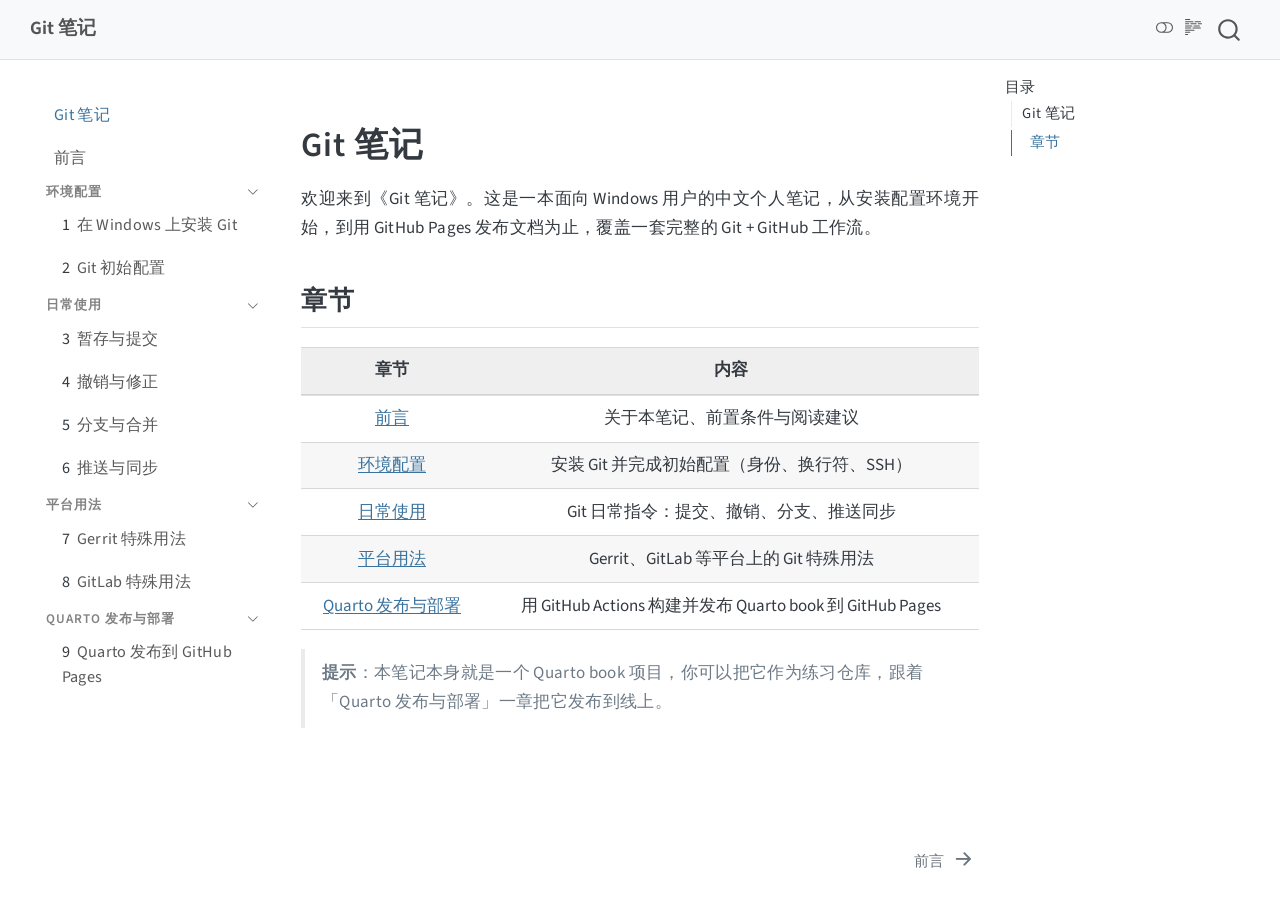
<file: index.html>
<!DOCTYPE html>
<html xmlns="http://www.w3.org/1999/xhtml" lang="zh-CN" xml:lang="zh-CN"><head>

<meta charset="utf-8">
<meta name="generator" content="quarto-1.10.18">

<meta name="viewport" content="width=device-width, initial-scale=1.0, user-scalable=yes">


<title>Git 笔记</title>
<style>
/* Default styles provided by pandoc.
** See https://pandoc.org/MANUAL.html#variables-for-html for config info.
*/
span.smallcaps{font-variant: small-caps;}
div.columns{display: flex; gap: 1.5em;}
div.column{flex: auto;}
@media screen {
div.columns{gap: min(4vw, 1.5em);}
div.column{overflow-x: auto;}
}
div.hanging-indent{margin-left: 1.5em; text-indent: -1.5em;}
ul.task-list{list-style: none;}
ul.task-list li input[type="checkbox"] {
  width: 0.8em;
  margin: 0 0.8em 0.2em -1em; /* quarto-specific, see https://github.com/quarto-dev/quarto-cli/issues/4556 */ 
  vertical-align: middle;
}
</style>


<script src="site_libs/quarto-nav/quarto-nav.js"></script>
<script src="site_libs/clipboard/clipboard.min.js"></script>
<script src="site_libs/quarto-search/autocomplete.umd.js"></script>
<script src="site_libs/quarto-search/fuse.min.js"></script>
<script src="site_libs/quarto-search/quarto-search.js"></script>
<meta name="quarto:offset" content="./">
<link href="./chapters/preface/index.html" rel="next">
<script src="site_libs/quarto-html/quarto.js" type="module"></script>
<script src="site_libs/quarto-html/tabsets/tabsets.js" type="module"></script>
<script src="site_libs/quarto-html/popper.min.js"></script>
<script src="site_libs/quarto-html/tippy.umd.min.js"></script>
<script src="site_libs/quarto-html/anchor.min.js"></script>
<link href="site_libs/quarto-html/tippy.css" rel="stylesheet">
<link href="site_libs/quarto-html/quarto-syntax-highlighting-e347d60d51bb0b3465b414e51dcba63e.css" rel="stylesheet" class="quarto-color-scheme" id="quarto-text-highlighting-styles">
<link href="site_libs/quarto-html/quarto-syntax-highlighting-dark-0b1f991575ba0ef35bfe88b57a77b946.css" rel="stylesheet" class="quarto-color-scheme quarto-color-alternate" id="quarto-text-highlighting-styles">
<link href="site_libs/quarto-html/quarto-syntax-highlighting-e347d60d51bb0b3465b414e51dcba63e.css" rel="stylesheet" class="quarto-color-scheme-extra" id="quarto-text-highlighting-styles">
<script src="site_libs/bootstrap/bootstrap.min.js"></script>
<link href="site_libs/bootstrap/bootstrap-icons.css" rel="stylesheet">
<link href="site_libs/bootstrap/bootstrap-886b1fad45ea02e1037dd06015e8bb17.min.css" rel="stylesheet" append-hash="true" class="quarto-color-scheme" id="quarto-bootstrap" data-mode="light">
<link href="site_libs/bootstrap/bootstrap-dark-6c51bd75c20ca3b06d45d5774f5599c0.min.css" rel="stylesheet" append-hash="true" class="quarto-color-scheme quarto-color-alternate" id="quarto-bootstrap" data-mode="dark">
<link href="site_libs/bootstrap/bootstrap-886b1fad45ea02e1037dd06015e8bb17.min.css" rel="stylesheet" append-hash="true" class="quarto-color-scheme-extra" id="quarto-bootstrap" data-mode="light">
<script id="quarto-search-options" type="application/json">{
  "location": "navbar",
  "copy-button": false,
  "collapse-after": 3,
  "panel-placement": "end",
  "type": "overlay",
  "limit": 50,
  "keyboard-shortcut": [
    "f",
    "/",
    "s"
  ],
  "language": {
    "search-no-results-text": "没有结果",
    "search-matching-documents-text": "匹配的文档",
    "search-copy-link-title": "复制搜索链接",
    "search-hide-matches-text": "隐藏其它匹配结果",
    "search-more-match-text": "更多匹配结果",
    "search-more-matches-text": "更多匹配结果",
    "search-clear-button-title": "清除",
    "search-text-placeholder": "",
    "search-detached-cancel-button-title": "取消",
    "search-submit-button-title": "提交",
    "search-label": "搜索"
  }
}</script>


</head>

<body class="nav-sidebar floating nav-fixed quarto-light"><script id="quarto-html-before-body" type="application/javascript">
    const toggleBodyColorMode = (bsSheetEl) => {
      const mode = bsSheetEl.getAttribute("data-mode");
      const bodyEl = window.document.querySelector("body");
      if (mode === "dark") {
        bodyEl.classList.add("quarto-dark");
        bodyEl.classList.remove("quarto-light");
      } else {
        bodyEl.classList.add("quarto-light");
        bodyEl.classList.remove("quarto-dark");
      }
    }
    const toggleBodyColorPrimary = () => {
      const bsSheetEl = window.document.querySelector("link#quarto-bootstrap:not([rel=disabled-stylesheet])");
      if (bsSheetEl) {
        toggleBodyColorMode(bsSheetEl);
      }
    }
    const setColorSchemeToggle = (alternate) => {
      const toggles = window.document.querySelectorAll('.quarto-color-scheme-toggle');
      for (let i=0; i < toggles.length; i++) {
        const toggle = toggles[i];
        if (toggle) {
          if (alternate) {
            toggle.classList.add("alternate");
          } else {
            toggle.classList.remove("alternate");
          }
        }
      }
    };
    const toggleColorMode = (alternate) => {
      // Switch the stylesheets
      const primaryStylesheets = window.document.querySelectorAll('link.quarto-color-scheme:not(.quarto-color-alternate)');
      const alternateStylesheets = window.document.querySelectorAll('link.quarto-color-scheme.quarto-color-alternate');
      manageTransitions('#quarto-margin-sidebar .nav-link', false);
      if (alternate) {
        // note: dark is layered on light, we don't disable primary!
        enableStylesheet(alternateStylesheets);
        for (const sheetNode of alternateStylesheets) {
          if (sheetNode.id === "quarto-bootstrap") {
            toggleBodyColorMode(sheetNode);
          }
        }
      } else {
        disableStylesheet(alternateStylesheets);
        enableStylesheet(primaryStylesheets)
        toggleBodyColorPrimary();
      }
      manageTransitions('#quarto-margin-sidebar .nav-link', true);
      // Switch the toggles
      setColorSchemeToggle(alternate)
      // Hack to workaround the fact that safari doesn't
      // properly recolor the scrollbar when toggling (#1455)
      if (navigator.userAgent.indexOf('Safari') > 0 && navigator.userAgent.indexOf('Chrome') == -1) {
        manageTransitions("body", false);
        window.scrollTo(0, 1);
        setTimeout(() => {
          window.scrollTo(0, 0);
          manageTransitions("body", true);
        }, 40);
      }
    }
    const disableStylesheet = (stylesheets) => {
      for (let i=0; i < stylesheets.length; i++) {
        const stylesheet = stylesheets[i];
        stylesheet.rel = 'disabled-stylesheet';
      }
    }
    const enableStylesheet = (stylesheets) => {
      for (let i=0; i < stylesheets.length; i++) {
        const stylesheet = stylesheets[i];
        if(stylesheet.rel !== 'stylesheet') { // for Chrome, which will still FOUC without this check
          stylesheet.rel = 'stylesheet';
        }
      }
    }
    const manageTransitions = (selector, allowTransitions) => {
      const els = window.document.querySelectorAll(selector);
      for (let i=0; i < els.length; i++) {
        const el = els[i];
        if (allowTransitions) {
          el.classList.remove('notransition');
        } else {
          el.classList.add('notransition');
        }
      }
    }
    const isFileUrl = () => {
      return window.location.protocol === 'file:';
    }
    const hasAlternateSentinel = () => {
      let styleSentinel = getColorSchemeSentinel();
      if (styleSentinel !== null) {
        return styleSentinel === "alternate";
      } else {
        return false;
      }
    }
    const setStyleSentinel = (alternate) => {
      const value = alternate ? "alternate" : "default";
      if (!isFileUrl()) {
        window.localStorage.setItem("quarto-color-scheme", value);
      } else {
        localAlternateSentinel = value;
      }
    }
    const getColorSchemeSentinel = () => {
      if (!isFileUrl()) {
        const storageValue = window.localStorage.getItem("quarto-color-scheme");
        return storageValue != null ? storageValue : localAlternateSentinel;
      } else {
        return localAlternateSentinel;
      }
    }
    const toggleGiscusIfUsed = (isAlternate, darkModeDefault) => {
      const baseTheme = document.querySelector('#giscus-base-theme')?.value ?? 'light';
      const alternateTheme = document.querySelector('#giscus-alt-theme')?.value ?? 'dark';
      let newTheme = '';
      if(authorPrefersDark) {
        newTheme = isAlternate ? baseTheme : alternateTheme;
      } else {
        newTheme = isAlternate ? alternateTheme : baseTheme;
      }
      const changeGiscusTheme = () => {
        // From: https://github.com/giscus/giscus/issues/336
        const sendMessage = (message) => {
          const iframe = document.querySelector('iframe.giscus-frame');
          if (!iframe) return;
          iframe.contentWindow.postMessage({ giscus: message }, 'https://giscus.app');
        }
        sendMessage({
          setConfig: {
            theme: newTheme
          }
        });
      }
      const isGiscussLoaded = window.document.querySelector('iframe.giscus-frame') !== null;
      if (isGiscussLoaded) {
        changeGiscusTheme();
      }
    };
    const authorPrefersDark = false;
    const queryPrefersDark = window.matchMedia('(prefers-color-scheme: dark)');
    const darkModeDefault = queryPrefersDark.matches;
      document.querySelector('link#quarto-text-highlighting-styles.quarto-color-scheme-extra').rel = 'disabled-stylesheet';
      document.querySelector('link#quarto-bootstrap.quarto-color-scheme-extra').rel = 'disabled-stylesheet';
    let localAlternateSentinel = darkModeDefault ? 'alternate' : 'default';
    // Dark / light mode switch
    window.quartoToggleColorScheme = () => {
      // Read the current dark / light value
      let toAlternate = !hasAlternateSentinel();
      toggleColorMode(toAlternate);
      setStyleSentinel(toAlternate);
      toggleGiscusIfUsed(toAlternate, darkModeDefault);
      window.dispatchEvent(new Event('resize'));
    };
    queryPrefersDark.addEventListener("change", e => {
      if(window.localStorage.getItem("quarto-color-scheme") !== null)
        return;
      const alternate = e.matches
      toggleColorMode(alternate);
      localAlternateSentinel = e.matches ? 'alternate' : 'default'; // this is used alongside local storage!
      toggleGiscusIfUsed(alternate, darkModeDefault);
    });
    // Switch to dark mode if need be
    if (hasAlternateSentinel()) {
      toggleColorMode(true);
    } else {
      toggleColorMode(false);
    }
  </script>

<div id="quarto-search-results"></div>
  <header id="quarto-header" class="headroom fixed-top">
    <nav class="navbar navbar-expand-lg " data-bs-theme="dark">
      <div class="navbar-container container-fluid">
      <div class="navbar-brand-container mx-auto">
    <a class="navbar-brand" href="./index.html">
    <span class="navbar-title">Git 笔记</span>
    </a>
  </div>
        <div class="quarto-navbar-tools tools-end">
  <a href="" class="quarto-color-scheme-toggle quarto-navigation-tool  px-1" onclick="window.quartoToggleColorScheme(); return false;" title="切换深色模式"><i class="bi"></i></a>
  <a href="" class="quarto-reader-toggle quarto-navigation-tool px-1" onclick="window.quartoToggleReader(); return false;" title="切换阅读器模式">
  <div class="quarto-reader-toggle-btn">
  <i class="bi"></i>
  </div>
</a>
</div>
          <div id="quarto-search" class="" title="搜索"></div>
      </div> <!-- /container-fluid -->
    </nav>
  <nav class="quarto-secondary-nav">
    <div class="container-fluid d-flex">
      <button type="button" class="quarto-btn-toggle btn" data-bs-toggle="collapse" role="button" data-bs-target=".quarto-sidebar-collapse-item" aria-controls="quarto-sidebar" aria-expanded="false" aria-label="展开或折叠侧边栏导航" onclick="if (window.quartoToggleHeadroom) { window.quartoToggleHeadroom(); }">
        <i class="bi bi-layout-text-sidebar-reverse"></i>
      </button>
        <nav class="quarto-page-breadcrumbs" aria-label="breadcrumb"><ol class="breadcrumb"><li class="breadcrumb-item"><a href="./index.html">Git 笔记</a></li></ol></nav>
        <a class="flex-grow-1" role="navigation" data-bs-toggle="collapse" data-bs-target=".quarto-sidebar-collapse-item" aria-controls="quarto-sidebar" aria-expanded="false" aria-label="展开或折叠侧边栏导航" onclick="if (window.quartoToggleHeadroom) { window.quartoToggleHeadroom(); }">      
        </a>
    </div>
  </nav>
</header>
<!-- content -->
<div id="quarto-content" class="quarto-container page-columns page-rows-contents page-layout-article page-navbar">
<!-- sidebar -->
  <nav id="quarto-sidebar" class="sidebar collapse collapse-horizontal quarto-sidebar-collapse-item sidebar-navigation floating overflow-auto">
    <div class="sidebar-menu-container"> 
    <ul class="list-unstyled mt-1">
        <li class="sidebar-item">
  <div class="sidebar-item-container"> 
  <a href="./index.html" class="sidebar-item-text sidebar-link active">
 <span class="menu-text">Git 笔记</span></a>
  </div>
</li>
        <li class="sidebar-item">
  <div class="sidebar-item-container"> 
  <a href="./chapters/preface/index.html" class="sidebar-item-text sidebar-link">
 <span class="menu-text">前言</span></a>
  </div>
</li>
        <li class="sidebar-item sidebar-item-section">
      <div class="sidebar-item-container"> 
            <a class="sidebar-item-text sidebar-link text-start" data-bs-toggle="collapse" data-bs-target="#quarto-sidebar-section-1" role="navigation" aria-expanded="true">
 <span class="menu-text">环境配置</span></a>
          <a class="sidebar-item-toggle text-start" data-bs-toggle="collapse" data-bs-target="#quarto-sidebar-section-1" role="navigation" aria-expanded="true" aria-label="展开或折叠此栏">
            <i class="bi bi-chevron-right ms-2"></i>
          </a> 
      </div>
      <ul id="quarto-sidebar-section-1" class="collapse list-unstyled sidebar-section depth1 show">  
          <li class="sidebar-item">
  <div class="sidebar-item-container"> 
  <a href="./chapters/setup/install-windows.html" class="sidebar-item-text sidebar-link">
 <span class="menu-text"><span class="chapter-number">1</span>&nbsp; <span class="chapter-title">在 Windows 上安装 Git</span></span></a>
  </div>
</li>
          <li class="sidebar-item">
  <div class="sidebar-item-container"> 
  <a href="./chapters/setup/common-config.html" class="sidebar-item-text sidebar-link">
 <span class="menu-text"><span class="chapter-number">2</span>&nbsp; <span class="chapter-title">Git 初始配置</span></span></a>
  </div>
</li>
      </ul>
  </li>
        <li class="sidebar-item sidebar-item-section">
      <div class="sidebar-item-container"> 
            <a class="sidebar-item-text sidebar-link text-start" data-bs-toggle="collapse" data-bs-target="#quarto-sidebar-section-2" role="navigation" aria-expanded="true">
 <span class="menu-text">日常使用</span></a>
          <a class="sidebar-item-toggle text-start" data-bs-toggle="collapse" data-bs-target="#quarto-sidebar-section-2" role="navigation" aria-expanded="true" aria-label="展开或折叠此栏">
            <i class="bi bi-chevron-right ms-2"></i>
          </a> 
      </div>
      <ul id="quarto-sidebar-section-2" class="collapse list-unstyled sidebar-section depth1 show">  
          <li class="sidebar-item">
  <div class="sidebar-item-container"> 
  <a href="./chapters/daily/commit.html" class="sidebar-item-text sidebar-link">
 <span class="menu-text"><span class="chapter-number">3</span>&nbsp; <span class="chapter-title">暂存与提交</span></span></a>
  </div>
</li>
          <li class="sidebar-item">
  <div class="sidebar-item-container"> 
  <a href="./chapters/daily/undo.html" class="sidebar-item-text sidebar-link">
 <span class="menu-text"><span class="chapter-number">4</span>&nbsp; <span class="chapter-title">撤销与修正</span></span></a>
  </div>
</li>
          <li class="sidebar-item">
  <div class="sidebar-item-container"> 
  <a href="./chapters/daily/branch.html" class="sidebar-item-text sidebar-link">
 <span class="menu-text"><span class="chapter-number">5</span>&nbsp; <span class="chapter-title">分支与合并</span></span></a>
  </div>
</li>
          <li class="sidebar-item">
  <div class="sidebar-item-container"> 
  <a href="./chapters/daily/remote.html" class="sidebar-item-text sidebar-link">
 <span class="menu-text"><span class="chapter-number">6</span>&nbsp; <span class="chapter-title">推送与同步</span></span></a>
  </div>
</li>
      </ul>
  </li>
        <li class="sidebar-item sidebar-item-section">
      <div class="sidebar-item-container"> 
            <a class="sidebar-item-text sidebar-link text-start" data-bs-toggle="collapse" data-bs-target="#quarto-sidebar-section-3" role="navigation" aria-expanded="true">
 <span class="menu-text">平台用法</span></a>
          <a class="sidebar-item-toggle text-start" data-bs-toggle="collapse" data-bs-target="#quarto-sidebar-section-3" role="navigation" aria-expanded="true" aria-label="展开或折叠此栏">
            <i class="bi bi-chevron-right ms-2"></i>
          </a> 
      </div>
      <ul id="quarto-sidebar-section-3" class="collapse list-unstyled sidebar-section depth1 show">  
          <li class="sidebar-item">
  <div class="sidebar-item-container"> 
  <a href="./chapters/platforms/gerrit.html" class="sidebar-item-text sidebar-link">
 <span class="menu-text"><span class="chapter-number">7</span>&nbsp; <span class="chapter-title">Gerrit 特殊用法</span></span></a>
  </div>
</li>
          <li class="sidebar-item">
  <div class="sidebar-item-container"> 
  <a href="./chapters/platforms/gitlab.html" class="sidebar-item-text sidebar-link">
 <span class="menu-text"><span class="chapter-number">8</span>&nbsp; <span class="chapter-title">GitLab 特殊用法</span></span></a>
  </div>
</li>
      </ul>
  </li>
        <li class="sidebar-item sidebar-item-section">
      <div class="sidebar-item-container"> 
            <a class="sidebar-item-text sidebar-link text-start" data-bs-toggle="collapse" data-bs-target="#quarto-sidebar-section-4" role="navigation" aria-expanded="true">
 <span class="menu-text">Quarto 发布与部署</span></a>
          <a class="sidebar-item-toggle text-start" data-bs-toggle="collapse" data-bs-target="#quarto-sidebar-section-4" role="navigation" aria-expanded="true" aria-label="展开或折叠此栏">
            <i class="bi bi-chevron-right ms-2"></i>
          </a> 
      </div>
      <ul id="quarto-sidebar-section-4" class="collapse list-unstyled sidebar-section depth1 show">  
          <li class="sidebar-item">
  <div class="sidebar-item-container"> 
  <a href="./chapters/quarto-publish/github-pages.html" class="sidebar-item-text sidebar-link">
 <span class="menu-text"><span class="chapter-number">9</span>&nbsp; <span class="chapter-title">Quarto 发布到 GitHub Pages</span></span></a>
  </div>
</li>
      </ul>
  </li>
    </ul>
    </div>
</nav>
<div id="quarto-sidebar-glass" class="quarto-sidebar-collapse-item" data-bs-toggle="collapse" data-bs-target=".quarto-sidebar-collapse-item"></div>
<!-- margin-sidebar -->
    <div id="quarto-margin-sidebar" class="sidebar margin-sidebar">
        <nav id="TOC" role="doc-toc" class="toc-active">
    <h2 id="toc-title">目录</h2>
   
  <ul>
  <li><a href="#git-笔记" id="toc-git-笔记" class="nav-link active" data-scroll-target="#git-笔记">Git 笔记</a>
  <ul class="collapse">
  <li><a href="#章节" id="toc-章节" class="nav-link" data-scroll-target="#章节">章节</a></li>
  </ul></li>
  </ul>
</nav>
    </div>
<!-- main -->
<main class="content" id="quarto-document-content">


<header id="title-block-header" class="quarto-title-block default">
<div class="quarto-title">
<h1 class="title">Git 笔记</h1>
<p class="subtitle lead">从环境配置到 GitHub Pages 发布</p>
</div>



<div class="quarto-title-meta">

    
  
    
  </div>
  


</header>


<section id="git-笔记" class="level1 unnumbered">
<h1 class="unnumbered">Git 笔记</h1>
<p>欢迎来到《Git 笔记》。这是一本面向 Windows 用户的中文个人笔记，从安装配置环境开始，到用 GitHub Pages 发布文档为止，覆盖一套完整的 Git + GitHub 工作流。</p>
<section id="章节" class="level2 unnumbered">
<h2 class="unnumbered anchored" data-anchor-id="章节">章节</h2>
<table class="caption-top table">
<thead>
<tr class="header">
<th>章节</th>
<th>内容</th>
</tr>
</thead>
<tbody>
<tr class="odd">
<td><a href="./chapters/preface/index.html">前言</a></td>
<td>关于本笔记、前置条件与阅读建议</td>
</tr>
<tr class="even">
<td><a href="./chapters/setup/install-windows.html">环境配置</a></td>
<td>安装 Git 并完成初始配置（身份、换行符、SSH）</td>
</tr>
<tr class="odd">
<td><a href="./chapters/daily/commit.html">日常使用</a></td>
<td>Git 日常指令：提交、撤销、分支、推送同步</td>
</tr>
<tr class="even">
<td><a href="./chapters/platforms/gerrit.html">平台用法</a></td>
<td>Gerrit、GitLab 等平台上的 Git 特殊用法</td>
</tr>
<tr class="odd">
<td><a href="./chapters/quarto-publish/github-pages.html">Quarto 发布与部署</a></td>
<td>用 GitHub Actions 构建并发布 Quarto book 到 GitHub Pages</td>
</tr>
</tbody>
</table>
<blockquote class="blockquote">
<p><strong>提示</strong>：本笔记本身就是一个 Quarto book 项目，你可以把它作为练习仓库，跟着「Quarto 发布与部署」一章把它发布到线上。</p>
</blockquote>


</section>
</section>

</main> <!-- /main -->
<script id="quarto-html-after-body" type="application/javascript">
  window.document.addEventListener("DOMContentLoaded", function (event) {
    // Ensure there is a toggle, if there isn't float one in the top right
    if (window.document.querySelector('.quarto-color-scheme-toggle') === null) {
      const a = window.document.createElement('a');
      a.classList.add('top-right');
      a.classList.add('quarto-color-scheme-toggle');
      a.href = "";
      a.onclick = function() { try { window.quartoToggleColorScheme(); } catch {} return false; };
      const i = window.document.createElement("i");
      i.classList.add('bi');
      a.appendChild(i);
      window.document.body.appendChild(a);
    }
    setColorSchemeToggle(hasAlternateSentinel())
    const icon = "";
    const anchorJS = new window.AnchorJS();
    anchorJS.options = {
      placement: 'right',
      icon: icon
    };
    anchorJS.add('.anchored');
    const isCodeAnnotation = (el) => {
      for (const clz of el.classList) {
        if (clz.startsWith('code-annotation-')) {                     
          return true;
        }
      }
      return false;
    }
    const onCopySuccess = function(e) {
      // button target
      const button = e.trigger;
      // don't keep focus
      button.blur();
      // flash "checked"
      button.classList.add('code-copy-button-checked');
      var currentTitle = button.getAttribute("title");
      button.setAttribute("title", "已复制");
      let tooltip;
      if (window.bootstrap) {
        button.setAttribute("data-bs-toggle", "tooltip");
        button.setAttribute("data-bs-placement", "left");
        button.setAttribute("data-bs-title", "已复制");
        tooltip = new bootstrap.Tooltip(button, 
          { trigger: "manual", 
            customClass: "code-copy-button-tooltip",
            offset: [0, -8]});
        tooltip.show();    
      }
      setTimeout(function() {
        if (tooltip) {
          tooltip.hide();
          button.removeAttribute("data-bs-title");
          button.removeAttribute("data-bs-toggle");
          button.removeAttribute("data-bs-placement");
        }
        button.setAttribute("title", currentTitle);
        button.classList.remove('code-copy-button-checked');
      }, 1000);
      // clear code selection
      e.clearSelection();
    }
    const getTextToCopy = function(trigger) {
      const outerScaffold = trigger.parentElement.cloneNode(true);
      const codeEl = outerScaffold.querySelector('code');
      for (const childEl of codeEl.children) {
        if (isCodeAnnotation(childEl)) {
          childEl.remove();
        }
      }
      return codeEl.innerText;
    }
    const clipboard = new window.ClipboardJS('.code-copy-button:not([data-in-quarto-modal])', {
      text: getTextToCopy
    });
    clipboard.on('success', onCopySuccess);
    if (window.document.getElementById('quarto-embedded-source-code-modal')) {
      const clipboardModal = new window.ClipboardJS('.code-copy-button[data-in-quarto-modal]', {
        text: getTextToCopy,
        container: window.document.getElementById('quarto-embedded-source-code-modal')
      });
      clipboardModal.on('success', onCopySuccess);
    }
      var localhostRegex = new RegExp(/^(?:http|https):\/\/localhost\:?[0-9]*\//);
      var mailtoRegex = new RegExp(/^mailto:/);
        var filterRegex = new RegExp('/' + window.location.host + '/');
      var isInternal = (href) => {
          return filterRegex.test(href) || localhostRegex.test(href) || mailtoRegex.test(href);
      }
      // Inspect non-navigation links and adorn them if external
     var links = window.document.querySelectorAll('a[href]:not(.nav-link):not(.navbar-brand):not(.toc-action):not(.sidebar-link):not(.sidebar-item-toggle):not(.pagination-link):not(.no-external):not([aria-hidden]):not(.dropdown-item):not(.quarto-navigation-tool):not(.about-link)');
      for (var i=0; i<links.length; i++) {
        const link = links[i];
        if (!isInternal(link.href)) {
          // undo the damage that might have been done by quarto-nav.js in the case of
          // links that we want to consider external
          if (link.dataset.originalHref !== undefined) {
            link.href = link.dataset.originalHref;
          }
        }
      }
    function tippyHover(el, contentFn, onTriggerFn, onUntriggerFn) {
      const config = {
        allowHTML: true,
        maxWidth: 500,
        delay: 100,
        arrow: false,
        appendTo: function(el) {
            return el.parentElement;
        },
        interactive: true,
        interactiveBorder: 10,
        theme: 'quarto',
        placement: 'bottom-start',
      };
      if (contentFn) {
        config.content = contentFn;
      }
      if (onTriggerFn) {
        config.onTrigger = onTriggerFn;
      }
      if (onUntriggerFn) {
        config.onUntrigger = onUntriggerFn;
      }
      window.tippy(el, config); 
    }
    const noterefs = window.document.querySelectorAll('a[role="doc-noteref"]');
    for (var i=0; i<noterefs.length; i++) {
      const ref = noterefs[i];
      tippyHover(ref, function() {
        // use id or data attribute instead here
        let href = ref.getAttribute('data-footnote-href') || ref.getAttribute('href');
        try { href = new URL(href).hash; } catch {}
        const id = href.replace(/^#\/?/, "");
        const note = window.document.getElementById(id);
        if (note) {
          return note.innerHTML;
        } else {
          return "";
        }
      });
    }
    const xrefs = window.document.querySelectorAll('a.quarto-xref');
    const processXRef = (id, note) => {
      // Strip column container classes
      const stripColumnClz = (el) => {
        el.classList.remove("page-full", "page-columns");
        if (el.children) {
          for (const child of el.children) {
            stripColumnClz(child);
          }
        }
      }
      stripColumnClz(note)
      if (id === null || id.startsWith('sec-')) {
        // Special case sections, only their first couple elements
        const container = document.createElement("div");
        if (note.children && note.children.length > 2) {
          container.appendChild(note.children[0].cloneNode(true));
          for (let i = 1; i < note.children.length; i++) {
            const child = note.children[i];
            if (child.tagName === "P" && child.innerText === "") {
              continue;
            } else {
              container.appendChild(child.cloneNode(true));
              break;
            }
          }
          if (window.Quarto?.typesetMath) {
            window.Quarto.typesetMath(container);
          }
          return container.innerHTML
        } else {
          if (window.Quarto?.typesetMath) {
            window.Quarto.typesetMath(note);
          }
          return note.innerHTML;
        }
      } else {
        // Remove any anchor links if they are present
        const anchorLink = note.querySelector('a.anchorjs-link');
        if (anchorLink) {
          anchorLink.remove();
        }
        if (window.Quarto?.typesetMath) {
          window.Quarto.typesetMath(note);
        }
        if (note.classList.contains("callout")) {
          return note.outerHTML;
        } else {
          return note.innerHTML;
        }
      }
    }
    for (var i=0; i<xrefs.length; i++) {
      const xref = xrefs[i];
      tippyHover(xref, undefined, function(instance) {
        instance.disable();
        let url = xref.getAttribute('href');
        let hash = undefined; 
        if (url.startsWith('#')) {
          hash = url;
        } else {
          try { hash = new URL(url).hash; } catch {}
        }
        if (hash) {
          const id = hash.replace(/^#\/?/, "");
          const note = window.document.getElementById(id);
          if (note !== null) {
            try {
              const html = processXRef(id, note.cloneNode(true));
              instance.setContent(html);
            } finally {
              instance.enable();
              instance.show();
            }
          } else {
            // See if we can fetch this
            fetch(url.split('#')[0])
            .then(res => res.text())
            .then(html => {
              const parser = new DOMParser();
              const htmlDoc = parser.parseFromString(html, "text/html");
              const note = htmlDoc.getElementById(id);
              if (note !== null) {
                const html = processXRef(id, note);
                instance.setContent(html);
              } 
            }).finally(() => {
              instance.enable();
              instance.show();
            });
          }
        } else {
          // See if we can fetch a full url (with no hash to target)
          // This is a special case and we should probably do some content thinning / targeting
          fetch(url)
          .then(res => res.text())
          .then(html => {
            const parser = new DOMParser();
            const htmlDoc = parser.parseFromString(html, "text/html");
            const note = htmlDoc.querySelector('main.content');
            if (note !== null) {
              // This should only happen for chapter cross references
              // (since there is no id in the URL)
              // remove the first header
              if (note.children.length > 0 && note.children[0].tagName === "HEADER") {
                note.children[0].remove();
              }
              const html = processXRef(null, note);
              instance.setContent(html);
            } 
          }).finally(() => {
            instance.enable();
            instance.show();
          });
        }
      }, function(instance) {
      });
    }
        let selectedAnnoteEl;
        const selectorForAnnotation = ( cell, annotation) => {
          let cellAttr = 'data-code-cell="' + cell + '"';
          let lineAttr = 'data-code-annotation="' +  annotation + '"';
          const selector = 'span[' + cellAttr + '][' + lineAttr + ']';
          return selector;
        }
        const selectCodeLines = (annoteEl) => {
          const doc = window.document;
          const targetCell = annoteEl.getAttribute("data-target-cell");
          const targetAnnotation = annoteEl.getAttribute("data-target-annotation");
          const annoteSpan = window.document.querySelector(selectorForAnnotation(targetCell, targetAnnotation));
          const lines = annoteSpan.getAttribute("data-code-lines").split(",");
          const lineIds = lines.map((line) => {
            return targetCell + "-" + line;
          })
          let top = null;
          let height = null;
          let parent = null;
          if (lineIds.length > 0) {
              //compute the position of the single el (top and bottom and make a div)
              const el = window.document.getElementById(lineIds[0]);
              top = el.offsetTop;
              height = el.offsetHeight;
              parent = el.parentElement.parentElement;
            if (lineIds.length > 1) {
              const lastEl = window.document.getElementById(lineIds[lineIds.length - 1]);
              const bottom = lastEl.offsetTop + lastEl.offsetHeight;
              height = bottom - top;
            }
            if (top !== null && height !== null && parent !== null) {
              // cook up a div (if necessary) and position it 
              let div = window.document.getElementById("code-annotation-line-highlight");
              if (div === null) {
                div = window.document.createElement("div");
                div.setAttribute("id", "code-annotation-line-highlight");
                div.style.position = 'absolute';
                parent.appendChild(div);
              }
              div.style.top = top - 2 + "px";
              div.style.height = height + 4 + "px";
              div.style.left = 0;
              let gutterDiv = window.document.getElementById("code-annotation-line-highlight-gutter");
              if (gutterDiv === null) {
                gutterDiv = window.document.createElement("div");
                gutterDiv.setAttribute("id", "code-annotation-line-highlight-gutter");
                gutterDiv.style.position = 'absolute';
                const codeCell = window.document.getElementById(targetCell);
                const gutter = codeCell.querySelector('.code-annotation-gutter');
                gutter.appendChild(gutterDiv);
              }
              gutterDiv.style.top = top - 2 + "px";
              gutterDiv.style.height = height + 4 + "px";
            }
            selectedAnnoteEl = annoteEl;
          }
        };
        const unselectCodeLines = () => {
          const elementsIds = ["code-annotation-line-highlight", "code-annotation-line-highlight-gutter"];
          elementsIds.forEach((elId) => {
            const div = window.document.getElementById(elId);
            if (div) {
              div.remove();
            }
          });
          selectedAnnoteEl = undefined;
        };
          // Handle positioning of the toggle
      window.addEventListener(
        "resize",
        throttle(() => {
          elRect = undefined;
          if (selectedAnnoteEl) {
            selectCodeLines(selectedAnnoteEl);
          }
        }, 10)
      );
      function throttle(fn, ms) {
      let throttle = false;
      let timer;
        return (...args) => {
          if(!throttle) { // first call gets through
              fn.apply(this, args);
              throttle = true;
          } else { // all the others get throttled
              if(timer) clearTimeout(timer); // cancel #2
              timer = setTimeout(() => {
                fn.apply(this, args);
                timer = throttle = false;
              }, ms);
          }
        };
      }
        // Attach click handler to the DT
        const annoteDls = window.document.querySelectorAll('dt[data-target-cell]');
        for (const annoteDlNode of annoteDls) {
          annoteDlNode.addEventListener('click', (event) => {
            const clickedEl = event.target;
            if (clickedEl !== selectedAnnoteEl) {
              unselectCodeLines();
              const activeEl = window.document.querySelector('dt[data-target-cell].code-annotation-active');
              if (activeEl) {
                activeEl.classList.remove('code-annotation-active');
              }
              selectCodeLines(clickedEl);
              clickedEl.classList.add('code-annotation-active');
            } else {
              // Unselect the line
              unselectCodeLines();
              clickedEl.classList.remove('code-annotation-active');
            }
          });
        }
    const findCites = (el) => {
      const parentEl = el.parentElement;
      if (parentEl) {
        const cites = parentEl.dataset.cites;
        if (cites) {
          return {
            el,
            cites: cites.split(' ')
          };
        } else {
          return findCites(el.parentElement)
        }
      } else {
        return undefined;
      }
    };
    var bibliorefs = window.document.querySelectorAll('a[role="doc-biblioref"]');
    for (var i=0; i<bibliorefs.length; i++) {
      const ref = bibliorefs[i];
      const citeInfo = findCites(ref);
      if (citeInfo) {
        tippyHover(citeInfo.el, function() {
          var popup = window.document.createElement('div');
          citeInfo.cites.forEach(function(cite) {
            var citeDiv = window.document.createElement('div');
            citeDiv.classList.add('hanging-indent');
            citeDiv.classList.add('csl-entry');
            var biblioDiv = window.document.getElementById('ref-' + cite);
            if (biblioDiv) {
              citeDiv.innerHTML = biblioDiv.innerHTML;
            }
            popup.appendChild(citeDiv);
          });
          return popup.innerHTML;
        });
      }
    }
  });
  </script>
<nav class="page-navigation">
  <div class="nav-page nav-page-previous">
  </div>
  <div class="nav-page nav-page-next">
      <a href="./chapters/preface/index.html" class="pagination-link" aria-label="前言">
        <span class="nav-page-text">前言</span> <i class="bi bi-arrow-right-short"></i>
      </a>
  </div>
</nav>
</div> <!-- /content -->




</body></html>
</file>
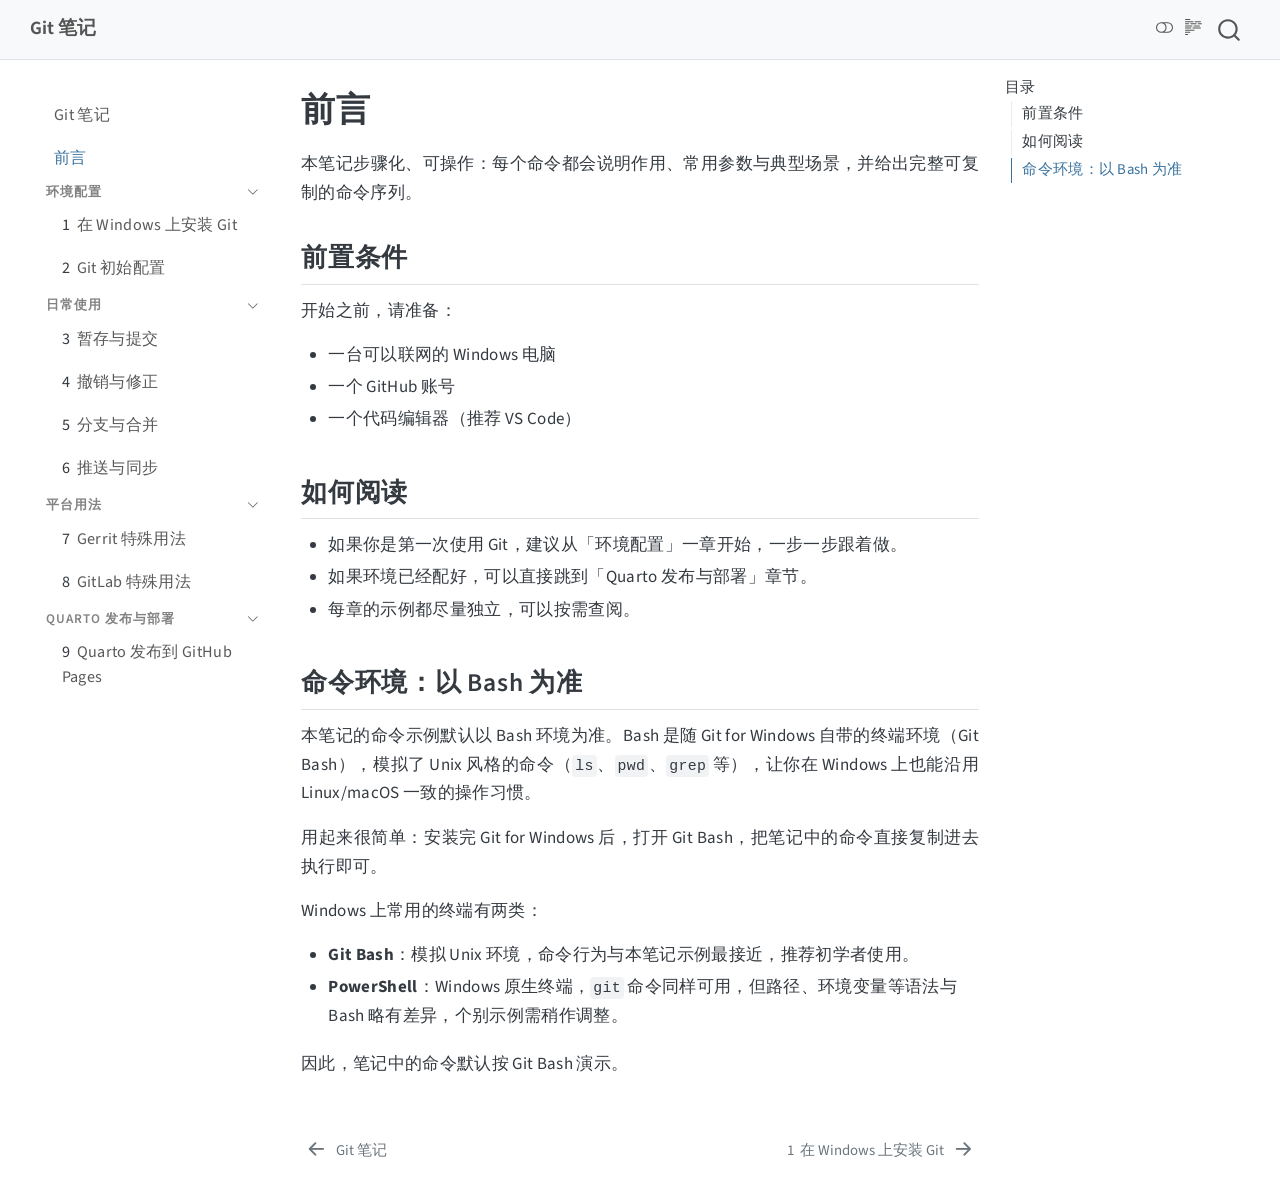
<file: chapters/preface/index.html>
<!DOCTYPE html>
<html xmlns="http://www.w3.org/1999/xhtml" lang="zh-CN" xml:lang="zh-CN"><head>

<meta charset="utf-8">
<meta name="generator" content="quarto-1.10.18">

<meta name="viewport" content="width=device-width, initial-scale=1.0, user-scalable=yes">


<title>前言 – Git 笔记</title>
<style>
/* Default styles provided by pandoc.
** See https://pandoc.org/MANUAL.html#variables-for-html for config info.
*/
span.smallcaps{font-variant: small-caps;}
div.columns{display: flex; gap: 1.5em;}
div.column{flex: auto;}
@media screen {
div.columns{gap: min(4vw, 1.5em);}
div.column{overflow-x: auto;}
}
div.hanging-indent{margin-left: 1.5em; text-indent: -1.5em;}
ul.task-list{list-style: none;}
ul.task-list li input[type="checkbox"] {
  width: 0.8em;
  margin: 0 0.8em 0.2em -1em; /* quarto-specific, see https://github.com/quarto-dev/quarto-cli/issues/4556 */ 
  vertical-align: middle;
}
</style>


<script src="../../site_libs/quarto-nav/quarto-nav.js"></script>
<script src="../../site_libs/clipboard/clipboard.min.js"></script>
<script src="../../site_libs/quarto-search/autocomplete.umd.js"></script>
<script src="../../site_libs/quarto-search/fuse.min.js"></script>
<script src="../../site_libs/quarto-search/quarto-search.js"></script>
<meta name="quarto:offset" content="../../">
<link href="../../chapters/setup/install-windows.html" rel="next">
<link href="../../index.html" rel="prev">
<script src="../../site_libs/quarto-html/quarto.js" type="module"></script>
<script src="../../site_libs/quarto-html/tabsets/tabsets.js" type="module"></script>
<script src="../../site_libs/quarto-html/popper.min.js"></script>
<script src="../../site_libs/quarto-html/tippy.umd.min.js"></script>
<script src="../../site_libs/quarto-html/anchor.min.js"></script>
<link href="../../site_libs/quarto-html/tippy.css" rel="stylesheet">
<link href="../../site_libs/quarto-html/quarto-syntax-highlighting-e347d60d51bb0b3465b414e51dcba63e.css" rel="stylesheet" class="quarto-color-scheme" id="quarto-text-highlighting-styles">
<link href="../../site_libs/quarto-html/quarto-syntax-highlighting-dark-0b1f991575ba0ef35bfe88b57a77b946.css" rel="stylesheet" class="quarto-color-scheme quarto-color-alternate" id="quarto-text-highlighting-styles">
<link href="../../site_libs/quarto-html/quarto-syntax-highlighting-e347d60d51bb0b3465b414e51dcba63e.css" rel="stylesheet" class="quarto-color-scheme-extra" id="quarto-text-highlighting-styles">
<script src="../../site_libs/bootstrap/bootstrap.min.js"></script>
<link href="../../site_libs/bootstrap/bootstrap-icons.css" rel="stylesheet">
<link href="../../site_libs/bootstrap/bootstrap-886b1fad45ea02e1037dd06015e8bb17.min.css" rel="stylesheet" append-hash="true" class="quarto-color-scheme" id="quarto-bootstrap" data-mode="light">
<link href="../../site_libs/bootstrap/bootstrap-dark-6c51bd75c20ca3b06d45d5774f5599c0.min.css" rel="stylesheet" append-hash="true" class="quarto-color-scheme quarto-color-alternate" id="quarto-bootstrap" data-mode="dark">
<link href="../../site_libs/bootstrap/bootstrap-886b1fad45ea02e1037dd06015e8bb17.min.css" rel="stylesheet" append-hash="true" class="quarto-color-scheme-extra" id="quarto-bootstrap" data-mode="light">
<script id="quarto-search-options" type="application/json">{
  "location": "navbar",
  "copy-button": false,
  "collapse-after": 3,
  "panel-placement": "end",
  "type": "overlay",
  "limit": 50,
  "keyboard-shortcut": [
    "f",
    "/",
    "s"
  ],
  "language": {
    "search-no-results-text": "没有结果",
    "search-matching-documents-text": "匹配的文档",
    "search-copy-link-title": "复制搜索链接",
    "search-hide-matches-text": "隐藏其它匹配结果",
    "search-more-match-text": "更多匹配结果",
    "search-more-matches-text": "更多匹配结果",
    "search-clear-button-title": "清除",
    "search-text-placeholder": "",
    "search-detached-cancel-button-title": "取消",
    "search-submit-button-title": "提交",
    "search-label": "搜索"
  }
}</script>


</head>

<body class="nav-sidebar floating nav-fixed quarto-light"><script id="quarto-html-before-body" type="application/javascript">
    const toggleBodyColorMode = (bsSheetEl) => {
      const mode = bsSheetEl.getAttribute("data-mode");
      const bodyEl = window.document.querySelector("body");
      if (mode === "dark") {
        bodyEl.classList.add("quarto-dark");
        bodyEl.classList.remove("quarto-light");
      } else {
        bodyEl.classList.add("quarto-light");
        bodyEl.classList.remove("quarto-dark");
      }
    }
    const toggleBodyColorPrimary = () => {
      const bsSheetEl = window.document.querySelector("link#quarto-bootstrap:not([rel=disabled-stylesheet])");
      if (bsSheetEl) {
        toggleBodyColorMode(bsSheetEl);
      }
    }
    const setColorSchemeToggle = (alternate) => {
      const toggles = window.document.querySelectorAll('.quarto-color-scheme-toggle');
      for (let i=0; i < toggles.length; i++) {
        const toggle = toggles[i];
        if (toggle) {
          if (alternate) {
            toggle.classList.add("alternate");
          } else {
            toggle.classList.remove("alternate");
          }
        }
      }
    };
    const toggleColorMode = (alternate) => {
      // Switch the stylesheets
      const primaryStylesheets = window.document.querySelectorAll('link.quarto-color-scheme:not(.quarto-color-alternate)');
      const alternateStylesheets = window.document.querySelectorAll('link.quarto-color-scheme.quarto-color-alternate');
      manageTransitions('#quarto-margin-sidebar .nav-link', false);
      if (alternate) {
        // note: dark is layered on light, we don't disable primary!
        enableStylesheet(alternateStylesheets);
        for (const sheetNode of alternateStylesheets) {
          if (sheetNode.id === "quarto-bootstrap") {
            toggleBodyColorMode(sheetNode);
          }
        }
      } else {
        disableStylesheet(alternateStylesheets);
        enableStylesheet(primaryStylesheets)
        toggleBodyColorPrimary();
      }
      manageTransitions('#quarto-margin-sidebar .nav-link', true);
      // Switch the toggles
      setColorSchemeToggle(alternate)
      // Hack to workaround the fact that safari doesn't
      // properly recolor the scrollbar when toggling (#1455)
      if (navigator.userAgent.indexOf('Safari') > 0 && navigator.userAgent.indexOf('Chrome') == -1) {
        manageTransitions("body", false);
        window.scrollTo(0, 1);
        setTimeout(() => {
          window.scrollTo(0, 0);
          manageTransitions("body", true);
        }, 40);
      }
    }
    const disableStylesheet = (stylesheets) => {
      for (let i=0; i < stylesheets.length; i++) {
        const stylesheet = stylesheets[i];
        stylesheet.rel = 'disabled-stylesheet';
      }
    }
    const enableStylesheet = (stylesheets) => {
      for (let i=0; i < stylesheets.length; i++) {
        const stylesheet = stylesheets[i];
        if(stylesheet.rel !== 'stylesheet') { // for Chrome, which will still FOUC without this check
          stylesheet.rel = 'stylesheet';
        }
      }
    }
    const manageTransitions = (selector, allowTransitions) => {
      const els = window.document.querySelectorAll(selector);
      for (let i=0; i < els.length; i++) {
        const el = els[i];
        if (allowTransitions) {
          el.classList.remove('notransition');
        } else {
          el.classList.add('notransition');
        }
      }
    }
    const isFileUrl = () => {
      return window.location.protocol === 'file:';
    }
    const hasAlternateSentinel = () => {
      let styleSentinel = getColorSchemeSentinel();
      if (styleSentinel !== null) {
        return styleSentinel === "alternate";
      } else {
        return false;
      }
    }
    const setStyleSentinel = (alternate) => {
      const value = alternate ? "alternate" : "default";
      if (!isFileUrl()) {
        window.localStorage.setItem("quarto-color-scheme", value);
      } else {
        localAlternateSentinel = value;
      }
    }
    const getColorSchemeSentinel = () => {
      if (!isFileUrl()) {
        const storageValue = window.localStorage.getItem("quarto-color-scheme");
        return storageValue != null ? storageValue : localAlternateSentinel;
      } else {
        return localAlternateSentinel;
      }
    }
    const toggleGiscusIfUsed = (isAlternate, darkModeDefault) => {
      const baseTheme = document.querySelector('#giscus-base-theme')?.value ?? 'light';
      const alternateTheme = document.querySelector('#giscus-alt-theme')?.value ?? 'dark';
      let newTheme = '';
      if(authorPrefersDark) {
        newTheme = isAlternate ? baseTheme : alternateTheme;
      } else {
        newTheme = isAlternate ? alternateTheme : baseTheme;
      }
      const changeGiscusTheme = () => {
        // From: https://github.com/giscus/giscus/issues/336
        const sendMessage = (message) => {
          const iframe = document.querySelector('iframe.giscus-frame');
          if (!iframe) return;
          iframe.contentWindow.postMessage({ giscus: message }, 'https://giscus.app');
        }
        sendMessage({
          setConfig: {
            theme: newTheme
          }
        });
      }
      const isGiscussLoaded = window.document.querySelector('iframe.giscus-frame') !== null;
      if (isGiscussLoaded) {
        changeGiscusTheme();
      }
    };
    const authorPrefersDark = false;
    const queryPrefersDark = window.matchMedia('(prefers-color-scheme: dark)');
    const darkModeDefault = queryPrefersDark.matches;
      document.querySelector('link#quarto-text-highlighting-styles.quarto-color-scheme-extra').rel = 'disabled-stylesheet';
      document.querySelector('link#quarto-bootstrap.quarto-color-scheme-extra').rel = 'disabled-stylesheet';
    let localAlternateSentinel = darkModeDefault ? 'alternate' : 'default';
    // Dark / light mode switch
    window.quartoToggleColorScheme = () => {
      // Read the current dark / light value
      let toAlternate = !hasAlternateSentinel();
      toggleColorMode(toAlternate);
      setStyleSentinel(toAlternate);
      toggleGiscusIfUsed(toAlternate, darkModeDefault);
      window.dispatchEvent(new Event('resize'));
    };
    queryPrefersDark.addEventListener("change", e => {
      if(window.localStorage.getItem("quarto-color-scheme") !== null)
        return;
      const alternate = e.matches
      toggleColorMode(alternate);
      localAlternateSentinel = e.matches ? 'alternate' : 'default'; // this is used alongside local storage!
      toggleGiscusIfUsed(alternate, darkModeDefault);
    });
    // Switch to dark mode if need be
    if (hasAlternateSentinel()) {
      toggleColorMode(true);
    } else {
      toggleColorMode(false);
    }
  </script>

<div id="quarto-search-results"></div>
  <header id="quarto-header" class="headroom fixed-top">
    <nav class="navbar navbar-expand-lg " data-bs-theme="dark">
      <div class="navbar-container container-fluid">
      <div class="navbar-brand-container mx-auto">
    <a class="navbar-brand" href="../../index.html">
    <span class="navbar-title">Git 笔记</span>
    </a>
  </div>
        <div class="quarto-navbar-tools tools-end">
  <a href="" class="quarto-color-scheme-toggle quarto-navigation-tool  px-1" onclick="window.quartoToggleColorScheme(); return false;" title="切换深色模式"><i class="bi"></i></a>
  <a href="" class="quarto-reader-toggle quarto-navigation-tool px-1" onclick="window.quartoToggleReader(); return false;" title="切换阅读器模式">
  <div class="quarto-reader-toggle-btn">
  <i class="bi"></i>
  </div>
</a>
</div>
          <div id="quarto-search" class="" title="搜索"></div>
      </div> <!-- /container-fluid -->
    </nav>
  <nav class="quarto-secondary-nav">
    <div class="container-fluid d-flex">
      <button type="button" class="quarto-btn-toggle btn" data-bs-toggle="collapse" role="button" data-bs-target=".quarto-sidebar-collapse-item" aria-controls="quarto-sidebar" aria-expanded="false" aria-label="展开或折叠侧边栏导航" onclick="if (window.quartoToggleHeadroom) { window.quartoToggleHeadroom(); }">
        <i class="bi bi-layout-text-sidebar-reverse"></i>
      </button>
        <nav class="quarto-page-breadcrumbs" aria-label="breadcrumb"><ol class="breadcrumb"><li class="breadcrumb-item"><a href="../../chapters/preface/index.html">前言</a></li></ol></nav>
        <a class="flex-grow-1" role="navigation" data-bs-toggle="collapse" data-bs-target=".quarto-sidebar-collapse-item" aria-controls="quarto-sidebar" aria-expanded="false" aria-label="展开或折叠侧边栏导航" onclick="if (window.quartoToggleHeadroom) { window.quartoToggleHeadroom(); }">      
        </a>
    </div>
  </nav>
</header>
<!-- content -->
<div id="quarto-content" class="quarto-container page-columns page-rows-contents page-layout-article page-navbar">
<!-- sidebar -->
  <nav id="quarto-sidebar" class="sidebar collapse collapse-horizontal quarto-sidebar-collapse-item sidebar-navigation floating overflow-auto">
    <div class="sidebar-menu-container"> 
    <ul class="list-unstyled mt-1">
        <li class="sidebar-item">
  <div class="sidebar-item-container"> 
  <a href="../../index.html" class="sidebar-item-text sidebar-link">
 <span class="menu-text">Git 笔记</span></a>
  </div>
</li>
        <li class="sidebar-item">
  <div class="sidebar-item-container"> 
  <a href="../../chapters/preface/index.html" class="sidebar-item-text sidebar-link active">
 <span class="menu-text">前言</span></a>
  </div>
</li>
        <li class="sidebar-item sidebar-item-section">
      <div class="sidebar-item-container"> 
            <a class="sidebar-item-text sidebar-link text-start" data-bs-toggle="collapse" data-bs-target="#quarto-sidebar-section-1" role="navigation" aria-expanded="true">
 <span class="menu-text">环境配置</span></a>
          <a class="sidebar-item-toggle text-start" data-bs-toggle="collapse" data-bs-target="#quarto-sidebar-section-1" role="navigation" aria-expanded="true" aria-label="展开或折叠此栏">
            <i class="bi bi-chevron-right ms-2"></i>
          </a> 
      </div>
      <ul id="quarto-sidebar-section-1" class="collapse list-unstyled sidebar-section depth1 show">  
          <li class="sidebar-item">
  <div class="sidebar-item-container"> 
  <a href="../../chapters/setup/install-windows.html" class="sidebar-item-text sidebar-link">
 <span class="menu-text"><span class="chapter-number">1</span>&nbsp; <span class="chapter-title">在 Windows 上安装 Git</span></span></a>
  </div>
</li>
          <li class="sidebar-item">
  <div class="sidebar-item-container"> 
  <a href="../../chapters/setup/common-config.html" class="sidebar-item-text sidebar-link">
 <span class="menu-text"><span class="chapter-number">2</span>&nbsp; <span class="chapter-title">Git 初始配置</span></span></a>
  </div>
</li>
      </ul>
  </li>
        <li class="sidebar-item sidebar-item-section">
      <div class="sidebar-item-container"> 
            <a class="sidebar-item-text sidebar-link text-start" data-bs-toggle="collapse" data-bs-target="#quarto-sidebar-section-2" role="navigation" aria-expanded="true">
 <span class="menu-text">日常使用</span></a>
          <a class="sidebar-item-toggle text-start" data-bs-toggle="collapse" data-bs-target="#quarto-sidebar-section-2" role="navigation" aria-expanded="true" aria-label="展开或折叠此栏">
            <i class="bi bi-chevron-right ms-2"></i>
          </a> 
      </div>
      <ul id="quarto-sidebar-section-2" class="collapse list-unstyled sidebar-section depth1 show">  
          <li class="sidebar-item">
  <div class="sidebar-item-container"> 
  <a href="../../chapters/daily/commit.html" class="sidebar-item-text sidebar-link">
 <span class="menu-text"><span class="chapter-number">3</span>&nbsp; <span class="chapter-title">暂存与提交</span></span></a>
  </div>
</li>
          <li class="sidebar-item">
  <div class="sidebar-item-container"> 
  <a href="../../chapters/daily/undo.html" class="sidebar-item-text sidebar-link">
 <span class="menu-text"><span class="chapter-number">4</span>&nbsp; <span class="chapter-title">撤销与修正</span></span></a>
  </div>
</li>
          <li class="sidebar-item">
  <div class="sidebar-item-container"> 
  <a href="../../chapters/daily/branch.html" class="sidebar-item-text sidebar-link">
 <span class="menu-text"><span class="chapter-number">5</span>&nbsp; <span class="chapter-title">分支与合并</span></span></a>
  </div>
</li>
          <li class="sidebar-item">
  <div class="sidebar-item-container"> 
  <a href="../../chapters/daily/remote.html" class="sidebar-item-text sidebar-link">
 <span class="menu-text"><span class="chapter-number">6</span>&nbsp; <span class="chapter-title">推送与同步</span></span></a>
  </div>
</li>
      </ul>
  </li>
        <li class="sidebar-item sidebar-item-section">
      <div class="sidebar-item-container"> 
            <a class="sidebar-item-text sidebar-link text-start" data-bs-toggle="collapse" data-bs-target="#quarto-sidebar-section-3" role="navigation" aria-expanded="true">
 <span class="menu-text">平台用法</span></a>
          <a class="sidebar-item-toggle text-start" data-bs-toggle="collapse" data-bs-target="#quarto-sidebar-section-3" role="navigation" aria-expanded="true" aria-label="展开或折叠此栏">
            <i class="bi bi-chevron-right ms-2"></i>
          </a> 
      </div>
      <ul id="quarto-sidebar-section-3" class="collapse list-unstyled sidebar-section depth1 show">  
          <li class="sidebar-item">
  <div class="sidebar-item-container"> 
  <a href="../../chapters/platforms/gerrit.html" class="sidebar-item-text sidebar-link">
 <span class="menu-text"><span class="chapter-number">7</span>&nbsp; <span class="chapter-title">Gerrit 特殊用法</span></span></a>
  </div>
</li>
          <li class="sidebar-item">
  <div class="sidebar-item-container"> 
  <a href="../../chapters/platforms/gitlab.html" class="sidebar-item-text sidebar-link">
 <span class="menu-text"><span class="chapter-number">8</span>&nbsp; <span class="chapter-title">GitLab 特殊用法</span></span></a>
  </div>
</li>
      </ul>
  </li>
        <li class="sidebar-item sidebar-item-section">
      <div class="sidebar-item-container"> 
            <a class="sidebar-item-text sidebar-link text-start" data-bs-toggle="collapse" data-bs-target="#quarto-sidebar-section-4" role="navigation" aria-expanded="true">
 <span class="menu-text">Quarto 发布与部署</span></a>
          <a class="sidebar-item-toggle text-start" data-bs-toggle="collapse" data-bs-target="#quarto-sidebar-section-4" role="navigation" aria-expanded="true" aria-label="展开或折叠此栏">
            <i class="bi bi-chevron-right ms-2"></i>
          </a> 
      </div>
      <ul id="quarto-sidebar-section-4" class="collapse list-unstyled sidebar-section depth1 show">  
          <li class="sidebar-item">
  <div class="sidebar-item-container"> 
  <a href="../../chapters/quarto-publish/github-pages.html" class="sidebar-item-text sidebar-link">
 <span class="menu-text"><span class="chapter-number">9</span>&nbsp; <span class="chapter-title">Quarto 发布到 GitHub Pages</span></span></a>
  </div>
</li>
      </ul>
  </li>
    </ul>
    </div>
</nav>
<div id="quarto-sidebar-glass" class="quarto-sidebar-collapse-item" data-bs-toggle="collapse" data-bs-target=".quarto-sidebar-collapse-item"></div>
<!-- margin-sidebar -->
    <div id="quarto-margin-sidebar" class="sidebar margin-sidebar">
        <nav id="TOC" role="doc-toc" class="toc-active">
    <h2 id="toc-title">目录</h2>
   
  <ul>
  <li><a href="#前置条件" id="toc-前置条件" class="nav-link active" data-scroll-target="#前置条件">前置条件</a></li>
  <li><a href="#如何阅读" id="toc-如何阅读" class="nav-link" data-scroll-target="#如何阅读">如何阅读</a></li>
  <li><a href="#命令环境以-bash-为准" id="toc-命令环境以-bash-为准" class="nav-link" data-scroll-target="#命令环境以-bash-为准">命令环境：以 Bash 为准</a></li>
  </ul>
</nav>
    </div>
<!-- main -->
<main class="content" id="quarto-document-content">


<header id="title-block-header" class="quarto-title-block default">
<div class="quarto-title">
<h1 class="title">前言</h1>
</div>



<div class="quarto-title-meta">

    
  
    
  </div>
  


</header>


<p>本笔记步骤化、可操作：每个命令都会说明作用、常用参数与典型场景，并给出完整可复制的命令序列。</p>
<section id="前置条件" class="level2">
<h2 class="anchored" data-anchor-id="前置条件">前置条件</h2>
<p>开始之前，请准备：</p>
<ul>
<li>一台可以联网的 Windows 电脑</li>
<li>一个 GitHub 账号</li>
<li>一个代码编辑器（推荐 VS Code）</li>
</ul>
</section>
<section id="如何阅读" class="level2">
<h2 class="anchored" data-anchor-id="如何阅读">如何阅读</h2>
<ul>
<li>如果你是第一次使用 Git，建议从「环境配置」一章开始，一步一步跟着做。</li>
<li>如果环境已经配好，可以直接跳到「Quarto 发布与部署」章节。</li>
<li>每章的示例都尽量独立，可以按需查阅。</li>
</ul>
</section>
<section id="命令环境以-bash-为准" class="level2">
<h2 class="anchored" data-anchor-id="命令环境以-bash-为准">命令环境：以 Bash 为准</h2>
<p>本笔记的命令示例默认以 Bash 环境为准。Bash 是随 Git for Windows 自带的终端环境（Git Bash），模拟了 Unix 风格的命令（<code>ls</code>、<code>pwd</code>、<code>grep</code> 等），让你在 Windows 上也能沿用 Linux/macOS 一致的操作习惯。</p>
<p>用起来很简单：安装完 Git for Windows 后，打开 Git Bash，把笔记中的命令直接复制进去执行即可。</p>
<p>Windows 上常用的终端有两类：</p>
<ul>
<li><strong>Git Bash</strong>：模拟 Unix 环境，命令行为与本笔记示例最接近，推荐初学者使用。</li>
<li><strong>PowerShell</strong>：Windows 原生终端，<code>git</code> 命令同样可用，但路径、环境变量等语法与 Bash 略有差异，个别示例需稍作调整。</li>
</ul>
<p>因此，笔记中的命令默认按 Git Bash 演示。</p>


</section>

</main> <!-- /main -->
<script id="quarto-html-after-body" type="application/javascript">
  window.document.addEventListener("DOMContentLoaded", function (event) {
    // Ensure there is a toggle, if there isn't float one in the top right
    if (window.document.querySelector('.quarto-color-scheme-toggle') === null) {
      const a = window.document.createElement('a');
      a.classList.add('top-right');
      a.classList.add('quarto-color-scheme-toggle');
      a.href = "";
      a.onclick = function() { try { window.quartoToggleColorScheme(); } catch {} return false; };
      const i = window.document.createElement("i");
      i.classList.add('bi');
      a.appendChild(i);
      window.document.body.appendChild(a);
    }
    setColorSchemeToggle(hasAlternateSentinel())
    const icon = "";
    const anchorJS = new window.AnchorJS();
    anchorJS.options = {
      placement: 'right',
      icon: icon
    };
    anchorJS.add('.anchored');
    const isCodeAnnotation = (el) => {
      for (const clz of el.classList) {
        if (clz.startsWith('code-annotation-')) {                     
          return true;
        }
      }
      return false;
    }
    const onCopySuccess = function(e) {
      // button target
      const button = e.trigger;
      // don't keep focus
      button.blur();
      // flash "checked"
      button.classList.add('code-copy-button-checked');
      var currentTitle = button.getAttribute("title");
      button.setAttribute("title", "已复制");
      let tooltip;
      if (window.bootstrap) {
        button.setAttribute("data-bs-toggle", "tooltip");
        button.setAttribute("data-bs-placement", "left");
        button.setAttribute("data-bs-title", "已复制");
        tooltip = new bootstrap.Tooltip(button, 
          { trigger: "manual", 
            customClass: "code-copy-button-tooltip",
            offset: [0, -8]});
        tooltip.show();    
      }
      setTimeout(function() {
        if (tooltip) {
          tooltip.hide();
          button.removeAttribute("data-bs-title");
          button.removeAttribute("data-bs-toggle");
          button.removeAttribute("data-bs-placement");
        }
        button.setAttribute("title", currentTitle);
        button.classList.remove('code-copy-button-checked');
      }, 1000);
      // clear code selection
      e.clearSelection();
    }
    const getTextToCopy = function(trigger) {
      const outerScaffold = trigger.parentElement.cloneNode(true);
      const codeEl = outerScaffold.querySelector('code');
      for (const childEl of codeEl.children) {
        if (isCodeAnnotation(childEl)) {
          childEl.remove();
        }
      }
      return codeEl.innerText;
    }
    const clipboard = new window.ClipboardJS('.code-copy-button:not([data-in-quarto-modal])', {
      text: getTextToCopy
    });
    clipboard.on('success', onCopySuccess);
    if (window.document.getElementById('quarto-embedded-source-code-modal')) {
      const clipboardModal = new window.ClipboardJS('.code-copy-button[data-in-quarto-modal]', {
        text: getTextToCopy,
        container: window.document.getElementById('quarto-embedded-source-code-modal')
      });
      clipboardModal.on('success', onCopySuccess);
    }
      var localhostRegex = new RegExp(/^(?:http|https):\/\/localhost\:?[0-9]*\//);
      var mailtoRegex = new RegExp(/^mailto:/);
        var filterRegex = new RegExp('/' + window.location.host + '/');
      var isInternal = (href) => {
          return filterRegex.test(href) || localhostRegex.test(href) || mailtoRegex.test(href);
      }
      // Inspect non-navigation links and adorn them if external
     var links = window.document.querySelectorAll('a[href]:not(.nav-link):not(.navbar-brand):not(.toc-action):not(.sidebar-link):not(.sidebar-item-toggle):not(.pagination-link):not(.no-external):not([aria-hidden]):not(.dropdown-item):not(.quarto-navigation-tool):not(.about-link)');
      for (var i=0; i<links.length; i++) {
        const link = links[i];
        if (!isInternal(link.href)) {
          // undo the damage that might have been done by quarto-nav.js in the case of
          // links that we want to consider external
          if (link.dataset.originalHref !== undefined) {
            link.href = link.dataset.originalHref;
          }
        }
      }
    function tippyHover(el, contentFn, onTriggerFn, onUntriggerFn) {
      const config = {
        allowHTML: true,
        maxWidth: 500,
        delay: 100,
        arrow: false,
        appendTo: function(el) {
            return el.parentElement;
        },
        interactive: true,
        interactiveBorder: 10,
        theme: 'quarto',
        placement: 'bottom-start',
      };
      if (contentFn) {
        config.content = contentFn;
      }
      if (onTriggerFn) {
        config.onTrigger = onTriggerFn;
      }
      if (onUntriggerFn) {
        config.onUntrigger = onUntriggerFn;
      }
      window.tippy(el, config); 
    }
    const noterefs = window.document.querySelectorAll('a[role="doc-noteref"]');
    for (var i=0; i<noterefs.length; i++) {
      const ref = noterefs[i];
      tippyHover(ref, function() {
        // use id or data attribute instead here
        let href = ref.getAttribute('data-footnote-href') || ref.getAttribute('href');
        try { href = new URL(href).hash; } catch {}
        const id = href.replace(/^#\/?/, "");
        const note = window.document.getElementById(id);
        if (note) {
          return note.innerHTML;
        } else {
          return "";
        }
      });
    }
    const xrefs = window.document.querySelectorAll('a.quarto-xref');
    const processXRef = (id, note) => {
      // Strip column container classes
      const stripColumnClz = (el) => {
        el.classList.remove("page-full", "page-columns");
        if (el.children) {
          for (const child of el.children) {
            stripColumnClz(child);
          }
        }
      }
      stripColumnClz(note)
      if (id === null || id.startsWith('sec-')) {
        // Special case sections, only their first couple elements
        const container = document.createElement("div");
        if (note.children && note.children.length > 2) {
          container.appendChild(note.children[0].cloneNode(true));
          for (let i = 1; i < note.children.length; i++) {
            const child = note.children[i];
            if (child.tagName === "P" && child.innerText === "") {
              continue;
            } else {
              container.appendChild(child.cloneNode(true));
              break;
            }
          }
          if (window.Quarto?.typesetMath) {
            window.Quarto.typesetMath(container);
          }
          return container.innerHTML
        } else {
          if (window.Quarto?.typesetMath) {
            window.Quarto.typesetMath(note);
          }
          return note.innerHTML;
        }
      } else {
        // Remove any anchor links if they are present
        const anchorLink = note.querySelector('a.anchorjs-link');
        if (anchorLink) {
          anchorLink.remove();
        }
        if (window.Quarto?.typesetMath) {
          window.Quarto.typesetMath(note);
        }
        if (note.classList.contains("callout")) {
          return note.outerHTML;
        } else {
          return note.innerHTML;
        }
      }
    }
    for (var i=0; i<xrefs.length; i++) {
      const xref = xrefs[i];
      tippyHover(xref, undefined, function(instance) {
        instance.disable();
        let url = xref.getAttribute('href');
        let hash = undefined; 
        if (url.startsWith('#')) {
          hash = url;
        } else {
          try { hash = new URL(url).hash; } catch {}
        }
        if (hash) {
          const id = hash.replace(/^#\/?/, "");
          const note = window.document.getElementById(id);
          if (note !== null) {
            try {
              const html = processXRef(id, note.cloneNode(true));
              instance.setContent(html);
            } finally {
              instance.enable();
              instance.show();
            }
          } else {
            // See if we can fetch this
            fetch(url.split('#')[0])
            .then(res => res.text())
            .then(html => {
              const parser = new DOMParser();
              const htmlDoc = parser.parseFromString(html, "text/html");
              const note = htmlDoc.getElementById(id);
              if (note !== null) {
                const html = processXRef(id, note);
                instance.setContent(html);
              } 
            }).finally(() => {
              instance.enable();
              instance.show();
            });
          }
        } else {
          // See if we can fetch a full url (with no hash to target)
          // This is a special case and we should probably do some content thinning / targeting
          fetch(url)
          .then(res => res.text())
          .then(html => {
            const parser = new DOMParser();
            const htmlDoc = parser.parseFromString(html, "text/html");
            const note = htmlDoc.querySelector('main.content');
            if (note !== null) {
              // This should only happen for chapter cross references
              // (since there is no id in the URL)
              // remove the first header
              if (note.children.length > 0 && note.children[0].tagName === "HEADER") {
                note.children[0].remove();
              }
              const html = processXRef(null, note);
              instance.setContent(html);
            } 
          }).finally(() => {
            instance.enable();
            instance.show();
          });
        }
      }, function(instance) {
      });
    }
        let selectedAnnoteEl;
        const selectorForAnnotation = ( cell, annotation) => {
          let cellAttr = 'data-code-cell="' + cell + '"';
          let lineAttr = 'data-code-annotation="' +  annotation + '"';
          const selector = 'span[' + cellAttr + '][' + lineAttr + ']';
          return selector;
        }
        const selectCodeLines = (annoteEl) => {
          const doc = window.document;
          const targetCell = annoteEl.getAttribute("data-target-cell");
          const targetAnnotation = annoteEl.getAttribute("data-target-annotation");
          const annoteSpan = window.document.querySelector(selectorForAnnotation(targetCell, targetAnnotation));
          const lines = annoteSpan.getAttribute("data-code-lines").split(",");
          const lineIds = lines.map((line) => {
            return targetCell + "-" + line;
          })
          let top = null;
          let height = null;
          let parent = null;
          if (lineIds.length > 0) {
              //compute the position of the single el (top and bottom and make a div)
              const el = window.document.getElementById(lineIds[0]);
              top = el.offsetTop;
              height = el.offsetHeight;
              parent = el.parentElement.parentElement;
            if (lineIds.length > 1) {
              const lastEl = window.document.getElementById(lineIds[lineIds.length - 1]);
              const bottom = lastEl.offsetTop + lastEl.offsetHeight;
              height = bottom - top;
            }
            if (top !== null && height !== null && parent !== null) {
              // cook up a div (if necessary) and position it 
              let div = window.document.getElementById("code-annotation-line-highlight");
              if (div === null) {
                div = window.document.createElement("div");
                div.setAttribute("id", "code-annotation-line-highlight");
                div.style.position = 'absolute';
                parent.appendChild(div);
              }
              div.style.top = top - 2 + "px";
              div.style.height = height + 4 + "px";
              div.style.left = 0;
              let gutterDiv = window.document.getElementById("code-annotation-line-highlight-gutter");
              if (gutterDiv === null) {
                gutterDiv = window.document.createElement("div");
                gutterDiv.setAttribute("id", "code-annotation-line-highlight-gutter");
                gutterDiv.style.position = 'absolute';
                const codeCell = window.document.getElementById(targetCell);
                const gutter = codeCell.querySelector('.code-annotation-gutter');
                gutter.appendChild(gutterDiv);
              }
              gutterDiv.style.top = top - 2 + "px";
              gutterDiv.style.height = height + 4 + "px";
            }
            selectedAnnoteEl = annoteEl;
          }
        };
        const unselectCodeLines = () => {
          const elementsIds = ["code-annotation-line-highlight", "code-annotation-line-highlight-gutter"];
          elementsIds.forEach((elId) => {
            const div = window.document.getElementById(elId);
            if (div) {
              div.remove();
            }
          });
          selectedAnnoteEl = undefined;
        };
          // Handle positioning of the toggle
      window.addEventListener(
        "resize",
        throttle(() => {
          elRect = undefined;
          if (selectedAnnoteEl) {
            selectCodeLines(selectedAnnoteEl);
          }
        }, 10)
      );
      function throttle(fn, ms) {
      let throttle = false;
      let timer;
        return (...args) => {
          if(!throttle) { // first call gets through
              fn.apply(this, args);
              throttle = true;
          } else { // all the others get throttled
              if(timer) clearTimeout(timer); // cancel #2
              timer = setTimeout(() => {
                fn.apply(this, args);
                timer = throttle = false;
              }, ms);
          }
        };
      }
        // Attach click handler to the DT
        const annoteDls = window.document.querySelectorAll('dt[data-target-cell]');
        for (const annoteDlNode of annoteDls) {
          annoteDlNode.addEventListener('click', (event) => {
            const clickedEl = event.target;
            if (clickedEl !== selectedAnnoteEl) {
              unselectCodeLines();
              const activeEl = window.document.querySelector('dt[data-target-cell].code-annotation-active');
              if (activeEl) {
                activeEl.classList.remove('code-annotation-active');
              }
              selectCodeLines(clickedEl);
              clickedEl.classList.add('code-annotation-active');
            } else {
              // Unselect the line
              unselectCodeLines();
              clickedEl.classList.remove('code-annotation-active');
            }
          });
        }
    const findCites = (el) => {
      const parentEl = el.parentElement;
      if (parentEl) {
        const cites = parentEl.dataset.cites;
        if (cites) {
          return {
            el,
            cites: cites.split(' ')
          };
        } else {
          return findCites(el.parentElement)
        }
      } else {
        return undefined;
      }
    };
    var bibliorefs = window.document.querySelectorAll('a[role="doc-biblioref"]');
    for (var i=0; i<bibliorefs.length; i++) {
      const ref = bibliorefs[i];
      const citeInfo = findCites(ref);
      if (citeInfo) {
        tippyHover(citeInfo.el, function() {
          var popup = window.document.createElement('div');
          citeInfo.cites.forEach(function(cite) {
            var citeDiv = window.document.createElement('div');
            citeDiv.classList.add('hanging-indent');
            citeDiv.classList.add('csl-entry');
            var biblioDiv = window.document.getElementById('ref-' + cite);
            if (biblioDiv) {
              citeDiv.innerHTML = biblioDiv.innerHTML;
            }
            popup.appendChild(citeDiv);
          });
          return popup.innerHTML;
        });
      }
    }
  });
  </script>
<nav class="page-navigation">
  <div class="nav-page nav-page-previous">
      <a href="../../index.html" class="pagination-link" aria-label="Git 笔记">
        <i class="bi bi-arrow-left-short"></i> <span class="nav-page-text">Git 笔记</span>
      </a>          
  </div>
  <div class="nav-page nav-page-next">
      <a href="../../chapters/setup/install-windows.html" class="pagination-link" aria-label="在 Windows 上安装 Git">
        <span class="nav-page-text"><span class="chapter-number">1</span>&nbsp; <span class="chapter-title">在 Windows 上安装 Git</span></span> <i class="bi bi-arrow-right-short"></i>
      </a>
  </div>
</nav>
</div> <!-- /content -->




</body></html>
</file>
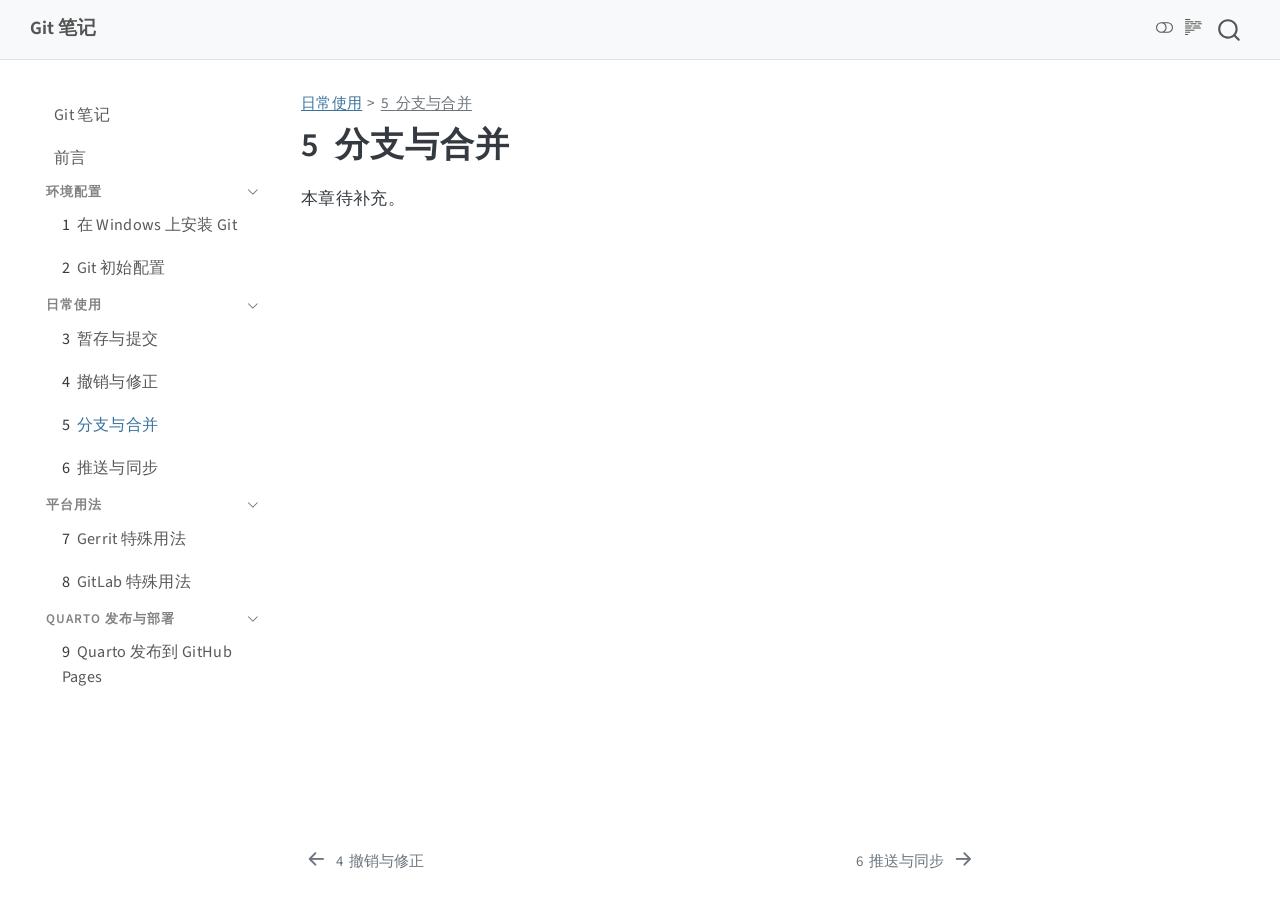
<file: chapters/daily/branch.html>
<!DOCTYPE html>
<html xmlns="http://www.w3.org/1999/xhtml" lang="zh-CN" xml:lang="zh-CN"><head>

<meta charset="utf-8">
<meta name="generator" content="quarto-1.10.18">

<meta name="viewport" content="width=device-width, initial-scale=1.0, user-scalable=yes">


<title>5&nbsp; 分支与合并 – Git 笔记</title>
<style>
/* Default styles provided by pandoc.
** See https://pandoc.org/MANUAL.html#variables-for-html for config info.
*/
span.smallcaps{font-variant: small-caps;}
div.columns{display: flex; gap: 1.5em;}
div.column{flex: auto;}
@media screen {
div.columns{gap: min(4vw, 1.5em);}
div.column{overflow-x: auto;}
}
div.hanging-indent{margin-left: 1.5em; text-indent: -1.5em;}
ul.task-list{list-style: none;}
ul.task-list li input[type="checkbox"] {
  width: 0.8em;
  margin: 0 0.8em 0.2em -1em; /* quarto-specific, see https://github.com/quarto-dev/quarto-cli/issues/4556 */ 
  vertical-align: middle;
}
</style>


<script src="../../site_libs/quarto-nav/quarto-nav.js"></script>
<script src="../../site_libs/clipboard/clipboard.min.js"></script>
<script src="../../site_libs/quarto-search/autocomplete.umd.js"></script>
<script src="../../site_libs/quarto-search/fuse.min.js"></script>
<script src="../../site_libs/quarto-search/quarto-search.js"></script>
<meta name="quarto:offset" content="../../">
<link href="../../chapters/daily/remote.html" rel="next">
<link href="../../chapters/daily/undo.html" rel="prev">
<script src="../../site_libs/quarto-html/quarto.js" type="module"></script>
<script src="../../site_libs/quarto-html/tabsets/tabsets.js" type="module"></script>
<script src="../../site_libs/quarto-html/popper.min.js"></script>
<script src="../../site_libs/quarto-html/tippy.umd.min.js"></script>
<script src="../../site_libs/quarto-html/anchor.min.js"></script>
<link href="../../site_libs/quarto-html/tippy.css" rel="stylesheet">
<link href="../../site_libs/quarto-html/quarto-syntax-highlighting-e347d60d51bb0b3465b414e51dcba63e.css" rel="stylesheet" class="quarto-color-scheme" id="quarto-text-highlighting-styles">
<link href="../../site_libs/quarto-html/quarto-syntax-highlighting-dark-0b1f991575ba0ef35bfe88b57a77b946.css" rel="stylesheet" class="quarto-color-scheme quarto-color-alternate" id="quarto-text-highlighting-styles">
<link href="../../site_libs/quarto-html/quarto-syntax-highlighting-e347d60d51bb0b3465b414e51dcba63e.css" rel="stylesheet" class="quarto-color-scheme-extra" id="quarto-text-highlighting-styles">
<script src="../../site_libs/bootstrap/bootstrap.min.js"></script>
<link href="../../site_libs/bootstrap/bootstrap-icons.css" rel="stylesheet">
<link href="../../site_libs/bootstrap/bootstrap-886b1fad45ea02e1037dd06015e8bb17.min.css" rel="stylesheet" append-hash="true" class="quarto-color-scheme" id="quarto-bootstrap" data-mode="light">
<link href="../../site_libs/bootstrap/bootstrap-dark-6c51bd75c20ca3b06d45d5774f5599c0.min.css" rel="stylesheet" append-hash="true" class="quarto-color-scheme quarto-color-alternate" id="quarto-bootstrap" data-mode="dark">
<link href="../../site_libs/bootstrap/bootstrap-886b1fad45ea02e1037dd06015e8bb17.min.css" rel="stylesheet" append-hash="true" class="quarto-color-scheme-extra" id="quarto-bootstrap" data-mode="light">
<script id="quarto-search-options" type="application/json">{
  "location": "navbar",
  "copy-button": false,
  "collapse-after": 3,
  "panel-placement": "end",
  "type": "overlay",
  "limit": 50,
  "keyboard-shortcut": [
    "f",
    "/",
    "s"
  ],
  "language": {
    "search-no-results-text": "没有结果",
    "search-matching-documents-text": "匹配的文档",
    "search-copy-link-title": "复制搜索链接",
    "search-hide-matches-text": "隐藏其它匹配结果",
    "search-more-match-text": "更多匹配结果",
    "search-more-matches-text": "更多匹配结果",
    "search-clear-button-title": "清除",
    "search-text-placeholder": "",
    "search-detached-cancel-button-title": "取消",
    "search-submit-button-title": "提交",
    "search-label": "搜索"
  }
}</script>


</head>

<body class="nav-sidebar floating nav-fixed quarto-light"><script id="quarto-html-before-body" type="application/javascript">
    const toggleBodyColorMode = (bsSheetEl) => {
      const mode = bsSheetEl.getAttribute("data-mode");
      const bodyEl = window.document.querySelector("body");
      if (mode === "dark") {
        bodyEl.classList.add("quarto-dark");
        bodyEl.classList.remove("quarto-light");
      } else {
        bodyEl.classList.add("quarto-light");
        bodyEl.classList.remove("quarto-dark");
      }
    }
    const toggleBodyColorPrimary = () => {
      const bsSheetEl = window.document.querySelector("link#quarto-bootstrap:not([rel=disabled-stylesheet])");
      if (bsSheetEl) {
        toggleBodyColorMode(bsSheetEl);
      }
    }
    const setColorSchemeToggle = (alternate) => {
      const toggles = window.document.querySelectorAll('.quarto-color-scheme-toggle');
      for (let i=0; i < toggles.length; i++) {
        const toggle = toggles[i];
        if (toggle) {
          if (alternate) {
            toggle.classList.add("alternate");
          } else {
            toggle.classList.remove("alternate");
          }
        }
      }
    };
    const toggleColorMode = (alternate) => {
      // Switch the stylesheets
      const primaryStylesheets = window.document.querySelectorAll('link.quarto-color-scheme:not(.quarto-color-alternate)');
      const alternateStylesheets = window.document.querySelectorAll('link.quarto-color-scheme.quarto-color-alternate');
      manageTransitions('#quarto-margin-sidebar .nav-link', false);
      if (alternate) {
        // note: dark is layered on light, we don't disable primary!
        enableStylesheet(alternateStylesheets);
        for (const sheetNode of alternateStylesheets) {
          if (sheetNode.id === "quarto-bootstrap") {
            toggleBodyColorMode(sheetNode);
          }
        }
      } else {
        disableStylesheet(alternateStylesheets);
        enableStylesheet(primaryStylesheets)
        toggleBodyColorPrimary();
      }
      manageTransitions('#quarto-margin-sidebar .nav-link', true);
      // Switch the toggles
      setColorSchemeToggle(alternate)
      // Hack to workaround the fact that safari doesn't
      // properly recolor the scrollbar when toggling (#1455)
      if (navigator.userAgent.indexOf('Safari') > 0 && navigator.userAgent.indexOf('Chrome') == -1) {
        manageTransitions("body", false);
        window.scrollTo(0, 1);
        setTimeout(() => {
          window.scrollTo(0, 0);
          manageTransitions("body", true);
        }, 40);
      }
    }
    const disableStylesheet = (stylesheets) => {
      for (let i=0; i < stylesheets.length; i++) {
        const stylesheet = stylesheets[i];
        stylesheet.rel = 'disabled-stylesheet';
      }
    }
    const enableStylesheet = (stylesheets) => {
      for (let i=0; i < stylesheets.length; i++) {
        const stylesheet = stylesheets[i];
        if(stylesheet.rel !== 'stylesheet') { // for Chrome, which will still FOUC without this check
          stylesheet.rel = 'stylesheet';
        }
      }
    }
    const manageTransitions = (selector, allowTransitions) => {
      const els = window.document.querySelectorAll(selector);
      for (let i=0; i < els.length; i++) {
        const el = els[i];
        if (allowTransitions) {
          el.classList.remove('notransition');
        } else {
          el.classList.add('notransition');
        }
      }
    }
    const isFileUrl = () => {
      return window.location.protocol === 'file:';
    }
    const hasAlternateSentinel = () => {
      let styleSentinel = getColorSchemeSentinel();
      if (styleSentinel !== null) {
        return styleSentinel === "alternate";
      } else {
        return false;
      }
    }
    const setStyleSentinel = (alternate) => {
      const value = alternate ? "alternate" : "default";
      if (!isFileUrl()) {
        window.localStorage.setItem("quarto-color-scheme", value);
      } else {
        localAlternateSentinel = value;
      }
    }
    const getColorSchemeSentinel = () => {
      if (!isFileUrl()) {
        const storageValue = window.localStorage.getItem("quarto-color-scheme");
        return storageValue != null ? storageValue : localAlternateSentinel;
      } else {
        return localAlternateSentinel;
      }
    }
    const toggleGiscusIfUsed = (isAlternate, darkModeDefault) => {
      const baseTheme = document.querySelector('#giscus-base-theme')?.value ?? 'light';
      const alternateTheme = document.querySelector('#giscus-alt-theme')?.value ?? 'dark';
      let newTheme = '';
      if(authorPrefersDark) {
        newTheme = isAlternate ? baseTheme : alternateTheme;
      } else {
        newTheme = isAlternate ? alternateTheme : baseTheme;
      }
      const changeGiscusTheme = () => {
        // From: https://github.com/giscus/giscus/issues/336
        const sendMessage = (message) => {
          const iframe = document.querySelector('iframe.giscus-frame');
          if (!iframe) return;
          iframe.contentWindow.postMessage({ giscus: message }, 'https://giscus.app');
        }
        sendMessage({
          setConfig: {
            theme: newTheme
          }
        });
      }
      const isGiscussLoaded = window.document.querySelector('iframe.giscus-frame') !== null;
      if (isGiscussLoaded) {
        changeGiscusTheme();
      }
    };
    const authorPrefersDark = false;
    const queryPrefersDark = window.matchMedia('(prefers-color-scheme: dark)');
    const darkModeDefault = queryPrefersDark.matches;
      document.querySelector('link#quarto-text-highlighting-styles.quarto-color-scheme-extra').rel = 'disabled-stylesheet';
      document.querySelector('link#quarto-bootstrap.quarto-color-scheme-extra').rel = 'disabled-stylesheet';
    let localAlternateSentinel = darkModeDefault ? 'alternate' : 'default';
    // Dark / light mode switch
    window.quartoToggleColorScheme = () => {
      // Read the current dark / light value
      let toAlternate = !hasAlternateSentinel();
      toggleColorMode(toAlternate);
      setStyleSentinel(toAlternate);
      toggleGiscusIfUsed(toAlternate, darkModeDefault);
      window.dispatchEvent(new Event('resize'));
    };
    queryPrefersDark.addEventListener("change", e => {
      if(window.localStorage.getItem("quarto-color-scheme") !== null)
        return;
      const alternate = e.matches
      toggleColorMode(alternate);
      localAlternateSentinel = e.matches ? 'alternate' : 'default'; // this is used alongside local storage!
      toggleGiscusIfUsed(alternate, darkModeDefault);
    });
    // Switch to dark mode if need be
    if (hasAlternateSentinel()) {
      toggleColorMode(true);
    } else {
      toggleColorMode(false);
    }
  </script>

<div id="quarto-search-results"></div>
  <header id="quarto-header" class="headroom fixed-top">
    <nav class="navbar navbar-expand-lg " data-bs-theme="dark">
      <div class="navbar-container container-fluid">
      <div class="navbar-brand-container mx-auto">
    <a class="navbar-brand" href="../../index.html">
    <span class="navbar-title">Git 笔记</span>
    </a>
  </div>
        <div class="quarto-navbar-tools tools-end">
  <a href="" class="quarto-color-scheme-toggle quarto-navigation-tool  px-1" onclick="window.quartoToggleColorScheme(); return false;" title="切换深色模式"><i class="bi"></i></a>
  <a href="" class="quarto-reader-toggle quarto-navigation-tool px-1" onclick="window.quartoToggleReader(); return false;" title="切换阅读器模式">
  <div class="quarto-reader-toggle-btn">
  <i class="bi"></i>
  </div>
</a>
</div>
          <div id="quarto-search" class="" title="搜索"></div>
      </div> <!-- /container-fluid -->
    </nav>
  <nav class="quarto-secondary-nav">
    <div class="container-fluid d-flex">
      <button type="button" class="quarto-btn-toggle btn" data-bs-toggle="collapse" role="button" data-bs-target=".quarto-sidebar-collapse-item" aria-controls="quarto-sidebar" aria-expanded="false" aria-label="展开或折叠侧边栏导航" onclick="if (window.quartoToggleHeadroom) { window.quartoToggleHeadroom(); }">
        <i class="bi bi-layout-text-sidebar-reverse"></i>
      </button>
        <nav class="quarto-page-breadcrumbs" aria-label="breadcrumb"><ol class="breadcrumb"><li class="breadcrumb-item"><a href="../../chapters/daily/commit.html">日常使用</a></li><li class="breadcrumb-item"><a href="../../chapters/daily/branch.html"><span class="chapter-number">5</span>&nbsp; <span class="chapter-title">分支与合并</span></a></li></ol></nav>
        <a class="flex-grow-1" role="navigation" data-bs-toggle="collapse" data-bs-target=".quarto-sidebar-collapse-item" aria-controls="quarto-sidebar" aria-expanded="false" aria-label="展开或折叠侧边栏导航" onclick="if (window.quartoToggleHeadroom) { window.quartoToggleHeadroom(); }">      
        </a>
    </div>
  </nav>
</header>
<!-- content -->
<div id="quarto-content" class="quarto-container page-columns page-rows-contents page-layout-article page-navbar">
<!-- sidebar -->
  <nav id="quarto-sidebar" class="sidebar collapse collapse-horizontal quarto-sidebar-collapse-item sidebar-navigation floating overflow-auto">
    <div class="sidebar-menu-container"> 
    <ul class="list-unstyled mt-1">
        <li class="sidebar-item">
  <div class="sidebar-item-container"> 
  <a href="../../index.html" class="sidebar-item-text sidebar-link">
 <span class="menu-text">Git 笔记</span></a>
  </div>
</li>
        <li class="sidebar-item">
  <div class="sidebar-item-container"> 
  <a href="../../chapters/preface/index.html" class="sidebar-item-text sidebar-link">
 <span class="menu-text">前言</span></a>
  </div>
</li>
        <li class="sidebar-item sidebar-item-section">
      <div class="sidebar-item-container"> 
            <a class="sidebar-item-text sidebar-link text-start" data-bs-toggle="collapse" data-bs-target="#quarto-sidebar-section-1" role="navigation" aria-expanded="true">
 <span class="menu-text">环境配置</span></a>
          <a class="sidebar-item-toggle text-start" data-bs-toggle="collapse" data-bs-target="#quarto-sidebar-section-1" role="navigation" aria-expanded="true" aria-label="展开或折叠此栏">
            <i class="bi bi-chevron-right ms-2"></i>
          </a> 
      </div>
      <ul id="quarto-sidebar-section-1" class="collapse list-unstyled sidebar-section depth1 show">  
          <li class="sidebar-item">
  <div class="sidebar-item-container"> 
  <a href="../../chapters/setup/install-windows.html" class="sidebar-item-text sidebar-link">
 <span class="menu-text"><span class="chapter-number">1</span>&nbsp; <span class="chapter-title">在 Windows 上安装 Git</span></span></a>
  </div>
</li>
          <li class="sidebar-item">
  <div class="sidebar-item-container"> 
  <a href="../../chapters/setup/common-config.html" class="sidebar-item-text sidebar-link">
 <span class="menu-text"><span class="chapter-number">2</span>&nbsp; <span class="chapter-title">Git 初始配置</span></span></a>
  </div>
</li>
      </ul>
  </li>
        <li class="sidebar-item sidebar-item-section">
      <div class="sidebar-item-container"> 
            <a class="sidebar-item-text sidebar-link text-start" data-bs-toggle="collapse" data-bs-target="#quarto-sidebar-section-2" role="navigation" aria-expanded="true">
 <span class="menu-text">日常使用</span></a>
          <a class="sidebar-item-toggle text-start" data-bs-toggle="collapse" data-bs-target="#quarto-sidebar-section-2" role="navigation" aria-expanded="true" aria-label="展开或折叠此栏">
            <i class="bi bi-chevron-right ms-2"></i>
          </a> 
      </div>
      <ul id="quarto-sidebar-section-2" class="collapse list-unstyled sidebar-section depth1 show">  
          <li class="sidebar-item">
  <div class="sidebar-item-container"> 
  <a href="../../chapters/daily/commit.html" class="sidebar-item-text sidebar-link">
 <span class="menu-text"><span class="chapter-number">3</span>&nbsp; <span class="chapter-title">暂存与提交</span></span></a>
  </div>
</li>
          <li class="sidebar-item">
  <div class="sidebar-item-container"> 
  <a href="../../chapters/daily/undo.html" class="sidebar-item-text sidebar-link">
 <span class="menu-text"><span class="chapter-number">4</span>&nbsp; <span class="chapter-title">撤销与修正</span></span></a>
  </div>
</li>
          <li class="sidebar-item">
  <div class="sidebar-item-container"> 
  <a href="../../chapters/daily/branch.html" class="sidebar-item-text sidebar-link active">
 <span class="menu-text"><span class="chapter-number">5</span>&nbsp; <span class="chapter-title">分支与合并</span></span></a>
  </div>
</li>
          <li class="sidebar-item">
  <div class="sidebar-item-container"> 
  <a href="../../chapters/daily/remote.html" class="sidebar-item-text sidebar-link">
 <span class="menu-text"><span class="chapter-number">6</span>&nbsp; <span class="chapter-title">推送与同步</span></span></a>
  </div>
</li>
      </ul>
  </li>
        <li class="sidebar-item sidebar-item-section">
      <div class="sidebar-item-container"> 
            <a class="sidebar-item-text sidebar-link text-start" data-bs-toggle="collapse" data-bs-target="#quarto-sidebar-section-3" role="navigation" aria-expanded="true">
 <span class="menu-text">平台用法</span></a>
          <a class="sidebar-item-toggle text-start" data-bs-toggle="collapse" data-bs-target="#quarto-sidebar-section-3" role="navigation" aria-expanded="true" aria-label="展开或折叠此栏">
            <i class="bi bi-chevron-right ms-2"></i>
          </a> 
      </div>
      <ul id="quarto-sidebar-section-3" class="collapse list-unstyled sidebar-section depth1 show">  
          <li class="sidebar-item">
  <div class="sidebar-item-container"> 
  <a href="../../chapters/platforms/gerrit.html" class="sidebar-item-text sidebar-link">
 <span class="menu-text"><span class="chapter-number">7</span>&nbsp; <span class="chapter-title">Gerrit 特殊用法</span></span></a>
  </div>
</li>
          <li class="sidebar-item">
  <div class="sidebar-item-container"> 
  <a href="../../chapters/platforms/gitlab.html" class="sidebar-item-text sidebar-link">
 <span class="menu-text"><span class="chapter-number">8</span>&nbsp; <span class="chapter-title">GitLab 特殊用法</span></span></a>
  </div>
</li>
      </ul>
  </li>
        <li class="sidebar-item sidebar-item-section">
      <div class="sidebar-item-container"> 
            <a class="sidebar-item-text sidebar-link text-start" data-bs-toggle="collapse" data-bs-target="#quarto-sidebar-section-4" role="navigation" aria-expanded="true">
 <span class="menu-text">Quarto 发布与部署</span></a>
          <a class="sidebar-item-toggle text-start" data-bs-toggle="collapse" data-bs-target="#quarto-sidebar-section-4" role="navigation" aria-expanded="true" aria-label="展开或折叠此栏">
            <i class="bi bi-chevron-right ms-2"></i>
          </a> 
      </div>
      <ul id="quarto-sidebar-section-4" class="collapse list-unstyled sidebar-section depth1 show">  
          <li class="sidebar-item">
  <div class="sidebar-item-container"> 
  <a href="../../chapters/quarto-publish/github-pages.html" class="sidebar-item-text sidebar-link">
 <span class="menu-text"><span class="chapter-number">9</span>&nbsp; <span class="chapter-title">Quarto 发布到 GitHub Pages</span></span></a>
  </div>
</li>
      </ul>
  </li>
    </ul>
    </div>
</nav>
<div id="quarto-sidebar-glass" class="quarto-sidebar-collapse-item" data-bs-toggle="collapse" data-bs-target=".quarto-sidebar-collapse-item"></div>
<!-- margin-sidebar -->
    <div id="quarto-margin-sidebar" class="sidebar margin-sidebar zindex-bottom">
        
    </div>
<!-- main -->
<main class="content" id="quarto-document-content">


<header id="title-block-header" class="quarto-title-block default"><nav class="quarto-page-breadcrumbs quarto-title-breadcrumbs d-none d-lg-block" aria-label="breadcrumb"><ol class="breadcrumb"><li class="breadcrumb-item"><a href="../../chapters/daily/commit.html">日常使用</a></li><li class="breadcrumb-item"><a href="../../chapters/daily/branch.html"><span class="chapter-number">5</span>&nbsp; <span class="chapter-title">分支与合并</span></a></li></ol></nav>
<div class="quarto-title">
<h1 class="title"><span class="chapter-number">5</span>&nbsp; <span class="chapter-title">分支与合并</span></h1>
</div>



<div class="quarto-title-meta">

    
  
    
  </div>
  


</header>


<p>本章待补充。</p>



</main> <!-- /main -->
<script id="quarto-html-after-body" type="application/javascript">
  window.document.addEventListener("DOMContentLoaded", function (event) {
    // Ensure there is a toggle, if there isn't float one in the top right
    if (window.document.querySelector('.quarto-color-scheme-toggle') === null) {
      const a = window.document.createElement('a');
      a.classList.add('top-right');
      a.classList.add('quarto-color-scheme-toggle');
      a.href = "";
      a.onclick = function() { try { window.quartoToggleColorScheme(); } catch {} return false; };
      const i = window.document.createElement("i");
      i.classList.add('bi');
      a.appendChild(i);
      window.document.body.appendChild(a);
    }
    setColorSchemeToggle(hasAlternateSentinel())
    const icon = "";
    const anchorJS = new window.AnchorJS();
    anchorJS.options = {
      placement: 'right',
      icon: icon
    };
    anchorJS.add('.anchored');
    const isCodeAnnotation = (el) => {
      for (const clz of el.classList) {
        if (clz.startsWith('code-annotation-')) {                     
          return true;
        }
      }
      return false;
    }
    const onCopySuccess = function(e) {
      // button target
      const button = e.trigger;
      // don't keep focus
      button.blur();
      // flash "checked"
      button.classList.add('code-copy-button-checked');
      var currentTitle = button.getAttribute("title");
      button.setAttribute("title", "已复制");
      let tooltip;
      if (window.bootstrap) {
        button.setAttribute("data-bs-toggle", "tooltip");
        button.setAttribute("data-bs-placement", "left");
        button.setAttribute("data-bs-title", "已复制");
        tooltip = new bootstrap.Tooltip(button, 
          { trigger: "manual", 
            customClass: "code-copy-button-tooltip",
            offset: [0, -8]});
        tooltip.show();    
      }
      setTimeout(function() {
        if (tooltip) {
          tooltip.hide();
          button.removeAttribute("data-bs-title");
          button.removeAttribute("data-bs-toggle");
          button.removeAttribute("data-bs-placement");
        }
        button.setAttribute("title", currentTitle);
        button.classList.remove('code-copy-button-checked');
      }, 1000);
      // clear code selection
      e.clearSelection();
    }
    const getTextToCopy = function(trigger) {
      const outerScaffold = trigger.parentElement.cloneNode(true);
      const codeEl = outerScaffold.querySelector('code');
      for (const childEl of codeEl.children) {
        if (isCodeAnnotation(childEl)) {
          childEl.remove();
        }
      }
      return codeEl.innerText;
    }
    const clipboard = new window.ClipboardJS('.code-copy-button:not([data-in-quarto-modal])', {
      text: getTextToCopy
    });
    clipboard.on('success', onCopySuccess);
    if (window.document.getElementById('quarto-embedded-source-code-modal')) {
      const clipboardModal = new window.ClipboardJS('.code-copy-button[data-in-quarto-modal]', {
        text: getTextToCopy,
        container: window.document.getElementById('quarto-embedded-source-code-modal')
      });
      clipboardModal.on('success', onCopySuccess);
    }
      var localhostRegex = new RegExp(/^(?:http|https):\/\/localhost\:?[0-9]*\//);
      var mailtoRegex = new RegExp(/^mailto:/);
        var filterRegex = new RegExp('/' + window.location.host + '/');
      var isInternal = (href) => {
          return filterRegex.test(href) || localhostRegex.test(href) || mailtoRegex.test(href);
      }
      // Inspect non-navigation links and adorn them if external
     var links = window.document.querySelectorAll('a[href]:not(.nav-link):not(.navbar-brand):not(.toc-action):not(.sidebar-link):not(.sidebar-item-toggle):not(.pagination-link):not(.no-external):not([aria-hidden]):not(.dropdown-item):not(.quarto-navigation-tool):not(.about-link)');
      for (var i=0; i<links.length; i++) {
        const link = links[i];
        if (!isInternal(link.href)) {
          // undo the damage that might have been done by quarto-nav.js in the case of
          // links that we want to consider external
          if (link.dataset.originalHref !== undefined) {
            link.href = link.dataset.originalHref;
          }
        }
      }
    function tippyHover(el, contentFn, onTriggerFn, onUntriggerFn) {
      const config = {
        allowHTML: true,
        maxWidth: 500,
        delay: 100,
        arrow: false,
        appendTo: function(el) {
            return el.parentElement;
        },
        interactive: true,
        interactiveBorder: 10,
        theme: 'quarto',
        placement: 'bottom-start',
      };
      if (contentFn) {
        config.content = contentFn;
      }
      if (onTriggerFn) {
        config.onTrigger = onTriggerFn;
      }
      if (onUntriggerFn) {
        config.onUntrigger = onUntriggerFn;
      }
      window.tippy(el, config); 
    }
    const noterefs = window.document.querySelectorAll('a[role="doc-noteref"]');
    for (var i=0; i<noterefs.length; i++) {
      const ref = noterefs[i];
      tippyHover(ref, function() {
        // use id or data attribute instead here
        let href = ref.getAttribute('data-footnote-href') || ref.getAttribute('href');
        try { href = new URL(href).hash; } catch {}
        const id = href.replace(/^#\/?/, "");
        const note = window.document.getElementById(id);
        if (note) {
          return note.innerHTML;
        } else {
          return "";
        }
      });
    }
    const xrefs = window.document.querySelectorAll('a.quarto-xref');
    const processXRef = (id, note) => {
      // Strip column container classes
      const stripColumnClz = (el) => {
        el.classList.remove("page-full", "page-columns");
        if (el.children) {
          for (const child of el.children) {
            stripColumnClz(child);
          }
        }
      }
      stripColumnClz(note)
      if (id === null || id.startsWith('sec-')) {
        // Special case sections, only their first couple elements
        const container = document.createElement("div");
        if (note.children && note.children.length > 2) {
          container.appendChild(note.children[0].cloneNode(true));
          for (let i = 1; i < note.children.length; i++) {
            const child = note.children[i];
            if (child.tagName === "P" && child.innerText === "") {
              continue;
            } else {
              container.appendChild(child.cloneNode(true));
              break;
            }
          }
          if (window.Quarto?.typesetMath) {
            window.Quarto.typesetMath(container);
          }
          return container.innerHTML
        } else {
          if (window.Quarto?.typesetMath) {
            window.Quarto.typesetMath(note);
          }
          return note.innerHTML;
        }
      } else {
        // Remove any anchor links if they are present
        const anchorLink = note.querySelector('a.anchorjs-link');
        if (anchorLink) {
          anchorLink.remove();
        }
        if (window.Quarto?.typesetMath) {
          window.Quarto.typesetMath(note);
        }
        if (note.classList.contains("callout")) {
          return note.outerHTML;
        } else {
          return note.innerHTML;
        }
      }
    }
    for (var i=0; i<xrefs.length; i++) {
      const xref = xrefs[i];
      tippyHover(xref, undefined, function(instance) {
        instance.disable();
        let url = xref.getAttribute('href');
        let hash = undefined; 
        if (url.startsWith('#')) {
          hash = url;
        } else {
          try { hash = new URL(url).hash; } catch {}
        }
        if (hash) {
          const id = hash.replace(/^#\/?/, "");
          const note = window.document.getElementById(id);
          if (note !== null) {
            try {
              const html = processXRef(id, note.cloneNode(true));
              instance.setContent(html);
            } finally {
              instance.enable();
              instance.show();
            }
          } else {
            // See if we can fetch this
            fetch(url.split('#')[0])
            .then(res => res.text())
            .then(html => {
              const parser = new DOMParser();
              const htmlDoc = parser.parseFromString(html, "text/html");
              const note = htmlDoc.getElementById(id);
              if (note !== null) {
                const html = processXRef(id, note);
                instance.setContent(html);
              } 
            }).finally(() => {
              instance.enable();
              instance.show();
            });
          }
        } else {
          // See if we can fetch a full url (with no hash to target)
          // This is a special case and we should probably do some content thinning / targeting
          fetch(url)
          .then(res => res.text())
          .then(html => {
            const parser = new DOMParser();
            const htmlDoc = parser.parseFromString(html, "text/html");
            const note = htmlDoc.querySelector('main.content');
            if (note !== null) {
              // This should only happen for chapter cross references
              // (since there is no id in the URL)
              // remove the first header
              if (note.children.length > 0 && note.children[0].tagName === "HEADER") {
                note.children[0].remove();
              }
              const html = processXRef(null, note);
              instance.setContent(html);
            } 
          }).finally(() => {
            instance.enable();
            instance.show();
          });
        }
      }, function(instance) {
      });
    }
        let selectedAnnoteEl;
        const selectorForAnnotation = ( cell, annotation) => {
          let cellAttr = 'data-code-cell="' + cell + '"';
          let lineAttr = 'data-code-annotation="' +  annotation + '"';
          const selector = 'span[' + cellAttr + '][' + lineAttr + ']';
          return selector;
        }
        const selectCodeLines = (annoteEl) => {
          const doc = window.document;
          const targetCell = annoteEl.getAttribute("data-target-cell");
          const targetAnnotation = annoteEl.getAttribute("data-target-annotation");
          const annoteSpan = window.document.querySelector(selectorForAnnotation(targetCell, targetAnnotation));
          const lines = annoteSpan.getAttribute("data-code-lines").split(",");
          const lineIds = lines.map((line) => {
            return targetCell + "-" + line;
          })
          let top = null;
          let height = null;
          let parent = null;
          if (lineIds.length > 0) {
              //compute the position of the single el (top and bottom and make a div)
              const el = window.document.getElementById(lineIds[0]);
              top = el.offsetTop;
              height = el.offsetHeight;
              parent = el.parentElement.parentElement;
            if (lineIds.length > 1) {
              const lastEl = window.document.getElementById(lineIds[lineIds.length - 1]);
              const bottom = lastEl.offsetTop + lastEl.offsetHeight;
              height = bottom - top;
            }
            if (top !== null && height !== null && parent !== null) {
              // cook up a div (if necessary) and position it 
              let div = window.document.getElementById("code-annotation-line-highlight");
              if (div === null) {
                div = window.document.createElement("div");
                div.setAttribute("id", "code-annotation-line-highlight");
                div.style.position = 'absolute';
                parent.appendChild(div);
              }
              div.style.top = top - 2 + "px";
              div.style.height = height + 4 + "px";
              div.style.left = 0;
              let gutterDiv = window.document.getElementById("code-annotation-line-highlight-gutter");
              if (gutterDiv === null) {
                gutterDiv = window.document.createElement("div");
                gutterDiv.setAttribute("id", "code-annotation-line-highlight-gutter");
                gutterDiv.style.position = 'absolute';
                const codeCell = window.document.getElementById(targetCell);
                const gutter = codeCell.querySelector('.code-annotation-gutter');
                gutter.appendChild(gutterDiv);
              }
              gutterDiv.style.top = top - 2 + "px";
              gutterDiv.style.height = height + 4 + "px";
            }
            selectedAnnoteEl = annoteEl;
          }
        };
        const unselectCodeLines = () => {
          const elementsIds = ["code-annotation-line-highlight", "code-annotation-line-highlight-gutter"];
          elementsIds.forEach((elId) => {
            const div = window.document.getElementById(elId);
            if (div) {
              div.remove();
            }
          });
          selectedAnnoteEl = undefined;
        };
          // Handle positioning of the toggle
      window.addEventListener(
        "resize",
        throttle(() => {
          elRect = undefined;
          if (selectedAnnoteEl) {
            selectCodeLines(selectedAnnoteEl);
          }
        }, 10)
      );
      function throttle(fn, ms) {
      let throttle = false;
      let timer;
        return (...args) => {
          if(!throttle) { // first call gets through
              fn.apply(this, args);
              throttle = true;
          } else { // all the others get throttled
              if(timer) clearTimeout(timer); // cancel #2
              timer = setTimeout(() => {
                fn.apply(this, args);
                timer = throttle = false;
              }, ms);
          }
        };
      }
        // Attach click handler to the DT
        const annoteDls = window.document.querySelectorAll('dt[data-target-cell]');
        for (const annoteDlNode of annoteDls) {
          annoteDlNode.addEventListener('click', (event) => {
            const clickedEl = event.target;
            if (clickedEl !== selectedAnnoteEl) {
              unselectCodeLines();
              const activeEl = window.document.querySelector('dt[data-target-cell].code-annotation-active');
              if (activeEl) {
                activeEl.classList.remove('code-annotation-active');
              }
              selectCodeLines(clickedEl);
              clickedEl.classList.add('code-annotation-active');
            } else {
              // Unselect the line
              unselectCodeLines();
              clickedEl.classList.remove('code-annotation-active');
            }
          });
        }
    const findCites = (el) => {
      const parentEl = el.parentElement;
      if (parentEl) {
        const cites = parentEl.dataset.cites;
        if (cites) {
          return {
            el,
            cites: cites.split(' ')
          };
        } else {
          return findCites(el.parentElement)
        }
      } else {
        return undefined;
      }
    };
    var bibliorefs = window.document.querySelectorAll('a[role="doc-biblioref"]');
    for (var i=0; i<bibliorefs.length; i++) {
      const ref = bibliorefs[i];
      const citeInfo = findCites(ref);
      if (citeInfo) {
        tippyHover(citeInfo.el, function() {
          var popup = window.document.createElement('div');
          citeInfo.cites.forEach(function(cite) {
            var citeDiv = window.document.createElement('div');
            citeDiv.classList.add('hanging-indent');
            citeDiv.classList.add('csl-entry');
            var biblioDiv = window.document.getElementById('ref-' + cite);
            if (biblioDiv) {
              citeDiv.innerHTML = biblioDiv.innerHTML;
            }
            popup.appendChild(citeDiv);
          });
          return popup.innerHTML;
        });
      }
    }
  });
  </script>
<nav class="page-navigation">
  <div class="nav-page nav-page-previous">
      <a href="../../chapters/daily/undo.html" class="pagination-link" aria-label="撤销与修正">
        <i class="bi bi-arrow-left-short"></i> <span class="nav-page-text"><span class="chapter-number">4</span>&nbsp; <span class="chapter-title">撤销与修正</span></span>
      </a>          
  </div>
  <div class="nav-page nav-page-next">
      <a href="../../chapters/daily/remote.html" class="pagination-link" aria-label="推送与同步">
        <span class="nav-page-text"><span class="chapter-number">6</span>&nbsp; <span class="chapter-title">推送与同步</span></span> <i class="bi bi-arrow-right-short"></i>
      </a>
  </div>
</nav>
</div> <!-- /content -->




</body></html>
</file>
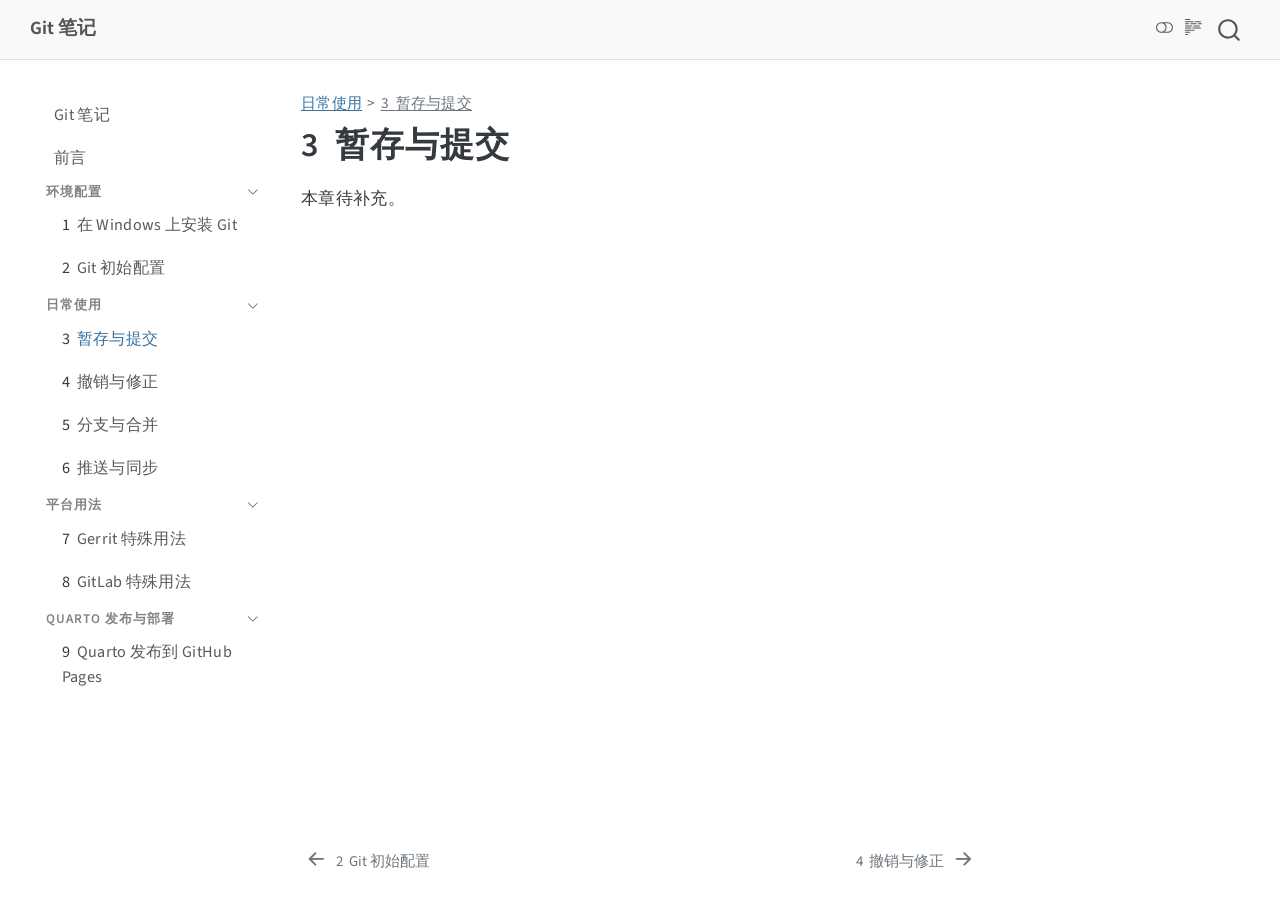
<file: chapters/daily/commit.html>
<!DOCTYPE html>
<html xmlns="http://www.w3.org/1999/xhtml" lang="zh-CN" xml:lang="zh-CN"><head>

<meta charset="utf-8">
<meta name="generator" content="quarto-1.10.18">

<meta name="viewport" content="width=device-width, initial-scale=1.0, user-scalable=yes">


<title>3&nbsp; 暂存与提交 – Git 笔记</title>
<style>
/* Default styles provided by pandoc.
** See https://pandoc.org/MANUAL.html#variables-for-html for config info.
*/
span.smallcaps{font-variant: small-caps;}
div.columns{display: flex; gap: 1.5em;}
div.column{flex: auto;}
@media screen {
div.columns{gap: min(4vw, 1.5em);}
div.column{overflow-x: auto;}
}
div.hanging-indent{margin-left: 1.5em; text-indent: -1.5em;}
ul.task-list{list-style: none;}
ul.task-list li input[type="checkbox"] {
  width: 0.8em;
  margin: 0 0.8em 0.2em -1em; /* quarto-specific, see https://github.com/quarto-dev/quarto-cli/issues/4556 */ 
  vertical-align: middle;
}
</style>


<script src="../../site_libs/quarto-nav/quarto-nav.js"></script>
<script src="../../site_libs/clipboard/clipboard.min.js"></script>
<script src="../../site_libs/quarto-search/autocomplete.umd.js"></script>
<script src="../../site_libs/quarto-search/fuse.min.js"></script>
<script src="../../site_libs/quarto-search/quarto-search.js"></script>
<meta name="quarto:offset" content="../../">
<link href="../../chapters/daily/undo.html" rel="next">
<link href="../../chapters/setup/common-config.html" rel="prev">
<script src="../../site_libs/quarto-html/quarto.js" type="module"></script>
<script src="../../site_libs/quarto-html/tabsets/tabsets.js" type="module"></script>
<script src="../../site_libs/quarto-html/popper.min.js"></script>
<script src="../../site_libs/quarto-html/tippy.umd.min.js"></script>
<script src="../../site_libs/quarto-html/anchor.min.js"></script>
<link href="../../site_libs/quarto-html/tippy.css" rel="stylesheet">
<link href="../../site_libs/quarto-html/quarto-syntax-highlighting-e347d60d51bb0b3465b414e51dcba63e.css" rel="stylesheet" class="quarto-color-scheme" id="quarto-text-highlighting-styles">
<link href="../../site_libs/quarto-html/quarto-syntax-highlighting-dark-0b1f991575ba0ef35bfe88b57a77b946.css" rel="stylesheet" class="quarto-color-scheme quarto-color-alternate" id="quarto-text-highlighting-styles">
<link href="../../site_libs/quarto-html/quarto-syntax-highlighting-e347d60d51bb0b3465b414e51dcba63e.css" rel="stylesheet" class="quarto-color-scheme-extra" id="quarto-text-highlighting-styles">
<script src="../../site_libs/bootstrap/bootstrap.min.js"></script>
<link href="../../site_libs/bootstrap/bootstrap-icons.css" rel="stylesheet">
<link href="../../site_libs/bootstrap/bootstrap-886b1fad45ea02e1037dd06015e8bb17.min.css" rel="stylesheet" append-hash="true" class="quarto-color-scheme" id="quarto-bootstrap" data-mode="light">
<link href="../../site_libs/bootstrap/bootstrap-dark-6c51bd75c20ca3b06d45d5774f5599c0.min.css" rel="stylesheet" append-hash="true" class="quarto-color-scheme quarto-color-alternate" id="quarto-bootstrap" data-mode="dark">
<link href="../../site_libs/bootstrap/bootstrap-886b1fad45ea02e1037dd06015e8bb17.min.css" rel="stylesheet" append-hash="true" class="quarto-color-scheme-extra" id="quarto-bootstrap" data-mode="light">
<script id="quarto-search-options" type="application/json">{
  "location": "navbar",
  "copy-button": false,
  "collapse-after": 3,
  "panel-placement": "end",
  "type": "overlay",
  "limit": 50,
  "keyboard-shortcut": [
    "f",
    "/",
    "s"
  ],
  "language": {
    "search-no-results-text": "没有结果",
    "search-matching-documents-text": "匹配的文档",
    "search-copy-link-title": "复制搜索链接",
    "search-hide-matches-text": "隐藏其它匹配结果",
    "search-more-match-text": "更多匹配结果",
    "search-more-matches-text": "更多匹配结果",
    "search-clear-button-title": "清除",
    "search-text-placeholder": "",
    "search-detached-cancel-button-title": "取消",
    "search-submit-button-title": "提交",
    "search-label": "搜索"
  }
}</script>


</head>

<body class="nav-sidebar floating nav-fixed quarto-light"><script id="quarto-html-before-body" type="application/javascript">
    const toggleBodyColorMode = (bsSheetEl) => {
      const mode = bsSheetEl.getAttribute("data-mode");
      const bodyEl = window.document.querySelector("body");
      if (mode === "dark") {
        bodyEl.classList.add("quarto-dark");
        bodyEl.classList.remove("quarto-light");
      } else {
        bodyEl.classList.add("quarto-light");
        bodyEl.classList.remove("quarto-dark");
      }
    }
    const toggleBodyColorPrimary = () => {
      const bsSheetEl = window.document.querySelector("link#quarto-bootstrap:not([rel=disabled-stylesheet])");
      if (bsSheetEl) {
        toggleBodyColorMode(bsSheetEl);
      }
    }
    const setColorSchemeToggle = (alternate) => {
      const toggles = window.document.querySelectorAll('.quarto-color-scheme-toggle');
      for (let i=0; i < toggles.length; i++) {
        const toggle = toggles[i];
        if (toggle) {
          if (alternate) {
            toggle.classList.add("alternate");
          } else {
            toggle.classList.remove("alternate");
          }
        }
      }
    };
    const toggleColorMode = (alternate) => {
      // Switch the stylesheets
      const primaryStylesheets = window.document.querySelectorAll('link.quarto-color-scheme:not(.quarto-color-alternate)');
      const alternateStylesheets = window.document.querySelectorAll('link.quarto-color-scheme.quarto-color-alternate');
      manageTransitions('#quarto-margin-sidebar .nav-link', false);
      if (alternate) {
        // note: dark is layered on light, we don't disable primary!
        enableStylesheet(alternateStylesheets);
        for (const sheetNode of alternateStylesheets) {
          if (sheetNode.id === "quarto-bootstrap") {
            toggleBodyColorMode(sheetNode);
          }
        }
      } else {
        disableStylesheet(alternateStylesheets);
        enableStylesheet(primaryStylesheets)
        toggleBodyColorPrimary();
      }
      manageTransitions('#quarto-margin-sidebar .nav-link', true);
      // Switch the toggles
      setColorSchemeToggle(alternate)
      // Hack to workaround the fact that safari doesn't
      // properly recolor the scrollbar when toggling (#1455)
      if (navigator.userAgent.indexOf('Safari') > 0 && navigator.userAgent.indexOf('Chrome') == -1) {
        manageTransitions("body", false);
        window.scrollTo(0, 1);
        setTimeout(() => {
          window.scrollTo(0, 0);
          manageTransitions("body", true);
        }, 40);
      }
    }
    const disableStylesheet = (stylesheets) => {
      for (let i=0; i < stylesheets.length; i++) {
        const stylesheet = stylesheets[i];
        stylesheet.rel = 'disabled-stylesheet';
      }
    }
    const enableStylesheet = (stylesheets) => {
      for (let i=0; i < stylesheets.length; i++) {
        const stylesheet = stylesheets[i];
        if(stylesheet.rel !== 'stylesheet') { // for Chrome, which will still FOUC without this check
          stylesheet.rel = 'stylesheet';
        }
      }
    }
    const manageTransitions = (selector, allowTransitions) => {
      const els = window.document.querySelectorAll(selector);
      for (let i=0; i < els.length; i++) {
        const el = els[i];
        if (allowTransitions) {
          el.classList.remove('notransition');
        } else {
          el.classList.add('notransition');
        }
      }
    }
    const isFileUrl = () => {
      return window.location.protocol === 'file:';
    }
    const hasAlternateSentinel = () => {
      let styleSentinel = getColorSchemeSentinel();
      if (styleSentinel !== null) {
        return styleSentinel === "alternate";
      } else {
        return false;
      }
    }
    const setStyleSentinel = (alternate) => {
      const value = alternate ? "alternate" : "default";
      if (!isFileUrl()) {
        window.localStorage.setItem("quarto-color-scheme", value);
      } else {
        localAlternateSentinel = value;
      }
    }
    const getColorSchemeSentinel = () => {
      if (!isFileUrl()) {
        const storageValue = window.localStorage.getItem("quarto-color-scheme");
        return storageValue != null ? storageValue : localAlternateSentinel;
      } else {
        return localAlternateSentinel;
      }
    }
    const toggleGiscusIfUsed = (isAlternate, darkModeDefault) => {
      const baseTheme = document.querySelector('#giscus-base-theme')?.value ?? 'light';
      const alternateTheme = document.querySelector('#giscus-alt-theme')?.value ?? 'dark';
      let newTheme = '';
      if(authorPrefersDark) {
        newTheme = isAlternate ? baseTheme : alternateTheme;
      } else {
        newTheme = isAlternate ? alternateTheme : baseTheme;
      }
      const changeGiscusTheme = () => {
        // From: https://github.com/giscus/giscus/issues/336
        const sendMessage = (message) => {
          const iframe = document.querySelector('iframe.giscus-frame');
          if (!iframe) return;
          iframe.contentWindow.postMessage({ giscus: message }, 'https://giscus.app');
        }
        sendMessage({
          setConfig: {
            theme: newTheme
          }
        });
      }
      const isGiscussLoaded = window.document.querySelector('iframe.giscus-frame') !== null;
      if (isGiscussLoaded) {
        changeGiscusTheme();
      }
    };
    const authorPrefersDark = false;
    const queryPrefersDark = window.matchMedia('(prefers-color-scheme: dark)');
    const darkModeDefault = queryPrefersDark.matches;
      document.querySelector('link#quarto-text-highlighting-styles.quarto-color-scheme-extra').rel = 'disabled-stylesheet';
      document.querySelector('link#quarto-bootstrap.quarto-color-scheme-extra').rel = 'disabled-stylesheet';
    let localAlternateSentinel = darkModeDefault ? 'alternate' : 'default';
    // Dark / light mode switch
    window.quartoToggleColorScheme = () => {
      // Read the current dark / light value
      let toAlternate = !hasAlternateSentinel();
      toggleColorMode(toAlternate);
      setStyleSentinel(toAlternate);
      toggleGiscusIfUsed(toAlternate, darkModeDefault);
      window.dispatchEvent(new Event('resize'));
    };
    queryPrefersDark.addEventListener("change", e => {
      if(window.localStorage.getItem("quarto-color-scheme") !== null)
        return;
      const alternate = e.matches
      toggleColorMode(alternate);
      localAlternateSentinel = e.matches ? 'alternate' : 'default'; // this is used alongside local storage!
      toggleGiscusIfUsed(alternate, darkModeDefault);
    });
    // Switch to dark mode if need be
    if (hasAlternateSentinel()) {
      toggleColorMode(true);
    } else {
      toggleColorMode(false);
    }
  </script>

<div id="quarto-search-results"></div>
  <header id="quarto-header" class="headroom fixed-top">
    <nav class="navbar navbar-expand-lg " data-bs-theme="dark">
      <div class="navbar-container container-fluid">
      <div class="navbar-brand-container mx-auto">
    <a class="navbar-brand" href="../../index.html">
    <span class="navbar-title">Git 笔记</span>
    </a>
  </div>
        <div class="quarto-navbar-tools tools-end">
  <a href="" class="quarto-color-scheme-toggle quarto-navigation-tool  px-1" onclick="window.quartoToggleColorScheme(); return false;" title="切换深色模式"><i class="bi"></i></a>
  <a href="" class="quarto-reader-toggle quarto-navigation-tool px-1" onclick="window.quartoToggleReader(); return false;" title="切换阅读器模式">
  <div class="quarto-reader-toggle-btn">
  <i class="bi"></i>
  </div>
</a>
</div>
          <div id="quarto-search" class="" title="搜索"></div>
      </div> <!-- /container-fluid -->
    </nav>
  <nav class="quarto-secondary-nav">
    <div class="container-fluid d-flex">
      <button type="button" class="quarto-btn-toggle btn" data-bs-toggle="collapse" role="button" data-bs-target=".quarto-sidebar-collapse-item" aria-controls="quarto-sidebar" aria-expanded="false" aria-label="展开或折叠侧边栏导航" onclick="if (window.quartoToggleHeadroom) { window.quartoToggleHeadroom(); }">
        <i class="bi bi-layout-text-sidebar-reverse"></i>
      </button>
        <nav class="quarto-page-breadcrumbs" aria-label="breadcrumb"><ol class="breadcrumb"><li class="breadcrumb-item"><a href="../../chapters/daily/commit.html">日常使用</a></li><li class="breadcrumb-item"><a href="../../chapters/daily/commit.html"><span class="chapter-number">3</span>&nbsp; <span class="chapter-title">暂存与提交</span></a></li></ol></nav>
        <a class="flex-grow-1" role="navigation" data-bs-toggle="collapse" data-bs-target=".quarto-sidebar-collapse-item" aria-controls="quarto-sidebar" aria-expanded="false" aria-label="展开或折叠侧边栏导航" onclick="if (window.quartoToggleHeadroom) { window.quartoToggleHeadroom(); }">      
        </a>
    </div>
  </nav>
</header>
<!-- content -->
<div id="quarto-content" class="quarto-container page-columns page-rows-contents page-layout-article page-navbar">
<!-- sidebar -->
  <nav id="quarto-sidebar" class="sidebar collapse collapse-horizontal quarto-sidebar-collapse-item sidebar-navigation floating overflow-auto">
    <div class="sidebar-menu-container"> 
    <ul class="list-unstyled mt-1">
        <li class="sidebar-item">
  <div class="sidebar-item-container"> 
  <a href="../../index.html" class="sidebar-item-text sidebar-link">
 <span class="menu-text">Git 笔记</span></a>
  </div>
</li>
        <li class="sidebar-item">
  <div class="sidebar-item-container"> 
  <a href="../../chapters/preface/index.html" class="sidebar-item-text sidebar-link">
 <span class="menu-text">前言</span></a>
  </div>
</li>
        <li class="sidebar-item sidebar-item-section">
      <div class="sidebar-item-container"> 
            <a class="sidebar-item-text sidebar-link text-start" data-bs-toggle="collapse" data-bs-target="#quarto-sidebar-section-1" role="navigation" aria-expanded="true">
 <span class="menu-text">环境配置</span></a>
          <a class="sidebar-item-toggle text-start" data-bs-toggle="collapse" data-bs-target="#quarto-sidebar-section-1" role="navigation" aria-expanded="true" aria-label="展开或折叠此栏">
            <i class="bi bi-chevron-right ms-2"></i>
          </a> 
      </div>
      <ul id="quarto-sidebar-section-1" class="collapse list-unstyled sidebar-section depth1 show">  
          <li class="sidebar-item">
  <div class="sidebar-item-container"> 
  <a href="../../chapters/setup/install-windows.html" class="sidebar-item-text sidebar-link">
 <span class="menu-text"><span class="chapter-number">1</span>&nbsp; <span class="chapter-title">在 Windows 上安装 Git</span></span></a>
  </div>
</li>
          <li class="sidebar-item">
  <div class="sidebar-item-container"> 
  <a href="../../chapters/setup/common-config.html" class="sidebar-item-text sidebar-link">
 <span class="menu-text"><span class="chapter-number">2</span>&nbsp; <span class="chapter-title">Git 初始配置</span></span></a>
  </div>
</li>
      </ul>
  </li>
        <li class="sidebar-item sidebar-item-section">
      <div class="sidebar-item-container"> 
            <a class="sidebar-item-text sidebar-link text-start" data-bs-toggle="collapse" data-bs-target="#quarto-sidebar-section-2" role="navigation" aria-expanded="true">
 <span class="menu-text">日常使用</span></a>
          <a class="sidebar-item-toggle text-start" data-bs-toggle="collapse" data-bs-target="#quarto-sidebar-section-2" role="navigation" aria-expanded="true" aria-label="展开或折叠此栏">
            <i class="bi bi-chevron-right ms-2"></i>
          </a> 
      </div>
      <ul id="quarto-sidebar-section-2" class="collapse list-unstyled sidebar-section depth1 show">  
          <li class="sidebar-item">
  <div class="sidebar-item-container"> 
  <a href="../../chapters/daily/commit.html" class="sidebar-item-text sidebar-link active">
 <span class="menu-text"><span class="chapter-number">3</span>&nbsp; <span class="chapter-title">暂存与提交</span></span></a>
  </div>
</li>
          <li class="sidebar-item">
  <div class="sidebar-item-container"> 
  <a href="../../chapters/daily/undo.html" class="sidebar-item-text sidebar-link">
 <span class="menu-text"><span class="chapter-number">4</span>&nbsp; <span class="chapter-title">撤销与修正</span></span></a>
  </div>
</li>
          <li class="sidebar-item">
  <div class="sidebar-item-container"> 
  <a href="../../chapters/daily/branch.html" class="sidebar-item-text sidebar-link">
 <span class="menu-text"><span class="chapter-number">5</span>&nbsp; <span class="chapter-title">分支与合并</span></span></a>
  </div>
</li>
          <li class="sidebar-item">
  <div class="sidebar-item-container"> 
  <a href="../../chapters/daily/remote.html" class="sidebar-item-text sidebar-link">
 <span class="menu-text"><span class="chapter-number">6</span>&nbsp; <span class="chapter-title">推送与同步</span></span></a>
  </div>
</li>
      </ul>
  </li>
        <li class="sidebar-item sidebar-item-section">
      <div class="sidebar-item-container"> 
            <a class="sidebar-item-text sidebar-link text-start" data-bs-toggle="collapse" data-bs-target="#quarto-sidebar-section-3" role="navigation" aria-expanded="true">
 <span class="menu-text">平台用法</span></a>
          <a class="sidebar-item-toggle text-start" data-bs-toggle="collapse" data-bs-target="#quarto-sidebar-section-3" role="navigation" aria-expanded="true" aria-label="展开或折叠此栏">
            <i class="bi bi-chevron-right ms-2"></i>
          </a> 
      </div>
      <ul id="quarto-sidebar-section-3" class="collapse list-unstyled sidebar-section depth1 show">  
          <li class="sidebar-item">
  <div class="sidebar-item-container"> 
  <a href="../../chapters/platforms/gerrit.html" class="sidebar-item-text sidebar-link">
 <span class="menu-text"><span class="chapter-number">7</span>&nbsp; <span class="chapter-title">Gerrit 特殊用法</span></span></a>
  </div>
</li>
          <li class="sidebar-item">
  <div class="sidebar-item-container"> 
  <a href="../../chapters/platforms/gitlab.html" class="sidebar-item-text sidebar-link">
 <span class="menu-text"><span class="chapter-number">8</span>&nbsp; <span class="chapter-title">GitLab 特殊用法</span></span></a>
  </div>
</li>
      </ul>
  </li>
        <li class="sidebar-item sidebar-item-section">
      <div class="sidebar-item-container"> 
            <a class="sidebar-item-text sidebar-link text-start" data-bs-toggle="collapse" data-bs-target="#quarto-sidebar-section-4" role="navigation" aria-expanded="true">
 <span class="menu-text">Quarto 发布与部署</span></a>
          <a class="sidebar-item-toggle text-start" data-bs-toggle="collapse" data-bs-target="#quarto-sidebar-section-4" role="navigation" aria-expanded="true" aria-label="展开或折叠此栏">
            <i class="bi bi-chevron-right ms-2"></i>
          </a> 
      </div>
      <ul id="quarto-sidebar-section-4" class="collapse list-unstyled sidebar-section depth1 show">  
          <li class="sidebar-item">
  <div class="sidebar-item-container"> 
  <a href="../../chapters/quarto-publish/github-pages.html" class="sidebar-item-text sidebar-link">
 <span class="menu-text"><span class="chapter-number">9</span>&nbsp; <span class="chapter-title">Quarto 发布到 GitHub Pages</span></span></a>
  </div>
</li>
      </ul>
  </li>
    </ul>
    </div>
</nav>
<div id="quarto-sidebar-glass" class="quarto-sidebar-collapse-item" data-bs-toggle="collapse" data-bs-target=".quarto-sidebar-collapse-item"></div>
<!-- margin-sidebar -->
    <div id="quarto-margin-sidebar" class="sidebar margin-sidebar zindex-bottom">
        
    </div>
<!-- main -->
<main class="content" id="quarto-document-content">


<header id="title-block-header" class="quarto-title-block default"><nav class="quarto-page-breadcrumbs quarto-title-breadcrumbs d-none d-lg-block" aria-label="breadcrumb"><ol class="breadcrumb"><li class="breadcrumb-item"><a href="../../chapters/daily/commit.html">日常使用</a></li><li class="breadcrumb-item"><a href="../../chapters/daily/commit.html"><span class="chapter-number">3</span>&nbsp; <span class="chapter-title">暂存与提交</span></a></li></ol></nav>
<div class="quarto-title">
<h1 class="title"><span class="chapter-number">3</span>&nbsp; <span class="chapter-title">暂存与提交</span></h1>
</div>



<div class="quarto-title-meta">

    
  
    
  </div>
  


</header>


<p>本章待补充。</p>



</main> <!-- /main -->
<script id="quarto-html-after-body" type="application/javascript">
  window.document.addEventListener("DOMContentLoaded", function (event) {
    // Ensure there is a toggle, if there isn't float one in the top right
    if (window.document.querySelector('.quarto-color-scheme-toggle') === null) {
      const a = window.document.createElement('a');
      a.classList.add('top-right');
      a.classList.add('quarto-color-scheme-toggle');
      a.href = "";
      a.onclick = function() { try { window.quartoToggleColorScheme(); } catch {} return false; };
      const i = window.document.createElement("i");
      i.classList.add('bi');
      a.appendChild(i);
      window.document.body.appendChild(a);
    }
    setColorSchemeToggle(hasAlternateSentinel())
    const icon = "";
    const anchorJS = new window.AnchorJS();
    anchorJS.options = {
      placement: 'right',
      icon: icon
    };
    anchorJS.add('.anchored');
    const isCodeAnnotation = (el) => {
      for (const clz of el.classList) {
        if (clz.startsWith('code-annotation-')) {                     
          return true;
        }
      }
      return false;
    }
    const onCopySuccess = function(e) {
      // button target
      const button = e.trigger;
      // don't keep focus
      button.blur();
      // flash "checked"
      button.classList.add('code-copy-button-checked');
      var currentTitle = button.getAttribute("title");
      button.setAttribute("title", "已复制");
      let tooltip;
      if (window.bootstrap) {
        button.setAttribute("data-bs-toggle", "tooltip");
        button.setAttribute("data-bs-placement", "left");
        button.setAttribute("data-bs-title", "已复制");
        tooltip = new bootstrap.Tooltip(button, 
          { trigger: "manual", 
            customClass: "code-copy-button-tooltip",
            offset: [0, -8]});
        tooltip.show();    
      }
      setTimeout(function() {
        if (tooltip) {
          tooltip.hide();
          button.removeAttribute("data-bs-title");
          button.removeAttribute("data-bs-toggle");
          button.removeAttribute("data-bs-placement");
        }
        button.setAttribute("title", currentTitle);
        button.classList.remove('code-copy-button-checked');
      }, 1000);
      // clear code selection
      e.clearSelection();
    }
    const getTextToCopy = function(trigger) {
      const outerScaffold = trigger.parentElement.cloneNode(true);
      const codeEl = outerScaffold.querySelector('code');
      for (const childEl of codeEl.children) {
        if (isCodeAnnotation(childEl)) {
          childEl.remove();
        }
      }
      return codeEl.innerText;
    }
    const clipboard = new window.ClipboardJS('.code-copy-button:not([data-in-quarto-modal])', {
      text: getTextToCopy
    });
    clipboard.on('success', onCopySuccess);
    if (window.document.getElementById('quarto-embedded-source-code-modal')) {
      const clipboardModal = new window.ClipboardJS('.code-copy-button[data-in-quarto-modal]', {
        text: getTextToCopy,
        container: window.document.getElementById('quarto-embedded-source-code-modal')
      });
      clipboardModal.on('success', onCopySuccess);
    }
      var localhostRegex = new RegExp(/^(?:http|https):\/\/localhost\:?[0-9]*\//);
      var mailtoRegex = new RegExp(/^mailto:/);
        var filterRegex = new RegExp('/' + window.location.host + '/');
      var isInternal = (href) => {
          return filterRegex.test(href) || localhostRegex.test(href) || mailtoRegex.test(href);
      }
      // Inspect non-navigation links and adorn them if external
     var links = window.document.querySelectorAll('a[href]:not(.nav-link):not(.navbar-brand):not(.toc-action):not(.sidebar-link):not(.sidebar-item-toggle):not(.pagination-link):not(.no-external):not([aria-hidden]):not(.dropdown-item):not(.quarto-navigation-tool):not(.about-link)');
      for (var i=0; i<links.length; i++) {
        const link = links[i];
        if (!isInternal(link.href)) {
          // undo the damage that might have been done by quarto-nav.js in the case of
          // links that we want to consider external
          if (link.dataset.originalHref !== undefined) {
            link.href = link.dataset.originalHref;
          }
        }
      }
    function tippyHover(el, contentFn, onTriggerFn, onUntriggerFn) {
      const config = {
        allowHTML: true,
        maxWidth: 500,
        delay: 100,
        arrow: false,
        appendTo: function(el) {
            return el.parentElement;
        },
        interactive: true,
        interactiveBorder: 10,
        theme: 'quarto',
        placement: 'bottom-start',
      };
      if (contentFn) {
        config.content = contentFn;
      }
      if (onTriggerFn) {
        config.onTrigger = onTriggerFn;
      }
      if (onUntriggerFn) {
        config.onUntrigger = onUntriggerFn;
      }
      window.tippy(el, config); 
    }
    const noterefs = window.document.querySelectorAll('a[role="doc-noteref"]');
    for (var i=0; i<noterefs.length; i++) {
      const ref = noterefs[i];
      tippyHover(ref, function() {
        // use id or data attribute instead here
        let href = ref.getAttribute('data-footnote-href') || ref.getAttribute('href');
        try { href = new URL(href).hash; } catch {}
        const id = href.replace(/^#\/?/, "");
        const note = window.document.getElementById(id);
        if (note) {
          return note.innerHTML;
        } else {
          return "";
        }
      });
    }
    const xrefs = window.document.querySelectorAll('a.quarto-xref');
    const processXRef = (id, note) => {
      // Strip column container classes
      const stripColumnClz = (el) => {
        el.classList.remove("page-full", "page-columns");
        if (el.children) {
          for (const child of el.children) {
            stripColumnClz(child);
          }
        }
      }
      stripColumnClz(note)
      if (id === null || id.startsWith('sec-')) {
        // Special case sections, only their first couple elements
        const container = document.createElement("div");
        if (note.children && note.children.length > 2) {
          container.appendChild(note.children[0].cloneNode(true));
          for (let i = 1; i < note.children.length; i++) {
            const child = note.children[i];
            if (child.tagName === "P" && child.innerText === "") {
              continue;
            } else {
              container.appendChild(child.cloneNode(true));
              break;
            }
          }
          if (window.Quarto?.typesetMath) {
            window.Quarto.typesetMath(container);
          }
          return container.innerHTML
        } else {
          if (window.Quarto?.typesetMath) {
            window.Quarto.typesetMath(note);
          }
          return note.innerHTML;
        }
      } else {
        // Remove any anchor links if they are present
        const anchorLink = note.querySelector('a.anchorjs-link');
        if (anchorLink) {
          anchorLink.remove();
        }
        if (window.Quarto?.typesetMath) {
          window.Quarto.typesetMath(note);
        }
        if (note.classList.contains("callout")) {
          return note.outerHTML;
        } else {
          return note.innerHTML;
        }
      }
    }
    for (var i=0; i<xrefs.length; i++) {
      const xref = xrefs[i];
      tippyHover(xref, undefined, function(instance) {
        instance.disable();
        let url = xref.getAttribute('href');
        let hash = undefined; 
        if (url.startsWith('#')) {
          hash = url;
        } else {
          try { hash = new URL(url).hash; } catch {}
        }
        if (hash) {
          const id = hash.replace(/^#\/?/, "");
          const note = window.document.getElementById(id);
          if (note !== null) {
            try {
              const html = processXRef(id, note.cloneNode(true));
              instance.setContent(html);
            } finally {
              instance.enable();
              instance.show();
            }
          } else {
            // See if we can fetch this
            fetch(url.split('#')[0])
            .then(res => res.text())
            .then(html => {
              const parser = new DOMParser();
              const htmlDoc = parser.parseFromString(html, "text/html");
              const note = htmlDoc.getElementById(id);
              if (note !== null) {
                const html = processXRef(id, note);
                instance.setContent(html);
              } 
            }).finally(() => {
              instance.enable();
              instance.show();
            });
          }
        } else {
          // See if we can fetch a full url (with no hash to target)
          // This is a special case and we should probably do some content thinning / targeting
          fetch(url)
          .then(res => res.text())
          .then(html => {
            const parser = new DOMParser();
            const htmlDoc = parser.parseFromString(html, "text/html");
            const note = htmlDoc.querySelector('main.content');
            if (note !== null) {
              // This should only happen for chapter cross references
              // (since there is no id in the URL)
              // remove the first header
              if (note.children.length > 0 && note.children[0].tagName === "HEADER") {
                note.children[0].remove();
              }
              const html = processXRef(null, note);
              instance.setContent(html);
            } 
          }).finally(() => {
            instance.enable();
            instance.show();
          });
        }
      }, function(instance) {
      });
    }
        let selectedAnnoteEl;
        const selectorForAnnotation = ( cell, annotation) => {
          let cellAttr = 'data-code-cell="' + cell + '"';
          let lineAttr = 'data-code-annotation="' +  annotation + '"';
          const selector = 'span[' + cellAttr + '][' + lineAttr + ']';
          return selector;
        }
        const selectCodeLines = (annoteEl) => {
          const doc = window.document;
          const targetCell = annoteEl.getAttribute("data-target-cell");
          const targetAnnotation = annoteEl.getAttribute("data-target-annotation");
          const annoteSpan = window.document.querySelector(selectorForAnnotation(targetCell, targetAnnotation));
          const lines = annoteSpan.getAttribute("data-code-lines").split(",");
          const lineIds = lines.map((line) => {
            return targetCell + "-" + line;
          })
          let top = null;
          let height = null;
          let parent = null;
          if (lineIds.length > 0) {
              //compute the position of the single el (top and bottom and make a div)
              const el = window.document.getElementById(lineIds[0]);
              top = el.offsetTop;
              height = el.offsetHeight;
              parent = el.parentElement.parentElement;
            if (lineIds.length > 1) {
              const lastEl = window.document.getElementById(lineIds[lineIds.length - 1]);
              const bottom = lastEl.offsetTop + lastEl.offsetHeight;
              height = bottom - top;
            }
            if (top !== null && height !== null && parent !== null) {
              // cook up a div (if necessary) and position it 
              let div = window.document.getElementById("code-annotation-line-highlight");
              if (div === null) {
                div = window.document.createElement("div");
                div.setAttribute("id", "code-annotation-line-highlight");
                div.style.position = 'absolute';
                parent.appendChild(div);
              }
              div.style.top = top - 2 + "px";
              div.style.height = height + 4 + "px";
              div.style.left = 0;
              let gutterDiv = window.document.getElementById("code-annotation-line-highlight-gutter");
              if (gutterDiv === null) {
                gutterDiv = window.document.createElement("div");
                gutterDiv.setAttribute("id", "code-annotation-line-highlight-gutter");
                gutterDiv.style.position = 'absolute';
                const codeCell = window.document.getElementById(targetCell);
                const gutter = codeCell.querySelector('.code-annotation-gutter');
                gutter.appendChild(gutterDiv);
              }
              gutterDiv.style.top = top - 2 + "px";
              gutterDiv.style.height = height + 4 + "px";
            }
            selectedAnnoteEl = annoteEl;
          }
        };
        const unselectCodeLines = () => {
          const elementsIds = ["code-annotation-line-highlight", "code-annotation-line-highlight-gutter"];
          elementsIds.forEach((elId) => {
            const div = window.document.getElementById(elId);
            if (div) {
              div.remove();
            }
          });
          selectedAnnoteEl = undefined;
        };
          // Handle positioning of the toggle
      window.addEventListener(
        "resize",
        throttle(() => {
          elRect = undefined;
          if (selectedAnnoteEl) {
            selectCodeLines(selectedAnnoteEl);
          }
        }, 10)
      );
      function throttle(fn, ms) {
      let throttle = false;
      let timer;
        return (...args) => {
          if(!throttle) { // first call gets through
              fn.apply(this, args);
              throttle = true;
          } else { // all the others get throttled
              if(timer) clearTimeout(timer); // cancel #2
              timer = setTimeout(() => {
                fn.apply(this, args);
                timer = throttle = false;
              }, ms);
          }
        };
      }
        // Attach click handler to the DT
        const annoteDls = window.document.querySelectorAll('dt[data-target-cell]');
        for (const annoteDlNode of annoteDls) {
          annoteDlNode.addEventListener('click', (event) => {
            const clickedEl = event.target;
            if (clickedEl !== selectedAnnoteEl) {
              unselectCodeLines();
              const activeEl = window.document.querySelector('dt[data-target-cell].code-annotation-active');
              if (activeEl) {
                activeEl.classList.remove('code-annotation-active');
              }
              selectCodeLines(clickedEl);
              clickedEl.classList.add('code-annotation-active');
            } else {
              // Unselect the line
              unselectCodeLines();
              clickedEl.classList.remove('code-annotation-active');
            }
          });
        }
    const findCites = (el) => {
      const parentEl = el.parentElement;
      if (parentEl) {
        const cites = parentEl.dataset.cites;
        if (cites) {
          return {
            el,
            cites: cites.split(' ')
          };
        } else {
          return findCites(el.parentElement)
        }
      } else {
        return undefined;
      }
    };
    var bibliorefs = window.document.querySelectorAll('a[role="doc-biblioref"]');
    for (var i=0; i<bibliorefs.length; i++) {
      const ref = bibliorefs[i];
      const citeInfo = findCites(ref);
      if (citeInfo) {
        tippyHover(citeInfo.el, function() {
          var popup = window.document.createElement('div');
          citeInfo.cites.forEach(function(cite) {
            var citeDiv = window.document.createElement('div');
            citeDiv.classList.add('hanging-indent');
            citeDiv.classList.add('csl-entry');
            var biblioDiv = window.document.getElementById('ref-' + cite);
            if (biblioDiv) {
              citeDiv.innerHTML = biblioDiv.innerHTML;
            }
            popup.appendChild(citeDiv);
          });
          return popup.innerHTML;
        });
      }
    }
  });
  </script>
<nav class="page-navigation">
  <div class="nav-page nav-page-previous">
      <a href="../../chapters/setup/common-config.html" class="pagination-link" aria-label="Git 初始配置">
        <i class="bi bi-arrow-left-short"></i> <span class="nav-page-text"><span class="chapter-number">2</span>&nbsp; <span class="chapter-title">Git 初始配置</span></span>
      </a>          
  </div>
  <div class="nav-page nav-page-next">
      <a href="../../chapters/daily/undo.html" class="pagination-link" aria-label="撤销与修正">
        <span class="nav-page-text"><span class="chapter-number">4</span>&nbsp; <span class="chapter-title">撤销与修正</span></span> <i class="bi bi-arrow-right-short"></i>
      </a>
  </div>
</nav>
</div> <!-- /content -->




</body></html>
</file>
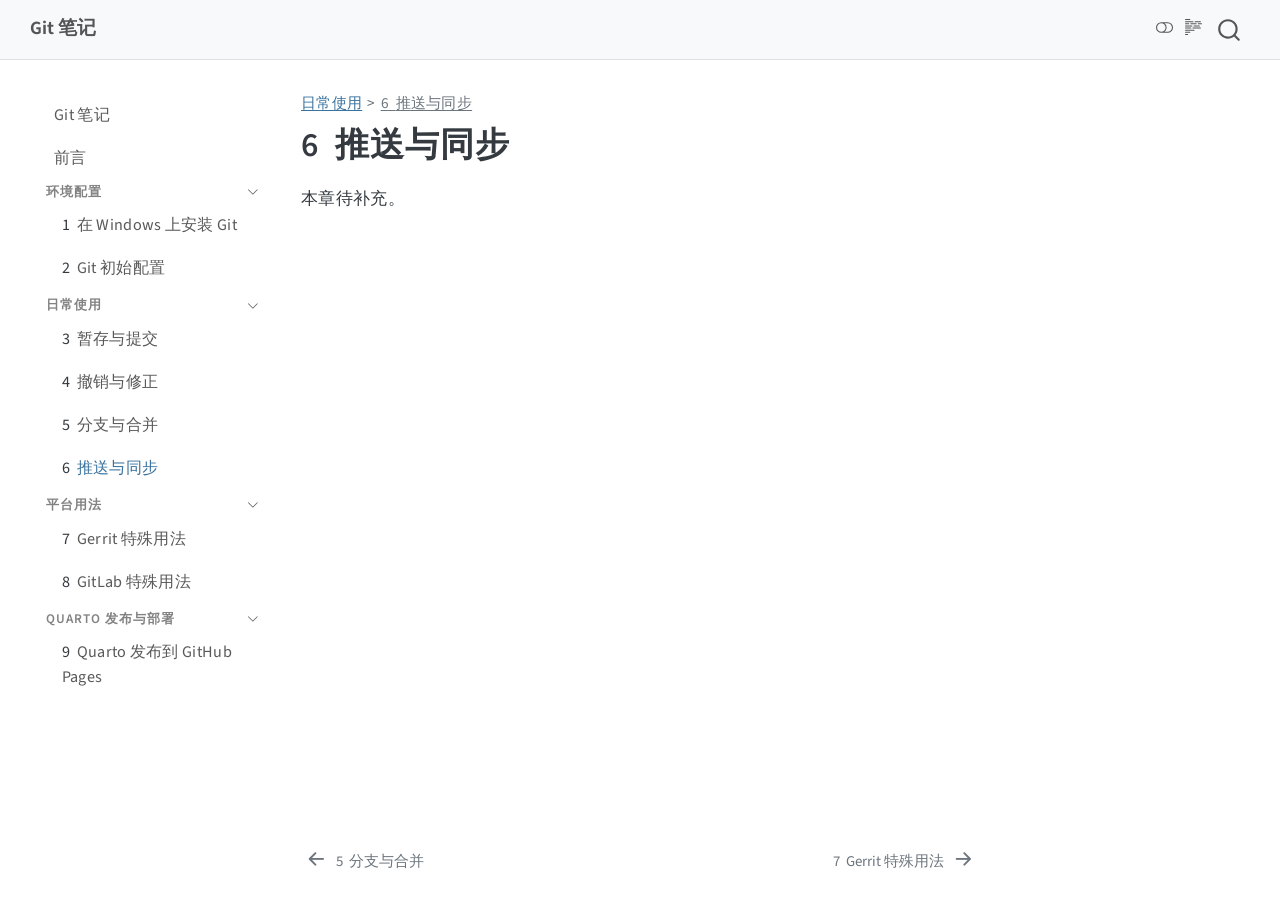
<file: chapters/daily/remote.html>
<!DOCTYPE html>
<html xmlns="http://www.w3.org/1999/xhtml" lang="zh-CN" xml:lang="zh-CN"><head>

<meta charset="utf-8">
<meta name="generator" content="quarto-1.10.18">

<meta name="viewport" content="width=device-width, initial-scale=1.0, user-scalable=yes">


<title>6&nbsp; 推送与同步 – Git 笔记</title>
<style>
/* Default styles provided by pandoc.
** See https://pandoc.org/MANUAL.html#variables-for-html for config info.
*/
span.smallcaps{font-variant: small-caps;}
div.columns{display: flex; gap: 1.5em;}
div.column{flex: auto;}
@media screen {
div.columns{gap: min(4vw, 1.5em);}
div.column{overflow-x: auto;}
}
div.hanging-indent{margin-left: 1.5em; text-indent: -1.5em;}
ul.task-list{list-style: none;}
ul.task-list li input[type="checkbox"] {
  width: 0.8em;
  margin: 0 0.8em 0.2em -1em; /* quarto-specific, see https://github.com/quarto-dev/quarto-cli/issues/4556 */ 
  vertical-align: middle;
}
</style>


<script src="../../site_libs/quarto-nav/quarto-nav.js"></script>
<script src="../../site_libs/clipboard/clipboard.min.js"></script>
<script src="../../site_libs/quarto-search/autocomplete.umd.js"></script>
<script src="../../site_libs/quarto-search/fuse.min.js"></script>
<script src="../../site_libs/quarto-search/quarto-search.js"></script>
<meta name="quarto:offset" content="../../">
<link href="../../chapters/platforms/gerrit.html" rel="next">
<link href="../../chapters/daily/branch.html" rel="prev">
<script src="../../site_libs/quarto-html/quarto.js" type="module"></script>
<script src="../../site_libs/quarto-html/tabsets/tabsets.js" type="module"></script>
<script src="../../site_libs/quarto-html/popper.min.js"></script>
<script src="../../site_libs/quarto-html/tippy.umd.min.js"></script>
<script src="../../site_libs/quarto-html/anchor.min.js"></script>
<link href="../../site_libs/quarto-html/tippy.css" rel="stylesheet">
<link href="../../site_libs/quarto-html/quarto-syntax-highlighting-e347d60d51bb0b3465b414e51dcba63e.css" rel="stylesheet" class="quarto-color-scheme" id="quarto-text-highlighting-styles">
<link href="../../site_libs/quarto-html/quarto-syntax-highlighting-dark-0b1f991575ba0ef35bfe88b57a77b946.css" rel="stylesheet" class="quarto-color-scheme quarto-color-alternate" id="quarto-text-highlighting-styles">
<link href="../../site_libs/quarto-html/quarto-syntax-highlighting-e347d60d51bb0b3465b414e51dcba63e.css" rel="stylesheet" class="quarto-color-scheme-extra" id="quarto-text-highlighting-styles">
<script src="../../site_libs/bootstrap/bootstrap.min.js"></script>
<link href="../../site_libs/bootstrap/bootstrap-icons.css" rel="stylesheet">
<link href="../../site_libs/bootstrap/bootstrap-886b1fad45ea02e1037dd06015e8bb17.min.css" rel="stylesheet" append-hash="true" class="quarto-color-scheme" id="quarto-bootstrap" data-mode="light">
<link href="../../site_libs/bootstrap/bootstrap-dark-6c51bd75c20ca3b06d45d5774f5599c0.min.css" rel="stylesheet" append-hash="true" class="quarto-color-scheme quarto-color-alternate" id="quarto-bootstrap" data-mode="dark">
<link href="../../site_libs/bootstrap/bootstrap-886b1fad45ea02e1037dd06015e8bb17.min.css" rel="stylesheet" append-hash="true" class="quarto-color-scheme-extra" id="quarto-bootstrap" data-mode="light">
<script id="quarto-search-options" type="application/json">{
  "location": "navbar",
  "copy-button": false,
  "collapse-after": 3,
  "panel-placement": "end",
  "type": "overlay",
  "limit": 50,
  "keyboard-shortcut": [
    "f",
    "/",
    "s"
  ],
  "language": {
    "search-no-results-text": "没有结果",
    "search-matching-documents-text": "匹配的文档",
    "search-copy-link-title": "复制搜索链接",
    "search-hide-matches-text": "隐藏其它匹配结果",
    "search-more-match-text": "更多匹配结果",
    "search-more-matches-text": "更多匹配结果",
    "search-clear-button-title": "清除",
    "search-text-placeholder": "",
    "search-detached-cancel-button-title": "取消",
    "search-submit-button-title": "提交",
    "search-label": "搜索"
  }
}</script>


</head>

<body class="nav-sidebar floating nav-fixed quarto-light"><script id="quarto-html-before-body" type="application/javascript">
    const toggleBodyColorMode = (bsSheetEl) => {
      const mode = bsSheetEl.getAttribute("data-mode");
      const bodyEl = window.document.querySelector("body");
      if (mode === "dark") {
        bodyEl.classList.add("quarto-dark");
        bodyEl.classList.remove("quarto-light");
      } else {
        bodyEl.classList.add("quarto-light");
        bodyEl.classList.remove("quarto-dark");
      }
    }
    const toggleBodyColorPrimary = () => {
      const bsSheetEl = window.document.querySelector("link#quarto-bootstrap:not([rel=disabled-stylesheet])");
      if (bsSheetEl) {
        toggleBodyColorMode(bsSheetEl);
      }
    }
    const setColorSchemeToggle = (alternate) => {
      const toggles = window.document.querySelectorAll('.quarto-color-scheme-toggle');
      for (let i=0; i < toggles.length; i++) {
        const toggle = toggles[i];
        if (toggle) {
          if (alternate) {
            toggle.classList.add("alternate");
          } else {
            toggle.classList.remove("alternate");
          }
        }
      }
    };
    const toggleColorMode = (alternate) => {
      // Switch the stylesheets
      const primaryStylesheets = window.document.querySelectorAll('link.quarto-color-scheme:not(.quarto-color-alternate)');
      const alternateStylesheets = window.document.querySelectorAll('link.quarto-color-scheme.quarto-color-alternate');
      manageTransitions('#quarto-margin-sidebar .nav-link', false);
      if (alternate) {
        // note: dark is layered on light, we don't disable primary!
        enableStylesheet(alternateStylesheets);
        for (const sheetNode of alternateStylesheets) {
          if (sheetNode.id === "quarto-bootstrap") {
            toggleBodyColorMode(sheetNode);
          }
        }
      } else {
        disableStylesheet(alternateStylesheets);
        enableStylesheet(primaryStylesheets)
        toggleBodyColorPrimary();
      }
      manageTransitions('#quarto-margin-sidebar .nav-link', true);
      // Switch the toggles
      setColorSchemeToggle(alternate)
      // Hack to workaround the fact that safari doesn't
      // properly recolor the scrollbar when toggling (#1455)
      if (navigator.userAgent.indexOf('Safari') > 0 && navigator.userAgent.indexOf('Chrome') == -1) {
        manageTransitions("body", false);
        window.scrollTo(0, 1);
        setTimeout(() => {
          window.scrollTo(0, 0);
          manageTransitions("body", true);
        }, 40);
      }
    }
    const disableStylesheet = (stylesheets) => {
      for (let i=0; i < stylesheets.length; i++) {
        const stylesheet = stylesheets[i];
        stylesheet.rel = 'disabled-stylesheet';
      }
    }
    const enableStylesheet = (stylesheets) => {
      for (let i=0; i < stylesheets.length; i++) {
        const stylesheet = stylesheets[i];
        if(stylesheet.rel !== 'stylesheet') { // for Chrome, which will still FOUC without this check
          stylesheet.rel = 'stylesheet';
        }
      }
    }
    const manageTransitions = (selector, allowTransitions) => {
      const els = window.document.querySelectorAll(selector);
      for (let i=0; i < els.length; i++) {
        const el = els[i];
        if (allowTransitions) {
          el.classList.remove('notransition');
        } else {
          el.classList.add('notransition');
        }
      }
    }
    const isFileUrl = () => {
      return window.location.protocol === 'file:';
    }
    const hasAlternateSentinel = () => {
      let styleSentinel = getColorSchemeSentinel();
      if (styleSentinel !== null) {
        return styleSentinel === "alternate";
      } else {
        return false;
      }
    }
    const setStyleSentinel = (alternate) => {
      const value = alternate ? "alternate" : "default";
      if (!isFileUrl()) {
        window.localStorage.setItem("quarto-color-scheme", value);
      } else {
        localAlternateSentinel = value;
      }
    }
    const getColorSchemeSentinel = () => {
      if (!isFileUrl()) {
        const storageValue = window.localStorage.getItem("quarto-color-scheme");
        return storageValue != null ? storageValue : localAlternateSentinel;
      } else {
        return localAlternateSentinel;
      }
    }
    const toggleGiscusIfUsed = (isAlternate, darkModeDefault) => {
      const baseTheme = document.querySelector('#giscus-base-theme')?.value ?? 'light';
      const alternateTheme = document.querySelector('#giscus-alt-theme')?.value ?? 'dark';
      let newTheme = '';
      if(authorPrefersDark) {
        newTheme = isAlternate ? baseTheme : alternateTheme;
      } else {
        newTheme = isAlternate ? alternateTheme : baseTheme;
      }
      const changeGiscusTheme = () => {
        // From: https://github.com/giscus/giscus/issues/336
        const sendMessage = (message) => {
          const iframe = document.querySelector('iframe.giscus-frame');
          if (!iframe) return;
          iframe.contentWindow.postMessage({ giscus: message }, 'https://giscus.app');
        }
        sendMessage({
          setConfig: {
            theme: newTheme
          }
        });
      }
      const isGiscussLoaded = window.document.querySelector('iframe.giscus-frame') !== null;
      if (isGiscussLoaded) {
        changeGiscusTheme();
      }
    };
    const authorPrefersDark = false;
    const queryPrefersDark = window.matchMedia('(prefers-color-scheme: dark)');
    const darkModeDefault = queryPrefersDark.matches;
      document.querySelector('link#quarto-text-highlighting-styles.quarto-color-scheme-extra').rel = 'disabled-stylesheet';
      document.querySelector('link#quarto-bootstrap.quarto-color-scheme-extra').rel = 'disabled-stylesheet';
    let localAlternateSentinel = darkModeDefault ? 'alternate' : 'default';
    // Dark / light mode switch
    window.quartoToggleColorScheme = () => {
      // Read the current dark / light value
      let toAlternate = !hasAlternateSentinel();
      toggleColorMode(toAlternate);
      setStyleSentinel(toAlternate);
      toggleGiscusIfUsed(toAlternate, darkModeDefault);
      window.dispatchEvent(new Event('resize'));
    };
    queryPrefersDark.addEventListener("change", e => {
      if(window.localStorage.getItem("quarto-color-scheme") !== null)
        return;
      const alternate = e.matches
      toggleColorMode(alternate);
      localAlternateSentinel = e.matches ? 'alternate' : 'default'; // this is used alongside local storage!
      toggleGiscusIfUsed(alternate, darkModeDefault);
    });
    // Switch to dark mode if need be
    if (hasAlternateSentinel()) {
      toggleColorMode(true);
    } else {
      toggleColorMode(false);
    }
  </script>

<div id="quarto-search-results"></div>
  <header id="quarto-header" class="headroom fixed-top">
    <nav class="navbar navbar-expand-lg " data-bs-theme="dark">
      <div class="navbar-container container-fluid">
      <div class="navbar-brand-container mx-auto">
    <a class="navbar-brand" href="../../index.html">
    <span class="navbar-title">Git 笔记</span>
    </a>
  </div>
        <div class="quarto-navbar-tools tools-end">
  <a href="" class="quarto-color-scheme-toggle quarto-navigation-tool  px-1" onclick="window.quartoToggleColorScheme(); return false;" title="切换深色模式"><i class="bi"></i></a>
  <a href="" class="quarto-reader-toggle quarto-navigation-tool px-1" onclick="window.quartoToggleReader(); return false;" title="切换阅读器模式">
  <div class="quarto-reader-toggle-btn">
  <i class="bi"></i>
  </div>
</a>
</div>
          <div id="quarto-search" class="" title="搜索"></div>
      </div> <!-- /container-fluid -->
    </nav>
  <nav class="quarto-secondary-nav">
    <div class="container-fluid d-flex">
      <button type="button" class="quarto-btn-toggle btn" data-bs-toggle="collapse" role="button" data-bs-target=".quarto-sidebar-collapse-item" aria-controls="quarto-sidebar" aria-expanded="false" aria-label="展开或折叠侧边栏导航" onclick="if (window.quartoToggleHeadroom) { window.quartoToggleHeadroom(); }">
        <i class="bi bi-layout-text-sidebar-reverse"></i>
      </button>
        <nav class="quarto-page-breadcrumbs" aria-label="breadcrumb"><ol class="breadcrumb"><li class="breadcrumb-item"><a href="../../chapters/daily/commit.html">日常使用</a></li><li class="breadcrumb-item"><a href="../../chapters/daily/remote.html"><span class="chapter-number">6</span>&nbsp; <span class="chapter-title">推送与同步</span></a></li></ol></nav>
        <a class="flex-grow-1" role="navigation" data-bs-toggle="collapse" data-bs-target=".quarto-sidebar-collapse-item" aria-controls="quarto-sidebar" aria-expanded="false" aria-label="展开或折叠侧边栏导航" onclick="if (window.quartoToggleHeadroom) { window.quartoToggleHeadroom(); }">      
        </a>
    </div>
  </nav>
</header>
<!-- content -->
<div id="quarto-content" class="quarto-container page-columns page-rows-contents page-layout-article page-navbar">
<!-- sidebar -->
  <nav id="quarto-sidebar" class="sidebar collapse collapse-horizontal quarto-sidebar-collapse-item sidebar-navigation floating overflow-auto">
    <div class="sidebar-menu-container"> 
    <ul class="list-unstyled mt-1">
        <li class="sidebar-item">
  <div class="sidebar-item-container"> 
  <a href="../../index.html" class="sidebar-item-text sidebar-link">
 <span class="menu-text">Git 笔记</span></a>
  </div>
</li>
        <li class="sidebar-item">
  <div class="sidebar-item-container"> 
  <a href="../../chapters/preface/index.html" class="sidebar-item-text sidebar-link">
 <span class="menu-text">前言</span></a>
  </div>
</li>
        <li class="sidebar-item sidebar-item-section">
      <div class="sidebar-item-container"> 
            <a class="sidebar-item-text sidebar-link text-start" data-bs-toggle="collapse" data-bs-target="#quarto-sidebar-section-1" role="navigation" aria-expanded="true">
 <span class="menu-text">环境配置</span></a>
          <a class="sidebar-item-toggle text-start" data-bs-toggle="collapse" data-bs-target="#quarto-sidebar-section-1" role="navigation" aria-expanded="true" aria-label="展开或折叠此栏">
            <i class="bi bi-chevron-right ms-2"></i>
          </a> 
      </div>
      <ul id="quarto-sidebar-section-1" class="collapse list-unstyled sidebar-section depth1 show">  
          <li class="sidebar-item">
  <div class="sidebar-item-container"> 
  <a href="../../chapters/setup/install-windows.html" class="sidebar-item-text sidebar-link">
 <span class="menu-text"><span class="chapter-number">1</span>&nbsp; <span class="chapter-title">在 Windows 上安装 Git</span></span></a>
  </div>
</li>
          <li class="sidebar-item">
  <div class="sidebar-item-container"> 
  <a href="../../chapters/setup/common-config.html" class="sidebar-item-text sidebar-link">
 <span class="menu-text"><span class="chapter-number">2</span>&nbsp; <span class="chapter-title">Git 初始配置</span></span></a>
  </div>
</li>
      </ul>
  </li>
        <li class="sidebar-item sidebar-item-section">
      <div class="sidebar-item-container"> 
            <a class="sidebar-item-text sidebar-link text-start" data-bs-toggle="collapse" data-bs-target="#quarto-sidebar-section-2" role="navigation" aria-expanded="true">
 <span class="menu-text">日常使用</span></a>
          <a class="sidebar-item-toggle text-start" data-bs-toggle="collapse" data-bs-target="#quarto-sidebar-section-2" role="navigation" aria-expanded="true" aria-label="展开或折叠此栏">
            <i class="bi bi-chevron-right ms-2"></i>
          </a> 
      </div>
      <ul id="quarto-sidebar-section-2" class="collapse list-unstyled sidebar-section depth1 show">  
          <li class="sidebar-item">
  <div class="sidebar-item-container"> 
  <a href="../../chapters/daily/commit.html" class="sidebar-item-text sidebar-link">
 <span class="menu-text"><span class="chapter-number">3</span>&nbsp; <span class="chapter-title">暂存与提交</span></span></a>
  </div>
</li>
          <li class="sidebar-item">
  <div class="sidebar-item-container"> 
  <a href="../../chapters/daily/undo.html" class="sidebar-item-text sidebar-link">
 <span class="menu-text"><span class="chapter-number">4</span>&nbsp; <span class="chapter-title">撤销与修正</span></span></a>
  </div>
</li>
          <li class="sidebar-item">
  <div class="sidebar-item-container"> 
  <a href="../../chapters/daily/branch.html" class="sidebar-item-text sidebar-link">
 <span class="menu-text"><span class="chapter-number">5</span>&nbsp; <span class="chapter-title">分支与合并</span></span></a>
  </div>
</li>
          <li class="sidebar-item">
  <div class="sidebar-item-container"> 
  <a href="../../chapters/daily/remote.html" class="sidebar-item-text sidebar-link active">
 <span class="menu-text"><span class="chapter-number">6</span>&nbsp; <span class="chapter-title">推送与同步</span></span></a>
  </div>
</li>
      </ul>
  </li>
        <li class="sidebar-item sidebar-item-section">
      <div class="sidebar-item-container"> 
            <a class="sidebar-item-text sidebar-link text-start" data-bs-toggle="collapse" data-bs-target="#quarto-sidebar-section-3" role="navigation" aria-expanded="true">
 <span class="menu-text">平台用法</span></a>
          <a class="sidebar-item-toggle text-start" data-bs-toggle="collapse" data-bs-target="#quarto-sidebar-section-3" role="navigation" aria-expanded="true" aria-label="展开或折叠此栏">
            <i class="bi bi-chevron-right ms-2"></i>
          </a> 
      </div>
      <ul id="quarto-sidebar-section-3" class="collapse list-unstyled sidebar-section depth1 show">  
          <li class="sidebar-item">
  <div class="sidebar-item-container"> 
  <a href="../../chapters/platforms/gerrit.html" class="sidebar-item-text sidebar-link">
 <span class="menu-text"><span class="chapter-number">7</span>&nbsp; <span class="chapter-title">Gerrit 特殊用法</span></span></a>
  </div>
</li>
          <li class="sidebar-item">
  <div class="sidebar-item-container"> 
  <a href="../../chapters/platforms/gitlab.html" class="sidebar-item-text sidebar-link">
 <span class="menu-text"><span class="chapter-number">8</span>&nbsp; <span class="chapter-title">GitLab 特殊用法</span></span></a>
  </div>
</li>
      </ul>
  </li>
        <li class="sidebar-item sidebar-item-section">
      <div class="sidebar-item-container"> 
            <a class="sidebar-item-text sidebar-link text-start" data-bs-toggle="collapse" data-bs-target="#quarto-sidebar-section-4" role="navigation" aria-expanded="true">
 <span class="menu-text">Quarto 发布与部署</span></a>
          <a class="sidebar-item-toggle text-start" data-bs-toggle="collapse" data-bs-target="#quarto-sidebar-section-4" role="navigation" aria-expanded="true" aria-label="展开或折叠此栏">
            <i class="bi bi-chevron-right ms-2"></i>
          </a> 
      </div>
      <ul id="quarto-sidebar-section-4" class="collapse list-unstyled sidebar-section depth1 show">  
          <li class="sidebar-item">
  <div class="sidebar-item-container"> 
  <a href="../../chapters/quarto-publish/github-pages.html" class="sidebar-item-text sidebar-link">
 <span class="menu-text"><span class="chapter-number">9</span>&nbsp; <span class="chapter-title">Quarto 发布到 GitHub Pages</span></span></a>
  </div>
</li>
      </ul>
  </li>
    </ul>
    </div>
</nav>
<div id="quarto-sidebar-glass" class="quarto-sidebar-collapse-item" data-bs-toggle="collapse" data-bs-target=".quarto-sidebar-collapse-item"></div>
<!-- margin-sidebar -->
    <div id="quarto-margin-sidebar" class="sidebar margin-sidebar zindex-bottom">
        
    </div>
<!-- main -->
<main class="content" id="quarto-document-content">


<header id="title-block-header" class="quarto-title-block default"><nav class="quarto-page-breadcrumbs quarto-title-breadcrumbs d-none d-lg-block" aria-label="breadcrumb"><ol class="breadcrumb"><li class="breadcrumb-item"><a href="../../chapters/daily/commit.html">日常使用</a></li><li class="breadcrumb-item"><a href="../../chapters/daily/remote.html"><span class="chapter-number">6</span>&nbsp; <span class="chapter-title">推送与同步</span></a></li></ol></nav>
<div class="quarto-title">
<h1 class="title"><span class="chapter-number">6</span>&nbsp; <span class="chapter-title">推送与同步</span></h1>
</div>



<div class="quarto-title-meta">

    
  
    
  </div>
  


</header>


<p>本章待补充。</p>



</main> <!-- /main -->
<script id="quarto-html-after-body" type="application/javascript">
  window.document.addEventListener("DOMContentLoaded", function (event) {
    // Ensure there is a toggle, if there isn't float one in the top right
    if (window.document.querySelector('.quarto-color-scheme-toggle') === null) {
      const a = window.document.createElement('a');
      a.classList.add('top-right');
      a.classList.add('quarto-color-scheme-toggle');
      a.href = "";
      a.onclick = function() { try { window.quartoToggleColorScheme(); } catch {} return false; };
      const i = window.document.createElement("i");
      i.classList.add('bi');
      a.appendChild(i);
      window.document.body.appendChild(a);
    }
    setColorSchemeToggle(hasAlternateSentinel())
    const icon = "";
    const anchorJS = new window.AnchorJS();
    anchorJS.options = {
      placement: 'right',
      icon: icon
    };
    anchorJS.add('.anchored');
    const isCodeAnnotation = (el) => {
      for (const clz of el.classList) {
        if (clz.startsWith('code-annotation-')) {                     
          return true;
        }
      }
      return false;
    }
    const onCopySuccess = function(e) {
      // button target
      const button = e.trigger;
      // don't keep focus
      button.blur();
      // flash "checked"
      button.classList.add('code-copy-button-checked');
      var currentTitle = button.getAttribute("title");
      button.setAttribute("title", "已复制");
      let tooltip;
      if (window.bootstrap) {
        button.setAttribute("data-bs-toggle", "tooltip");
        button.setAttribute("data-bs-placement", "left");
        button.setAttribute("data-bs-title", "已复制");
        tooltip = new bootstrap.Tooltip(button, 
          { trigger: "manual", 
            customClass: "code-copy-button-tooltip",
            offset: [0, -8]});
        tooltip.show();    
      }
      setTimeout(function() {
        if (tooltip) {
          tooltip.hide();
          button.removeAttribute("data-bs-title");
          button.removeAttribute("data-bs-toggle");
          button.removeAttribute("data-bs-placement");
        }
        button.setAttribute("title", currentTitle);
        button.classList.remove('code-copy-button-checked');
      }, 1000);
      // clear code selection
      e.clearSelection();
    }
    const getTextToCopy = function(trigger) {
      const outerScaffold = trigger.parentElement.cloneNode(true);
      const codeEl = outerScaffold.querySelector('code');
      for (const childEl of codeEl.children) {
        if (isCodeAnnotation(childEl)) {
          childEl.remove();
        }
      }
      return codeEl.innerText;
    }
    const clipboard = new window.ClipboardJS('.code-copy-button:not([data-in-quarto-modal])', {
      text: getTextToCopy
    });
    clipboard.on('success', onCopySuccess);
    if (window.document.getElementById('quarto-embedded-source-code-modal')) {
      const clipboardModal = new window.ClipboardJS('.code-copy-button[data-in-quarto-modal]', {
        text: getTextToCopy,
        container: window.document.getElementById('quarto-embedded-source-code-modal')
      });
      clipboardModal.on('success', onCopySuccess);
    }
      var localhostRegex = new RegExp(/^(?:http|https):\/\/localhost\:?[0-9]*\//);
      var mailtoRegex = new RegExp(/^mailto:/);
        var filterRegex = new RegExp('/' + window.location.host + '/');
      var isInternal = (href) => {
          return filterRegex.test(href) || localhostRegex.test(href) || mailtoRegex.test(href);
      }
      // Inspect non-navigation links and adorn them if external
     var links = window.document.querySelectorAll('a[href]:not(.nav-link):not(.navbar-brand):not(.toc-action):not(.sidebar-link):not(.sidebar-item-toggle):not(.pagination-link):not(.no-external):not([aria-hidden]):not(.dropdown-item):not(.quarto-navigation-tool):not(.about-link)');
      for (var i=0; i<links.length; i++) {
        const link = links[i];
        if (!isInternal(link.href)) {
          // undo the damage that might have been done by quarto-nav.js in the case of
          // links that we want to consider external
          if (link.dataset.originalHref !== undefined) {
            link.href = link.dataset.originalHref;
          }
        }
      }
    function tippyHover(el, contentFn, onTriggerFn, onUntriggerFn) {
      const config = {
        allowHTML: true,
        maxWidth: 500,
        delay: 100,
        arrow: false,
        appendTo: function(el) {
            return el.parentElement;
        },
        interactive: true,
        interactiveBorder: 10,
        theme: 'quarto',
        placement: 'bottom-start',
      };
      if (contentFn) {
        config.content = contentFn;
      }
      if (onTriggerFn) {
        config.onTrigger = onTriggerFn;
      }
      if (onUntriggerFn) {
        config.onUntrigger = onUntriggerFn;
      }
      window.tippy(el, config); 
    }
    const noterefs = window.document.querySelectorAll('a[role="doc-noteref"]');
    for (var i=0; i<noterefs.length; i++) {
      const ref = noterefs[i];
      tippyHover(ref, function() {
        // use id or data attribute instead here
        let href = ref.getAttribute('data-footnote-href') || ref.getAttribute('href');
        try { href = new URL(href).hash; } catch {}
        const id = href.replace(/^#\/?/, "");
        const note = window.document.getElementById(id);
        if (note) {
          return note.innerHTML;
        } else {
          return "";
        }
      });
    }
    const xrefs = window.document.querySelectorAll('a.quarto-xref');
    const processXRef = (id, note) => {
      // Strip column container classes
      const stripColumnClz = (el) => {
        el.classList.remove("page-full", "page-columns");
        if (el.children) {
          for (const child of el.children) {
            stripColumnClz(child);
          }
        }
      }
      stripColumnClz(note)
      if (id === null || id.startsWith('sec-')) {
        // Special case sections, only their first couple elements
        const container = document.createElement("div");
        if (note.children && note.children.length > 2) {
          container.appendChild(note.children[0].cloneNode(true));
          for (let i = 1; i < note.children.length; i++) {
            const child = note.children[i];
            if (child.tagName === "P" && child.innerText === "") {
              continue;
            } else {
              container.appendChild(child.cloneNode(true));
              break;
            }
          }
          if (window.Quarto?.typesetMath) {
            window.Quarto.typesetMath(container);
          }
          return container.innerHTML
        } else {
          if (window.Quarto?.typesetMath) {
            window.Quarto.typesetMath(note);
          }
          return note.innerHTML;
        }
      } else {
        // Remove any anchor links if they are present
        const anchorLink = note.querySelector('a.anchorjs-link');
        if (anchorLink) {
          anchorLink.remove();
        }
        if (window.Quarto?.typesetMath) {
          window.Quarto.typesetMath(note);
        }
        if (note.classList.contains("callout")) {
          return note.outerHTML;
        } else {
          return note.innerHTML;
        }
      }
    }
    for (var i=0; i<xrefs.length; i++) {
      const xref = xrefs[i];
      tippyHover(xref, undefined, function(instance) {
        instance.disable();
        let url = xref.getAttribute('href');
        let hash = undefined; 
        if (url.startsWith('#')) {
          hash = url;
        } else {
          try { hash = new URL(url).hash; } catch {}
        }
        if (hash) {
          const id = hash.replace(/^#\/?/, "");
          const note = window.document.getElementById(id);
          if (note !== null) {
            try {
              const html = processXRef(id, note.cloneNode(true));
              instance.setContent(html);
            } finally {
              instance.enable();
              instance.show();
            }
          } else {
            // See if we can fetch this
            fetch(url.split('#')[0])
            .then(res => res.text())
            .then(html => {
              const parser = new DOMParser();
              const htmlDoc = parser.parseFromString(html, "text/html");
              const note = htmlDoc.getElementById(id);
              if (note !== null) {
                const html = processXRef(id, note);
                instance.setContent(html);
              } 
            }).finally(() => {
              instance.enable();
              instance.show();
            });
          }
        } else {
          // See if we can fetch a full url (with no hash to target)
          // This is a special case and we should probably do some content thinning / targeting
          fetch(url)
          .then(res => res.text())
          .then(html => {
            const parser = new DOMParser();
            const htmlDoc = parser.parseFromString(html, "text/html");
            const note = htmlDoc.querySelector('main.content');
            if (note !== null) {
              // This should only happen for chapter cross references
              // (since there is no id in the URL)
              // remove the first header
              if (note.children.length > 0 && note.children[0].tagName === "HEADER") {
                note.children[0].remove();
              }
              const html = processXRef(null, note);
              instance.setContent(html);
            } 
          }).finally(() => {
            instance.enable();
            instance.show();
          });
        }
      }, function(instance) {
      });
    }
        let selectedAnnoteEl;
        const selectorForAnnotation = ( cell, annotation) => {
          let cellAttr = 'data-code-cell="' + cell + '"';
          let lineAttr = 'data-code-annotation="' +  annotation + '"';
          const selector = 'span[' + cellAttr + '][' + lineAttr + ']';
          return selector;
        }
        const selectCodeLines = (annoteEl) => {
          const doc = window.document;
          const targetCell = annoteEl.getAttribute("data-target-cell");
          const targetAnnotation = annoteEl.getAttribute("data-target-annotation");
          const annoteSpan = window.document.querySelector(selectorForAnnotation(targetCell, targetAnnotation));
          const lines = annoteSpan.getAttribute("data-code-lines").split(",");
          const lineIds = lines.map((line) => {
            return targetCell + "-" + line;
          })
          let top = null;
          let height = null;
          let parent = null;
          if (lineIds.length > 0) {
              //compute the position of the single el (top and bottom and make a div)
              const el = window.document.getElementById(lineIds[0]);
              top = el.offsetTop;
              height = el.offsetHeight;
              parent = el.parentElement.parentElement;
            if (lineIds.length > 1) {
              const lastEl = window.document.getElementById(lineIds[lineIds.length - 1]);
              const bottom = lastEl.offsetTop + lastEl.offsetHeight;
              height = bottom - top;
            }
            if (top !== null && height !== null && parent !== null) {
              // cook up a div (if necessary) and position it 
              let div = window.document.getElementById("code-annotation-line-highlight");
              if (div === null) {
                div = window.document.createElement("div");
                div.setAttribute("id", "code-annotation-line-highlight");
                div.style.position = 'absolute';
                parent.appendChild(div);
              }
              div.style.top = top - 2 + "px";
              div.style.height = height + 4 + "px";
              div.style.left = 0;
              let gutterDiv = window.document.getElementById("code-annotation-line-highlight-gutter");
              if (gutterDiv === null) {
                gutterDiv = window.document.createElement("div");
                gutterDiv.setAttribute("id", "code-annotation-line-highlight-gutter");
                gutterDiv.style.position = 'absolute';
                const codeCell = window.document.getElementById(targetCell);
                const gutter = codeCell.querySelector('.code-annotation-gutter');
                gutter.appendChild(gutterDiv);
              }
              gutterDiv.style.top = top - 2 + "px";
              gutterDiv.style.height = height + 4 + "px";
            }
            selectedAnnoteEl = annoteEl;
          }
        };
        const unselectCodeLines = () => {
          const elementsIds = ["code-annotation-line-highlight", "code-annotation-line-highlight-gutter"];
          elementsIds.forEach((elId) => {
            const div = window.document.getElementById(elId);
            if (div) {
              div.remove();
            }
          });
          selectedAnnoteEl = undefined;
        };
          // Handle positioning of the toggle
      window.addEventListener(
        "resize",
        throttle(() => {
          elRect = undefined;
          if (selectedAnnoteEl) {
            selectCodeLines(selectedAnnoteEl);
          }
        }, 10)
      );
      function throttle(fn, ms) {
      let throttle = false;
      let timer;
        return (...args) => {
          if(!throttle) { // first call gets through
              fn.apply(this, args);
              throttle = true;
          } else { // all the others get throttled
              if(timer) clearTimeout(timer); // cancel #2
              timer = setTimeout(() => {
                fn.apply(this, args);
                timer = throttle = false;
              }, ms);
          }
        };
      }
        // Attach click handler to the DT
        const annoteDls = window.document.querySelectorAll('dt[data-target-cell]');
        for (const annoteDlNode of annoteDls) {
          annoteDlNode.addEventListener('click', (event) => {
            const clickedEl = event.target;
            if (clickedEl !== selectedAnnoteEl) {
              unselectCodeLines();
              const activeEl = window.document.querySelector('dt[data-target-cell].code-annotation-active');
              if (activeEl) {
                activeEl.classList.remove('code-annotation-active');
              }
              selectCodeLines(clickedEl);
              clickedEl.classList.add('code-annotation-active');
            } else {
              // Unselect the line
              unselectCodeLines();
              clickedEl.classList.remove('code-annotation-active');
            }
          });
        }
    const findCites = (el) => {
      const parentEl = el.parentElement;
      if (parentEl) {
        const cites = parentEl.dataset.cites;
        if (cites) {
          return {
            el,
            cites: cites.split(' ')
          };
        } else {
          return findCites(el.parentElement)
        }
      } else {
        return undefined;
      }
    };
    var bibliorefs = window.document.querySelectorAll('a[role="doc-biblioref"]');
    for (var i=0; i<bibliorefs.length; i++) {
      const ref = bibliorefs[i];
      const citeInfo = findCites(ref);
      if (citeInfo) {
        tippyHover(citeInfo.el, function() {
          var popup = window.document.createElement('div');
          citeInfo.cites.forEach(function(cite) {
            var citeDiv = window.document.createElement('div');
            citeDiv.classList.add('hanging-indent');
            citeDiv.classList.add('csl-entry');
            var biblioDiv = window.document.getElementById('ref-' + cite);
            if (biblioDiv) {
              citeDiv.innerHTML = biblioDiv.innerHTML;
            }
            popup.appendChild(citeDiv);
          });
          return popup.innerHTML;
        });
      }
    }
  });
  </script>
<nav class="page-navigation">
  <div class="nav-page nav-page-previous">
      <a href="../../chapters/daily/branch.html" class="pagination-link" aria-label="分支与合并">
        <i class="bi bi-arrow-left-short"></i> <span class="nav-page-text"><span class="chapter-number">5</span>&nbsp; <span class="chapter-title">分支与合并</span></span>
      </a>          
  </div>
  <div class="nav-page nav-page-next">
      <a href="../../chapters/platforms/gerrit.html" class="pagination-link" aria-label="Gerrit 特殊用法">
        <span class="nav-page-text"><span class="chapter-number">7</span>&nbsp; <span class="chapter-title">Gerrit 特殊用法</span></span> <i class="bi bi-arrow-right-short"></i>
      </a>
  </div>
</nav>
</div> <!-- /content -->




</body></html>
</file>
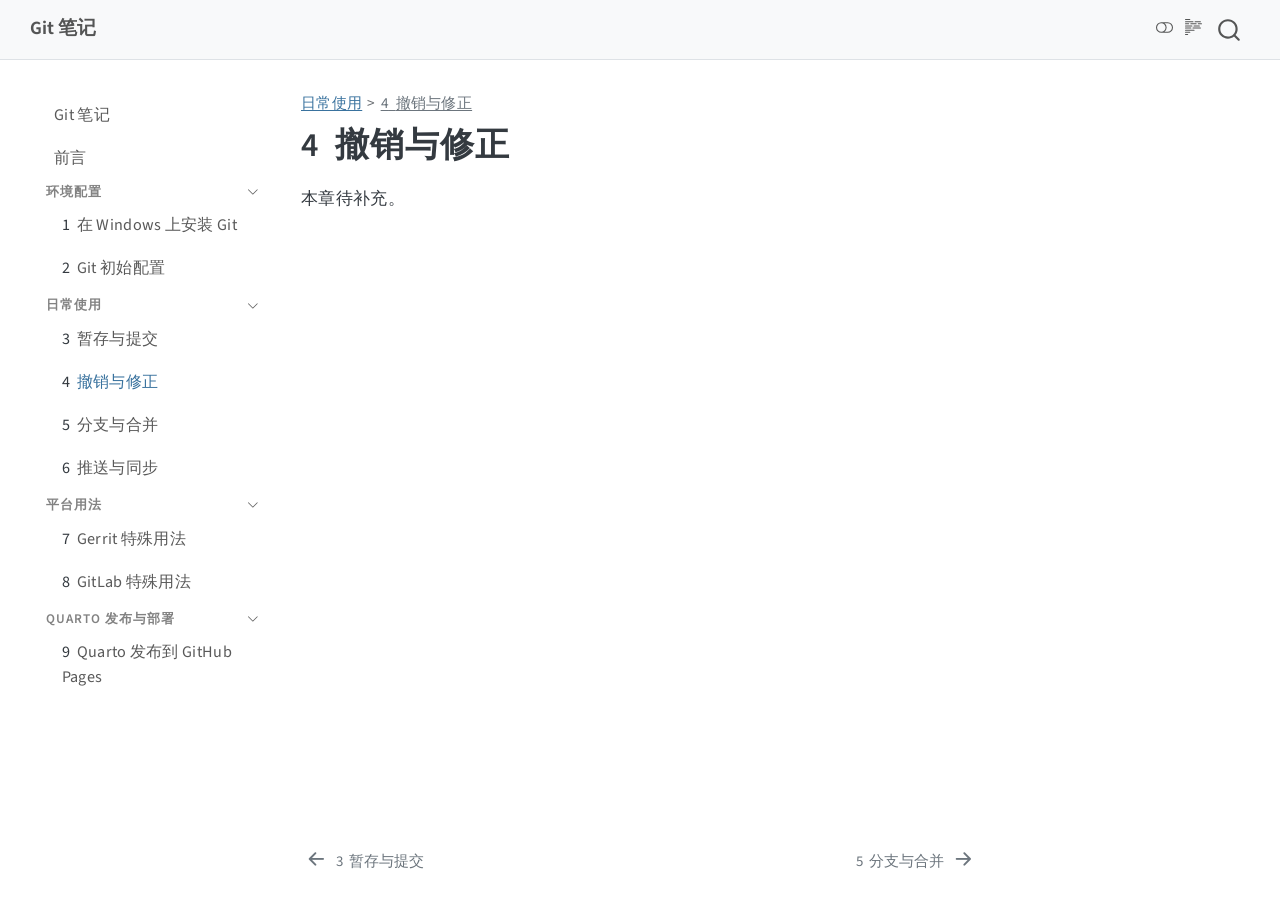
<file: chapters/daily/undo.html>
<!DOCTYPE html>
<html xmlns="http://www.w3.org/1999/xhtml" lang="zh-CN" xml:lang="zh-CN"><head>

<meta charset="utf-8">
<meta name="generator" content="quarto-1.10.18">

<meta name="viewport" content="width=device-width, initial-scale=1.0, user-scalable=yes">


<title>4&nbsp; 撤销与修正 – Git 笔记</title>
<style>
/* Default styles provided by pandoc.
** See https://pandoc.org/MANUAL.html#variables-for-html for config info.
*/
span.smallcaps{font-variant: small-caps;}
div.columns{display: flex; gap: 1.5em;}
div.column{flex: auto;}
@media screen {
div.columns{gap: min(4vw, 1.5em);}
div.column{overflow-x: auto;}
}
div.hanging-indent{margin-left: 1.5em; text-indent: -1.5em;}
ul.task-list{list-style: none;}
ul.task-list li input[type="checkbox"] {
  width: 0.8em;
  margin: 0 0.8em 0.2em -1em; /* quarto-specific, see https://github.com/quarto-dev/quarto-cli/issues/4556 */ 
  vertical-align: middle;
}
</style>


<script src="../../site_libs/quarto-nav/quarto-nav.js"></script>
<script src="../../site_libs/clipboard/clipboard.min.js"></script>
<script src="../../site_libs/quarto-search/autocomplete.umd.js"></script>
<script src="../../site_libs/quarto-search/fuse.min.js"></script>
<script src="../../site_libs/quarto-search/quarto-search.js"></script>
<meta name="quarto:offset" content="../../">
<link href="../../chapters/daily/branch.html" rel="next">
<link href="../../chapters/daily/commit.html" rel="prev">
<script src="../../site_libs/quarto-html/quarto.js" type="module"></script>
<script src="../../site_libs/quarto-html/tabsets/tabsets.js" type="module"></script>
<script src="../../site_libs/quarto-html/popper.min.js"></script>
<script src="../../site_libs/quarto-html/tippy.umd.min.js"></script>
<script src="../../site_libs/quarto-html/anchor.min.js"></script>
<link href="../../site_libs/quarto-html/tippy.css" rel="stylesheet">
<link href="../../site_libs/quarto-html/quarto-syntax-highlighting-e347d60d51bb0b3465b414e51dcba63e.css" rel="stylesheet" class="quarto-color-scheme" id="quarto-text-highlighting-styles">
<link href="../../site_libs/quarto-html/quarto-syntax-highlighting-dark-0b1f991575ba0ef35bfe88b57a77b946.css" rel="stylesheet" class="quarto-color-scheme quarto-color-alternate" id="quarto-text-highlighting-styles">
<link href="../../site_libs/quarto-html/quarto-syntax-highlighting-e347d60d51bb0b3465b414e51dcba63e.css" rel="stylesheet" class="quarto-color-scheme-extra" id="quarto-text-highlighting-styles">
<script src="../../site_libs/bootstrap/bootstrap.min.js"></script>
<link href="../../site_libs/bootstrap/bootstrap-icons.css" rel="stylesheet">
<link href="../../site_libs/bootstrap/bootstrap-886b1fad45ea02e1037dd06015e8bb17.min.css" rel="stylesheet" append-hash="true" class="quarto-color-scheme" id="quarto-bootstrap" data-mode="light">
<link href="../../site_libs/bootstrap/bootstrap-dark-6c51bd75c20ca3b06d45d5774f5599c0.min.css" rel="stylesheet" append-hash="true" class="quarto-color-scheme quarto-color-alternate" id="quarto-bootstrap" data-mode="dark">
<link href="../../site_libs/bootstrap/bootstrap-886b1fad45ea02e1037dd06015e8bb17.min.css" rel="stylesheet" append-hash="true" class="quarto-color-scheme-extra" id="quarto-bootstrap" data-mode="light">
<script id="quarto-search-options" type="application/json">{
  "location": "navbar",
  "copy-button": false,
  "collapse-after": 3,
  "panel-placement": "end",
  "type": "overlay",
  "limit": 50,
  "keyboard-shortcut": [
    "f",
    "/",
    "s"
  ],
  "language": {
    "search-no-results-text": "没有结果",
    "search-matching-documents-text": "匹配的文档",
    "search-copy-link-title": "复制搜索链接",
    "search-hide-matches-text": "隐藏其它匹配结果",
    "search-more-match-text": "更多匹配结果",
    "search-more-matches-text": "更多匹配结果",
    "search-clear-button-title": "清除",
    "search-text-placeholder": "",
    "search-detached-cancel-button-title": "取消",
    "search-submit-button-title": "提交",
    "search-label": "搜索"
  }
}</script>


</head>

<body class="nav-sidebar floating nav-fixed quarto-light"><script id="quarto-html-before-body" type="application/javascript">
    const toggleBodyColorMode = (bsSheetEl) => {
      const mode = bsSheetEl.getAttribute("data-mode");
      const bodyEl = window.document.querySelector("body");
      if (mode === "dark") {
        bodyEl.classList.add("quarto-dark");
        bodyEl.classList.remove("quarto-light");
      } else {
        bodyEl.classList.add("quarto-light");
        bodyEl.classList.remove("quarto-dark");
      }
    }
    const toggleBodyColorPrimary = () => {
      const bsSheetEl = window.document.querySelector("link#quarto-bootstrap:not([rel=disabled-stylesheet])");
      if (bsSheetEl) {
        toggleBodyColorMode(bsSheetEl);
      }
    }
    const setColorSchemeToggle = (alternate) => {
      const toggles = window.document.querySelectorAll('.quarto-color-scheme-toggle');
      for (let i=0; i < toggles.length; i++) {
        const toggle = toggles[i];
        if (toggle) {
          if (alternate) {
            toggle.classList.add("alternate");
          } else {
            toggle.classList.remove("alternate");
          }
        }
      }
    };
    const toggleColorMode = (alternate) => {
      // Switch the stylesheets
      const primaryStylesheets = window.document.querySelectorAll('link.quarto-color-scheme:not(.quarto-color-alternate)');
      const alternateStylesheets = window.document.querySelectorAll('link.quarto-color-scheme.quarto-color-alternate');
      manageTransitions('#quarto-margin-sidebar .nav-link', false);
      if (alternate) {
        // note: dark is layered on light, we don't disable primary!
        enableStylesheet(alternateStylesheets);
        for (const sheetNode of alternateStylesheets) {
          if (sheetNode.id === "quarto-bootstrap") {
            toggleBodyColorMode(sheetNode);
          }
        }
      } else {
        disableStylesheet(alternateStylesheets);
        enableStylesheet(primaryStylesheets)
        toggleBodyColorPrimary();
      }
      manageTransitions('#quarto-margin-sidebar .nav-link', true);
      // Switch the toggles
      setColorSchemeToggle(alternate)
      // Hack to workaround the fact that safari doesn't
      // properly recolor the scrollbar when toggling (#1455)
      if (navigator.userAgent.indexOf('Safari') > 0 && navigator.userAgent.indexOf('Chrome') == -1) {
        manageTransitions("body", false);
        window.scrollTo(0, 1);
        setTimeout(() => {
          window.scrollTo(0, 0);
          manageTransitions("body", true);
        }, 40);
      }
    }
    const disableStylesheet = (stylesheets) => {
      for (let i=0; i < stylesheets.length; i++) {
        const stylesheet = stylesheets[i];
        stylesheet.rel = 'disabled-stylesheet';
      }
    }
    const enableStylesheet = (stylesheets) => {
      for (let i=0; i < stylesheets.length; i++) {
        const stylesheet = stylesheets[i];
        if(stylesheet.rel !== 'stylesheet') { // for Chrome, which will still FOUC without this check
          stylesheet.rel = 'stylesheet';
        }
      }
    }
    const manageTransitions = (selector, allowTransitions) => {
      const els = window.document.querySelectorAll(selector);
      for (let i=0; i < els.length; i++) {
        const el = els[i];
        if (allowTransitions) {
          el.classList.remove('notransition');
        } else {
          el.classList.add('notransition');
        }
      }
    }
    const isFileUrl = () => {
      return window.location.protocol === 'file:';
    }
    const hasAlternateSentinel = () => {
      let styleSentinel = getColorSchemeSentinel();
      if (styleSentinel !== null) {
        return styleSentinel === "alternate";
      } else {
        return false;
      }
    }
    const setStyleSentinel = (alternate) => {
      const value = alternate ? "alternate" : "default";
      if (!isFileUrl()) {
        window.localStorage.setItem("quarto-color-scheme", value);
      } else {
        localAlternateSentinel = value;
      }
    }
    const getColorSchemeSentinel = () => {
      if (!isFileUrl()) {
        const storageValue = window.localStorage.getItem("quarto-color-scheme");
        return storageValue != null ? storageValue : localAlternateSentinel;
      } else {
        return localAlternateSentinel;
      }
    }
    const toggleGiscusIfUsed = (isAlternate, darkModeDefault) => {
      const baseTheme = document.querySelector('#giscus-base-theme')?.value ?? 'light';
      const alternateTheme = document.querySelector('#giscus-alt-theme')?.value ?? 'dark';
      let newTheme = '';
      if(authorPrefersDark) {
        newTheme = isAlternate ? baseTheme : alternateTheme;
      } else {
        newTheme = isAlternate ? alternateTheme : baseTheme;
      }
      const changeGiscusTheme = () => {
        // From: https://github.com/giscus/giscus/issues/336
        const sendMessage = (message) => {
          const iframe = document.querySelector('iframe.giscus-frame');
          if (!iframe) return;
          iframe.contentWindow.postMessage({ giscus: message }, 'https://giscus.app');
        }
        sendMessage({
          setConfig: {
            theme: newTheme
          }
        });
      }
      const isGiscussLoaded = window.document.querySelector('iframe.giscus-frame') !== null;
      if (isGiscussLoaded) {
        changeGiscusTheme();
      }
    };
    const authorPrefersDark = false;
    const queryPrefersDark = window.matchMedia('(prefers-color-scheme: dark)');
    const darkModeDefault = queryPrefersDark.matches;
      document.querySelector('link#quarto-text-highlighting-styles.quarto-color-scheme-extra').rel = 'disabled-stylesheet';
      document.querySelector('link#quarto-bootstrap.quarto-color-scheme-extra').rel = 'disabled-stylesheet';
    let localAlternateSentinel = darkModeDefault ? 'alternate' : 'default';
    // Dark / light mode switch
    window.quartoToggleColorScheme = () => {
      // Read the current dark / light value
      let toAlternate = !hasAlternateSentinel();
      toggleColorMode(toAlternate);
      setStyleSentinel(toAlternate);
      toggleGiscusIfUsed(toAlternate, darkModeDefault);
      window.dispatchEvent(new Event('resize'));
    };
    queryPrefersDark.addEventListener("change", e => {
      if(window.localStorage.getItem("quarto-color-scheme") !== null)
        return;
      const alternate = e.matches
      toggleColorMode(alternate);
      localAlternateSentinel = e.matches ? 'alternate' : 'default'; // this is used alongside local storage!
      toggleGiscusIfUsed(alternate, darkModeDefault);
    });
    // Switch to dark mode if need be
    if (hasAlternateSentinel()) {
      toggleColorMode(true);
    } else {
      toggleColorMode(false);
    }
  </script>

<div id="quarto-search-results"></div>
  <header id="quarto-header" class="headroom fixed-top">
    <nav class="navbar navbar-expand-lg " data-bs-theme="dark">
      <div class="navbar-container container-fluid">
      <div class="navbar-brand-container mx-auto">
    <a class="navbar-brand" href="../../index.html">
    <span class="navbar-title">Git 笔记</span>
    </a>
  </div>
        <div class="quarto-navbar-tools tools-end">
  <a href="" class="quarto-color-scheme-toggle quarto-navigation-tool  px-1" onclick="window.quartoToggleColorScheme(); return false;" title="切换深色模式"><i class="bi"></i></a>
  <a href="" class="quarto-reader-toggle quarto-navigation-tool px-1" onclick="window.quartoToggleReader(); return false;" title="切换阅读器模式">
  <div class="quarto-reader-toggle-btn">
  <i class="bi"></i>
  </div>
</a>
</div>
          <div id="quarto-search" class="" title="搜索"></div>
      </div> <!-- /container-fluid -->
    </nav>
  <nav class="quarto-secondary-nav">
    <div class="container-fluid d-flex">
      <button type="button" class="quarto-btn-toggle btn" data-bs-toggle="collapse" role="button" data-bs-target=".quarto-sidebar-collapse-item" aria-controls="quarto-sidebar" aria-expanded="false" aria-label="展开或折叠侧边栏导航" onclick="if (window.quartoToggleHeadroom) { window.quartoToggleHeadroom(); }">
        <i class="bi bi-layout-text-sidebar-reverse"></i>
      </button>
        <nav class="quarto-page-breadcrumbs" aria-label="breadcrumb"><ol class="breadcrumb"><li class="breadcrumb-item"><a href="../../chapters/daily/commit.html">日常使用</a></li><li class="breadcrumb-item"><a href="../../chapters/daily/undo.html"><span class="chapter-number">4</span>&nbsp; <span class="chapter-title">撤销与修正</span></a></li></ol></nav>
        <a class="flex-grow-1" role="navigation" data-bs-toggle="collapse" data-bs-target=".quarto-sidebar-collapse-item" aria-controls="quarto-sidebar" aria-expanded="false" aria-label="展开或折叠侧边栏导航" onclick="if (window.quartoToggleHeadroom) { window.quartoToggleHeadroom(); }">      
        </a>
    </div>
  </nav>
</header>
<!-- content -->
<div id="quarto-content" class="quarto-container page-columns page-rows-contents page-layout-article page-navbar">
<!-- sidebar -->
  <nav id="quarto-sidebar" class="sidebar collapse collapse-horizontal quarto-sidebar-collapse-item sidebar-navigation floating overflow-auto">
    <div class="sidebar-menu-container"> 
    <ul class="list-unstyled mt-1">
        <li class="sidebar-item">
  <div class="sidebar-item-container"> 
  <a href="../../index.html" class="sidebar-item-text sidebar-link">
 <span class="menu-text">Git 笔记</span></a>
  </div>
</li>
        <li class="sidebar-item">
  <div class="sidebar-item-container"> 
  <a href="../../chapters/preface/index.html" class="sidebar-item-text sidebar-link">
 <span class="menu-text">前言</span></a>
  </div>
</li>
        <li class="sidebar-item sidebar-item-section">
      <div class="sidebar-item-container"> 
            <a class="sidebar-item-text sidebar-link text-start" data-bs-toggle="collapse" data-bs-target="#quarto-sidebar-section-1" role="navigation" aria-expanded="true">
 <span class="menu-text">环境配置</span></a>
          <a class="sidebar-item-toggle text-start" data-bs-toggle="collapse" data-bs-target="#quarto-sidebar-section-1" role="navigation" aria-expanded="true" aria-label="展开或折叠此栏">
            <i class="bi bi-chevron-right ms-2"></i>
          </a> 
      </div>
      <ul id="quarto-sidebar-section-1" class="collapse list-unstyled sidebar-section depth1 show">  
          <li class="sidebar-item">
  <div class="sidebar-item-container"> 
  <a href="../../chapters/setup/install-windows.html" class="sidebar-item-text sidebar-link">
 <span class="menu-text"><span class="chapter-number">1</span>&nbsp; <span class="chapter-title">在 Windows 上安装 Git</span></span></a>
  </div>
</li>
          <li class="sidebar-item">
  <div class="sidebar-item-container"> 
  <a href="../../chapters/setup/common-config.html" class="sidebar-item-text sidebar-link">
 <span class="menu-text"><span class="chapter-number">2</span>&nbsp; <span class="chapter-title">Git 初始配置</span></span></a>
  </div>
</li>
      </ul>
  </li>
        <li class="sidebar-item sidebar-item-section">
      <div class="sidebar-item-container"> 
            <a class="sidebar-item-text sidebar-link text-start" data-bs-toggle="collapse" data-bs-target="#quarto-sidebar-section-2" role="navigation" aria-expanded="true">
 <span class="menu-text">日常使用</span></a>
          <a class="sidebar-item-toggle text-start" data-bs-toggle="collapse" data-bs-target="#quarto-sidebar-section-2" role="navigation" aria-expanded="true" aria-label="展开或折叠此栏">
            <i class="bi bi-chevron-right ms-2"></i>
          </a> 
      </div>
      <ul id="quarto-sidebar-section-2" class="collapse list-unstyled sidebar-section depth1 show">  
          <li class="sidebar-item">
  <div class="sidebar-item-container"> 
  <a href="../../chapters/daily/commit.html" class="sidebar-item-text sidebar-link">
 <span class="menu-text"><span class="chapter-number">3</span>&nbsp; <span class="chapter-title">暂存与提交</span></span></a>
  </div>
</li>
          <li class="sidebar-item">
  <div class="sidebar-item-container"> 
  <a href="../../chapters/daily/undo.html" class="sidebar-item-text sidebar-link active">
 <span class="menu-text"><span class="chapter-number">4</span>&nbsp; <span class="chapter-title">撤销与修正</span></span></a>
  </div>
</li>
          <li class="sidebar-item">
  <div class="sidebar-item-container"> 
  <a href="../../chapters/daily/branch.html" class="sidebar-item-text sidebar-link">
 <span class="menu-text"><span class="chapter-number">5</span>&nbsp; <span class="chapter-title">分支与合并</span></span></a>
  </div>
</li>
          <li class="sidebar-item">
  <div class="sidebar-item-container"> 
  <a href="../../chapters/daily/remote.html" class="sidebar-item-text sidebar-link">
 <span class="menu-text"><span class="chapter-number">6</span>&nbsp; <span class="chapter-title">推送与同步</span></span></a>
  </div>
</li>
      </ul>
  </li>
        <li class="sidebar-item sidebar-item-section">
      <div class="sidebar-item-container"> 
            <a class="sidebar-item-text sidebar-link text-start" data-bs-toggle="collapse" data-bs-target="#quarto-sidebar-section-3" role="navigation" aria-expanded="true">
 <span class="menu-text">平台用法</span></a>
          <a class="sidebar-item-toggle text-start" data-bs-toggle="collapse" data-bs-target="#quarto-sidebar-section-3" role="navigation" aria-expanded="true" aria-label="展开或折叠此栏">
            <i class="bi bi-chevron-right ms-2"></i>
          </a> 
      </div>
      <ul id="quarto-sidebar-section-3" class="collapse list-unstyled sidebar-section depth1 show">  
          <li class="sidebar-item">
  <div class="sidebar-item-container"> 
  <a href="../../chapters/platforms/gerrit.html" class="sidebar-item-text sidebar-link">
 <span class="menu-text"><span class="chapter-number">7</span>&nbsp; <span class="chapter-title">Gerrit 特殊用法</span></span></a>
  </div>
</li>
          <li class="sidebar-item">
  <div class="sidebar-item-container"> 
  <a href="../../chapters/platforms/gitlab.html" class="sidebar-item-text sidebar-link">
 <span class="menu-text"><span class="chapter-number">8</span>&nbsp; <span class="chapter-title">GitLab 特殊用法</span></span></a>
  </div>
</li>
      </ul>
  </li>
        <li class="sidebar-item sidebar-item-section">
      <div class="sidebar-item-container"> 
            <a class="sidebar-item-text sidebar-link text-start" data-bs-toggle="collapse" data-bs-target="#quarto-sidebar-section-4" role="navigation" aria-expanded="true">
 <span class="menu-text">Quarto 发布与部署</span></a>
          <a class="sidebar-item-toggle text-start" data-bs-toggle="collapse" data-bs-target="#quarto-sidebar-section-4" role="navigation" aria-expanded="true" aria-label="展开或折叠此栏">
            <i class="bi bi-chevron-right ms-2"></i>
          </a> 
      </div>
      <ul id="quarto-sidebar-section-4" class="collapse list-unstyled sidebar-section depth1 show">  
          <li class="sidebar-item">
  <div class="sidebar-item-container"> 
  <a href="../../chapters/quarto-publish/github-pages.html" class="sidebar-item-text sidebar-link">
 <span class="menu-text"><span class="chapter-number">9</span>&nbsp; <span class="chapter-title">Quarto 发布到 GitHub Pages</span></span></a>
  </div>
</li>
      </ul>
  </li>
    </ul>
    </div>
</nav>
<div id="quarto-sidebar-glass" class="quarto-sidebar-collapse-item" data-bs-toggle="collapse" data-bs-target=".quarto-sidebar-collapse-item"></div>
<!-- margin-sidebar -->
    <div id="quarto-margin-sidebar" class="sidebar margin-sidebar zindex-bottom">
        
    </div>
<!-- main -->
<main class="content" id="quarto-document-content">


<header id="title-block-header" class="quarto-title-block default"><nav class="quarto-page-breadcrumbs quarto-title-breadcrumbs d-none d-lg-block" aria-label="breadcrumb"><ol class="breadcrumb"><li class="breadcrumb-item"><a href="../../chapters/daily/commit.html">日常使用</a></li><li class="breadcrumb-item"><a href="../../chapters/daily/undo.html"><span class="chapter-number">4</span>&nbsp; <span class="chapter-title">撤销与修正</span></a></li></ol></nav>
<div class="quarto-title">
<h1 class="title"><span class="chapter-number">4</span>&nbsp; <span class="chapter-title">撤销与修正</span></h1>
</div>



<div class="quarto-title-meta">

    
  
    
  </div>
  


</header>


<p>本章待补充。</p>



</main> <!-- /main -->
<script id="quarto-html-after-body" type="application/javascript">
  window.document.addEventListener("DOMContentLoaded", function (event) {
    // Ensure there is a toggle, if there isn't float one in the top right
    if (window.document.querySelector('.quarto-color-scheme-toggle') === null) {
      const a = window.document.createElement('a');
      a.classList.add('top-right');
      a.classList.add('quarto-color-scheme-toggle');
      a.href = "";
      a.onclick = function() { try { window.quartoToggleColorScheme(); } catch {} return false; };
      const i = window.document.createElement("i");
      i.classList.add('bi');
      a.appendChild(i);
      window.document.body.appendChild(a);
    }
    setColorSchemeToggle(hasAlternateSentinel())
    const icon = "";
    const anchorJS = new window.AnchorJS();
    anchorJS.options = {
      placement: 'right',
      icon: icon
    };
    anchorJS.add('.anchored');
    const isCodeAnnotation = (el) => {
      for (const clz of el.classList) {
        if (clz.startsWith('code-annotation-')) {                     
          return true;
        }
      }
      return false;
    }
    const onCopySuccess = function(e) {
      // button target
      const button = e.trigger;
      // don't keep focus
      button.blur();
      // flash "checked"
      button.classList.add('code-copy-button-checked');
      var currentTitle = button.getAttribute("title");
      button.setAttribute("title", "已复制");
      let tooltip;
      if (window.bootstrap) {
        button.setAttribute("data-bs-toggle", "tooltip");
        button.setAttribute("data-bs-placement", "left");
        button.setAttribute("data-bs-title", "已复制");
        tooltip = new bootstrap.Tooltip(button, 
          { trigger: "manual", 
            customClass: "code-copy-button-tooltip",
            offset: [0, -8]});
        tooltip.show();    
      }
      setTimeout(function() {
        if (tooltip) {
          tooltip.hide();
          button.removeAttribute("data-bs-title");
          button.removeAttribute("data-bs-toggle");
          button.removeAttribute("data-bs-placement");
        }
        button.setAttribute("title", currentTitle);
        button.classList.remove('code-copy-button-checked');
      }, 1000);
      // clear code selection
      e.clearSelection();
    }
    const getTextToCopy = function(trigger) {
      const outerScaffold = trigger.parentElement.cloneNode(true);
      const codeEl = outerScaffold.querySelector('code');
      for (const childEl of codeEl.children) {
        if (isCodeAnnotation(childEl)) {
          childEl.remove();
        }
      }
      return codeEl.innerText;
    }
    const clipboard = new window.ClipboardJS('.code-copy-button:not([data-in-quarto-modal])', {
      text: getTextToCopy
    });
    clipboard.on('success', onCopySuccess);
    if (window.document.getElementById('quarto-embedded-source-code-modal')) {
      const clipboardModal = new window.ClipboardJS('.code-copy-button[data-in-quarto-modal]', {
        text: getTextToCopy,
        container: window.document.getElementById('quarto-embedded-source-code-modal')
      });
      clipboardModal.on('success', onCopySuccess);
    }
      var localhostRegex = new RegExp(/^(?:http|https):\/\/localhost\:?[0-9]*\//);
      var mailtoRegex = new RegExp(/^mailto:/);
        var filterRegex = new RegExp('/' + window.location.host + '/');
      var isInternal = (href) => {
          return filterRegex.test(href) || localhostRegex.test(href) || mailtoRegex.test(href);
      }
      // Inspect non-navigation links and adorn them if external
     var links = window.document.querySelectorAll('a[href]:not(.nav-link):not(.navbar-brand):not(.toc-action):not(.sidebar-link):not(.sidebar-item-toggle):not(.pagination-link):not(.no-external):not([aria-hidden]):not(.dropdown-item):not(.quarto-navigation-tool):not(.about-link)');
      for (var i=0; i<links.length; i++) {
        const link = links[i];
        if (!isInternal(link.href)) {
          // undo the damage that might have been done by quarto-nav.js in the case of
          // links that we want to consider external
          if (link.dataset.originalHref !== undefined) {
            link.href = link.dataset.originalHref;
          }
        }
      }
    function tippyHover(el, contentFn, onTriggerFn, onUntriggerFn) {
      const config = {
        allowHTML: true,
        maxWidth: 500,
        delay: 100,
        arrow: false,
        appendTo: function(el) {
            return el.parentElement;
        },
        interactive: true,
        interactiveBorder: 10,
        theme: 'quarto',
        placement: 'bottom-start',
      };
      if (contentFn) {
        config.content = contentFn;
      }
      if (onTriggerFn) {
        config.onTrigger = onTriggerFn;
      }
      if (onUntriggerFn) {
        config.onUntrigger = onUntriggerFn;
      }
      window.tippy(el, config); 
    }
    const noterefs = window.document.querySelectorAll('a[role="doc-noteref"]');
    for (var i=0; i<noterefs.length; i++) {
      const ref = noterefs[i];
      tippyHover(ref, function() {
        // use id or data attribute instead here
        let href = ref.getAttribute('data-footnote-href') || ref.getAttribute('href');
        try { href = new URL(href).hash; } catch {}
        const id = href.replace(/^#\/?/, "");
        const note = window.document.getElementById(id);
        if (note) {
          return note.innerHTML;
        } else {
          return "";
        }
      });
    }
    const xrefs = window.document.querySelectorAll('a.quarto-xref');
    const processXRef = (id, note) => {
      // Strip column container classes
      const stripColumnClz = (el) => {
        el.classList.remove("page-full", "page-columns");
        if (el.children) {
          for (const child of el.children) {
            stripColumnClz(child);
          }
        }
      }
      stripColumnClz(note)
      if (id === null || id.startsWith('sec-')) {
        // Special case sections, only their first couple elements
        const container = document.createElement("div");
        if (note.children && note.children.length > 2) {
          container.appendChild(note.children[0].cloneNode(true));
          for (let i = 1; i < note.children.length; i++) {
            const child = note.children[i];
            if (child.tagName === "P" && child.innerText === "") {
              continue;
            } else {
              container.appendChild(child.cloneNode(true));
              break;
            }
          }
          if (window.Quarto?.typesetMath) {
            window.Quarto.typesetMath(container);
          }
          return container.innerHTML
        } else {
          if (window.Quarto?.typesetMath) {
            window.Quarto.typesetMath(note);
          }
          return note.innerHTML;
        }
      } else {
        // Remove any anchor links if they are present
        const anchorLink = note.querySelector('a.anchorjs-link');
        if (anchorLink) {
          anchorLink.remove();
        }
        if (window.Quarto?.typesetMath) {
          window.Quarto.typesetMath(note);
        }
        if (note.classList.contains("callout")) {
          return note.outerHTML;
        } else {
          return note.innerHTML;
        }
      }
    }
    for (var i=0; i<xrefs.length; i++) {
      const xref = xrefs[i];
      tippyHover(xref, undefined, function(instance) {
        instance.disable();
        let url = xref.getAttribute('href');
        let hash = undefined; 
        if (url.startsWith('#')) {
          hash = url;
        } else {
          try { hash = new URL(url).hash; } catch {}
        }
        if (hash) {
          const id = hash.replace(/^#\/?/, "");
          const note = window.document.getElementById(id);
          if (note !== null) {
            try {
              const html = processXRef(id, note.cloneNode(true));
              instance.setContent(html);
            } finally {
              instance.enable();
              instance.show();
            }
          } else {
            // See if we can fetch this
            fetch(url.split('#')[0])
            .then(res => res.text())
            .then(html => {
              const parser = new DOMParser();
              const htmlDoc = parser.parseFromString(html, "text/html");
              const note = htmlDoc.getElementById(id);
              if (note !== null) {
                const html = processXRef(id, note);
                instance.setContent(html);
              } 
            }).finally(() => {
              instance.enable();
              instance.show();
            });
          }
        } else {
          // See if we can fetch a full url (with no hash to target)
          // This is a special case and we should probably do some content thinning / targeting
          fetch(url)
          .then(res => res.text())
          .then(html => {
            const parser = new DOMParser();
            const htmlDoc = parser.parseFromString(html, "text/html");
            const note = htmlDoc.querySelector('main.content');
            if (note !== null) {
              // This should only happen for chapter cross references
              // (since there is no id in the URL)
              // remove the first header
              if (note.children.length > 0 && note.children[0].tagName === "HEADER") {
                note.children[0].remove();
              }
              const html = processXRef(null, note);
              instance.setContent(html);
            } 
          }).finally(() => {
            instance.enable();
            instance.show();
          });
        }
      }, function(instance) {
      });
    }
        let selectedAnnoteEl;
        const selectorForAnnotation = ( cell, annotation) => {
          let cellAttr = 'data-code-cell="' + cell + '"';
          let lineAttr = 'data-code-annotation="' +  annotation + '"';
          const selector = 'span[' + cellAttr + '][' + lineAttr + ']';
          return selector;
        }
        const selectCodeLines = (annoteEl) => {
          const doc = window.document;
          const targetCell = annoteEl.getAttribute("data-target-cell");
          const targetAnnotation = annoteEl.getAttribute("data-target-annotation");
          const annoteSpan = window.document.querySelector(selectorForAnnotation(targetCell, targetAnnotation));
          const lines = annoteSpan.getAttribute("data-code-lines").split(",");
          const lineIds = lines.map((line) => {
            return targetCell + "-" + line;
          })
          let top = null;
          let height = null;
          let parent = null;
          if (lineIds.length > 0) {
              //compute the position of the single el (top and bottom and make a div)
              const el = window.document.getElementById(lineIds[0]);
              top = el.offsetTop;
              height = el.offsetHeight;
              parent = el.parentElement.parentElement;
            if (lineIds.length > 1) {
              const lastEl = window.document.getElementById(lineIds[lineIds.length - 1]);
              const bottom = lastEl.offsetTop + lastEl.offsetHeight;
              height = bottom - top;
            }
            if (top !== null && height !== null && parent !== null) {
              // cook up a div (if necessary) and position it 
              let div = window.document.getElementById("code-annotation-line-highlight");
              if (div === null) {
                div = window.document.createElement("div");
                div.setAttribute("id", "code-annotation-line-highlight");
                div.style.position = 'absolute';
                parent.appendChild(div);
              }
              div.style.top = top - 2 + "px";
              div.style.height = height + 4 + "px";
              div.style.left = 0;
              let gutterDiv = window.document.getElementById("code-annotation-line-highlight-gutter");
              if (gutterDiv === null) {
                gutterDiv = window.document.createElement("div");
                gutterDiv.setAttribute("id", "code-annotation-line-highlight-gutter");
                gutterDiv.style.position = 'absolute';
                const codeCell = window.document.getElementById(targetCell);
                const gutter = codeCell.querySelector('.code-annotation-gutter');
                gutter.appendChild(gutterDiv);
              }
              gutterDiv.style.top = top - 2 + "px";
              gutterDiv.style.height = height + 4 + "px";
            }
            selectedAnnoteEl = annoteEl;
          }
        };
        const unselectCodeLines = () => {
          const elementsIds = ["code-annotation-line-highlight", "code-annotation-line-highlight-gutter"];
          elementsIds.forEach((elId) => {
            const div = window.document.getElementById(elId);
            if (div) {
              div.remove();
            }
          });
          selectedAnnoteEl = undefined;
        };
          // Handle positioning of the toggle
      window.addEventListener(
        "resize",
        throttle(() => {
          elRect = undefined;
          if (selectedAnnoteEl) {
            selectCodeLines(selectedAnnoteEl);
          }
        }, 10)
      );
      function throttle(fn, ms) {
      let throttle = false;
      let timer;
        return (...args) => {
          if(!throttle) { // first call gets through
              fn.apply(this, args);
              throttle = true;
          } else { // all the others get throttled
              if(timer) clearTimeout(timer); // cancel #2
              timer = setTimeout(() => {
                fn.apply(this, args);
                timer = throttle = false;
              }, ms);
          }
        };
      }
        // Attach click handler to the DT
        const annoteDls = window.document.querySelectorAll('dt[data-target-cell]');
        for (const annoteDlNode of annoteDls) {
          annoteDlNode.addEventListener('click', (event) => {
            const clickedEl = event.target;
            if (clickedEl !== selectedAnnoteEl) {
              unselectCodeLines();
              const activeEl = window.document.querySelector('dt[data-target-cell].code-annotation-active');
              if (activeEl) {
                activeEl.classList.remove('code-annotation-active');
              }
              selectCodeLines(clickedEl);
              clickedEl.classList.add('code-annotation-active');
            } else {
              // Unselect the line
              unselectCodeLines();
              clickedEl.classList.remove('code-annotation-active');
            }
          });
        }
    const findCites = (el) => {
      const parentEl = el.parentElement;
      if (parentEl) {
        const cites = parentEl.dataset.cites;
        if (cites) {
          return {
            el,
            cites: cites.split(' ')
          };
        } else {
          return findCites(el.parentElement)
        }
      } else {
        return undefined;
      }
    };
    var bibliorefs = window.document.querySelectorAll('a[role="doc-biblioref"]');
    for (var i=0; i<bibliorefs.length; i++) {
      const ref = bibliorefs[i];
      const citeInfo = findCites(ref);
      if (citeInfo) {
        tippyHover(citeInfo.el, function() {
          var popup = window.document.createElement('div');
          citeInfo.cites.forEach(function(cite) {
            var citeDiv = window.document.createElement('div');
            citeDiv.classList.add('hanging-indent');
            citeDiv.classList.add('csl-entry');
            var biblioDiv = window.document.getElementById('ref-' + cite);
            if (biblioDiv) {
              citeDiv.innerHTML = biblioDiv.innerHTML;
            }
            popup.appendChild(citeDiv);
          });
          return popup.innerHTML;
        });
      }
    }
  });
  </script>
<nav class="page-navigation">
  <div class="nav-page nav-page-previous">
      <a href="../../chapters/daily/commit.html" class="pagination-link" aria-label="暂存与提交">
        <i class="bi bi-arrow-left-short"></i> <span class="nav-page-text"><span class="chapter-number">3</span>&nbsp; <span class="chapter-title">暂存与提交</span></span>
      </a>          
  </div>
  <div class="nav-page nav-page-next">
      <a href="../../chapters/daily/branch.html" class="pagination-link" aria-label="分支与合并">
        <span class="nav-page-text"><span class="chapter-number">5</span>&nbsp; <span class="chapter-title">分支与合并</span></span> <i class="bi bi-arrow-right-short"></i>
      </a>
  </div>
</nav>
</div> <!-- /content -->




</body></html>
</file>
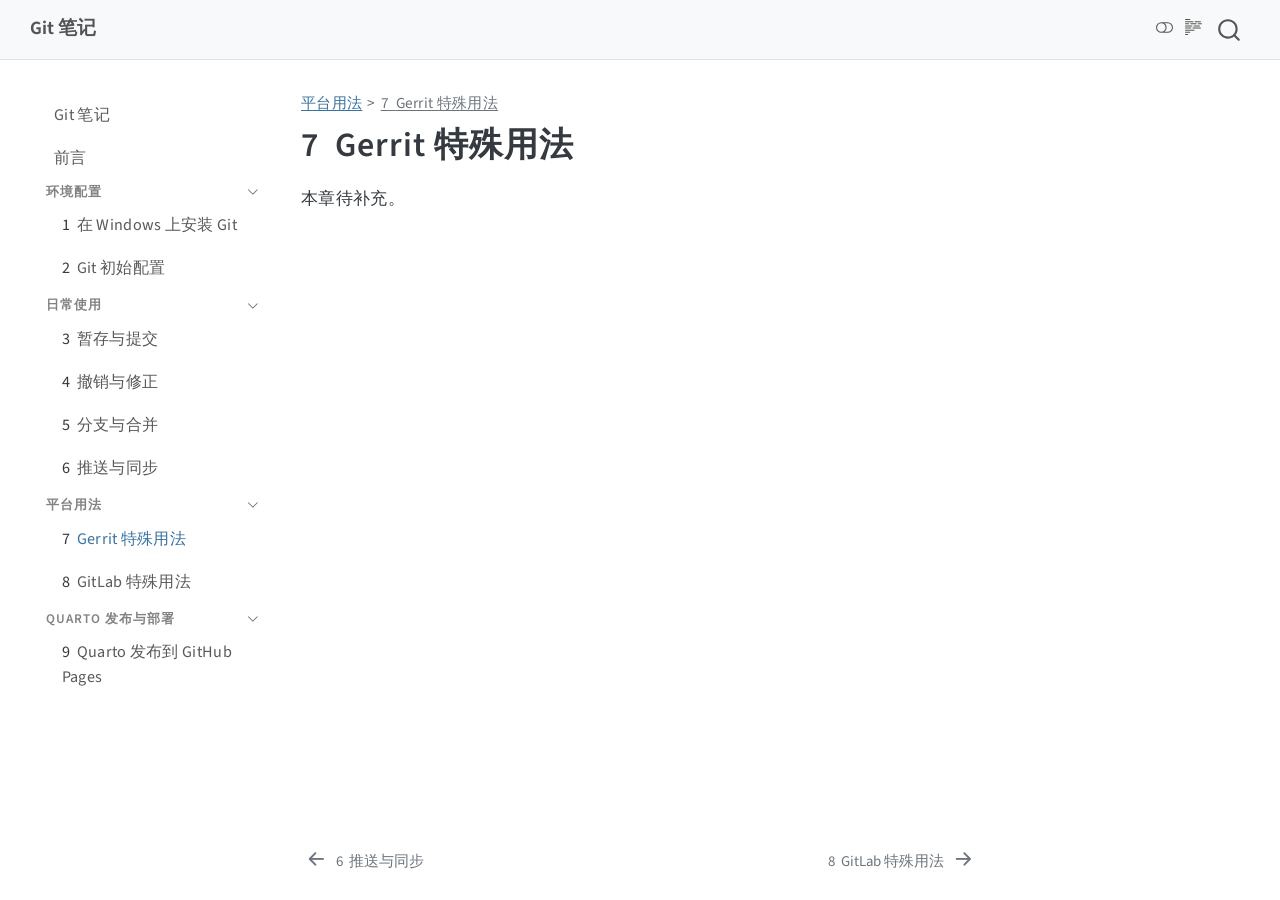
<file: chapters/platforms/gerrit.html>
<!DOCTYPE html>
<html xmlns="http://www.w3.org/1999/xhtml" lang="zh-CN" xml:lang="zh-CN"><head>

<meta charset="utf-8">
<meta name="generator" content="quarto-1.10.18">

<meta name="viewport" content="width=device-width, initial-scale=1.0, user-scalable=yes">


<title>7&nbsp; Gerrit 特殊用法 – Git 笔记</title>
<style>
/* Default styles provided by pandoc.
** See https://pandoc.org/MANUAL.html#variables-for-html for config info.
*/
span.smallcaps{font-variant: small-caps;}
div.columns{display: flex; gap: 1.5em;}
div.column{flex: auto;}
@media screen {
div.columns{gap: min(4vw, 1.5em);}
div.column{overflow-x: auto;}
}
div.hanging-indent{margin-left: 1.5em; text-indent: -1.5em;}
ul.task-list{list-style: none;}
ul.task-list li input[type="checkbox"] {
  width: 0.8em;
  margin: 0 0.8em 0.2em -1em; /* quarto-specific, see https://github.com/quarto-dev/quarto-cli/issues/4556 */ 
  vertical-align: middle;
}
</style>


<script src="../../site_libs/quarto-nav/quarto-nav.js"></script>
<script src="../../site_libs/clipboard/clipboard.min.js"></script>
<script src="../../site_libs/quarto-search/autocomplete.umd.js"></script>
<script src="../../site_libs/quarto-search/fuse.min.js"></script>
<script src="../../site_libs/quarto-search/quarto-search.js"></script>
<meta name="quarto:offset" content="../../">
<link href="../../chapters/platforms/gitlab.html" rel="next">
<link href="../../chapters/daily/remote.html" rel="prev">
<script src="../../site_libs/quarto-html/quarto.js" type="module"></script>
<script src="../../site_libs/quarto-html/tabsets/tabsets.js" type="module"></script>
<script src="../../site_libs/quarto-html/popper.min.js"></script>
<script src="../../site_libs/quarto-html/tippy.umd.min.js"></script>
<script src="../../site_libs/quarto-html/anchor.min.js"></script>
<link href="../../site_libs/quarto-html/tippy.css" rel="stylesheet">
<link href="../../site_libs/quarto-html/quarto-syntax-highlighting-e347d60d51bb0b3465b414e51dcba63e.css" rel="stylesheet" class="quarto-color-scheme" id="quarto-text-highlighting-styles">
<link href="../../site_libs/quarto-html/quarto-syntax-highlighting-dark-0b1f991575ba0ef35bfe88b57a77b946.css" rel="stylesheet" class="quarto-color-scheme quarto-color-alternate" id="quarto-text-highlighting-styles">
<link href="../../site_libs/quarto-html/quarto-syntax-highlighting-e347d60d51bb0b3465b414e51dcba63e.css" rel="stylesheet" class="quarto-color-scheme-extra" id="quarto-text-highlighting-styles">
<script src="../../site_libs/bootstrap/bootstrap.min.js"></script>
<link href="../../site_libs/bootstrap/bootstrap-icons.css" rel="stylesheet">
<link href="../../site_libs/bootstrap/bootstrap-886b1fad45ea02e1037dd06015e8bb17.min.css" rel="stylesheet" append-hash="true" class="quarto-color-scheme" id="quarto-bootstrap" data-mode="light">
<link href="../../site_libs/bootstrap/bootstrap-dark-6c51bd75c20ca3b06d45d5774f5599c0.min.css" rel="stylesheet" append-hash="true" class="quarto-color-scheme quarto-color-alternate" id="quarto-bootstrap" data-mode="dark">
<link href="../../site_libs/bootstrap/bootstrap-886b1fad45ea02e1037dd06015e8bb17.min.css" rel="stylesheet" append-hash="true" class="quarto-color-scheme-extra" id="quarto-bootstrap" data-mode="light">
<script id="quarto-search-options" type="application/json">{
  "location": "navbar",
  "copy-button": false,
  "collapse-after": 3,
  "panel-placement": "end",
  "type": "overlay",
  "limit": 50,
  "keyboard-shortcut": [
    "f",
    "/",
    "s"
  ],
  "language": {
    "search-no-results-text": "没有结果",
    "search-matching-documents-text": "匹配的文档",
    "search-copy-link-title": "复制搜索链接",
    "search-hide-matches-text": "隐藏其它匹配结果",
    "search-more-match-text": "更多匹配结果",
    "search-more-matches-text": "更多匹配结果",
    "search-clear-button-title": "清除",
    "search-text-placeholder": "",
    "search-detached-cancel-button-title": "取消",
    "search-submit-button-title": "提交",
    "search-label": "搜索"
  }
}</script>


</head>

<body class="nav-sidebar floating nav-fixed quarto-light"><script id="quarto-html-before-body" type="application/javascript">
    const toggleBodyColorMode = (bsSheetEl) => {
      const mode = bsSheetEl.getAttribute("data-mode");
      const bodyEl = window.document.querySelector("body");
      if (mode === "dark") {
        bodyEl.classList.add("quarto-dark");
        bodyEl.classList.remove("quarto-light");
      } else {
        bodyEl.classList.add("quarto-light");
        bodyEl.classList.remove("quarto-dark");
      }
    }
    const toggleBodyColorPrimary = () => {
      const bsSheetEl = window.document.querySelector("link#quarto-bootstrap:not([rel=disabled-stylesheet])");
      if (bsSheetEl) {
        toggleBodyColorMode(bsSheetEl);
      }
    }
    const setColorSchemeToggle = (alternate) => {
      const toggles = window.document.querySelectorAll('.quarto-color-scheme-toggle');
      for (let i=0; i < toggles.length; i++) {
        const toggle = toggles[i];
        if (toggle) {
          if (alternate) {
            toggle.classList.add("alternate");
          } else {
            toggle.classList.remove("alternate");
          }
        }
      }
    };
    const toggleColorMode = (alternate) => {
      // Switch the stylesheets
      const primaryStylesheets = window.document.querySelectorAll('link.quarto-color-scheme:not(.quarto-color-alternate)');
      const alternateStylesheets = window.document.querySelectorAll('link.quarto-color-scheme.quarto-color-alternate');
      manageTransitions('#quarto-margin-sidebar .nav-link', false);
      if (alternate) {
        // note: dark is layered on light, we don't disable primary!
        enableStylesheet(alternateStylesheets);
        for (const sheetNode of alternateStylesheets) {
          if (sheetNode.id === "quarto-bootstrap") {
            toggleBodyColorMode(sheetNode);
          }
        }
      } else {
        disableStylesheet(alternateStylesheets);
        enableStylesheet(primaryStylesheets)
        toggleBodyColorPrimary();
      }
      manageTransitions('#quarto-margin-sidebar .nav-link', true);
      // Switch the toggles
      setColorSchemeToggle(alternate)
      // Hack to workaround the fact that safari doesn't
      // properly recolor the scrollbar when toggling (#1455)
      if (navigator.userAgent.indexOf('Safari') > 0 && navigator.userAgent.indexOf('Chrome') == -1) {
        manageTransitions("body", false);
        window.scrollTo(0, 1);
        setTimeout(() => {
          window.scrollTo(0, 0);
          manageTransitions("body", true);
        }, 40);
      }
    }
    const disableStylesheet = (stylesheets) => {
      for (let i=0; i < stylesheets.length; i++) {
        const stylesheet = stylesheets[i];
        stylesheet.rel = 'disabled-stylesheet';
      }
    }
    const enableStylesheet = (stylesheets) => {
      for (let i=0; i < stylesheets.length; i++) {
        const stylesheet = stylesheets[i];
        if(stylesheet.rel !== 'stylesheet') { // for Chrome, which will still FOUC without this check
          stylesheet.rel = 'stylesheet';
        }
      }
    }
    const manageTransitions = (selector, allowTransitions) => {
      const els = window.document.querySelectorAll(selector);
      for (let i=0; i < els.length; i++) {
        const el = els[i];
        if (allowTransitions) {
          el.classList.remove('notransition');
        } else {
          el.classList.add('notransition');
        }
      }
    }
    const isFileUrl = () => {
      return window.location.protocol === 'file:';
    }
    const hasAlternateSentinel = () => {
      let styleSentinel = getColorSchemeSentinel();
      if (styleSentinel !== null) {
        return styleSentinel === "alternate";
      } else {
        return false;
      }
    }
    const setStyleSentinel = (alternate) => {
      const value = alternate ? "alternate" : "default";
      if (!isFileUrl()) {
        window.localStorage.setItem("quarto-color-scheme", value);
      } else {
        localAlternateSentinel = value;
      }
    }
    const getColorSchemeSentinel = () => {
      if (!isFileUrl()) {
        const storageValue = window.localStorage.getItem("quarto-color-scheme");
        return storageValue != null ? storageValue : localAlternateSentinel;
      } else {
        return localAlternateSentinel;
      }
    }
    const toggleGiscusIfUsed = (isAlternate, darkModeDefault) => {
      const baseTheme = document.querySelector('#giscus-base-theme')?.value ?? 'light';
      const alternateTheme = document.querySelector('#giscus-alt-theme')?.value ?? 'dark';
      let newTheme = '';
      if(authorPrefersDark) {
        newTheme = isAlternate ? baseTheme : alternateTheme;
      } else {
        newTheme = isAlternate ? alternateTheme : baseTheme;
      }
      const changeGiscusTheme = () => {
        // From: https://github.com/giscus/giscus/issues/336
        const sendMessage = (message) => {
          const iframe = document.querySelector('iframe.giscus-frame');
          if (!iframe) return;
          iframe.contentWindow.postMessage({ giscus: message }, 'https://giscus.app');
        }
        sendMessage({
          setConfig: {
            theme: newTheme
          }
        });
      }
      const isGiscussLoaded = window.document.querySelector('iframe.giscus-frame') !== null;
      if (isGiscussLoaded) {
        changeGiscusTheme();
      }
    };
    const authorPrefersDark = false;
    const queryPrefersDark = window.matchMedia('(prefers-color-scheme: dark)');
    const darkModeDefault = queryPrefersDark.matches;
      document.querySelector('link#quarto-text-highlighting-styles.quarto-color-scheme-extra').rel = 'disabled-stylesheet';
      document.querySelector('link#quarto-bootstrap.quarto-color-scheme-extra').rel = 'disabled-stylesheet';
    let localAlternateSentinel = darkModeDefault ? 'alternate' : 'default';
    // Dark / light mode switch
    window.quartoToggleColorScheme = () => {
      // Read the current dark / light value
      let toAlternate = !hasAlternateSentinel();
      toggleColorMode(toAlternate);
      setStyleSentinel(toAlternate);
      toggleGiscusIfUsed(toAlternate, darkModeDefault);
      window.dispatchEvent(new Event('resize'));
    };
    queryPrefersDark.addEventListener("change", e => {
      if(window.localStorage.getItem("quarto-color-scheme") !== null)
        return;
      const alternate = e.matches
      toggleColorMode(alternate);
      localAlternateSentinel = e.matches ? 'alternate' : 'default'; // this is used alongside local storage!
      toggleGiscusIfUsed(alternate, darkModeDefault);
    });
    // Switch to dark mode if need be
    if (hasAlternateSentinel()) {
      toggleColorMode(true);
    } else {
      toggleColorMode(false);
    }
  </script>

<div id="quarto-search-results"></div>
  <header id="quarto-header" class="headroom fixed-top">
    <nav class="navbar navbar-expand-lg " data-bs-theme="dark">
      <div class="navbar-container container-fluid">
      <div class="navbar-brand-container mx-auto">
    <a class="navbar-brand" href="../../index.html">
    <span class="navbar-title">Git 笔记</span>
    </a>
  </div>
        <div class="quarto-navbar-tools tools-end">
  <a href="" class="quarto-color-scheme-toggle quarto-navigation-tool  px-1" onclick="window.quartoToggleColorScheme(); return false;" title="切换深色模式"><i class="bi"></i></a>
  <a href="" class="quarto-reader-toggle quarto-navigation-tool px-1" onclick="window.quartoToggleReader(); return false;" title="切换阅读器模式">
  <div class="quarto-reader-toggle-btn">
  <i class="bi"></i>
  </div>
</a>
</div>
          <div id="quarto-search" class="" title="搜索"></div>
      </div> <!-- /container-fluid -->
    </nav>
  <nav class="quarto-secondary-nav">
    <div class="container-fluid d-flex">
      <button type="button" class="quarto-btn-toggle btn" data-bs-toggle="collapse" role="button" data-bs-target=".quarto-sidebar-collapse-item" aria-controls="quarto-sidebar" aria-expanded="false" aria-label="展开或折叠侧边栏导航" onclick="if (window.quartoToggleHeadroom) { window.quartoToggleHeadroom(); }">
        <i class="bi bi-layout-text-sidebar-reverse"></i>
      </button>
        <nav class="quarto-page-breadcrumbs" aria-label="breadcrumb"><ol class="breadcrumb"><li class="breadcrumb-item"><a href="../../chapters/platforms/gerrit.html">平台用法</a></li><li class="breadcrumb-item"><a href="../../chapters/platforms/gerrit.html"><span class="chapter-number">7</span>&nbsp; <span class="chapter-title">Gerrit 特殊用法</span></a></li></ol></nav>
        <a class="flex-grow-1" role="navigation" data-bs-toggle="collapse" data-bs-target=".quarto-sidebar-collapse-item" aria-controls="quarto-sidebar" aria-expanded="false" aria-label="展开或折叠侧边栏导航" onclick="if (window.quartoToggleHeadroom) { window.quartoToggleHeadroom(); }">      
        </a>
    </div>
  </nav>
</header>
<!-- content -->
<div id="quarto-content" class="quarto-container page-columns page-rows-contents page-layout-article page-navbar">
<!-- sidebar -->
  <nav id="quarto-sidebar" class="sidebar collapse collapse-horizontal quarto-sidebar-collapse-item sidebar-navigation floating overflow-auto">
    <div class="sidebar-menu-container"> 
    <ul class="list-unstyled mt-1">
        <li class="sidebar-item">
  <div class="sidebar-item-container"> 
  <a href="../../index.html" class="sidebar-item-text sidebar-link">
 <span class="menu-text">Git 笔记</span></a>
  </div>
</li>
        <li class="sidebar-item">
  <div class="sidebar-item-container"> 
  <a href="../../chapters/preface/index.html" class="sidebar-item-text sidebar-link">
 <span class="menu-text">前言</span></a>
  </div>
</li>
        <li class="sidebar-item sidebar-item-section">
      <div class="sidebar-item-container"> 
            <a class="sidebar-item-text sidebar-link text-start" data-bs-toggle="collapse" data-bs-target="#quarto-sidebar-section-1" role="navigation" aria-expanded="true">
 <span class="menu-text">环境配置</span></a>
          <a class="sidebar-item-toggle text-start" data-bs-toggle="collapse" data-bs-target="#quarto-sidebar-section-1" role="navigation" aria-expanded="true" aria-label="展开或折叠此栏">
            <i class="bi bi-chevron-right ms-2"></i>
          </a> 
      </div>
      <ul id="quarto-sidebar-section-1" class="collapse list-unstyled sidebar-section depth1 show">  
          <li class="sidebar-item">
  <div class="sidebar-item-container"> 
  <a href="../../chapters/setup/install-windows.html" class="sidebar-item-text sidebar-link">
 <span class="menu-text"><span class="chapter-number">1</span>&nbsp; <span class="chapter-title">在 Windows 上安装 Git</span></span></a>
  </div>
</li>
          <li class="sidebar-item">
  <div class="sidebar-item-container"> 
  <a href="../../chapters/setup/common-config.html" class="sidebar-item-text sidebar-link">
 <span class="menu-text"><span class="chapter-number">2</span>&nbsp; <span class="chapter-title">Git 初始配置</span></span></a>
  </div>
</li>
      </ul>
  </li>
        <li class="sidebar-item sidebar-item-section">
      <div class="sidebar-item-container"> 
            <a class="sidebar-item-text sidebar-link text-start" data-bs-toggle="collapse" data-bs-target="#quarto-sidebar-section-2" role="navigation" aria-expanded="true">
 <span class="menu-text">日常使用</span></a>
          <a class="sidebar-item-toggle text-start" data-bs-toggle="collapse" data-bs-target="#quarto-sidebar-section-2" role="navigation" aria-expanded="true" aria-label="展开或折叠此栏">
            <i class="bi bi-chevron-right ms-2"></i>
          </a> 
      </div>
      <ul id="quarto-sidebar-section-2" class="collapse list-unstyled sidebar-section depth1 show">  
          <li class="sidebar-item">
  <div class="sidebar-item-container"> 
  <a href="../../chapters/daily/commit.html" class="sidebar-item-text sidebar-link">
 <span class="menu-text"><span class="chapter-number">3</span>&nbsp; <span class="chapter-title">暂存与提交</span></span></a>
  </div>
</li>
          <li class="sidebar-item">
  <div class="sidebar-item-container"> 
  <a href="../../chapters/daily/undo.html" class="sidebar-item-text sidebar-link">
 <span class="menu-text"><span class="chapter-number">4</span>&nbsp; <span class="chapter-title">撤销与修正</span></span></a>
  </div>
</li>
          <li class="sidebar-item">
  <div class="sidebar-item-container"> 
  <a href="../../chapters/daily/branch.html" class="sidebar-item-text sidebar-link">
 <span class="menu-text"><span class="chapter-number">5</span>&nbsp; <span class="chapter-title">分支与合并</span></span></a>
  </div>
</li>
          <li class="sidebar-item">
  <div class="sidebar-item-container"> 
  <a href="../../chapters/daily/remote.html" class="sidebar-item-text sidebar-link">
 <span class="menu-text"><span class="chapter-number">6</span>&nbsp; <span class="chapter-title">推送与同步</span></span></a>
  </div>
</li>
      </ul>
  </li>
        <li class="sidebar-item sidebar-item-section">
      <div class="sidebar-item-container"> 
            <a class="sidebar-item-text sidebar-link text-start" data-bs-toggle="collapse" data-bs-target="#quarto-sidebar-section-3" role="navigation" aria-expanded="true">
 <span class="menu-text">平台用法</span></a>
          <a class="sidebar-item-toggle text-start" data-bs-toggle="collapse" data-bs-target="#quarto-sidebar-section-3" role="navigation" aria-expanded="true" aria-label="展开或折叠此栏">
            <i class="bi bi-chevron-right ms-2"></i>
          </a> 
      </div>
      <ul id="quarto-sidebar-section-3" class="collapse list-unstyled sidebar-section depth1 show">  
          <li class="sidebar-item">
  <div class="sidebar-item-container"> 
  <a href="../../chapters/platforms/gerrit.html" class="sidebar-item-text sidebar-link active">
 <span class="menu-text"><span class="chapter-number">7</span>&nbsp; <span class="chapter-title">Gerrit 特殊用法</span></span></a>
  </div>
</li>
          <li class="sidebar-item">
  <div class="sidebar-item-container"> 
  <a href="../../chapters/platforms/gitlab.html" class="sidebar-item-text sidebar-link">
 <span class="menu-text"><span class="chapter-number">8</span>&nbsp; <span class="chapter-title">GitLab 特殊用法</span></span></a>
  </div>
</li>
      </ul>
  </li>
        <li class="sidebar-item sidebar-item-section">
      <div class="sidebar-item-container"> 
            <a class="sidebar-item-text sidebar-link text-start" data-bs-toggle="collapse" data-bs-target="#quarto-sidebar-section-4" role="navigation" aria-expanded="true">
 <span class="menu-text">Quarto 发布与部署</span></a>
          <a class="sidebar-item-toggle text-start" data-bs-toggle="collapse" data-bs-target="#quarto-sidebar-section-4" role="navigation" aria-expanded="true" aria-label="展开或折叠此栏">
            <i class="bi bi-chevron-right ms-2"></i>
          </a> 
      </div>
      <ul id="quarto-sidebar-section-4" class="collapse list-unstyled sidebar-section depth1 show">  
          <li class="sidebar-item">
  <div class="sidebar-item-container"> 
  <a href="../../chapters/quarto-publish/github-pages.html" class="sidebar-item-text sidebar-link">
 <span class="menu-text"><span class="chapter-number">9</span>&nbsp; <span class="chapter-title">Quarto 发布到 GitHub Pages</span></span></a>
  </div>
</li>
      </ul>
  </li>
    </ul>
    </div>
</nav>
<div id="quarto-sidebar-glass" class="quarto-sidebar-collapse-item" data-bs-toggle="collapse" data-bs-target=".quarto-sidebar-collapse-item"></div>
<!-- margin-sidebar -->
    <div id="quarto-margin-sidebar" class="sidebar margin-sidebar zindex-bottom">
        
    </div>
<!-- main -->
<main class="content" id="quarto-document-content">


<header id="title-block-header" class="quarto-title-block default"><nav class="quarto-page-breadcrumbs quarto-title-breadcrumbs d-none d-lg-block" aria-label="breadcrumb"><ol class="breadcrumb"><li class="breadcrumb-item"><a href="../../chapters/platforms/gerrit.html">平台用法</a></li><li class="breadcrumb-item"><a href="../../chapters/platforms/gerrit.html"><span class="chapter-number">7</span>&nbsp; <span class="chapter-title">Gerrit 特殊用法</span></a></li></ol></nav>
<div class="quarto-title">
<h1 class="title"><span class="chapter-number">7</span>&nbsp; <span class="chapter-title">Gerrit 特殊用法</span></h1>
</div>



<div class="quarto-title-meta">

    
  
    
  </div>
  


</header>


<p>本章待补充。</p>



</main> <!-- /main -->
<script id="quarto-html-after-body" type="application/javascript">
  window.document.addEventListener("DOMContentLoaded", function (event) {
    // Ensure there is a toggle, if there isn't float one in the top right
    if (window.document.querySelector('.quarto-color-scheme-toggle') === null) {
      const a = window.document.createElement('a');
      a.classList.add('top-right');
      a.classList.add('quarto-color-scheme-toggle');
      a.href = "";
      a.onclick = function() { try { window.quartoToggleColorScheme(); } catch {} return false; };
      const i = window.document.createElement("i");
      i.classList.add('bi');
      a.appendChild(i);
      window.document.body.appendChild(a);
    }
    setColorSchemeToggle(hasAlternateSentinel())
    const icon = "";
    const anchorJS = new window.AnchorJS();
    anchorJS.options = {
      placement: 'right',
      icon: icon
    };
    anchorJS.add('.anchored');
    const isCodeAnnotation = (el) => {
      for (const clz of el.classList) {
        if (clz.startsWith('code-annotation-')) {                     
          return true;
        }
      }
      return false;
    }
    const onCopySuccess = function(e) {
      // button target
      const button = e.trigger;
      // don't keep focus
      button.blur();
      // flash "checked"
      button.classList.add('code-copy-button-checked');
      var currentTitle = button.getAttribute("title");
      button.setAttribute("title", "已复制");
      let tooltip;
      if (window.bootstrap) {
        button.setAttribute("data-bs-toggle", "tooltip");
        button.setAttribute("data-bs-placement", "left");
        button.setAttribute("data-bs-title", "已复制");
        tooltip = new bootstrap.Tooltip(button, 
          { trigger: "manual", 
            customClass: "code-copy-button-tooltip",
            offset: [0, -8]});
        tooltip.show();    
      }
      setTimeout(function() {
        if (tooltip) {
          tooltip.hide();
          button.removeAttribute("data-bs-title");
          button.removeAttribute("data-bs-toggle");
          button.removeAttribute("data-bs-placement");
        }
        button.setAttribute("title", currentTitle);
        button.classList.remove('code-copy-button-checked');
      }, 1000);
      // clear code selection
      e.clearSelection();
    }
    const getTextToCopy = function(trigger) {
      const outerScaffold = trigger.parentElement.cloneNode(true);
      const codeEl = outerScaffold.querySelector('code');
      for (const childEl of codeEl.children) {
        if (isCodeAnnotation(childEl)) {
          childEl.remove();
        }
      }
      return codeEl.innerText;
    }
    const clipboard = new window.ClipboardJS('.code-copy-button:not([data-in-quarto-modal])', {
      text: getTextToCopy
    });
    clipboard.on('success', onCopySuccess);
    if (window.document.getElementById('quarto-embedded-source-code-modal')) {
      const clipboardModal = new window.ClipboardJS('.code-copy-button[data-in-quarto-modal]', {
        text: getTextToCopy,
        container: window.document.getElementById('quarto-embedded-source-code-modal')
      });
      clipboardModal.on('success', onCopySuccess);
    }
      var localhostRegex = new RegExp(/^(?:http|https):\/\/localhost\:?[0-9]*\//);
      var mailtoRegex = new RegExp(/^mailto:/);
        var filterRegex = new RegExp('/' + window.location.host + '/');
      var isInternal = (href) => {
          return filterRegex.test(href) || localhostRegex.test(href) || mailtoRegex.test(href);
      }
      // Inspect non-navigation links and adorn them if external
     var links = window.document.querySelectorAll('a[href]:not(.nav-link):not(.navbar-brand):not(.toc-action):not(.sidebar-link):not(.sidebar-item-toggle):not(.pagination-link):not(.no-external):not([aria-hidden]):not(.dropdown-item):not(.quarto-navigation-tool):not(.about-link)');
      for (var i=0; i<links.length; i++) {
        const link = links[i];
        if (!isInternal(link.href)) {
          // undo the damage that might have been done by quarto-nav.js in the case of
          // links that we want to consider external
          if (link.dataset.originalHref !== undefined) {
            link.href = link.dataset.originalHref;
          }
        }
      }
    function tippyHover(el, contentFn, onTriggerFn, onUntriggerFn) {
      const config = {
        allowHTML: true,
        maxWidth: 500,
        delay: 100,
        arrow: false,
        appendTo: function(el) {
            return el.parentElement;
        },
        interactive: true,
        interactiveBorder: 10,
        theme: 'quarto',
        placement: 'bottom-start',
      };
      if (contentFn) {
        config.content = contentFn;
      }
      if (onTriggerFn) {
        config.onTrigger = onTriggerFn;
      }
      if (onUntriggerFn) {
        config.onUntrigger = onUntriggerFn;
      }
      window.tippy(el, config); 
    }
    const noterefs = window.document.querySelectorAll('a[role="doc-noteref"]');
    for (var i=0; i<noterefs.length; i++) {
      const ref = noterefs[i];
      tippyHover(ref, function() {
        // use id or data attribute instead here
        let href = ref.getAttribute('data-footnote-href') || ref.getAttribute('href');
        try { href = new URL(href).hash; } catch {}
        const id = href.replace(/^#\/?/, "");
        const note = window.document.getElementById(id);
        if (note) {
          return note.innerHTML;
        } else {
          return "";
        }
      });
    }
    const xrefs = window.document.querySelectorAll('a.quarto-xref');
    const processXRef = (id, note) => {
      // Strip column container classes
      const stripColumnClz = (el) => {
        el.classList.remove("page-full", "page-columns");
        if (el.children) {
          for (const child of el.children) {
            stripColumnClz(child);
          }
        }
      }
      stripColumnClz(note)
      if (id === null || id.startsWith('sec-')) {
        // Special case sections, only their first couple elements
        const container = document.createElement("div");
        if (note.children && note.children.length > 2) {
          container.appendChild(note.children[0].cloneNode(true));
          for (let i = 1; i < note.children.length; i++) {
            const child = note.children[i];
            if (child.tagName === "P" && child.innerText === "") {
              continue;
            } else {
              container.appendChild(child.cloneNode(true));
              break;
            }
          }
          if (window.Quarto?.typesetMath) {
            window.Quarto.typesetMath(container);
          }
          return container.innerHTML
        } else {
          if (window.Quarto?.typesetMath) {
            window.Quarto.typesetMath(note);
          }
          return note.innerHTML;
        }
      } else {
        // Remove any anchor links if they are present
        const anchorLink = note.querySelector('a.anchorjs-link');
        if (anchorLink) {
          anchorLink.remove();
        }
        if (window.Quarto?.typesetMath) {
          window.Quarto.typesetMath(note);
        }
        if (note.classList.contains("callout")) {
          return note.outerHTML;
        } else {
          return note.innerHTML;
        }
      }
    }
    for (var i=0; i<xrefs.length; i++) {
      const xref = xrefs[i];
      tippyHover(xref, undefined, function(instance) {
        instance.disable();
        let url = xref.getAttribute('href');
        let hash = undefined; 
        if (url.startsWith('#')) {
          hash = url;
        } else {
          try { hash = new URL(url).hash; } catch {}
        }
        if (hash) {
          const id = hash.replace(/^#\/?/, "");
          const note = window.document.getElementById(id);
          if (note !== null) {
            try {
              const html = processXRef(id, note.cloneNode(true));
              instance.setContent(html);
            } finally {
              instance.enable();
              instance.show();
            }
          } else {
            // See if we can fetch this
            fetch(url.split('#')[0])
            .then(res => res.text())
            .then(html => {
              const parser = new DOMParser();
              const htmlDoc = parser.parseFromString(html, "text/html");
              const note = htmlDoc.getElementById(id);
              if (note !== null) {
                const html = processXRef(id, note);
                instance.setContent(html);
              } 
            }).finally(() => {
              instance.enable();
              instance.show();
            });
          }
        } else {
          // See if we can fetch a full url (with no hash to target)
          // This is a special case and we should probably do some content thinning / targeting
          fetch(url)
          .then(res => res.text())
          .then(html => {
            const parser = new DOMParser();
            const htmlDoc = parser.parseFromString(html, "text/html");
            const note = htmlDoc.querySelector('main.content');
            if (note !== null) {
              // This should only happen for chapter cross references
              // (since there is no id in the URL)
              // remove the first header
              if (note.children.length > 0 && note.children[0].tagName === "HEADER") {
                note.children[0].remove();
              }
              const html = processXRef(null, note);
              instance.setContent(html);
            } 
          }).finally(() => {
            instance.enable();
            instance.show();
          });
        }
      }, function(instance) {
      });
    }
        let selectedAnnoteEl;
        const selectorForAnnotation = ( cell, annotation) => {
          let cellAttr = 'data-code-cell="' + cell + '"';
          let lineAttr = 'data-code-annotation="' +  annotation + '"';
          const selector = 'span[' + cellAttr + '][' + lineAttr + ']';
          return selector;
        }
        const selectCodeLines = (annoteEl) => {
          const doc = window.document;
          const targetCell = annoteEl.getAttribute("data-target-cell");
          const targetAnnotation = annoteEl.getAttribute("data-target-annotation");
          const annoteSpan = window.document.querySelector(selectorForAnnotation(targetCell, targetAnnotation));
          const lines = annoteSpan.getAttribute("data-code-lines").split(",");
          const lineIds = lines.map((line) => {
            return targetCell + "-" + line;
          })
          let top = null;
          let height = null;
          let parent = null;
          if (lineIds.length > 0) {
              //compute the position of the single el (top and bottom and make a div)
              const el = window.document.getElementById(lineIds[0]);
              top = el.offsetTop;
              height = el.offsetHeight;
              parent = el.parentElement.parentElement;
            if (lineIds.length > 1) {
              const lastEl = window.document.getElementById(lineIds[lineIds.length - 1]);
              const bottom = lastEl.offsetTop + lastEl.offsetHeight;
              height = bottom - top;
            }
            if (top !== null && height !== null && parent !== null) {
              // cook up a div (if necessary) and position it 
              let div = window.document.getElementById("code-annotation-line-highlight");
              if (div === null) {
                div = window.document.createElement("div");
                div.setAttribute("id", "code-annotation-line-highlight");
                div.style.position = 'absolute';
                parent.appendChild(div);
              }
              div.style.top = top - 2 + "px";
              div.style.height = height + 4 + "px";
              div.style.left = 0;
              let gutterDiv = window.document.getElementById("code-annotation-line-highlight-gutter");
              if (gutterDiv === null) {
                gutterDiv = window.document.createElement("div");
                gutterDiv.setAttribute("id", "code-annotation-line-highlight-gutter");
                gutterDiv.style.position = 'absolute';
                const codeCell = window.document.getElementById(targetCell);
                const gutter = codeCell.querySelector('.code-annotation-gutter');
                gutter.appendChild(gutterDiv);
              }
              gutterDiv.style.top = top - 2 + "px";
              gutterDiv.style.height = height + 4 + "px";
            }
            selectedAnnoteEl = annoteEl;
          }
        };
        const unselectCodeLines = () => {
          const elementsIds = ["code-annotation-line-highlight", "code-annotation-line-highlight-gutter"];
          elementsIds.forEach((elId) => {
            const div = window.document.getElementById(elId);
            if (div) {
              div.remove();
            }
          });
          selectedAnnoteEl = undefined;
        };
          // Handle positioning of the toggle
      window.addEventListener(
        "resize",
        throttle(() => {
          elRect = undefined;
          if (selectedAnnoteEl) {
            selectCodeLines(selectedAnnoteEl);
          }
        }, 10)
      );
      function throttle(fn, ms) {
      let throttle = false;
      let timer;
        return (...args) => {
          if(!throttle) { // first call gets through
              fn.apply(this, args);
              throttle = true;
          } else { // all the others get throttled
              if(timer) clearTimeout(timer); // cancel #2
              timer = setTimeout(() => {
                fn.apply(this, args);
                timer = throttle = false;
              }, ms);
          }
        };
      }
        // Attach click handler to the DT
        const annoteDls = window.document.querySelectorAll('dt[data-target-cell]');
        for (const annoteDlNode of annoteDls) {
          annoteDlNode.addEventListener('click', (event) => {
            const clickedEl = event.target;
            if (clickedEl !== selectedAnnoteEl) {
              unselectCodeLines();
              const activeEl = window.document.querySelector('dt[data-target-cell].code-annotation-active');
              if (activeEl) {
                activeEl.classList.remove('code-annotation-active');
              }
              selectCodeLines(clickedEl);
              clickedEl.classList.add('code-annotation-active');
            } else {
              // Unselect the line
              unselectCodeLines();
              clickedEl.classList.remove('code-annotation-active');
            }
          });
        }
    const findCites = (el) => {
      const parentEl = el.parentElement;
      if (parentEl) {
        const cites = parentEl.dataset.cites;
        if (cites) {
          return {
            el,
            cites: cites.split(' ')
          };
        } else {
          return findCites(el.parentElement)
        }
      } else {
        return undefined;
      }
    };
    var bibliorefs = window.document.querySelectorAll('a[role="doc-biblioref"]');
    for (var i=0; i<bibliorefs.length; i++) {
      const ref = bibliorefs[i];
      const citeInfo = findCites(ref);
      if (citeInfo) {
        tippyHover(citeInfo.el, function() {
          var popup = window.document.createElement('div');
          citeInfo.cites.forEach(function(cite) {
            var citeDiv = window.document.createElement('div');
            citeDiv.classList.add('hanging-indent');
            citeDiv.classList.add('csl-entry');
            var biblioDiv = window.document.getElementById('ref-' + cite);
            if (biblioDiv) {
              citeDiv.innerHTML = biblioDiv.innerHTML;
            }
            popup.appendChild(citeDiv);
          });
          return popup.innerHTML;
        });
      }
    }
  });
  </script>
<nav class="page-navigation">
  <div class="nav-page nav-page-previous">
      <a href="../../chapters/daily/remote.html" class="pagination-link" aria-label="推送与同步">
        <i class="bi bi-arrow-left-short"></i> <span class="nav-page-text"><span class="chapter-number">6</span>&nbsp; <span class="chapter-title">推送与同步</span></span>
      </a>          
  </div>
  <div class="nav-page nav-page-next">
      <a href="../../chapters/platforms/gitlab.html" class="pagination-link" aria-label="GitLab 特殊用法">
        <span class="nav-page-text"><span class="chapter-number">8</span>&nbsp; <span class="chapter-title">GitLab 特殊用法</span></span> <i class="bi bi-arrow-right-short"></i>
      </a>
  </div>
</nav>
</div> <!-- /content -->




</body></html>
</file>
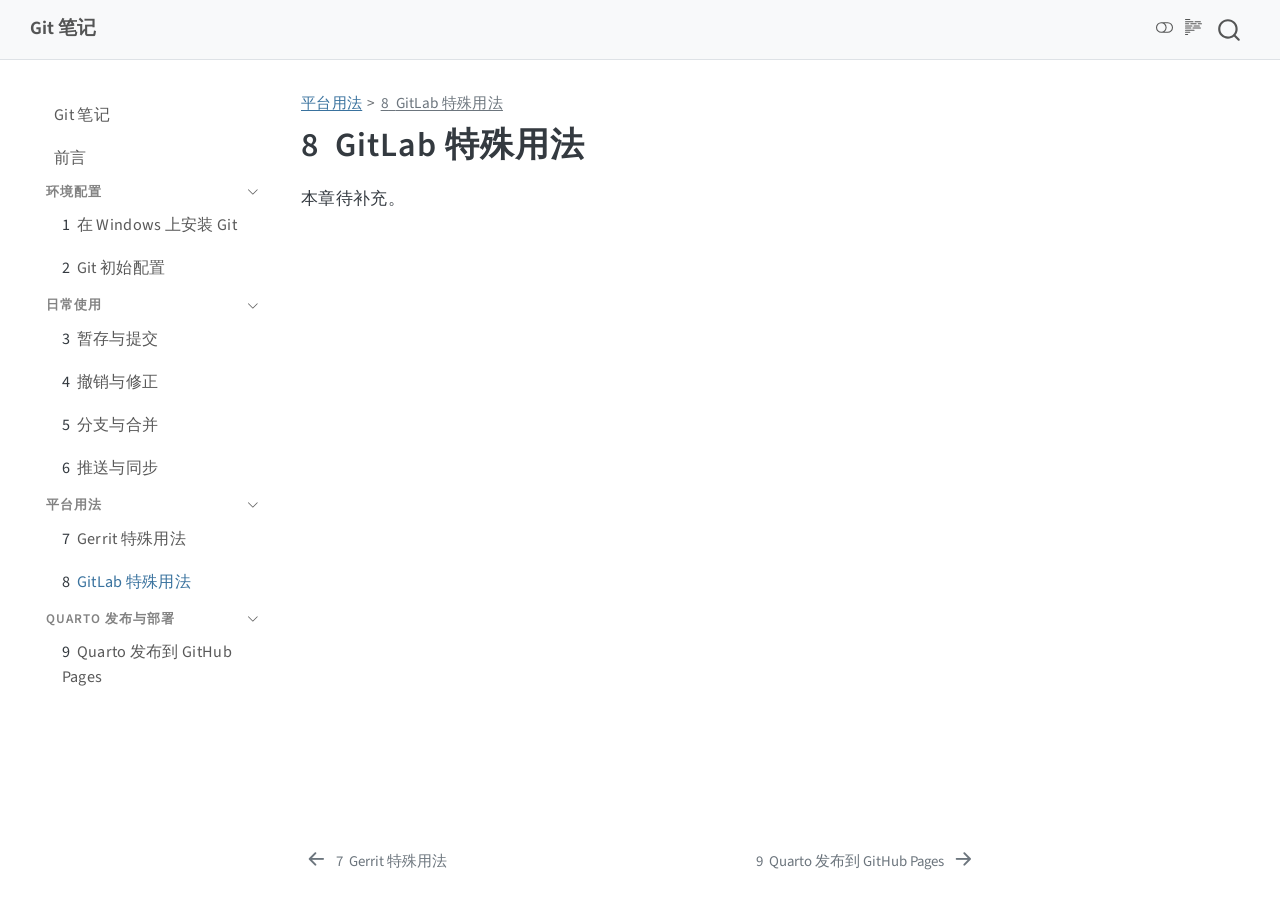
<file: chapters/platforms/gitlab.html>
<!DOCTYPE html>
<html xmlns="http://www.w3.org/1999/xhtml" lang="zh-CN" xml:lang="zh-CN"><head>

<meta charset="utf-8">
<meta name="generator" content="quarto-1.10.18">

<meta name="viewport" content="width=device-width, initial-scale=1.0, user-scalable=yes">


<title>8&nbsp; GitLab 特殊用法 – Git 笔记</title>
<style>
/* Default styles provided by pandoc.
** See https://pandoc.org/MANUAL.html#variables-for-html for config info.
*/
span.smallcaps{font-variant: small-caps;}
div.columns{display: flex; gap: 1.5em;}
div.column{flex: auto;}
@media screen {
div.columns{gap: min(4vw, 1.5em);}
div.column{overflow-x: auto;}
}
div.hanging-indent{margin-left: 1.5em; text-indent: -1.5em;}
ul.task-list{list-style: none;}
ul.task-list li input[type="checkbox"] {
  width: 0.8em;
  margin: 0 0.8em 0.2em -1em; /* quarto-specific, see https://github.com/quarto-dev/quarto-cli/issues/4556 */ 
  vertical-align: middle;
}
</style>


<script src="../../site_libs/quarto-nav/quarto-nav.js"></script>
<script src="../../site_libs/clipboard/clipboard.min.js"></script>
<script src="../../site_libs/quarto-search/autocomplete.umd.js"></script>
<script src="../../site_libs/quarto-search/fuse.min.js"></script>
<script src="../../site_libs/quarto-search/quarto-search.js"></script>
<meta name="quarto:offset" content="../../">
<link href="../../chapters/quarto-publish/github-pages.html" rel="next">
<link href="../../chapters/platforms/gerrit.html" rel="prev">
<script src="../../site_libs/quarto-html/quarto.js" type="module"></script>
<script src="../../site_libs/quarto-html/tabsets/tabsets.js" type="module"></script>
<script src="../../site_libs/quarto-html/popper.min.js"></script>
<script src="../../site_libs/quarto-html/tippy.umd.min.js"></script>
<script src="../../site_libs/quarto-html/anchor.min.js"></script>
<link href="../../site_libs/quarto-html/tippy.css" rel="stylesheet">
<link href="../../site_libs/quarto-html/quarto-syntax-highlighting-e347d60d51bb0b3465b414e51dcba63e.css" rel="stylesheet" class="quarto-color-scheme" id="quarto-text-highlighting-styles">
<link href="../../site_libs/quarto-html/quarto-syntax-highlighting-dark-0b1f991575ba0ef35bfe88b57a77b946.css" rel="stylesheet" class="quarto-color-scheme quarto-color-alternate" id="quarto-text-highlighting-styles">
<link href="../../site_libs/quarto-html/quarto-syntax-highlighting-e347d60d51bb0b3465b414e51dcba63e.css" rel="stylesheet" class="quarto-color-scheme-extra" id="quarto-text-highlighting-styles">
<script src="../../site_libs/bootstrap/bootstrap.min.js"></script>
<link href="../../site_libs/bootstrap/bootstrap-icons.css" rel="stylesheet">
<link href="../../site_libs/bootstrap/bootstrap-886b1fad45ea02e1037dd06015e8bb17.min.css" rel="stylesheet" append-hash="true" class="quarto-color-scheme" id="quarto-bootstrap" data-mode="light">
<link href="../../site_libs/bootstrap/bootstrap-dark-6c51bd75c20ca3b06d45d5774f5599c0.min.css" rel="stylesheet" append-hash="true" class="quarto-color-scheme quarto-color-alternate" id="quarto-bootstrap" data-mode="dark">
<link href="../../site_libs/bootstrap/bootstrap-886b1fad45ea02e1037dd06015e8bb17.min.css" rel="stylesheet" append-hash="true" class="quarto-color-scheme-extra" id="quarto-bootstrap" data-mode="light">
<script id="quarto-search-options" type="application/json">{
  "location": "navbar",
  "copy-button": false,
  "collapse-after": 3,
  "panel-placement": "end",
  "type": "overlay",
  "limit": 50,
  "keyboard-shortcut": [
    "f",
    "/",
    "s"
  ],
  "language": {
    "search-no-results-text": "没有结果",
    "search-matching-documents-text": "匹配的文档",
    "search-copy-link-title": "复制搜索链接",
    "search-hide-matches-text": "隐藏其它匹配结果",
    "search-more-match-text": "更多匹配结果",
    "search-more-matches-text": "更多匹配结果",
    "search-clear-button-title": "清除",
    "search-text-placeholder": "",
    "search-detached-cancel-button-title": "取消",
    "search-submit-button-title": "提交",
    "search-label": "搜索"
  }
}</script>


</head>

<body class="nav-sidebar floating nav-fixed quarto-light"><script id="quarto-html-before-body" type="application/javascript">
    const toggleBodyColorMode = (bsSheetEl) => {
      const mode = bsSheetEl.getAttribute("data-mode");
      const bodyEl = window.document.querySelector("body");
      if (mode === "dark") {
        bodyEl.classList.add("quarto-dark");
        bodyEl.classList.remove("quarto-light");
      } else {
        bodyEl.classList.add("quarto-light");
        bodyEl.classList.remove("quarto-dark");
      }
    }
    const toggleBodyColorPrimary = () => {
      const bsSheetEl = window.document.querySelector("link#quarto-bootstrap:not([rel=disabled-stylesheet])");
      if (bsSheetEl) {
        toggleBodyColorMode(bsSheetEl);
      }
    }
    const setColorSchemeToggle = (alternate) => {
      const toggles = window.document.querySelectorAll('.quarto-color-scheme-toggle');
      for (let i=0; i < toggles.length; i++) {
        const toggle = toggles[i];
        if (toggle) {
          if (alternate) {
            toggle.classList.add("alternate");
          } else {
            toggle.classList.remove("alternate");
          }
        }
      }
    };
    const toggleColorMode = (alternate) => {
      // Switch the stylesheets
      const primaryStylesheets = window.document.querySelectorAll('link.quarto-color-scheme:not(.quarto-color-alternate)');
      const alternateStylesheets = window.document.querySelectorAll('link.quarto-color-scheme.quarto-color-alternate');
      manageTransitions('#quarto-margin-sidebar .nav-link', false);
      if (alternate) {
        // note: dark is layered on light, we don't disable primary!
        enableStylesheet(alternateStylesheets);
        for (const sheetNode of alternateStylesheets) {
          if (sheetNode.id === "quarto-bootstrap") {
            toggleBodyColorMode(sheetNode);
          }
        }
      } else {
        disableStylesheet(alternateStylesheets);
        enableStylesheet(primaryStylesheets)
        toggleBodyColorPrimary();
      }
      manageTransitions('#quarto-margin-sidebar .nav-link', true);
      // Switch the toggles
      setColorSchemeToggle(alternate)
      // Hack to workaround the fact that safari doesn't
      // properly recolor the scrollbar when toggling (#1455)
      if (navigator.userAgent.indexOf('Safari') > 0 && navigator.userAgent.indexOf('Chrome') == -1) {
        manageTransitions("body", false);
        window.scrollTo(0, 1);
        setTimeout(() => {
          window.scrollTo(0, 0);
          manageTransitions("body", true);
        }, 40);
      }
    }
    const disableStylesheet = (stylesheets) => {
      for (let i=0; i < stylesheets.length; i++) {
        const stylesheet = stylesheets[i];
        stylesheet.rel = 'disabled-stylesheet';
      }
    }
    const enableStylesheet = (stylesheets) => {
      for (let i=0; i < stylesheets.length; i++) {
        const stylesheet = stylesheets[i];
        if(stylesheet.rel !== 'stylesheet') { // for Chrome, which will still FOUC without this check
          stylesheet.rel = 'stylesheet';
        }
      }
    }
    const manageTransitions = (selector, allowTransitions) => {
      const els = window.document.querySelectorAll(selector);
      for (let i=0; i < els.length; i++) {
        const el = els[i];
        if (allowTransitions) {
          el.classList.remove('notransition');
        } else {
          el.classList.add('notransition');
        }
      }
    }
    const isFileUrl = () => {
      return window.location.protocol === 'file:';
    }
    const hasAlternateSentinel = () => {
      let styleSentinel = getColorSchemeSentinel();
      if (styleSentinel !== null) {
        return styleSentinel === "alternate";
      } else {
        return false;
      }
    }
    const setStyleSentinel = (alternate) => {
      const value = alternate ? "alternate" : "default";
      if (!isFileUrl()) {
        window.localStorage.setItem("quarto-color-scheme", value);
      } else {
        localAlternateSentinel = value;
      }
    }
    const getColorSchemeSentinel = () => {
      if (!isFileUrl()) {
        const storageValue = window.localStorage.getItem("quarto-color-scheme");
        return storageValue != null ? storageValue : localAlternateSentinel;
      } else {
        return localAlternateSentinel;
      }
    }
    const toggleGiscusIfUsed = (isAlternate, darkModeDefault) => {
      const baseTheme = document.querySelector('#giscus-base-theme')?.value ?? 'light';
      const alternateTheme = document.querySelector('#giscus-alt-theme')?.value ?? 'dark';
      let newTheme = '';
      if(authorPrefersDark) {
        newTheme = isAlternate ? baseTheme : alternateTheme;
      } else {
        newTheme = isAlternate ? alternateTheme : baseTheme;
      }
      const changeGiscusTheme = () => {
        // From: https://github.com/giscus/giscus/issues/336
        const sendMessage = (message) => {
          const iframe = document.querySelector('iframe.giscus-frame');
          if (!iframe) return;
          iframe.contentWindow.postMessage({ giscus: message }, 'https://giscus.app');
        }
        sendMessage({
          setConfig: {
            theme: newTheme
          }
        });
      }
      const isGiscussLoaded = window.document.querySelector('iframe.giscus-frame') !== null;
      if (isGiscussLoaded) {
        changeGiscusTheme();
      }
    };
    const authorPrefersDark = false;
    const queryPrefersDark = window.matchMedia('(prefers-color-scheme: dark)');
    const darkModeDefault = queryPrefersDark.matches;
      document.querySelector('link#quarto-text-highlighting-styles.quarto-color-scheme-extra').rel = 'disabled-stylesheet';
      document.querySelector('link#quarto-bootstrap.quarto-color-scheme-extra').rel = 'disabled-stylesheet';
    let localAlternateSentinel = darkModeDefault ? 'alternate' : 'default';
    // Dark / light mode switch
    window.quartoToggleColorScheme = () => {
      // Read the current dark / light value
      let toAlternate = !hasAlternateSentinel();
      toggleColorMode(toAlternate);
      setStyleSentinel(toAlternate);
      toggleGiscusIfUsed(toAlternate, darkModeDefault);
      window.dispatchEvent(new Event('resize'));
    };
    queryPrefersDark.addEventListener("change", e => {
      if(window.localStorage.getItem("quarto-color-scheme") !== null)
        return;
      const alternate = e.matches
      toggleColorMode(alternate);
      localAlternateSentinel = e.matches ? 'alternate' : 'default'; // this is used alongside local storage!
      toggleGiscusIfUsed(alternate, darkModeDefault);
    });
    // Switch to dark mode if need be
    if (hasAlternateSentinel()) {
      toggleColorMode(true);
    } else {
      toggleColorMode(false);
    }
  </script>

<div id="quarto-search-results"></div>
  <header id="quarto-header" class="headroom fixed-top">
    <nav class="navbar navbar-expand-lg " data-bs-theme="dark">
      <div class="navbar-container container-fluid">
      <div class="navbar-brand-container mx-auto">
    <a class="navbar-brand" href="../../index.html">
    <span class="navbar-title">Git 笔记</span>
    </a>
  </div>
        <div class="quarto-navbar-tools tools-end">
  <a href="" class="quarto-color-scheme-toggle quarto-navigation-tool  px-1" onclick="window.quartoToggleColorScheme(); return false;" title="切换深色模式"><i class="bi"></i></a>
  <a href="" class="quarto-reader-toggle quarto-navigation-tool px-1" onclick="window.quartoToggleReader(); return false;" title="切换阅读器模式">
  <div class="quarto-reader-toggle-btn">
  <i class="bi"></i>
  </div>
</a>
</div>
          <div id="quarto-search" class="" title="搜索"></div>
      </div> <!-- /container-fluid -->
    </nav>
  <nav class="quarto-secondary-nav">
    <div class="container-fluid d-flex">
      <button type="button" class="quarto-btn-toggle btn" data-bs-toggle="collapse" role="button" data-bs-target=".quarto-sidebar-collapse-item" aria-controls="quarto-sidebar" aria-expanded="false" aria-label="展开或折叠侧边栏导航" onclick="if (window.quartoToggleHeadroom) { window.quartoToggleHeadroom(); }">
        <i class="bi bi-layout-text-sidebar-reverse"></i>
      </button>
        <nav class="quarto-page-breadcrumbs" aria-label="breadcrumb"><ol class="breadcrumb"><li class="breadcrumb-item"><a href="../../chapters/platforms/gerrit.html">平台用法</a></li><li class="breadcrumb-item"><a href="../../chapters/platforms/gitlab.html"><span class="chapter-number">8</span>&nbsp; <span class="chapter-title">GitLab 特殊用法</span></a></li></ol></nav>
        <a class="flex-grow-1" role="navigation" data-bs-toggle="collapse" data-bs-target=".quarto-sidebar-collapse-item" aria-controls="quarto-sidebar" aria-expanded="false" aria-label="展开或折叠侧边栏导航" onclick="if (window.quartoToggleHeadroom) { window.quartoToggleHeadroom(); }">      
        </a>
    </div>
  </nav>
</header>
<!-- content -->
<div id="quarto-content" class="quarto-container page-columns page-rows-contents page-layout-article page-navbar">
<!-- sidebar -->
  <nav id="quarto-sidebar" class="sidebar collapse collapse-horizontal quarto-sidebar-collapse-item sidebar-navigation floating overflow-auto">
    <div class="sidebar-menu-container"> 
    <ul class="list-unstyled mt-1">
        <li class="sidebar-item">
  <div class="sidebar-item-container"> 
  <a href="../../index.html" class="sidebar-item-text sidebar-link">
 <span class="menu-text">Git 笔记</span></a>
  </div>
</li>
        <li class="sidebar-item">
  <div class="sidebar-item-container"> 
  <a href="../../chapters/preface/index.html" class="sidebar-item-text sidebar-link">
 <span class="menu-text">前言</span></a>
  </div>
</li>
        <li class="sidebar-item sidebar-item-section">
      <div class="sidebar-item-container"> 
            <a class="sidebar-item-text sidebar-link text-start" data-bs-toggle="collapse" data-bs-target="#quarto-sidebar-section-1" role="navigation" aria-expanded="true">
 <span class="menu-text">环境配置</span></a>
          <a class="sidebar-item-toggle text-start" data-bs-toggle="collapse" data-bs-target="#quarto-sidebar-section-1" role="navigation" aria-expanded="true" aria-label="展开或折叠此栏">
            <i class="bi bi-chevron-right ms-2"></i>
          </a> 
      </div>
      <ul id="quarto-sidebar-section-1" class="collapse list-unstyled sidebar-section depth1 show">  
          <li class="sidebar-item">
  <div class="sidebar-item-container"> 
  <a href="../../chapters/setup/install-windows.html" class="sidebar-item-text sidebar-link">
 <span class="menu-text"><span class="chapter-number">1</span>&nbsp; <span class="chapter-title">在 Windows 上安装 Git</span></span></a>
  </div>
</li>
          <li class="sidebar-item">
  <div class="sidebar-item-container"> 
  <a href="../../chapters/setup/common-config.html" class="sidebar-item-text sidebar-link">
 <span class="menu-text"><span class="chapter-number">2</span>&nbsp; <span class="chapter-title">Git 初始配置</span></span></a>
  </div>
</li>
      </ul>
  </li>
        <li class="sidebar-item sidebar-item-section">
      <div class="sidebar-item-container"> 
            <a class="sidebar-item-text sidebar-link text-start" data-bs-toggle="collapse" data-bs-target="#quarto-sidebar-section-2" role="navigation" aria-expanded="true">
 <span class="menu-text">日常使用</span></a>
          <a class="sidebar-item-toggle text-start" data-bs-toggle="collapse" data-bs-target="#quarto-sidebar-section-2" role="navigation" aria-expanded="true" aria-label="展开或折叠此栏">
            <i class="bi bi-chevron-right ms-2"></i>
          </a> 
      </div>
      <ul id="quarto-sidebar-section-2" class="collapse list-unstyled sidebar-section depth1 show">  
          <li class="sidebar-item">
  <div class="sidebar-item-container"> 
  <a href="../../chapters/daily/commit.html" class="sidebar-item-text sidebar-link">
 <span class="menu-text"><span class="chapter-number">3</span>&nbsp; <span class="chapter-title">暂存与提交</span></span></a>
  </div>
</li>
          <li class="sidebar-item">
  <div class="sidebar-item-container"> 
  <a href="../../chapters/daily/undo.html" class="sidebar-item-text sidebar-link">
 <span class="menu-text"><span class="chapter-number">4</span>&nbsp; <span class="chapter-title">撤销与修正</span></span></a>
  </div>
</li>
          <li class="sidebar-item">
  <div class="sidebar-item-container"> 
  <a href="../../chapters/daily/branch.html" class="sidebar-item-text sidebar-link">
 <span class="menu-text"><span class="chapter-number">5</span>&nbsp; <span class="chapter-title">分支与合并</span></span></a>
  </div>
</li>
          <li class="sidebar-item">
  <div class="sidebar-item-container"> 
  <a href="../../chapters/daily/remote.html" class="sidebar-item-text sidebar-link">
 <span class="menu-text"><span class="chapter-number">6</span>&nbsp; <span class="chapter-title">推送与同步</span></span></a>
  </div>
</li>
      </ul>
  </li>
        <li class="sidebar-item sidebar-item-section">
      <div class="sidebar-item-container"> 
            <a class="sidebar-item-text sidebar-link text-start" data-bs-toggle="collapse" data-bs-target="#quarto-sidebar-section-3" role="navigation" aria-expanded="true">
 <span class="menu-text">平台用法</span></a>
          <a class="sidebar-item-toggle text-start" data-bs-toggle="collapse" data-bs-target="#quarto-sidebar-section-3" role="navigation" aria-expanded="true" aria-label="展开或折叠此栏">
            <i class="bi bi-chevron-right ms-2"></i>
          </a> 
      </div>
      <ul id="quarto-sidebar-section-3" class="collapse list-unstyled sidebar-section depth1 show">  
          <li class="sidebar-item">
  <div class="sidebar-item-container"> 
  <a href="../../chapters/platforms/gerrit.html" class="sidebar-item-text sidebar-link">
 <span class="menu-text"><span class="chapter-number">7</span>&nbsp; <span class="chapter-title">Gerrit 特殊用法</span></span></a>
  </div>
</li>
          <li class="sidebar-item">
  <div class="sidebar-item-container"> 
  <a href="../../chapters/platforms/gitlab.html" class="sidebar-item-text sidebar-link active">
 <span class="menu-text"><span class="chapter-number">8</span>&nbsp; <span class="chapter-title">GitLab 特殊用法</span></span></a>
  </div>
</li>
      </ul>
  </li>
        <li class="sidebar-item sidebar-item-section">
      <div class="sidebar-item-container"> 
            <a class="sidebar-item-text sidebar-link text-start" data-bs-toggle="collapse" data-bs-target="#quarto-sidebar-section-4" role="navigation" aria-expanded="true">
 <span class="menu-text">Quarto 发布与部署</span></a>
          <a class="sidebar-item-toggle text-start" data-bs-toggle="collapse" data-bs-target="#quarto-sidebar-section-4" role="navigation" aria-expanded="true" aria-label="展开或折叠此栏">
            <i class="bi bi-chevron-right ms-2"></i>
          </a> 
      </div>
      <ul id="quarto-sidebar-section-4" class="collapse list-unstyled sidebar-section depth1 show">  
          <li class="sidebar-item">
  <div class="sidebar-item-container"> 
  <a href="../../chapters/quarto-publish/github-pages.html" class="sidebar-item-text sidebar-link">
 <span class="menu-text"><span class="chapter-number">9</span>&nbsp; <span class="chapter-title">Quarto 发布到 GitHub Pages</span></span></a>
  </div>
</li>
      </ul>
  </li>
    </ul>
    </div>
</nav>
<div id="quarto-sidebar-glass" class="quarto-sidebar-collapse-item" data-bs-toggle="collapse" data-bs-target=".quarto-sidebar-collapse-item"></div>
<!-- margin-sidebar -->
    <div id="quarto-margin-sidebar" class="sidebar margin-sidebar zindex-bottom">
        
    </div>
<!-- main -->
<main class="content" id="quarto-document-content">


<header id="title-block-header" class="quarto-title-block default"><nav class="quarto-page-breadcrumbs quarto-title-breadcrumbs d-none d-lg-block" aria-label="breadcrumb"><ol class="breadcrumb"><li class="breadcrumb-item"><a href="../../chapters/platforms/gerrit.html">平台用法</a></li><li class="breadcrumb-item"><a href="../../chapters/platforms/gitlab.html"><span class="chapter-number">8</span>&nbsp; <span class="chapter-title">GitLab 特殊用法</span></a></li></ol></nav>
<div class="quarto-title">
<h1 class="title"><span class="chapter-number">8</span>&nbsp; <span class="chapter-title">GitLab 特殊用法</span></h1>
</div>



<div class="quarto-title-meta">

    
  
    
  </div>
  


</header>


<p>本章待补充。</p>



</main> <!-- /main -->
<script id="quarto-html-after-body" type="application/javascript">
  window.document.addEventListener("DOMContentLoaded", function (event) {
    // Ensure there is a toggle, if there isn't float one in the top right
    if (window.document.querySelector('.quarto-color-scheme-toggle') === null) {
      const a = window.document.createElement('a');
      a.classList.add('top-right');
      a.classList.add('quarto-color-scheme-toggle');
      a.href = "";
      a.onclick = function() { try { window.quartoToggleColorScheme(); } catch {} return false; };
      const i = window.document.createElement("i");
      i.classList.add('bi');
      a.appendChild(i);
      window.document.body.appendChild(a);
    }
    setColorSchemeToggle(hasAlternateSentinel())
    const icon = "";
    const anchorJS = new window.AnchorJS();
    anchorJS.options = {
      placement: 'right',
      icon: icon
    };
    anchorJS.add('.anchored');
    const isCodeAnnotation = (el) => {
      for (const clz of el.classList) {
        if (clz.startsWith('code-annotation-')) {                     
          return true;
        }
      }
      return false;
    }
    const onCopySuccess = function(e) {
      // button target
      const button = e.trigger;
      // don't keep focus
      button.blur();
      // flash "checked"
      button.classList.add('code-copy-button-checked');
      var currentTitle = button.getAttribute("title");
      button.setAttribute("title", "已复制");
      let tooltip;
      if (window.bootstrap) {
        button.setAttribute("data-bs-toggle", "tooltip");
        button.setAttribute("data-bs-placement", "left");
        button.setAttribute("data-bs-title", "已复制");
        tooltip = new bootstrap.Tooltip(button, 
          { trigger: "manual", 
            customClass: "code-copy-button-tooltip",
            offset: [0, -8]});
        tooltip.show();    
      }
      setTimeout(function() {
        if (tooltip) {
          tooltip.hide();
          button.removeAttribute("data-bs-title");
          button.removeAttribute("data-bs-toggle");
          button.removeAttribute("data-bs-placement");
        }
        button.setAttribute("title", currentTitle);
        button.classList.remove('code-copy-button-checked');
      }, 1000);
      // clear code selection
      e.clearSelection();
    }
    const getTextToCopy = function(trigger) {
      const outerScaffold = trigger.parentElement.cloneNode(true);
      const codeEl = outerScaffold.querySelector('code');
      for (const childEl of codeEl.children) {
        if (isCodeAnnotation(childEl)) {
          childEl.remove();
        }
      }
      return codeEl.innerText;
    }
    const clipboard = new window.ClipboardJS('.code-copy-button:not([data-in-quarto-modal])', {
      text: getTextToCopy
    });
    clipboard.on('success', onCopySuccess);
    if (window.document.getElementById('quarto-embedded-source-code-modal')) {
      const clipboardModal = new window.ClipboardJS('.code-copy-button[data-in-quarto-modal]', {
        text: getTextToCopy,
        container: window.document.getElementById('quarto-embedded-source-code-modal')
      });
      clipboardModal.on('success', onCopySuccess);
    }
      var localhostRegex = new RegExp(/^(?:http|https):\/\/localhost\:?[0-9]*\//);
      var mailtoRegex = new RegExp(/^mailto:/);
        var filterRegex = new RegExp('/' + window.location.host + '/');
      var isInternal = (href) => {
          return filterRegex.test(href) || localhostRegex.test(href) || mailtoRegex.test(href);
      }
      // Inspect non-navigation links and adorn them if external
     var links = window.document.querySelectorAll('a[href]:not(.nav-link):not(.navbar-brand):not(.toc-action):not(.sidebar-link):not(.sidebar-item-toggle):not(.pagination-link):not(.no-external):not([aria-hidden]):not(.dropdown-item):not(.quarto-navigation-tool):not(.about-link)');
      for (var i=0; i<links.length; i++) {
        const link = links[i];
        if (!isInternal(link.href)) {
          // undo the damage that might have been done by quarto-nav.js in the case of
          // links that we want to consider external
          if (link.dataset.originalHref !== undefined) {
            link.href = link.dataset.originalHref;
          }
        }
      }
    function tippyHover(el, contentFn, onTriggerFn, onUntriggerFn) {
      const config = {
        allowHTML: true,
        maxWidth: 500,
        delay: 100,
        arrow: false,
        appendTo: function(el) {
            return el.parentElement;
        },
        interactive: true,
        interactiveBorder: 10,
        theme: 'quarto',
        placement: 'bottom-start',
      };
      if (contentFn) {
        config.content = contentFn;
      }
      if (onTriggerFn) {
        config.onTrigger = onTriggerFn;
      }
      if (onUntriggerFn) {
        config.onUntrigger = onUntriggerFn;
      }
      window.tippy(el, config); 
    }
    const noterefs = window.document.querySelectorAll('a[role="doc-noteref"]');
    for (var i=0; i<noterefs.length; i++) {
      const ref = noterefs[i];
      tippyHover(ref, function() {
        // use id or data attribute instead here
        let href = ref.getAttribute('data-footnote-href') || ref.getAttribute('href');
        try { href = new URL(href).hash; } catch {}
        const id = href.replace(/^#\/?/, "");
        const note = window.document.getElementById(id);
        if (note) {
          return note.innerHTML;
        } else {
          return "";
        }
      });
    }
    const xrefs = window.document.querySelectorAll('a.quarto-xref');
    const processXRef = (id, note) => {
      // Strip column container classes
      const stripColumnClz = (el) => {
        el.classList.remove("page-full", "page-columns");
        if (el.children) {
          for (const child of el.children) {
            stripColumnClz(child);
          }
        }
      }
      stripColumnClz(note)
      if (id === null || id.startsWith('sec-')) {
        // Special case sections, only their first couple elements
        const container = document.createElement("div");
        if (note.children && note.children.length > 2) {
          container.appendChild(note.children[0].cloneNode(true));
          for (let i = 1; i < note.children.length; i++) {
            const child = note.children[i];
            if (child.tagName === "P" && child.innerText === "") {
              continue;
            } else {
              container.appendChild(child.cloneNode(true));
              break;
            }
          }
          if (window.Quarto?.typesetMath) {
            window.Quarto.typesetMath(container);
          }
          return container.innerHTML
        } else {
          if (window.Quarto?.typesetMath) {
            window.Quarto.typesetMath(note);
          }
          return note.innerHTML;
        }
      } else {
        // Remove any anchor links if they are present
        const anchorLink = note.querySelector('a.anchorjs-link');
        if (anchorLink) {
          anchorLink.remove();
        }
        if (window.Quarto?.typesetMath) {
          window.Quarto.typesetMath(note);
        }
        if (note.classList.contains("callout")) {
          return note.outerHTML;
        } else {
          return note.innerHTML;
        }
      }
    }
    for (var i=0; i<xrefs.length; i++) {
      const xref = xrefs[i];
      tippyHover(xref, undefined, function(instance) {
        instance.disable();
        let url = xref.getAttribute('href');
        let hash = undefined; 
        if (url.startsWith('#')) {
          hash = url;
        } else {
          try { hash = new URL(url).hash; } catch {}
        }
        if (hash) {
          const id = hash.replace(/^#\/?/, "");
          const note = window.document.getElementById(id);
          if (note !== null) {
            try {
              const html = processXRef(id, note.cloneNode(true));
              instance.setContent(html);
            } finally {
              instance.enable();
              instance.show();
            }
          } else {
            // See if we can fetch this
            fetch(url.split('#')[0])
            .then(res => res.text())
            .then(html => {
              const parser = new DOMParser();
              const htmlDoc = parser.parseFromString(html, "text/html");
              const note = htmlDoc.getElementById(id);
              if (note !== null) {
                const html = processXRef(id, note);
                instance.setContent(html);
              } 
            }).finally(() => {
              instance.enable();
              instance.show();
            });
          }
        } else {
          // See if we can fetch a full url (with no hash to target)
          // This is a special case and we should probably do some content thinning / targeting
          fetch(url)
          .then(res => res.text())
          .then(html => {
            const parser = new DOMParser();
            const htmlDoc = parser.parseFromString(html, "text/html");
            const note = htmlDoc.querySelector('main.content');
            if (note !== null) {
              // This should only happen for chapter cross references
              // (since there is no id in the URL)
              // remove the first header
              if (note.children.length > 0 && note.children[0].tagName === "HEADER") {
                note.children[0].remove();
              }
              const html = processXRef(null, note);
              instance.setContent(html);
            } 
          }).finally(() => {
            instance.enable();
            instance.show();
          });
        }
      }, function(instance) {
      });
    }
        let selectedAnnoteEl;
        const selectorForAnnotation = ( cell, annotation) => {
          let cellAttr = 'data-code-cell="' + cell + '"';
          let lineAttr = 'data-code-annotation="' +  annotation + '"';
          const selector = 'span[' + cellAttr + '][' + lineAttr + ']';
          return selector;
        }
        const selectCodeLines = (annoteEl) => {
          const doc = window.document;
          const targetCell = annoteEl.getAttribute("data-target-cell");
          const targetAnnotation = annoteEl.getAttribute("data-target-annotation");
          const annoteSpan = window.document.querySelector(selectorForAnnotation(targetCell, targetAnnotation));
          const lines = annoteSpan.getAttribute("data-code-lines").split(",");
          const lineIds = lines.map((line) => {
            return targetCell + "-" + line;
          })
          let top = null;
          let height = null;
          let parent = null;
          if (lineIds.length > 0) {
              //compute the position of the single el (top and bottom and make a div)
              const el = window.document.getElementById(lineIds[0]);
              top = el.offsetTop;
              height = el.offsetHeight;
              parent = el.parentElement.parentElement;
            if (lineIds.length > 1) {
              const lastEl = window.document.getElementById(lineIds[lineIds.length - 1]);
              const bottom = lastEl.offsetTop + lastEl.offsetHeight;
              height = bottom - top;
            }
            if (top !== null && height !== null && parent !== null) {
              // cook up a div (if necessary) and position it 
              let div = window.document.getElementById("code-annotation-line-highlight");
              if (div === null) {
                div = window.document.createElement("div");
                div.setAttribute("id", "code-annotation-line-highlight");
                div.style.position = 'absolute';
                parent.appendChild(div);
              }
              div.style.top = top - 2 + "px";
              div.style.height = height + 4 + "px";
              div.style.left = 0;
              let gutterDiv = window.document.getElementById("code-annotation-line-highlight-gutter");
              if (gutterDiv === null) {
                gutterDiv = window.document.createElement("div");
                gutterDiv.setAttribute("id", "code-annotation-line-highlight-gutter");
                gutterDiv.style.position = 'absolute';
                const codeCell = window.document.getElementById(targetCell);
                const gutter = codeCell.querySelector('.code-annotation-gutter');
                gutter.appendChild(gutterDiv);
              }
              gutterDiv.style.top = top - 2 + "px";
              gutterDiv.style.height = height + 4 + "px";
            }
            selectedAnnoteEl = annoteEl;
          }
        };
        const unselectCodeLines = () => {
          const elementsIds = ["code-annotation-line-highlight", "code-annotation-line-highlight-gutter"];
          elementsIds.forEach((elId) => {
            const div = window.document.getElementById(elId);
            if (div) {
              div.remove();
            }
          });
          selectedAnnoteEl = undefined;
        };
          // Handle positioning of the toggle
      window.addEventListener(
        "resize",
        throttle(() => {
          elRect = undefined;
          if (selectedAnnoteEl) {
            selectCodeLines(selectedAnnoteEl);
          }
        }, 10)
      );
      function throttle(fn, ms) {
      let throttle = false;
      let timer;
        return (...args) => {
          if(!throttle) { // first call gets through
              fn.apply(this, args);
              throttle = true;
          } else { // all the others get throttled
              if(timer) clearTimeout(timer); // cancel #2
              timer = setTimeout(() => {
                fn.apply(this, args);
                timer = throttle = false;
              }, ms);
          }
        };
      }
        // Attach click handler to the DT
        const annoteDls = window.document.querySelectorAll('dt[data-target-cell]');
        for (const annoteDlNode of annoteDls) {
          annoteDlNode.addEventListener('click', (event) => {
            const clickedEl = event.target;
            if (clickedEl !== selectedAnnoteEl) {
              unselectCodeLines();
              const activeEl = window.document.querySelector('dt[data-target-cell].code-annotation-active');
              if (activeEl) {
                activeEl.classList.remove('code-annotation-active');
              }
              selectCodeLines(clickedEl);
              clickedEl.classList.add('code-annotation-active');
            } else {
              // Unselect the line
              unselectCodeLines();
              clickedEl.classList.remove('code-annotation-active');
            }
          });
        }
    const findCites = (el) => {
      const parentEl = el.parentElement;
      if (parentEl) {
        const cites = parentEl.dataset.cites;
        if (cites) {
          return {
            el,
            cites: cites.split(' ')
          };
        } else {
          return findCites(el.parentElement)
        }
      } else {
        return undefined;
      }
    };
    var bibliorefs = window.document.querySelectorAll('a[role="doc-biblioref"]');
    for (var i=0; i<bibliorefs.length; i++) {
      const ref = bibliorefs[i];
      const citeInfo = findCites(ref);
      if (citeInfo) {
        tippyHover(citeInfo.el, function() {
          var popup = window.document.createElement('div');
          citeInfo.cites.forEach(function(cite) {
            var citeDiv = window.document.createElement('div');
            citeDiv.classList.add('hanging-indent');
            citeDiv.classList.add('csl-entry');
            var biblioDiv = window.document.getElementById('ref-' + cite);
            if (biblioDiv) {
              citeDiv.innerHTML = biblioDiv.innerHTML;
            }
            popup.appendChild(citeDiv);
          });
          return popup.innerHTML;
        });
      }
    }
  });
  </script>
<nav class="page-navigation">
  <div class="nav-page nav-page-previous">
      <a href="../../chapters/platforms/gerrit.html" class="pagination-link" aria-label="Gerrit 特殊用法">
        <i class="bi bi-arrow-left-short"></i> <span class="nav-page-text"><span class="chapter-number">7</span>&nbsp; <span class="chapter-title">Gerrit 特殊用法</span></span>
      </a>          
  </div>
  <div class="nav-page nav-page-next">
      <a href="../../chapters/quarto-publish/github-pages.html" class="pagination-link" aria-label="Quarto 发布到 GitHub Pages">
        <span class="nav-page-text"><span class="chapter-number">9</span>&nbsp; <span class="chapter-title">Quarto 发布到 GitHub Pages</span></span> <i class="bi bi-arrow-right-short"></i>
      </a>
  </div>
</nav>
</div> <!-- /content -->




</body></html>
</file>
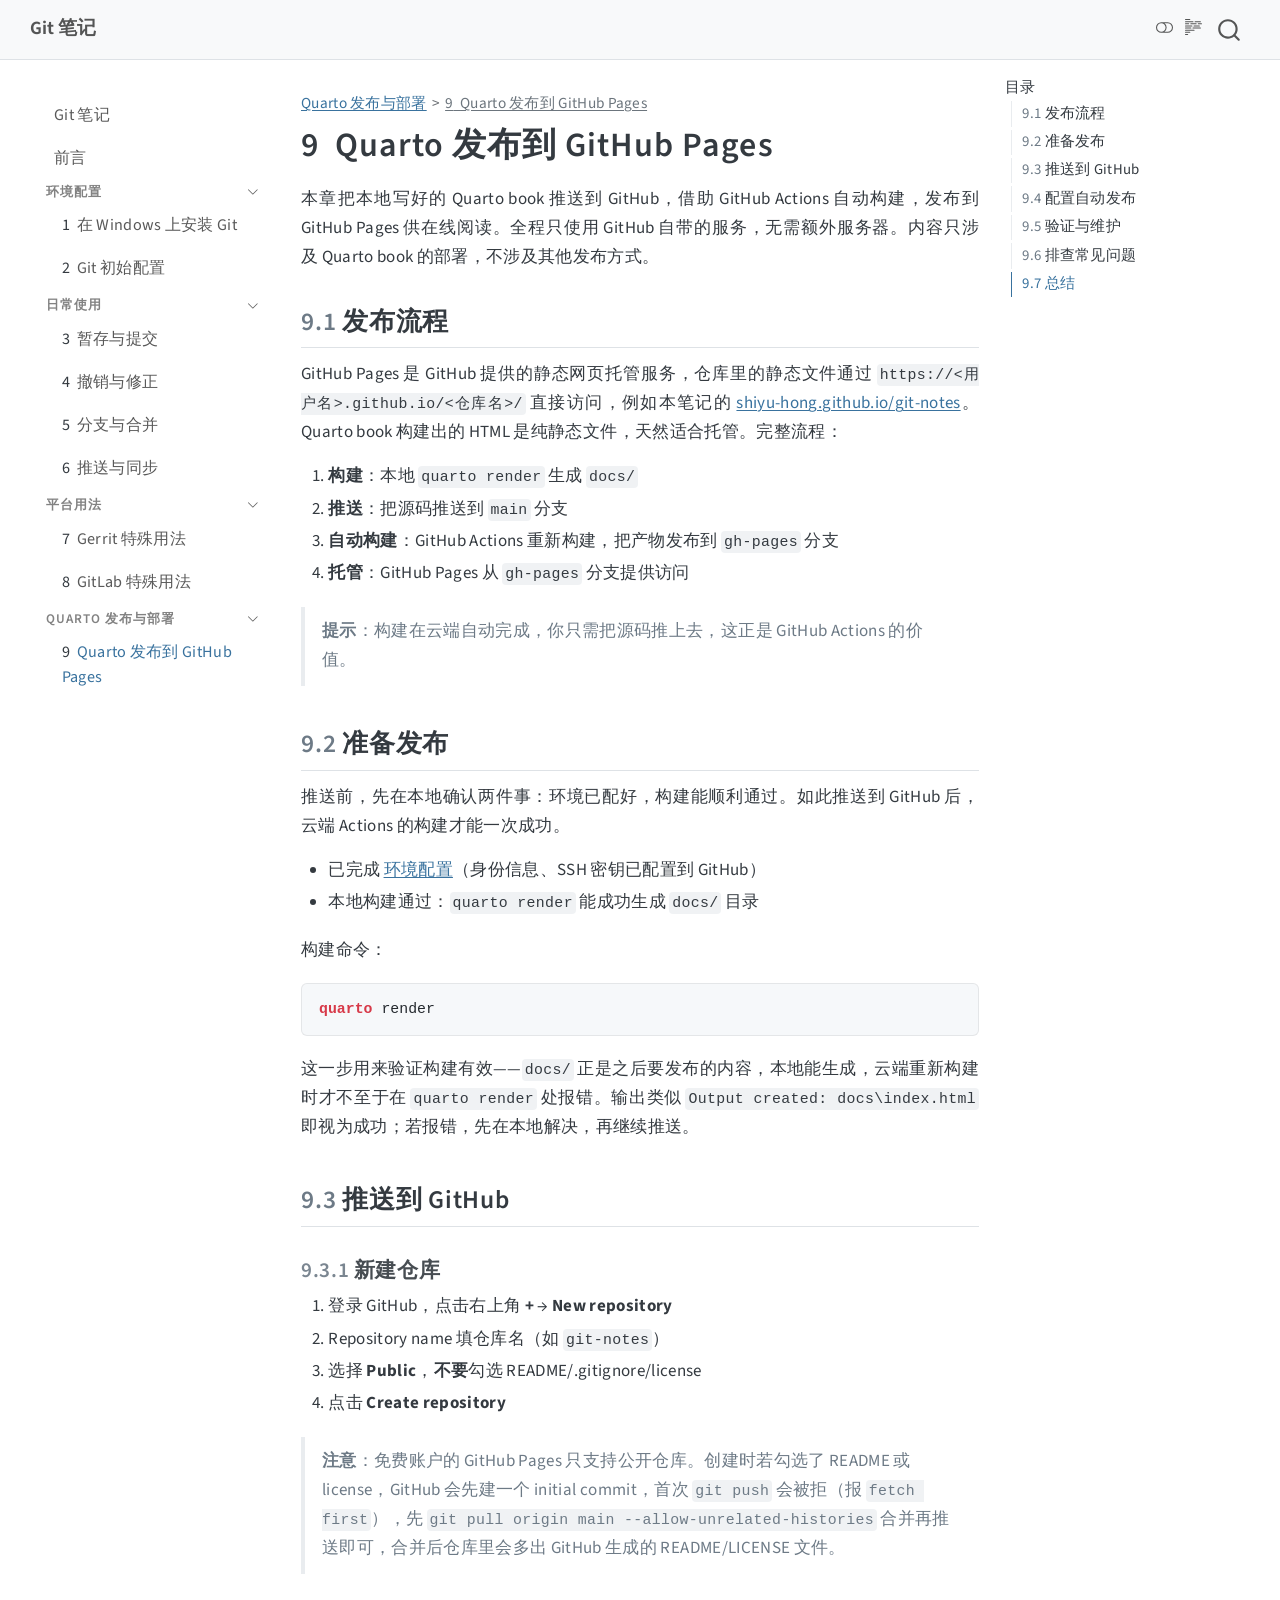
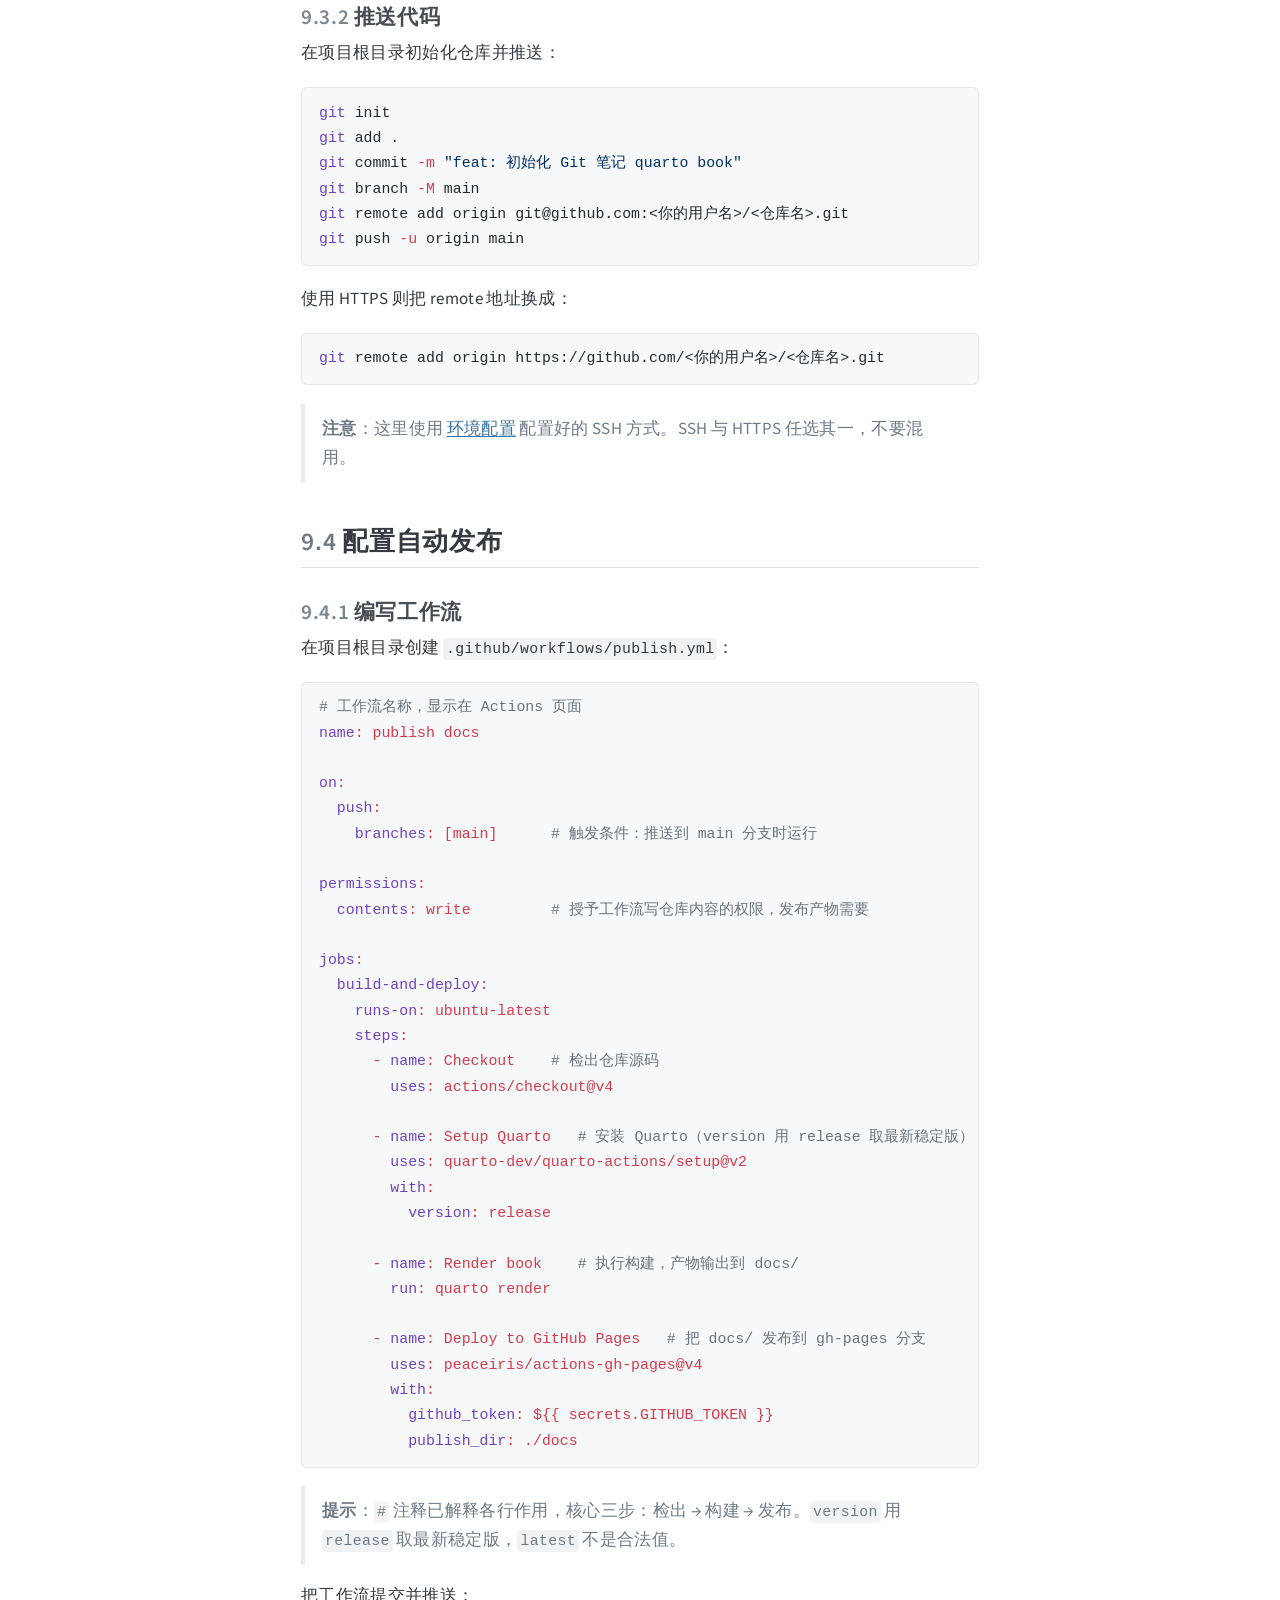
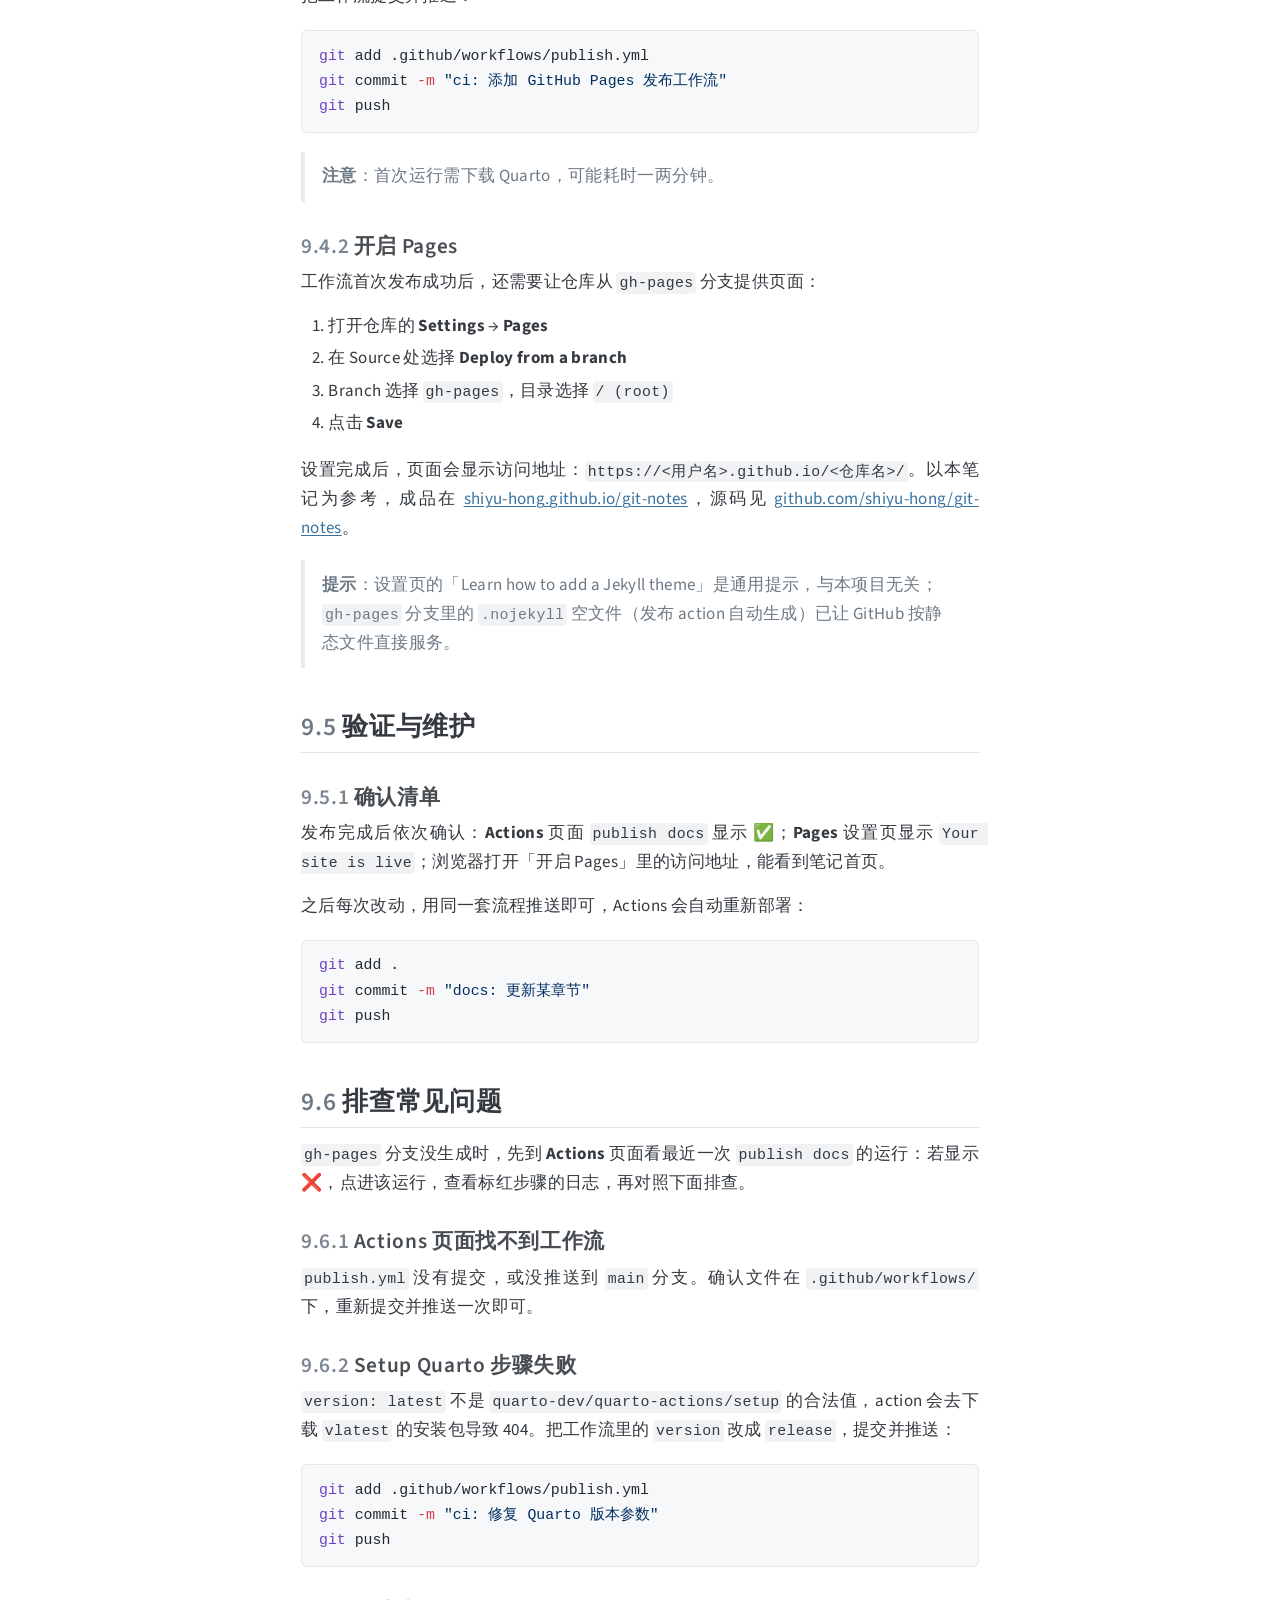
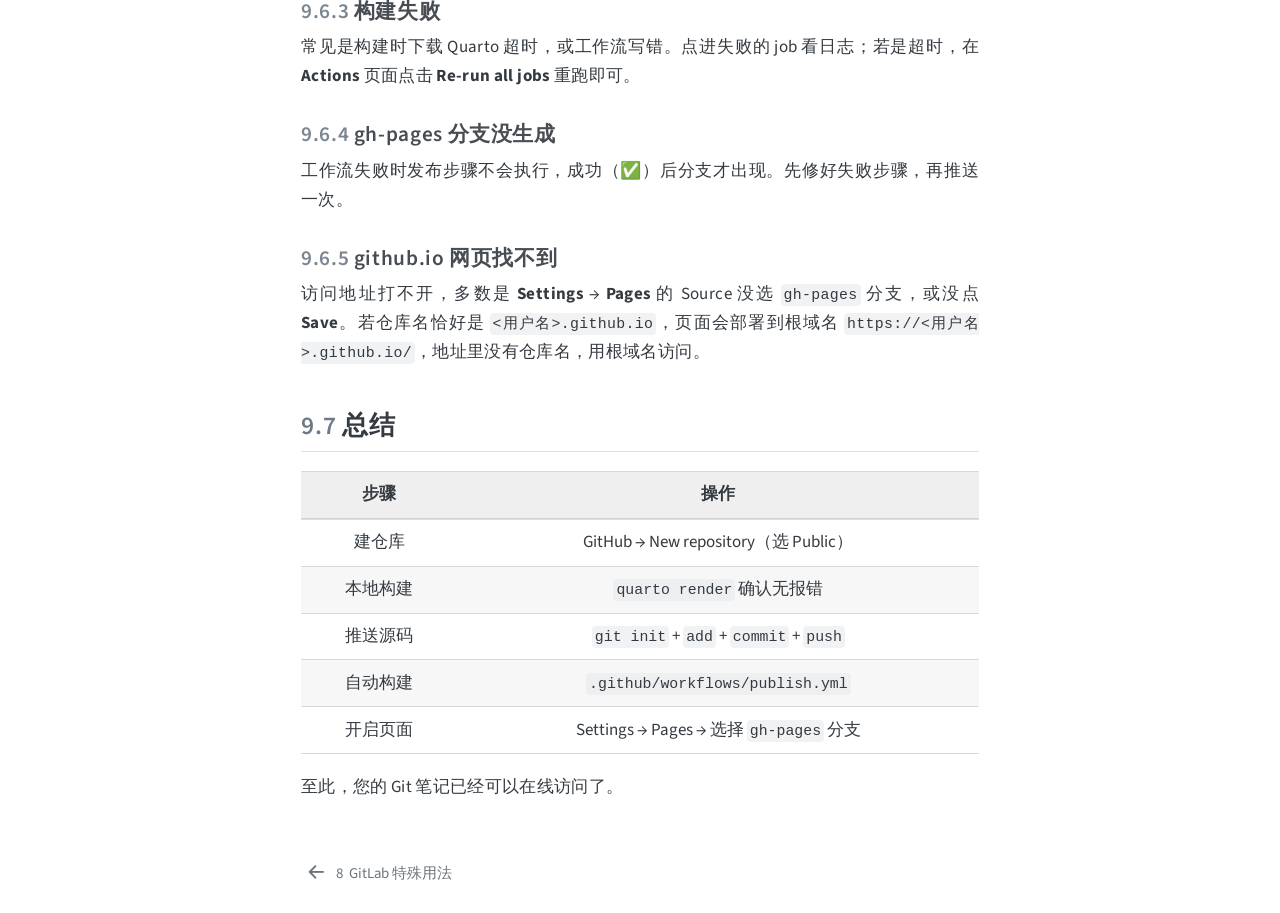
<file: chapters/quarto-publish/github-pages.html>
<!DOCTYPE html>
<html xmlns="http://www.w3.org/1999/xhtml" lang="zh-CN" xml:lang="zh-CN"><head>

<meta charset="utf-8">
<meta name="generator" content="quarto-1.10.18">

<meta name="viewport" content="width=device-width, initial-scale=1.0, user-scalable=yes">


<title>9&nbsp; Quarto 发布到 GitHub Pages – Git 笔记</title>
<style>
/* Default styles provided by pandoc.
** See https://pandoc.org/MANUAL.html#variables-for-html for config info.
*/
span.smallcaps{font-variant: small-caps;}
div.columns{display: flex; gap: 1.5em;}
div.column{flex: auto;}
@media screen {
div.columns{gap: min(4vw, 1.5em);}
div.column{overflow-x: auto;}
}
div.hanging-indent{margin-left: 1.5em; text-indent: -1.5em;}
ul.task-list{list-style: none;}
ul.task-list li input[type="checkbox"] {
  width: 0.8em;
  margin: 0 0.8em 0.2em -1em; /* quarto-specific, see https://github.com/quarto-dev/quarto-cli/issues/4556 */ 
  vertical-align: middle;
}
/* CSS for syntax highlighting */
html { -webkit-text-size-adjust: 100%; }
pre > code.sourceCode { white-space: pre; position: relative; }
pre > code.sourceCode > span { display: inline-block; line-height: 1.25; }
pre > code.sourceCode > span:empty { height: 1.2em; }
.sourceCode { overflow: visible; }
code.sourceCode > span { color: inherit; text-decoration: inherit; }
div.sourceCode { margin: 1em 0; }
pre.sourceCode { margin: 0; }
@media screen {
div.sourceCode { overflow: auto; }
}
@media print {
pre > code.sourceCode { white-space: pre-wrap; }
pre > code.sourceCode > span { text-indent: -5em; padding-left: 5em; }
}
pre.numberSource code
  { counter-reset: source-line 0; }
pre.numberSource code > span
  { position: relative; left: -4em; counter-increment: source-line; }
pre.numberSource code > span > a:first-child::before
  { content: counter(source-line);
    position: relative; left: -1em; text-align: right; vertical-align: baseline;
    border: none; display: inline-block;
    -webkit-touch-callout: none; -webkit-user-select: none;
    -khtml-user-select: none; -moz-user-select: none;
    -ms-user-select: none; user-select: none;
    padding: 0 4px; width: 4em;
  }
pre.numberSource { margin-left: 3em;  padding-left: 4px; }
div.sourceCode
  {   }
@media screen {
pre > code.sourceCode > span > a:first-child::before { text-decoration: underline; }
}
</style>


<script src="../../site_libs/quarto-nav/quarto-nav.js"></script>
<script src="../../site_libs/clipboard/clipboard.min.js"></script>
<script src="../../site_libs/quarto-search/autocomplete.umd.js"></script>
<script src="../../site_libs/quarto-search/fuse.min.js"></script>
<script src="../../site_libs/quarto-search/quarto-search.js"></script>
<meta name="quarto:offset" content="../../">
<link href="../../chapters/platforms/gitlab.html" rel="prev">
<script src="../../site_libs/quarto-html/quarto.js" type="module"></script>
<script src="../../site_libs/quarto-html/tabsets/tabsets.js" type="module"></script>
<script src="../../site_libs/quarto-html/popper.min.js"></script>
<script src="../../site_libs/quarto-html/tippy.umd.min.js"></script>
<script src="../../site_libs/quarto-html/anchor.min.js"></script>
<link href="../../site_libs/quarto-html/tippy.css" rel="stylesheet">
<link href="../../site_libs/quarto-html/quarto-syntax-highlighting-e347d60d51bb0b3465b414e51dcba63e.css" rel="stylesheet" class="quarto-color-scheme" id="quarto-text-highlighting-styles">
<link href="../../site_libs/quarto-html/quarto-syntax-highlighting-dark-0b1f991575ba0ef35bfe88b57a77b946.css" rel="stylesheet" class="quarto-color-scheme quarto-color-alternate" id="quarto-text-highlighting-styles">
<link href="../../site_libs/quarto-html/quarto-syntax-highlighting-e347d60d51bb0b3465b414e51dcba63e.css" rel="stylesheet" class="quarto-color-scheme-extra" id="quarto-text-highlighting-styles">
<script src="../../site_libs/bootstrap/bootstrap.min.js"></script>
<link href="../../site_libs/bootstrap/bootstrap-icons.css" rel="stylesheet">
<link href="../../site_libs/bootstrap/bootstrap-886b1fad45ea02e1037dd06015e8bb17.min.css" rel="stylesheet" append-hash="true" class="quarto-color-scheme" id="quarto-bootstrap" data-mode="light">
<link href="../../site_libs/bootstrap/bootstrap-dark-6c51bd75c20ca3b06d45d5774f5599c0.min.css" rel="stylesheet" append-hash="true" class="quarto-color-scheme quarto-color-alternate" id="quarto-bootstrap" data-mode="dark">
<link href="../../site_libs/bootstrap/bootstrap-886b1fad45ea02e1037dd06015e8bb17.min.css" rel="stylesheet" append-hash="true" class="quarto-color-scheme-extra" id="quarto-bootstrap" data-mode="light">
<script id="quarto-search-options" type="application/json">{
  "location": "navbar",
  "copy-button": false,
  "collapse-after": 3,
  "panel-placement": "end",
  "type": "overlay",
  "limit": 50,
  "keyboard-shortcut": [
    "f",
    "/",
    "s"
  ],
  "language": {
    "search-no-results-text": "没有结果",
    "search-matching-documents-text": "匹配的文档",
    "search-copy-link-title": "复制搜索链接",
    "search-hide-matches-text": "隐藏其它匹配结果",
    "search-more-match-text": "更多匹配结果",
    "search-more-matches-text": "更多匹配结果",
    "search-clear-button-title": "清除",
    "search-text-placeholder": "",
    "search-detached-cancel-button-title": "取消",
    "search-submit-button-title": "提交",
    "search-label": "搜索"
  }
}</script>


</head>

<body class="nav-sidebar floating nav-fixed quarto-light"><script id="quarto-html-before-body" type="application/javascript">
    const toggleBodyColorMode = (bsSheetEl) => {
      const mode = bsSheetEl.getAttribute("data-mode");
      const bodyEl = window.document.querySelector("body");
      if (mode === "dark") {
        bodyEl.classList.add("quarto-dark");
        bodyEl.classList.remove("quarto-light");
      } else {
        bodyEl.classList.add("quarto-light");
        bodyEl.classList.remove("quarto-dark");
      }
    }
    const toggleBodyColorPrimary = () => {
      const bsSheetEl = window.document.querySelector("link#quarto-bootstrap:not([rel=disabled-stylesheet])");
      if (bsSheetEl) {
        toggleBodyColorMode(bsSheetEl);
      }
    }
    const setColorSchemeToggle = (alternate) => {
      const toggles = window.document.querySelectorAll('.quarto-color-scheme-toggle');
      for (let i=0; i < toggles.length; i++) {
        const toggle = toggles[i];
        if (toggle) {
          if (alternate) {
            toggle.classList.add("alternate");
          } else {
            toggle.classList.remove("alternate");
          }
        }
      }
    };
    const toggleColorMode = (alternate) => {
      // Switch the stylesheets
      const primaryStylesheets = window.document.querySelectorAll('link.quarto-color-scheme:not(.quarto-color-alternate)');
      const alternateStylesheets = window.document.querySelectorAll('link.quarto-color-scheme.quarto-color-alternate');
      manageTransitions('#quarto-margin-sidebar .nav-link', false);
      if (alternate) {
        // note: dark is layered on light, we don't disable primary!
        enableStylesheet(alternateStylesheets);
        for (const sheetNode of alternateStylesheets) {
          if (sheetNode.id === "quarto-bootstrap") {
            toggleBodyColorMode(sheetNode);
          }
        }
      } else {
        disableStylesheet(alternateStylesheets);
        enableStylesheet(primaryStylesheets)
        toggleBodyColorPrimary();
      }
      manageTransitions('#quarto-margin-sidebar .nav-link', true);
      // Switch the toggles
      setColorSchemeToggle(alternate)
      // Hack to workaround the fact that safari doesn't
      // properly recolor the scrollbar when toggling (#1455)
      if (navigator.userAgent.indexOf('Safari') > 0 && navigator.userAgent.indexOf('Chrome') == -1) {
        manageTransitions("body", false);
        window.scrollTo(0, 1);
        setTimeout(() => {
          window.scrollTo(0, 0);
          manageTransitions("body", true);
        }, 40);
      }
    }
    const disableStylesheet = (stylesheets) => {
      for (let i=0; i < stylesheets.length; i++) {
        const stylesheet = stylesheets[i];
        stylesheet.rel = 'disabled-stylesheet';
      }
    }
    const enableStylesheet = (stylesheets) => {
      for (let i=0; i < stylesheets.length; i++) {
        const stylesheet = stylesheets[i];
        if(stylesheet.rel !== 'stylesheet') { // for Chrome, which will still FOUC without this check
          stylesheet.rel = 'stylesheet';
        }
      }
    }
    const manageTransitions = (selector, allowTransitions) => {
      const els = window.document.querySelectorAll(selector);
      for (let i=0; i < els.length; i++) {
        const el = els[i];
        if (allowTransitions) {
          el.classList.remove('notransition');
        } else {
          el.classList.add('notransition');
        }
      }
    }
    const isFileUrl = () => {
      return window.location.protocol === 'file:';
    }
    const hasAlternateSentinel = () => {
      let styleSentinel = getColorSchemeSentinel();
      if (styleSentinel !== null) {
        return styleSentinel === "alternate";
      } else {
        return false;
      }
    }
    const setStyleSentinel = (alternate) => {
      const value = alternate ? "alternate" : "default";
      if (!isFileUrl()) {
        window.localStorage.setItem("quarto-color-scheme", value);
      } else {
        localAlternateSentinel = value;
      }
    }
    const getColorSchemeSentinel = () => {
      if (!isFileUrl()) {
        const storageValue = window.localStorage.getItem("quarto-color-scheme");
        return storageValue != null ? storageValue : localAlternateSentinel;
      } else {
        return localAlternateSentinel;
      }
    }
    const toggleGiscusIfUsed = (isAlternate, darkModeDefault) => {
      const baseTheme = document.querySelector('#giscus-base-theme')?.value ?? 'light';
      const alternateTheme = document.querySelector('#giscus-alt-theme')?.value ?? 'dark';
      let newTheme = '';
      if(authorPrefersDark) {
        newTheme = isAlternate ? baseTheme : alternateTheme;
      } else {
        newTheme = isAlternate ? alternateTheme : baseTheme;
      }
      const changeGiscusTheme = () => {
        // From: https://github.com/giscus/giscus/issues/336
        const sendMessage = (message) => {
          const iframe = document.querySelector('iframe.giscus-frame');
          if (!iframe) return;
          iframe.contentWindow.postMessage({ giscus: message }, 'https://giscus.app');
        }
        sendMessage({
          setConfig: {
            theme: newTheme
          }
        });
      }
      const isGiscussLoaded = window.document.querySelector('iframe.giscus-frame') !== null;
      if (isGiscussLoaded) {
        changeGiscusTheme();
      }
    };
    const authorPrefersDark = false;
    const queryPrefersDark = window.matchMedia('(prefers-color-scheme: dark)');
    const darkModeDefault = queryPrefersDark.matches;
      document.querySelector('link#quarto-text-highlighting-styles.quarto-color-scheme-extra').rel = 'disabled-stylesheet';
      document.querySelector('link#quarto-bootstrap.quarto-color-scheme-extra').rel = 'disabled-stylesheet';
    let localAlternateSentinel = darkModeDefault ? 'alternate' : 'default';
    // Dark / light mode switch
    window.quartoToggleColorScheme = () => {
      // Read the current dark / light value
      let toAlternate = !hasAlternateSentinel();
      toggleColorMode(toAlternate);
      setStyleSentinel(toAlternate);
      toggleGiscusIfUsed(toAlternate, darkModeDefault);
      window.dispatchEvent(new Event('resize'));
    };
    queryPrefersDark.addEventListener("change", e => {
      if(window.localStorage.getItem("quarto-color-scheme") !== null)
        return;
      const alternate = e.matches
      toggleColorMode(alternate);
      localAlternateSentinel = e.matches ? 'alternate' : 'default'; // this is used alongside local storage!
      toggleGiscusIfUsed(alternate, darkModeDefault);
    });
    // Switch to dark mode if need be
    if (hasAlternateSentinel()) {
      toggleColorMode(true);
    } else {
      toggleColorMode(false);
    }
  </script>

<div id="quarto-search-results"></div>
  <header id="quarto-header" class="headroom fixed-top">
    <nav class="navbar navbar-expand-lg " data-bs-theme="dark">
      <div class="navbar-container container-fluid">
      <div class="navbar-brand-container mx-auto">
    <a class="navbar-brand" href="../../index.html">
    <span class="navbar-title">Git 笔记</span>
    </a>
  </div>
        <div class="quarto-navbar-tools tools-end">
  <a href="" class="quarto-color-scheme-toggle quarto-navigation-tool  px-1" onclick="window.quartoToggleColorScheme(); return false;" title="切换深色模式"><i class="bi"></i></a>
  <a href="" class="quarto-reader-toggle quarto-navigation-tool px-1" onclick="window.quartoToggleReader(); return false;" title="切换阅读器模式">
  <div class="quarto-reader-toggle-btn">
  <i class="bi"></i>
  </div>
</a>
</div>
          <div id="quarto-search" class="" title="搜索"></div>
      </div> <!-- /container-fluid -->
    </nav>
  <nav class="quarto-secondary-nav">
    <div class="container-fluid d-flex">
      <button type="button" class="quarto-btn-toggle btn" data-bs-toggle="collapse" role="button" data-bs-target=".quarto-sidebar-collapse-item" aria-controls="quarto-sidebar" aria-expanded="false" aria-label="展开或折叠侧边栏导航" onclick="if (window.quartoToggleHeadroom) { window.quartoToggleHeadroom(); }">
        <i class="bi bi-layout-text-sidebar-reverse"></i>
      </button>
        <nav class="quarto-page-breadcrumbs" aria-label="breadcrumb"><ol class="breadcrumb"><li class="breadcrumb-item"><a href="../../chapters/quarto-publish/github-pages.html">Quarto 发布与部署</a></li><li class="breadcrumb-item"><a href="../../chapters/quarto-publish/github-pages.html"><span class="chapter-number">9</span>&nbsp; <span class="chapter-title">Quarto 发布到 GitHub Pages</span></a></li></ol></nav>
        <a class="flex-grow-1" role="navigation" data-bs-toggle="collapse" data-bs-target=".quarto-sidebar-collapse-item" aria-controls="quarto-sidebar" aria-expanded="false" aria-label="展开或折叠侧边栏导航" onclick="if (window.quartoToggleHeadroom) { window.quartoToggleHeadroom(); }">      
        </a>
    </div>
  </nav>
</header>
<!-- content -->
<div id="quarto-content" class="quarto-container page-columns page-rows-contents page-layout-article page-navbar">
<!-- sidebar -->
  <nav id="quarto-sidebar" class="sidebar collapse collapse-horizontal quarto-sidebar-collapse-item sidebar-navigation floating overflow-auto">
    <div class="sidebar-menu-container"> 
    <ul class="list-unstyled mt-1">
        <li class="sidebar-item">
  <div class="sidebar-item-container"> 
  <a href="../../index.html" class="sidebar-item-text sidebar-link">
 <span class="menu-text">Git 笔记</span></a>
  </div>
</li>
        <li class="sidebar-item">
  <div class="sidebar-item-container"> 
  <a href="../../chapters/preface/index.html" class="sidebar-item-text sidebar-link">
 <span class="menu-text">前言</span></a>
  </div>
</li>
        <li class="sidebar-item sidebar-item-section">
      <div class="sidebar-item-container"> 
            <a class="sidebar-item-text sidebar-link text-start" data-bs-toggle="collapse" data-bs-target="#quarto-sidebar-section-1" role="navigation" aria-expanded="true">
 <span class="menu-text">环境配置</span></a>
          <a class="sidebar-item-toggle text-start" data-bs-toggle="collapse" data-bs-target="#quarto-sidebar-section-1" role="navigation" aria-expanded="true" aria-label="展开或折叠此栏">
            <i class="bi bi-chevron-right ms-2"></i>
          </a> 
      </div>
      <ul id="quarto-sidebar-section-1" class="collapse list-unstyled sidebar-section depth1 show">  
          <li class="sidebar-item">
  <div class="sidebar-item-container"> 
  <a href="../../chapters/setup/install-windows.html" class="sidebar-item-text sidebar-link">
 <span class="menu-text"><span class="chapter-number">1</span>&nbsp; <span class="chapter-title">在 Windows 上安装 Git</span></span></a>
  </div>
</li>
          <li class="sidebar-item">
  <div class="sidebar-item-container"> 
  <a href="../../chapters/setup/common-config.html" class="sidebar-item-text sidebar-link">
 <span class="menu-text"><span class="chapter-number">2</span>&nbsp; <span class="chapter-title">Git 初始配置</span></span></a>
  </div>
</li>
      </ul>
  </li>
        <li class="sidebar-item sidebar-item-section">
      <div class="sidebar-item-container"> 
            <a class="sidebar-item-text sidebar-link text-start" data-bs-toggle="collapse" data-bs-target="#quarto-sidebar-section-2" role="navigation" aria-expanded="true">
 <span class="menu-text">日常使用</span></a>
          <a class="sidebar-item-toggle text-start" data-bs-toggle="collapse" data-bs-target="#quarto-sidebar-section-2" role="navigation" aria-expanded="true" aria-label="展开或折叠此栏">
            <i class="bi bi-chevron-right ms-2"></i>
          </a> 
      </div>
      <ul id="quarto-sidebar-section-2" class="collapse list-unstyled sidebar-section depth1 show">  
          <li class="sidebar-item">
  <div class="sidebar-item-container"> 
  <a href="../../chapters/daily/commit.html" class="sidebar-item-text sidebar-link">
 <span class="menu-text"><span class="chapter-number">3</span>&nbsp; <span class="chapter-title">暂存与提交</span></span></a>
  </div>
</li>
          <li class="sidebar-item">
  <div class="sidebar-item-container"> 
  <a href="../../chapters/daily/undo.html" class="sidebar-item-text sidebar-link">
 <span class="menu-text"><span class="chapter-number">4</span>&nbsp; <span class="chapter-title">撤销与修正</span></span></a>
  </div>
</li>
          <li class="sidebar-item">
  <div class="sidebar-item-container"> 
  <a href="../../chapters/daily/branch.html" class="sidebar-item-text sidebar-link">
 <span class="menu-text"><span class="chapter-number">5</span>&nbsp; <span class="chapter-title">分支与合并</span></span></a>
  </div>
</li>
          <li class="sidebar-item">
  <div class="sidebar-item-container"> 
  <a href="../../chapters/daily/remote.html" class="sidebar-item-text sidebar-link">
 <span class="menu-text"><span class="chapter-number">6</span>&nbsp; <span class="chapter-title">推送与同步</span></span></a>
  </div>
</li>
      </ul>
  </li>
        <li class="sidebar-item sidebar-item-section">
      <div class="sidebar-item-container"> 
            <a class="sidebar-item-text sidebar-link text-start" data-bs-toggle="collapse" data-bs-target="#quarto-sidebar-section-3" role="navigation" aria-expanded="true">
 <span class="menu-text">平台用法</span></a>
          <a class="sidebar-item-toggle text-start" data-bs-toggle="collapse" data-bs-target="#quarto-sidebar-section-3" role="navigation" aria-expanded="true" aria-label="展开或折叠此栏">
            <i class="bi bi-chevron-right ms-2"></i>
          </a> 
      </div>
      <ul id="quarto-sidebar-section-3" class="collapse list-unstyled sidebar-section depth1 show">  
          <li class="sidebar-item">
  <div class="sidebar-item-container"> 
  <a href="../../chapters/platforms/gerrit.html" class="sidebar-item-text sidebar-link">
 <span class="menu-text"><span class="chapter-number">7</span>&nbsp; <span class="chapter-title">Gerrit 特殊用法</span></span></a>
  </div>
</li>
          <li class="sidebar-item">
  <div class="sidebar-item-container"> 
  <a href="../../chapters/platforms/gitlab.html" class="sidebar-item-text sidebar-link">
 <span class="menu-text"><span class="chapter-number">8</span>&nbsp; <span class="chapter-title">GitLab 特殊用法</span></span></a>
  </div>
</li>
      </ul>
  </li>
        <li class="sidebar-item sidebar-item-section">
      <div class="sidebar-item-container"> 
            <a class="sidebar-item-text sidebar-link text-start" data-bs-toggle="collapse" data-bs-target="#quarto-sidebar-section-4" role="navigation" aria-expanded="true">
 <span class="menu-text">Quarto 发布与部署</span></a>
          <a class="sidebar-item-toggle text-start" data-bs-toggle="collapse" data-bs-target="#quarto-sidebar-section-4" role="navigation" aria-expanded="true" aria-label="展开或折叠此栏">
            <i class="bi bi-chevron-right ms-2"></i>
          </a> 
      </div>
      <ul id="quarto-sidebar-section-4" class="collapse list-unstyled sidebar-section depth1 show">  
          <li class="sidebar-item">
  <div class="sidebar-item-container"> 
  <a href="../../chapters/quarto-publish/github-pages.html" class="sidebar-item-text sidebar-link active">
 <span class="menu-text"><span class="chapter-number">9</span>&nbsp; <span class="chapter-title">Quarto 发布到 GitHub Pages</span></span></a>
  </div>
</li>
      </ul>
  </li>
    </ul>
    </div>
</nav>
<div id="quarto-sidebar-glass" class="quarto-sidebar-collapse-item" data-bs-toggle="collapse" data-bs-target=".quarto-sidebar-collapse-item"></div>
<!-- margin-sidebar -->
    <div id="quarto-margin-sidebar" class="sidebar margin-sidebar">
        <nav id="TOC" role="doc-toc" class="toc-active">
    <h2 id="toc-title">目录</h2>
   
  <ul>
  <li><a href="#发布流程" id="toc-发布流程" class="nav-link active" data-scroll-target="#发布流程"><span class="header-section-number">9.1</span> 发布流程</a></li>
  <li><a href="#准备发布" id="toc-准备发布" class="nav-link" data-scroll-target="#准备发布"><span class="header-section-number">9.2</span> 准备发布</a></li>
  <li><a href="#推送到-github" id="toc-推送到-github" class="nav-link" data-scroll-target="#推送到-github"><span class="header-section-number">9.3</span> 推送到 GitHub</a>
  <ul class="collapse">
  <li><a href="#新建仓库" id="toc-新建仓库" class="nav-link" data-scroll-target="#新建仓库"><span class="header-section-number">9.3.1</span> 新建仓库</a></li>
  <li><a href="#推送代码" id="toc-推送代码" class="nav-link" data-scroll-target="#推送代码"><span class="header-section-number">9.3.2</span> 推送代码</a></li>
  </ul></li>
  <li><a href="#配置自动发布" id="toc-配置自动发布" class="nav-link" data-scroll-target="#配置自动发布"><span class="header-section-number">9.4</span> 配置自动发布</a>
  <ul class="collapse">
  <li><a href="#编写工作流" id="toc-编写工作流" class="nav-link" data-scroll-target="#编写工作流"><span class="header-section-number">9.4.1</span> 编写工作流</a></li>
  <li><a href="#开启-pages" id="toc-开启-pages" class="nav-link" data-scroll-target="#开启-pages"><span class="header-section-number">9.4.2</span> 开启 Pages</a></li>
  </ul></li>
  <li><a href="#验证与维护" id="toc-验证与维护" class="nav-link" data-scroll-target="#验证与维护"><span class="header-section-number">9.5</span> 验证与维护</a>
  <ul class="collapse">
  <li><a href="#确认清单" id="toc-确认清单" class="nav-link" data-scroll-target="#确认清单"><span class="header-section-number">9.5.1</span> 确认清单</a></li>
  </ul></li>
  <li><a href="#排查常见问题" id="toc-排查常见问题" class="nav-link" data-scroll-target="#排查常见问题"><span class="header-section-number">9.6</span> 排查常见问题</a>
  <ul class="collapse">
  <li><a href="#actions-页面找不到工作流" id="toc-actions-页面找不到工作流" class="nav-link" data-scroll-target="#actions-页面找不到工作流"><span class="header-section-number">9.6.1</span> Actions 页面找不到工作流</a></li>
  <li><a href="#setup-quarto-步骤失败" id="toc-setup-quarto-步骤失败" class="nav-link" data-scroll-target="#setup-quarto-步骤失败"><span class="header-section-number">9.6.2</span> Setup Quarto 步骤失败</a></li>
  <li><a href="#构建失败" id="toc-构建失败" class="nav-link" data-scroll-target="#构建失败"><span class="header-section-number">9.6.3</span> 构建失败</a></li>
  <li><a href="#gh-pages-分支没生成" id="toc-gh-pages-分支没生成" class="nav-link" data-scroll-target="#gh-pages-分支没生成"><span class="header-section-number">9.6.4</span> gh-pages 分支没生成</a></li>
  <li><a href="#github.io-网页找不到" id="toc-github.io-网页找不到" class="nav-link" data-scroll-target="#github.io-网页找不到"><span class="header-section-number">9.6.5</span> github.io 网页找不到</a></li>
  </ul></li>
  <li><a href="#总结" id="toc-总结" class="nav-link" data-scroll-target="#总结"><span class="header-section-number">9.7</span> 总结</a></li>
  </ul>
</nav>
    </div>
<!-- main -->
<main class="content" id="quarto-document-content">


<header id="title-block-header" class="quarto-title-block default"><nav class="quarto-page-breadcrumbs quarto-title-breadcrumbs d-none d-lg-block" aria-label="breadcrumb"><ol class="breadcrumb"><li class="breadcrumb-item"><a href="../../chapters/quarto-publish/github-pages.html">Quarto 发布与部署</a></li><li class="breadcrumb-item"><a href="../../chapters/quarto-publish/github-pages.html"><span class="chapter-number">9</span>&nbsp; <span class="chapter-title">Quarto 发布到 GitHub Pages</span></a></li></ol></nav>
<div class="quarto-title">
<h1 class="title"><span class="chapter-number">9</span>&nbsp; <span class="chapter-title">Quarto 发布到 GitHub Pages</span></h1>
</div>



<div class="quarto-title-meta">

    
  
    
  </div>
  


</header>


<p>本章把本地写好的 Quarto book 推送到 GitHub，借助 GitHub Actions 自动构建，发布到 GitHub Pages 供在线阅读。全程只使用 GitHub 自带的服务，无需额外服务器。内容只涉及 Quarto book 的部署，不涉及其他发布方式。</p>
<section id="发布流程" class="level2" data-number="9.1">
<h2 data-number="9.1" class="anchored" data-anchor-id="发布流程"><span class="header-section-number">9.1</span> 发布流程</h2>
<p>GitHub Pages 是 GitHub 提供的静态网页托管服务，仓库里的静态文件通过 <code>https://&lt;用户名&gt;.github.io/&lt;仓库名&gt;/</code> 直接访问，例如本笔记的 <a href="https://shiyu-hong.github.io/git-notes/">shiyu-hong.github.io/git-notes</a>。Quarto book 构建出的 HTML 是纯静态文件，天然适合托管。完整流程：</p>
<ol type="1">
<li><strong>构建</strong>：本地 <code>quarto render</code> 生成 <code>docs/</code></li>
<li><strong>推送</strong>：把源码推送到 <code>main</code> 分支</li>
<li><strong>自动构建</strong>：GitHub Actions 重新构建，把产物发布到 <code>gh-pages</code> 分支</li>
<li><strong>托管</strong>：GitHub Pages 从 <code>gh-pages</code> 分支提供访问</li>
</ol>
<blockquote class="blockquote">
<p><strong>提示</strong>：构建在云端自动完成，你只需把源码推上去，这正是 GitHub Actions 的价值。</p>
</blockquote>
</section>
<section id="准备发布" class="level2" data-number="9.2">
<h2 data-number="9.2" class="anchored" data-anchor-id="准备发布"><span class="header-section-number">9.2</span> 准备发布</h2>
<p>推送前，先在本地确认两件事：环境已配好，构建能顺利通过。如此推送到 GitHub 后，云端 Actions 的构建才能一次成功。</p>
<ul>
<li>已完成 <a href="../../chapters/setup/common-config.html">环境配置</a>（身份信息、SSH 密钥已配置到 GitHub）</li>
<li>本地构建通过：<code>quarto render</code> 能成功生成 <code>docs/</code> 目录</li>
</ul>
<p>构建命令：</p>
<div class="code-copy-outer-scaffold"><div class="sourceCode" id="cb1"><pre class="sourceCode bash code-with-copy"><code class="sourceCode bash"><span id="cb1-1"><a href="#cb1-1" aria-hidden="true" tabindex="-1"></a><span class="ex">quarto</span> render</span></code></pre></div><button title="复制到剪贴板" class="code-copy-button"><i class="bi"></i></button></div>
<p>这一步用来验证构建有效——<code>docs/</code> 正是之后要发布的内容，本地能生成，云端重新构建时才不至于在 <code>quarto render</code> 处报错。输出类似 <code>Output created: docs\index.html</code> 即视为成功；若报错，先在本地解决，再继续推送。</p>
</section>
<section id="推送到-github" class="level2" data-number="9.3">
<h2 data-number="9.3" class="anchored" data-anchor-id="推送到-github"><span class="header-section-number">9.3</span> 推送到 GitHub</h2>
<section id="新建仓库" class="level3" data-number="9.3.1">
<h3 data-number="9.3.1" class="anchored" data-anchor-id="新建仓库"><span class="header-section-number">9.3.1</span> 新建仓库</h3>
<ol type="1">
<li>登录 GitHub，点击右上角 <strong>+</strong> → <strong>New repository</strong></li>
<li>Repository name 填仓库名（如 <code>git-notes</code>）</li>
<li>选择 <strong>Public</strong>，<strong>不要</strong>勾选 README/.gitignore/license</li>
<li>点击 <strong>Create repository</strong></li>
</ol>
<blockquote class="blockquote">
<p><strong>注意</strong>：免费账户的 GitHub Pages 只支持公开仓库。创建时若勾选了 README 或 license，GitHub 会先建一个 initial commit，首次 <code>git push</code> 会被拒（报 <code>fetch first</code>），先 <code>git pull origin main --allow-unrelated-histories</code> 合并再推送即可，合并后仓库里会多出 GitHub 生成的 README/LICENSE 文件。</p>
</blockquote>
</section>
<section id="推送代码" class="level3" data-number="9.3.2">
<h3 data-number="9.3.2" class="anchored" data-anchor-id="推送代码"><span class="header-section-number">9.3.2</span> 推送代码</h3>
<p>在项目根目录初始化仓库并推送：</p>
<div class="code-copy-outer-scaffold"><div class="sourceCode" id="cb2"><pre class="sourceCode bash code-with-copy"><code class="sourceCode bash"><span id="cb2-1"><a href="#cb2-1" aria-hidden="true" tabindex="-1"></a><span class="fu">git</span> init</span>
<span id="cb2-2"><a href="#cb2-2" aria-hidden="true" tabindex="-1"></a><span class="fu">git</span> add .</span>
<span id="cb2-3"><a href="#cb2-3" aria-hidden="true" tabindex="-1"></a><span class="fu">git</span> commit <span class="at">-m</span> <span class="st">"feat: 初始化 Git 笔记 quarto book"</span></span>
<span id="cb2-4"><a href="#cb2-4" aria-hidden="true" tabindex="-1"></a><span class="fu">git</span> branch <span class="at">-M</span> main</span>
<span id="cb2-5"><a href="#cb2-5" aria-hidden="true" tabindex="-1"></a><span class="fu">git</span> remote add origin git@github.com:<span class="op">&lt;</span>你的用户名<span class="op">&gt;</span>/<span class="op">&lt;</span>仓库名<span class="op">&gt;</span>.git</span>
<span id="cb2-6"><a href="#cb2-6" aria-hidden="true" tabindex="-1"></a><span class="fu">git</span> push <span class="at">-u</span> origin main</span></code></pre></div><button title="复制到剪贴板" class="code-copy-button"><i class="bi"></i></button></div>
<p>使用 HTTPS 则把 remote 地址换成：</p>
<div class="code-copy-outer-scaffold"><div class="sourceCode" id="cb3"><pre class="sourceCode bash code-with-copy"><code class="sourceCode bash"><span id="cb3-1"><a href="#cb3-1" aria-hidden="true" tabindex="-1"></a><span class="fu">git</span> remote add origin https://github.com/<span class="op">&lt;</span>你的用户名<span class="op">&gt;</span>/<span class="op">&lt;</span>仓库名<span class="op">&gt;</span>.git</span></code></pre></div><button title="复制到剪贴板" class="code-copy-button"><i class="bi"></i></button></div>
<blockquote class="blockquote">
<p><strong>注意</strong>：这里使用 <a href="../../chapters/setup/common-config.html">环境配置</a> 配置好的 SSH 方式。SSH 与 HTTPS 任选其一，不要混用。</p>
</blockquote>
</section>
</section>
<section id="配置自动发布" class="level2" data-number="9.4">
<h2 data-number="9.4" class="anchored" data-anchor-id="配置自动发布"><span class="header-section-number">9.4</span> 配置自动发布</h2>
<section id="编写工作流" class="level3" data-number="9.4.1">
<h3 data-number="9.4.1" class="anchored" data-anchor-id="编写工作流"><span class="header-section-number">9.4.1</span> 编写工作流</h3>
<p>在项目根目录创建 <code>.github/workflows/publish.yml</code>：</p>
<div class="code-copy-outer-scaffold"><div class="sourceCode" id="cb4"><pre class="sourceCode yaml code-with-copy"><code class="sourceCode yaml"><span id="cb4-1"><a href="#cb4-1" aria-hidden="true" tabindex="-1"></a><span class="co"># 工作流名称，显示在 Actions 页面</span></span>
<span id="cb4-2"><a href="#cb4-2" aria-hidden="true" tabindex="-1"></a><span class="fu">name</span><span class="kw">:</span><span class="at"> publish docs</span></span>
<span id="cb4-3"><a href="#cb4-3" aria-hidden="true" tabindex="-1"></a></span>
<span id="cb4-4"><a href="#cb4-4" aria-hidden="true" tabindex="-1"></a><span class="fu">on</span><span class="kw">:</span></span>
<span id="cb4-5"><a href="#cb4-5" aria-hidden="true" tabindex="-1"></a><span class="at">  </span><span class="fu">push</span><span class="kw">:</span></span>
<span id="cb4-6"><a href="#cb4-6" aria-hidden="true" tabindex="-1"></a><span class="at">    </span><span class="fu">branches</span><span class="kw">:</span><span class="at"> </span><span class="kw">[</span><span class="at">main</span><span class="kw">]</span><span class="co">      # 触发条件：推送到 main 分支时运行</span></span>
<span id="cb4-7"><a href="#cb4-7" aria-hidden="true" tabindex="-1"></a></span>
<span id="cb4-8"><a href="#cb4-8" aria-hidden="true" tabindex="-1"></a><span class="fu">permissions</span><span class="kw">:</span></span>
<span id="cb4-9"><a href="#cb4-9" aria-hidden="true" tabindex="-1"></a><span class="at">  </span><span class="fu">contents</span><span class="kw">:</span><span class="at"> write</span><span class="co">         # 授予工作流写仓库内容的权限，发布产物需要</span></span>
<span id="cb4-10"><a href="#cb4-10" aria-hidden="true" tabindex="-1"></a></span>
<span id="cb4-11"><a href="#cb4-11" aria-hidden="true" tabindex="-1"></a><span class="fu">jobs</span><span class="kw">:</span></span>
<span id="cb4-12"><a href="#cb4-12" aria-hidden="true" tabindex="-1"></a><span class="at">  </span><span class="fu">build-and-deploy</span><span class="kw">:</span></span>
<span id="cb4-13"><a href="#cb4-13" aria-hidden="true" tabindex="-1"></a><span class="at">    </span><span class="fu">runs-on</span><span class="kw">:</span><span class="at"> ubuntu-latest</span></span>
<span id="cb4-14"><a href="#cb4-14" aria-hidden="true" tabindex="-1"></a><span class="at">    </span><span class="fu">steps</span><span class="kw">:</span></span>
<span id="cb4-15"><a href="#cb4-15" aria-hidden="true" tabindex="-1"></a><span class="at">      </span><span class="kw">-</span><span class="at"> </span><span class="fu">name</span><span class="kw">:</span><span class="at"> Checkout</span><span class="co">    # 检出仓库源码</span></span>
<span id="cb4-16"><a href="#cb4-16" aria-hidden="true" tabindex="-1"></a><span class="at">        </span><span class="fu">uses</span><span class="kw">:</span><span class="at"> actions/checkout@v4</span></span>
<span id="cb4-17"><a href="#cb4-17" aria-hidden="true" tabindex="-1"></a></span>
<span id="cb4-18"><a href="#cb4-18" aria-hidden="true" tabindex="-1"></a><span class="at">      </span><span class="kw">-</span><span class="at"> </span><span class="fu">name</span><span class="kw">:</span><span class="at"> Setup Quarto</span><span class="co">   # 安装 Quarto（version 用 release 取最新稳定版）</span></span>
<span id="cb4-19"><a href="#cb4-19" aria-hidden="true" tabindex="-1"></a><span class="at">        </span><span class="fu">uses</span><span class="kw">:</span><span class="at"> quarto-dev/quarto-actions/setup@v2</span></span>
<span id="cb4-20"><a href="#cb4-20" aria-hidden="true" tabindex="-1"></a><span class="at">        </span><span class="fu">with</span><span class="kw">:</span></span>
<span id="cb4-21"><a href="#cb4-21" aria-hidden="true" tabindex="-1"></a><span class="at">          </span><span class="fu">version</span><span class="kw">:</span><span class="at"> release</span></span>
<span id="cb4-22"><a href="#cb4-22" aria-hidden="true" tabindex="-1"></a></span>
<span id="cb4-23"><a href="#cb4-23" aria-hidden="true" tabindex="-1"></a><span class="at">      </span><span class="kw">-</span><span class="at"> </span><span class="fu">name</span><span class="kw">:</span><span class="at"> Render book</span><span class="co">    # 执行构建，产物输出到 docs/</span></span>
<span id="cb4-24"><a href="#cb4-24" aria-hidden="true" tabindex="-1"></a><span class="at">        </span><span class="fu">run</span><span class="kw">:</span><span class="at"> quarto render</span></span>
<span id="cb4-25"><a href="#cb4-25" aria-hidden="true" tabindex="-1"></a></span>
<span id="cb4-26"><a href="#cb4-26" aria-hidden="true" tabindex="-1"></a><span class="at">      </span><span class="kw">-</span><span class="at"> </span><span class="fu">name</span><span class="kw">:</span><span class="at"> Deploy to GitHub Pages</span><span class="co">   # 把 docs/ 发布到 gh-pages 分支</span></span>
<span id="cb4-27"><a href="#cb4-27" aria-hidden="true" tabindex="-1"></a><span class="at">        </span><span class="fu">uses</span><span class="kw">:</span><span class="at"> peaceiris/actions-gh-pages@v4</span></span>
<span id="cb4-28"><a href="#cb4-28" aria-hidden="true" tabindex="-1"></a><span class="at">        </span><span class="fu">with</span><span class="kw">:</span></span>
<span id="cb4-29"><a href="#cb4-29" aria-hidden="true" tabindex="-1"></a><span class="at">          </span><span class="fu">github_token</span><span class="kw">:</span><span class="at"> ${{ secrets.GITHUB_TOKEN }}</span></span>
<span id="cb4-30"><a href="#cb4-30" aria-hidden="true" tabindex="-1"></a><span class="at">          </span><span class="fu">publish_dir</span><span class="kw">:</span><span class="at"> ./docs</span></span></code></pre></div><button title="复制到剪贴板" class="code-copy-button"><i class="bi"></i></button></div>
<blockquote class="blockquote">
<p><strong>提示</strong>：<code>#</code> 注释已解释各行作用，核心三步：检出 → 构建 → 发布。<code>version</code> 用 <code>release</code> 取最新稳定版，<code>latest</code> 不是合法值。</p>
</blockquote>
<p>把工作流提交并推送：</p>
<div class="code-copy-outer-scaffold"><div class="sourceCode" id="cb5"><pre class="sourceCode bash code-with-copy"><code class="sourceCode bash"><span id="cb5-1"><a href="#cb5-1" aria-hidden="true" tabindex="-1"></a><span class="fu">git</span> add .github/workflows/publish.yml</span>
<span id="cb5-2"><a href="#cb5-2" aria-hidden="true" tabindex="-1"></a><span class="fu">git</span> commit <span class="at">-m</span> <span class="st">"ci: 添加 GitHub Pages 发布工作流"</span></span>
<span id="cb5-3"><a href="#cb5-3" aria-hidden="true" tabindex="-1"></a><span class="fu">git</span> push</span></code></pre></div><button title="复制到剪贴板" class="code-copy-button"><i class="bi"></i></button></div>
<blockquote class="blockquote">
<p><strong>注意</strong>：首次运行需下载 Quarto，可能耗时一两分钟。</p>
</blockquote>
</section>
<section id="开启-pages" class="level3" data-number="9.4.2">
<h3 data-number="9.4.2" class="anchored" data-anchor-id="开启-pages"><span class="header-section-number">9.4.2</span> 开启 Pages</h3>
<p>工作流首次发布成功后，还需要让仓库从 <code>gh-pages</code> 分支提供页面：</p>
<ol type="1">
<li>打开仓库的 <strong>Settings</strong> → <strong>Pages</strong></li>
<li>在 Source 处选择 <strong>Deploy from a branch</strong></li>
<li>Branch 选择 <code>gh-pages</code>，目录选择 <code>/ (root)</code></li>
<li>点击 <strong>Save</strong></li>
</ol>
<p>设置完成后，页面会显示访问地址：<code>https://&lt;用户名&gt;.github.io/&lt;仓库名&gt;/</code>。以本笔记为参考，成品在 <a href="https://shiyu-hong.github.io/git-notes/">shiyu-hong.github.io/git-notes</a>，源码见 <a href="https://github.com/shiyu-hong/git-notes">github.com/shiyu-hong/git-notes</a>。</p>
<blockquote class="blockquote">
<p><strong>提示</strong>：设置页的「Learn how to add a Jekyll theme」是通用提示，与本项目无关；<code>gh-pages</code> 分支里的 <code>.nojekyll</code> 空文件（发布 action 自动生成）已让 GitHub 按静态文件直接服务。</p>
</blockquote>
</section>
</section>
<section id="验证与维护" class="level2" data-number="9.5">
<h2 data-number="9.5" class="anchored" data-anchor-id="验证与维护"><span class="header-section-number">9.5</span> 验证与维护</h2>
<section id="确认清单" class="level3" data-number="9.5.1">
<h3 data-number="9.5.1" class="anchored" data-anchor-id="确认清单"><span class="header-section-number">9.5.1</span> 确认清单</h3>
<p>发布完成后依次确认：<strong>Actions</strong> 页面 <code>publish docs</code> 显示 ✅；<strong>Pages</strong> 设置页显示 <code>Your site is live</code>；浏览器打开「开启 Pages」里的访问地址，能看到笔记首页。</p>
<p>之后每次改动，用同一套流程推送即可，Actions 会自动重新部署：</p>
<div class="code-copy-outer-scaffold"><div class="sourceCode" id="cb6"><pre class="sourceCode bash code-with-copy"><code class="sourceCode bash"><span id="cb6-1"><a href="#cb6-1" aria-hidden="true" tabindex="-1"></a><span class="fu">git</span> add .</span>
<span id="cb6-2"><a href="#cb6-2" aria-hidden="true" tabindex="-1"></a><span class="fu">git</span> commit <span class="at">-m</span> <span class="st">"docs: 更新某章节"</span></span>
<span id="cb6-3"><a href="#cb6-3" aria-hidden="true" tabindex="-1"></a><span class="fu">git</span> push</span></code></pre></div><button title="复制到剪贴板" class="code-copy-button"><i class="bi"></i></button></div>
</section>
</section>
<section id="排查常见问题" class="level2" data-number="9.6">
<h2 data-number="9.6" class="anchored" data-anchor-id="排查常见问题"><span class="header-section-number">9.6</span> 排查常见问题</h2>
<p><code>gh-pages</code> 分支没生成时，先到 <strong>Actions</strong> 页面看最近一次 <code>publish docs</code> 的运行：若显示 ❌，点进该运行，查看标红步骤的日志，再对照下面排查。</p>
<section id="actions-页面找不到工作流" class="level3" data-number="9.6.1">
<h3 data-number="9.6.1" class="anchored" data-anchor-id="actions-页面找不到工作流"><span class="header-section-number">9.6.1</span> Actions 页面找不到工作流</h3>
<p><code>publish.yml</code> 没有提交，或没推送到 <code>main</code> 分支。确认文件在 <code>.github/workflows/</code> 下，重新提交并推送一次即可。</p>
</section>
<section id="setup-quarto-步骤失败" class="level3" data-number="9.6.2">
<h3 data-number="9.6.2" class="anchored" data-anchor-id="setup-quarto-步骤失败"><span class="header-section-number">9.6.2</span> Setup Quarto 步骤失败</h3>
<p><code>version: latest</code> 不是 <code>quarto-dev/quarto-actions/setup</code> 的合法值，action 会去下载 <code>vlatest</code> 的安装包导致 404。把工作流里的 <code>version</code> 改成 <code>release</code>，提交并推送：</p>
<div class="code-copy-outer-scaffold"><div class="sourceCode" id="cb7"><pre class="sourceCode bash code-with-copy"><code class="sourceCode bash"><span id="cb7-1"><a href="#cb7-1" aria-hidden="true" tabindex="-1"></a><span class="fu">git</span> add .github/workflows/publish.yml</span>
<span id="cb7-2"><a href="#cb7-2" aria-hidden="true" tabindex="-1"></a><span class="fu">git</span> commit <span class="at">-m</span> <span class="st">"ci: 修复 Quarto 版本参数"</span></span>
<span id="cb7-3"><a href="#cb7-3" aria-hidden="true" tabindex="-1"></a><span class="fu">git</span> push</span></code></pre></div><button title="复制到剪贴板" class="code-copy-button"><i class="bi"></i></button></div>
</section>
<section id="构建失败" class="level3" data-number="9.6.3">
<h3 data-number="9.6.3" class="anchored" data-anchor-id="构建失败"><span class="header-section-number">9.6.3</span> 构建失败</h3>
<p>常见是构建时下载 Quarto 超时，或工作流写错。点进失败的 job 看日志；若是超时，在 <strong>Actions</strong> 页面点击 <strong>Re-run all jobs</strong> 重跑即可。</p>
</section>
<section id="gh-pages-分支没生成" class="level3" data-number="9.6.4">
<h3 data-number="9.6.4" class="anchored" data-anchor-id="gh-pages-分支没生成"><span class="header-section-number">9.6.4</span> gh-pages 分支没生成</h3>
<p>工作流失败时发布步骤不会执行，成功（✅）后分支才出现。先修好失败步骤，再推送一次。</p>
</section>
<section id="github.io-网页找不到" class="level3" data-number="9.6.5">
<h3 data-number="9.6.5" class="anchored" data-anchor-id="github.io-网页找不到"><span class="header-section-number">9.6.5</span> github.io 网页找不到</h3>
<p>访问地址打不开，多数是 <strong>Settings</strong> → <strong>Pages</strong> 的 Source 没选 <code>gh-pages</code> 分支，或没点 <strong>Save</strong>。若仓库名恰好是 <code>&lt;用户名&gt;.github.io</code>，页面会部署到根域名 <code>https://&lt;用户名&gt;.github.io/</code>，地址里没有仓库名，用根域名访问。</p>
</section>
</section>
<section id="总结" class="level2" data-number="9.7">
<h2 data-number="9.7" class="anchored" data-anchor-id="总结"><span class="header-section-number">9.7</span> 总结</h2>
<table class="caption-top table">
<thead>
<tr class="header">
<th>步骤</th>
<th>操作</th>
</tr>
</thead>
<tbody>
<tr class="odd">
<td>建仓库</td>
<td>GitHub → New repository（选 Public）</td>
</tr>
<tr class="even">
<td>本地构建</td>
<td><code>quarto render</code> 确认无报错</td>
</tr>
<tr class="odd">
<td>推送源码</td>
<td><code>git init</code> + <code>add</code> + <code>commit</code> + <code>push</code></td>
</tr>
<tr class="even">
<td>自动构建</td>
<td><code>.github/workflows/publish.yml</code></td>
</tr>
<tr class="odd">
<td>开启页面</td>
<td>Settings → Pages → 选择 <code>gh-pages</code> 分支</td>
</tr>
</tbody>
</table>
<p>至此，您的 Git 笔记已经可以在线访问了。</p>


</section>

</main> <!-- /main -->
<script id="quarto-html-after-body" type="application/javascript">
  window.document.addEventListener("DOMContentLoaded", function (event) {
    // Ensure there is a toggle, if there isn't float one in the top right
    if (window.document.querySelector('.quarto-color-scheme-toggle') === null) {
      const a = window.document.createElement('a');
      a.classList.add('top-right');
      a.classList.add('quarto-color-scheme-toggle');
      a.href = "";
      a.onclick = function() { try { window.quartoToggleColorScheme(); } catch {} return false; };
      const i = window.document.createElement("i");
      i.classList.add('bi');
      a.appendChild(i);
      window.document.body.appendChild(a);
    }
    setColorSchemeToggle(hasAlternateSentinel())
    const icon = "";
    const anchorJS = new window.AnchorJS();
    anchorJS.options = {
      placement: 'right',
      icon: icon
    };
    anchorJS.add('.anchored');
    const isCodeAnnotation = (el) => {
      for (const clz of el.classList) {
        if (clz.startsWith('code-annotation-')) {                     
          return true;
        }
      }
      return false;
    }
    const onCopySuccess = function(e) {
      // button target
      const button = e.trigger;
      // don't keep focus
      button.blur();
      // flash "checked"
      button.classList.add('code-copy-button-checked');
      var currentTitle = button.getAttribute("title");
      button.setAttribute("title", "已复制");
      let tooltip;
      if (window.bootstrap) {
        button.setAttribute("data-bs-toggle", "tooltip");
        button.setAttribute("data-bs-placement", "left");
        button.setAttribute("data-bs-title", "已复制");
        tooltip = new bootstrap.Tooltip(button, 
          { trigger: "manual", 
            customClass: "code-copy-button-tooltip",
            offset: [0, -8]});
        tooltip.show();    
      }
      setTimeout(function() {
        if (tooltip) {
          tooltip.hide();
          button.removeAttribute("data-bs-title");
          button.removeAttribute("data-bs-toggle");
          button.removeAttribute("data-bs-placement");
        }
        button.setAttribute("title", currentTitle);
        button.classList.remove('code-copy-button-checked');
      }, 1000);
      // clear code selection
      e.clearSelection();
    }
    const getTextToCopy = function(trigger) {
      const outerScaffold = trigger.parentElement.cloneNode(true);
      const codeEl = outerScaffold.querySelector('code');
      for (const childEl of codeEl.children) {
        if (isCodeAnnotation(childEl)) {
          childEl.remove();
        }
      }
      return codeEl.innerText;
    }
    const clipboard = new window.ClipboardJS('.code-copy-button:not([data-in-quarto-modal])', {
      text: getTextToCopy
    });
    clipboard.on('success', onCopySuccess);
    if (window.document.getElementById('quarto-embedded-source-code-modal')) {
      const clipboardModal = new window.ClipboardJS('.code-copy-button[data-in-quarto-modal]', {
        text: getTextToCopy,
        container: window.document.getElementById('quarto-embedded-source-code-modal')
      });
      clipboardModal.on('success', onCopySuccess);
    }
      var localhostRegex = new RegExp(/^(?:http|https):\/\/localhost\:?[0-9]*\//);
      var mailtoRegex = new RegExp(/^mailto:/);
        var filterRegex = new RegExp('/' + window.location.host + '/');
      var isInternal = (href) => {
          return filterRegex.test(href) || localhostRegex.test(href) || mailtoRegex.test(href);
      }
      // Inspect non-navigation links and adorn them if external
     var links = window.document.querySelectorAll('a[href]:not(.nav-link):not(.navbar-brand):not(.toc-action):not(.sidebar-link):not(.sidebar-item-toggle):not(.pagination-link):not(.no-external):not([aria-hidden]):not(.dropdown-item):not(.quarto-navigation-tool):not(.about-link)');
      for (var i=0; i<links.length; i++) {
        const link = links[i];
        if (!isInternal(link.href)) {
          // undo the damage that might have been done by quarto-nav.js in the case of
          // links that we want to consider external
          if (link.dataset.originalHref !== undefined) {
            link.href = link.dataset.originalHref;
          }
        }
      }
    function tippyHover(el, contentFn, onTriggerFn, onUntriggerFn) {
      const config = {
        allowHTML: true,
        maxWidth: 500,
        delay: 100,
        arrow: false,
        appendTo: function(el) {
            return el.parentElement;
        },
        interactive: true,
        interactiveBorder: 10,
        theme: 'quarto',
        placement: 'bottom-start',
      };
      if (contentFn) {
        config.content = contentFn;
      }
      if (onTriggerFn) {
        config.onTrigger = onTriggerFn;
      }
      if (onUntriggerFn) {
        config.onUntrigger = onUntriggerFn;
      }
      window.tippy(el, config); 
    }
    const noterefs = window.document.querySelectorAll('a[role="doc-noteref"]');
    for (var i=0; i<noterefs.length; i++) {
      const ref = noterefs[i];
      tippyHover(ref, function() {
        // use id or data attribute instead here
        let href = ref.getAttribute('data-footnote-href') || ref.getAttribute('href');
        try { href = new URL(href).hash; } catch {}
        const id = href.replace(/^#\/?/, "");
        const note = window.document.getElementById(id);
        if (note) {
          return note.innerHTML;
        } else {
          return "";
        }
      });
    }
    const xrefs = window.document.querySelectorAll('a.quarto-xref');
    const processXRef = (id, note) => {
      // Strip column container classes
      const stripColumnClz = (el) => {
        el.classList.remove("page-full", "page-columns");
        if (el.children) {
          for (const child of el.children) {
            stripColumnClz(child);
          }
        }
      }
      stripColumnClz(note)
      if (id === null || id.startsWith('sec-')) {
        // Special case sections, only their first couple elements
        const container = document.createElement("div");
        if (note.children && note.children.length > 2) {
          container.appendChild(note.children[0].cloneNode(true));
          for (let i = 1; i < note.children.length; i++) {
            const child = note.children[i];
            if (child.tagName === "P" && child.innerText === "") {
              continue;
            } else {
              container.appendChild(child.cloneNode(true));
              break;
            }
          }
          if (window.Quarto?.typesetMath) {
            window.Quarto.typesetMath(container);
          }
          return container.innerHTML
        } else {
          if (window.Quarto?.typesetMath) {
            window.Quarto.typesetMath(note);
          }
          return note.innerHTML;
        }
      } else {
        // Remove any anchor links if they are present
        const anchorLink = note.querySelector('a.anchorjs-link');
        if (anchorLink) {
          anchorLink.remove();
        }
        if (window.Quarto?.typesetMath) {
          window.Quarto.typesetMath(note);
        }
        if (note.classList.contains("callout")) {
          return note.outerHTML;
        } else {
          return note.innerHTML;
        }
      }
    }
    for (var i=0; i<xrefs.length; i++) {
      const xref = xrefs[i];
      tippyHover(xref, undefined, function(instance) {
        instance.disable();
        let url = xref.getAttribute('href');
        let hash = undefined; 
        if (url.startsWith('#')) {
          hash = url;
        } else {
          try { hash = new URL(url).hash; } catch {}
        }
        if (hash) {
          const id = hash.replace(/^#\/?/, "");
          const note = window.document.getElementById(id);
          if (note !== null) {
            try {
              const html = processXRef(id, note.cloneNode(true));
              instance.setContent(html);
            } finally {
              instance.enable();
              instance.show();
            }
          } else {
            // See if we can fetch this
            fetch(url.split('#')[0])
            .then(res => res.text())
            .then(html => {
              const parser = new DOMParser();
              const htmlDoc = parser.parseFromString(html, "text/html");
              const note = htmlDoc.getElementById(id);
              if (note !== null) {
                const html = processXRef(id, note);
                instance.setContent(html);
              } 
            }).finally(() => {
              instance.enable();
              instance.show();
            });
          }
        } else {
          // See if we can fetch a full url (with no hash to target)
          // This is a special case and we should probably do some content thinning / targeting
          fetch(url)
          .then(res => res.text())
          .then(html => {
            const parser = new DOMParser();
            const htmlDoc = parser.parseFromString(html, "text/html");
            const note = htmlDoc.querySelector('main.content');
            if (note !== null) {
              // This should only happen for chapter cross references
              // (since there is no id in the URL)
              // remove the first header
              if (note.children.length > 0 && note.children[0].tagName === "HEADER") {
                note.children[0].remove();
              }
              const html = processXRef(null, note);
              instance.setContent(html);
            } 
          }).finally(() => {
            instance.enable();
            instance.show();
          });
        }
      }, function(instance) {
      });
    }
        let selectedAnnoteEl;
        const selectorForAnnotation = ( cell, annotation) => {
          let cellAttr = 'data-code-cell="' + cell + '"';
          let lineAttr = 'data-code-annotation="' +  annotation + '"';
          const selector = 'span[' + cellAttr + '][' + lineAttr + ']';
          return selector;
        }
        const selectCodeLines = (annoteEl) => {
          const doc = window.document;
          const targetCell = annoteEl.getAttribute("data-target-cell");
          const targetAnnotation = annoteEl.getAttribute("data-target-annotation");
          const annoteSpan = window.document.querySelector(selectorForAnnotation(targetCell, targetAnnotation));
          const lines = annoteSpan.getAttribute("data-code-lines").split(",");
          const lineIds = lines.map((line) => {
            return targetCell + "-" + line;
          })
          let top = null;
          let height = null;
          let parent = null;
          if (lineIds.length > 0) {
              //compute the position of the single el (top and bottom and make a div)
              const el = window.document.getElementById(lineIds[0]);
              top = el.offsetTop;
              height = el.offsetHeight;
              parent = el.parentElement.parentElement;
            if (lineIds.length > 1) {
              const lastEl = window.document.getElementById(lineIds[lineIds.length - 1]);
              const bottom = lastEl.offsetTop + lastEl.offsetHeight;
              height = bottom - top;
            }
            if (top !== null && height !== null && parent !== null) {
              // cook up a div (if necessary) and position it 
              let div = window.document.getElementById("code-annotation-line-highlight");
              if (div === null) {
                div = window.document.createElement("div");
                div.setAttribute("id", "code-annotation-line-highlight");
                div.style.position = 'absolute';
                parent.appendChild(div);
              }
              div.style.top = top - 2 + "px";
              div.style.height = height + 4 + "px";
              div.style.left = 0;
              let gutterDiv = window.document.getElementById("code-annotation-line-highlight-gutter");
              if (gutterDiv === null) {
                gutterDiv = window.document.createElement("div");
                gutterDiv.setAttribute("id", "code-annotation-line-highlight-gutter");
                gutterDiv.style.position = 'absolute';
                const codeCell = window.document.getElementById(targetCell);
                const gutter = codeCell.querySelector('.code-annotation-gutter');
                gutter.appendChild(gutterDiv);
              }
              gutterDiv.style.top = top - 2 + "px";
              gutterDiv.style.height = height + 4 + "px";
            }
            selectedAnnoteEl = annoteEl;
          }
        };
        const unselectCodeLines = () => {
          const elementsIds = ["code-annotation-line-highlight", "code-annotation-line-highlight-gutter"];
          elementsIds.forEach((elId) => {
            const div = window.document.getElementById(elId);
            if (div) {
              div.remove();
            }
          });
          selectedAnnoteEl = undefined;
        };
          // Handle positioning of the toggle
      window.addEventListener(
        "resize",
        throttle(() => {
          elRect = undefined;
          if (selectedAnnoteEl) {
            selectCodeLines(selectedAnnoteEl);
          }
        }, 10)
      );
      function throttle(fn, ms) {
      let throttle = false;
      let timer;
        return (...args) => {
          if(!throttle) { // first call gets through
              fn.apply(this, args);
              throttle = true;
          } else { // all the others get throttled
              if(timer) clearTimeout(timer); // cancel #2
              timer = setTimeout(() => {
                fn.apply(this, args);
                timer = throttle = false;
              }, ms);
          }
        };
      }
        // Attach click handler to the DT
        const annoteDls = window.document.querySelectorAll('dt[data-target-cell]');
        for (const annoteDlNode of annoteDls) {
          annoteDlNode.addEventListener('click', (event) => {
            const clickedEl = event.target;
            if (clickedEl !== selectedAnnoteEl) {
              unselectCodeLines();
              const activeEl = window.document.querySelector('dt[data-target-cell].code-annotation-active');
              if (activeEl) {
                activeEl.classList.remove('code-annotation-active');
              }
              selectCodeLines(clickedEl);
              clickedEl.classList.add('code-annotation-active');
            } else {
              // Unselect the line
              unselectCodeLines();
              clickedEl.classList.remove('code-annotation-active');
            }
          });
        }
    const findCites = (el) => {
      const parentEl = el.parentElement;
      if (parentEl) {
        const cites = parentEl.dataset.cites;
        if (cites) {
          return {
            el,
            cites: cites.split(' ')
          };
        } else {
          return findCites(el.parentElement)
        }
      } else {
        return undefined;
      }
    };
    var bibliorefs = window.document.querySelectorAll('a[role="doc-biblioref"]');
    for (var i=0; i<bibliorefs.length; i++) {
      const ref = bibliorefs[i];
      const citeInfo = findCites(ref);
      if (citeInfo) {
        tippyHover(citeInfo.el, function() {
          var popup = window.document.createElement('div');
          citeInfo.cites.forEach(function(cite) {
            var citeDiv = window.document.createElement('div');
            citeDiv.classList.add('hanging-indent');
            citeDiv.classList.add('csl-entry');
            var biblioDiv = window.document.getElementById('ref-' + cite);
            if (biblioDiv) {
              citeDiv.innerHTML = biblioDiv.innerHTML;
            }
            popup.appendChild(citeDiv);
          });
          return popup.innerHTML;
        });
      }
    }
  });
  </script>
<nav class="page-navigation">
  <div class="nav-page nav-page-previous">
      <a href="../../chapters/platforms/gitlab.html" class="pagination-link" aria-label="GitLab 特殊用法">
        <i class="bi bi-arrow-left-short"></i> <span class="nav-page-text"><span class="chapter-number">8</span>&nbsp; <span class="chapter-title">GitLab 特殊用法</span></span>
      </a>          
  </div>
  <div class="nav-page nav-page-next">
  </div>
</nav>
</div> <!-- /content -->




</body></html>
</file>
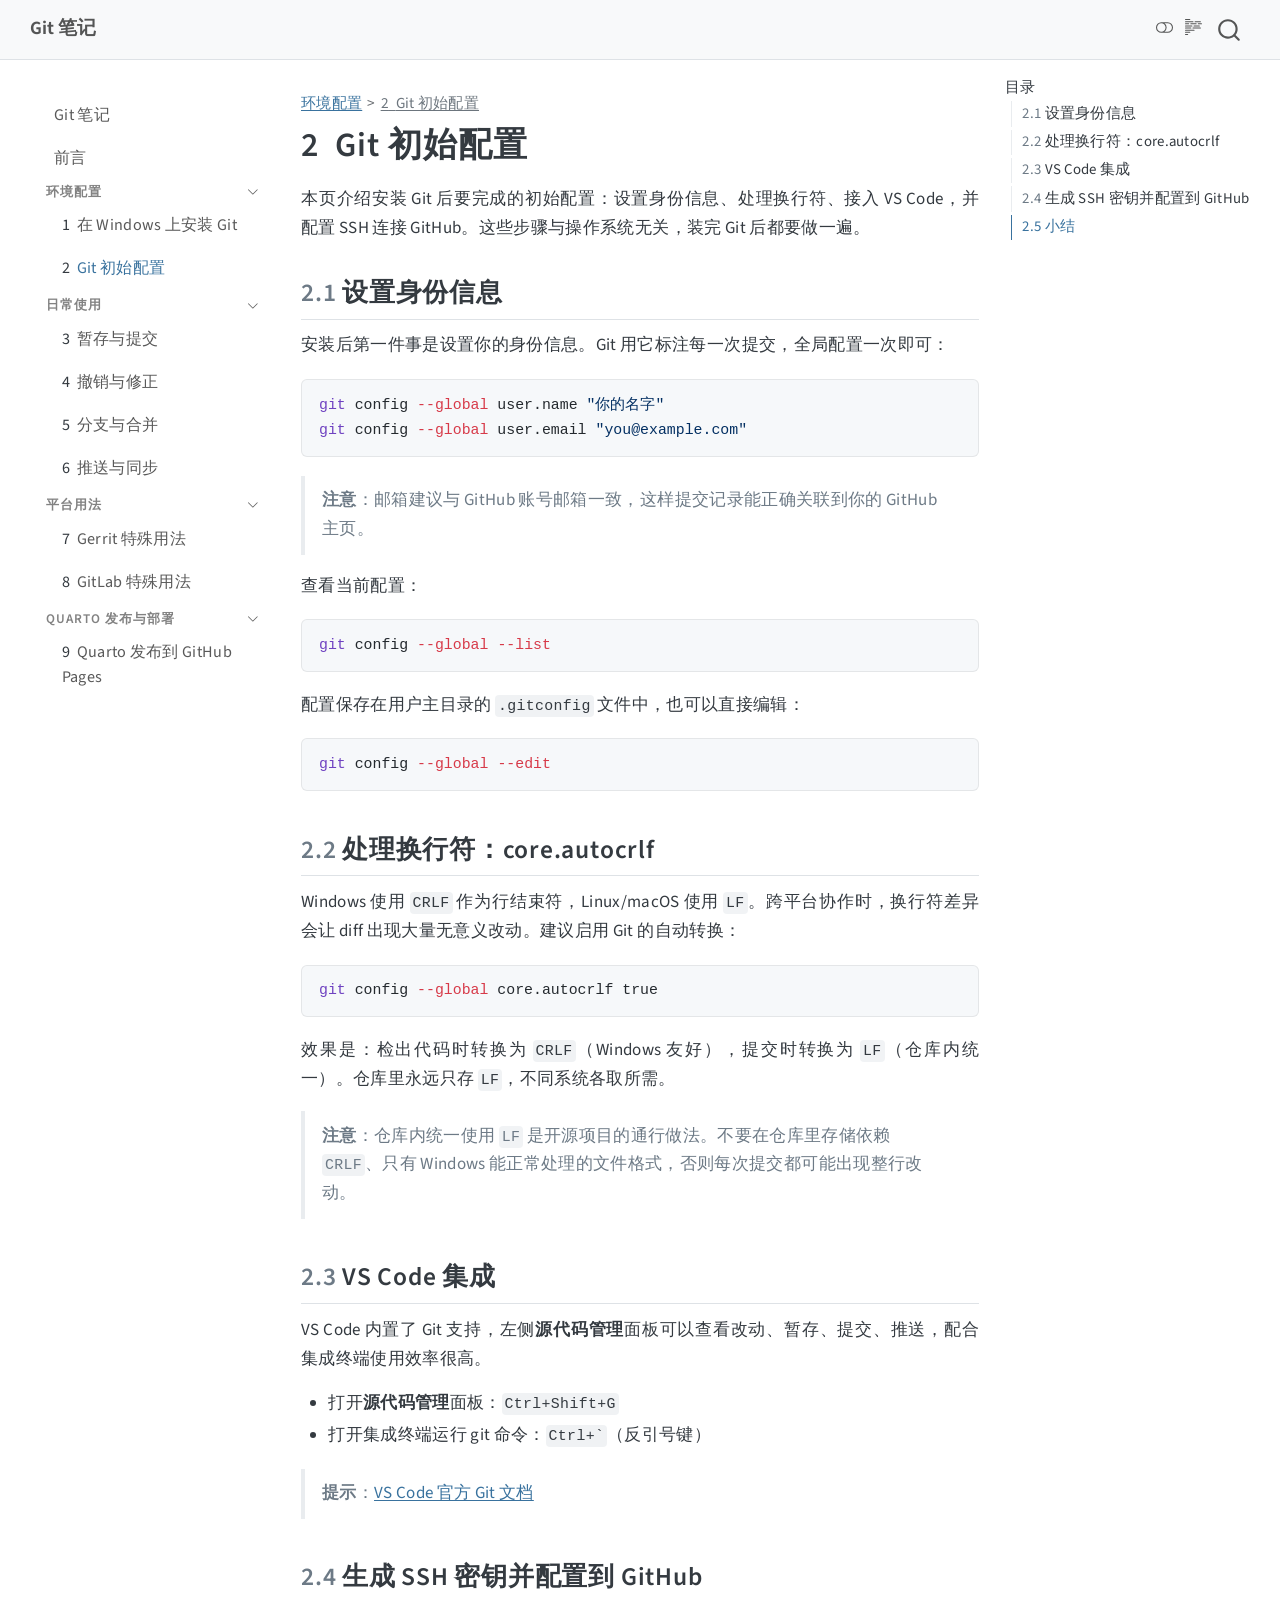
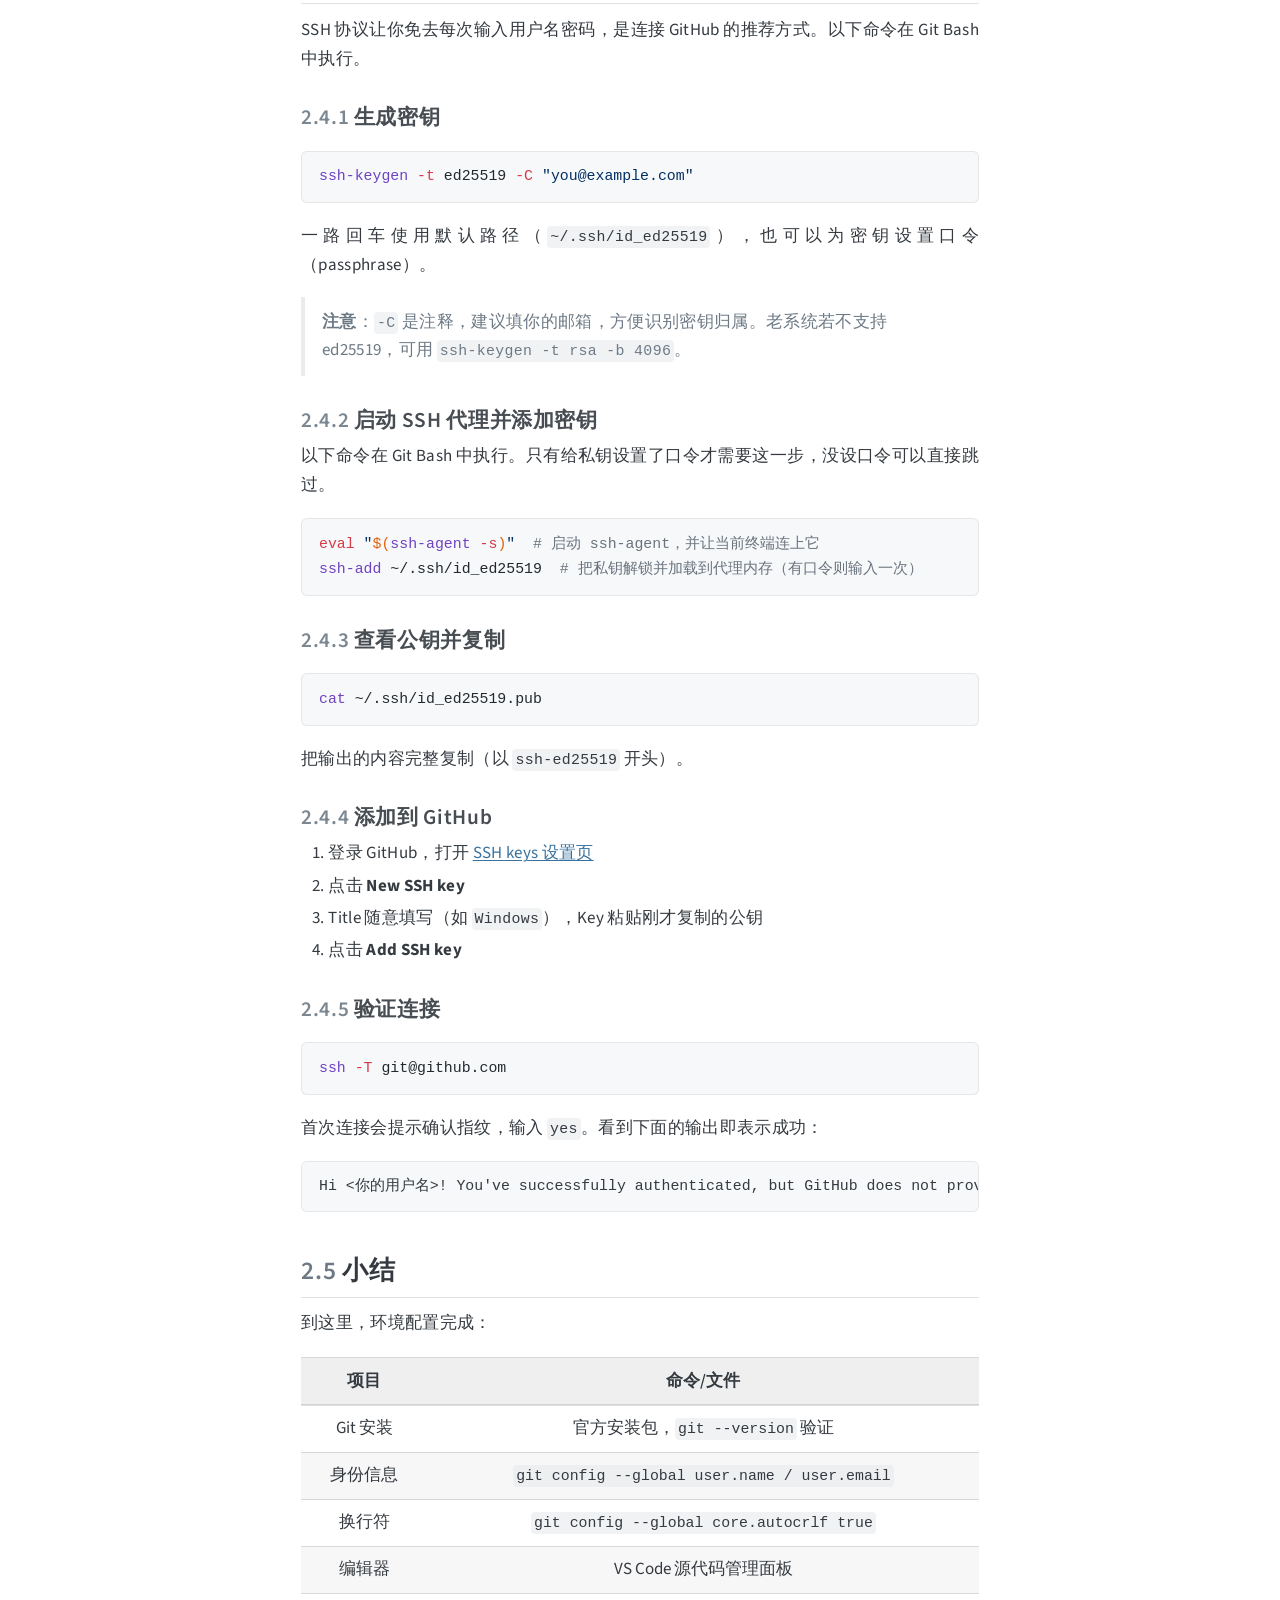
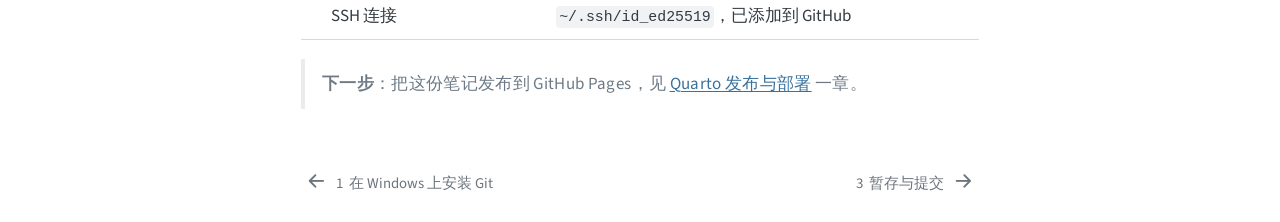
<file: chapters/setup/common-config.html>
<!DOCTYPE html>
<html xmlns="http://www.w3.org/1999/xhtml" lang="zh-CN" xml:lang="zh-CN"><head>

<meta charset="utf-8">
<meta name="generator" content="quarto-1.10.18">

<meta name="viewport" content="width=device-width, initial-scale=1.0, user-scalable=yes">


<title>2&nbsp; Git 初始配置 – Git 笔记</title>
<style>
/* Default styles provided by pandoc.
** See https://pandoc.org/MANUAL.html#variables-for-html for config info.
*/
span.smallcaps{font-variant: small-caps;}
div.columns{display: flex; gap: 1.5em;}
div.column{flex: auto;}
@media screen {
div.columns{gap: min(4vw, 1.5em);}
div.column{overflow-x: auto;}
}
div.hanging-indent{margin-left: 1.5em; text-indent: -1.5em;}
ul.task-list{list-style: none;}
ul.task-list li input[type="checkbox"] {
  width: 0.8em;
  margin: 0 0.8em 0.2em -1em; /* quarto-specific, see https://github.com/quarto-dev/quarto-cli/issues/4556 */ 
  vertical-align: middle;
}
/* CSS for syntax highlighting */
html { -webkit-text-size-adjust: 100%; }
pre > code.sourceCode { white-space: pre; position: relative; }
pre > code.sourceCode > span { display: inline-block; line-height: 1.25; }
pre > code.sourceCode > span:empty { height: 1.2em; }
.sourceCode { overflow: visible; }
code.sourceCode > span { color: inherit; text-decoration: inherit; }
div.sourceCode { margin: 1em 0; }
pre.sourceCode { margin: 0; }
@media screen {
div.sourceCode { overflow: auto; }
}
@media print {
pre > code.sourceCode { white-space: pre-wrap; }
pre > code.sourceCode > span { text-indent: -5em; padding-left: 5em; }
}
pre.numberSource code
  { counter-reset: source-line 0; }
pre.numberSource code > span
  { position: relative; left: -4em; counter-increment: source-line; }
pre.numberSource code > span > a:first-child::before
  { content: counter(source-line);
    position: relative; left: -1em; text-align: right; vertical-align: baseline;
    border: none; display: inline-block;
    -webkit-touch-callout: none; -webkit-user-select: none;
    -khtml-user-select: none; -moz-user-select: none;
    -ms-user-select: none; user-select: none;
    padding: 0 4px; width: 4em;
  }
pre.numberSource { margin-left: 3em;  padding-left: 4px; }
div.sourceCode
  {   }
@media screen {
pre > code.sourceCode > span > a:first-child::before { text-decoration: underline; }
}
</style>


<script src="../../site_libs/quarto-nav/quarto-nav.js"></script>
<script src="../../site_libs/clipboard/clipboard.min.js"></script>
<script src="../../site_libs/quarto-search/autocomplete.umd.js"></script>
<script src="../../site_libs/quarto-search/fuse.min.js"></script>
<script src="../../site_libs/quarto-search/quarto-search.js"></script>
<meta name="quarto:offset" content="../../">
<link href="../../chapters/daily/commit.html" rel="next">
<link href="../../chapters/setup/install-windows.html" rel="prev">
<script src="../../site_libs/quarto-html/quarto.js" type="module"></script>
<script src="../../site_libs/quarto-html/tabsets/tabsets.js" type="module"></script>
<script src="../../site_libs/quarto-html/popper.min.js"></script>
<script src="../../site_libs/quarto-html/tippy.umd.min.js"></script>
<script src="../../site_libs/quarto-html/anchor.min.js"></script>
<link href="../../site_libs/quarto-html/tippy.css" rel="stylesheet">
<link href="../../site_libs/quarto-html/quarto-syntax-highlighting-e347d60d51bb0b3465b414e51dcba63e.css" rel="stylesheet" class="quarto-color-scheme" id="quarto-text-highlighting-styles">
<link href="../../site_libs/quarto-html/quarto-syntax-highlighting-dark-0b1f991575ba0ef35bfe88b57a77b946.css" rel="stylesheet" class="quarto-color-scheme quarto-color-alternate" id="quarto-text-highlighting-styles">
<link href="../../site_libs/quarto-html/quarto-syntax-highlighting-e347d60d51bb0b3465b414e51dcba63e.css" rel="stylesheet" class="quarto-color-scheme-extra" id="quarto-text-highlighting-styles">
<script src="../../site_libs/bootstrap/bootstrap.min.js"></script>
<link href="../../site_libs/bootstrap/bootstrap-icons.css" rel="stylesheet">
<link href="../../site_libs/bootstrap/bootstrap-886b1fad45ea02e1037dd06015e8bb17.min.css" rel="stylesheet" append-hash="true" class="quarto-color-scheme" id="quarto-bootstrap" data-mode="light">
<link href="../../site_libs/bootstrap/bootstrap-dark-6c51bd75c20ca3b06d45d5774f5599c0.min.css" rel="stylesheet" append-hash="true" class="quarto-color-scheme quarto-color-alternate" id="quarto-bootstrap" data-mode="dark">
<link href="../../site_libs/bootstrap/bootstrap-886b1fad45ea02e1037dd06015e8bb17.min.css" rel="stylesheet" append-hash="true" class="quarto-color-scheme-extra" id="quarto-bootstrap" data-mode="light">
<script id="quarto-search-options" type="application/json">{
  "location": "navbar",
  "copy-button": false,
  "collapse-after": 3,
  "panel-placement": "end",
  "type": "overlay",
  "limit": 50,
  "keyboard-shortcut": [
    "f",
    "/",
    "s"
  ],
  "language": {
    "search-no-results-text": "没有结果",
    "search-matching-documents-text": "匹配的文档",
    "search-copy-link-title": "复制搜索链接",
    "search-hide-matches-text": "隐藏其它匹配结果",
    "search-more-match-text": "更多匹配结果",
    "search-more-matches-text": "更多匹配结果",
    "search-clear-button-title": "清除",
    "search-text-placeholder": "",
    "search-detached-cancel-button-title": "取消",
    "search-submit-button-title": "提交",
    "search-label": "搜索"
  }
}</script>


</head>

<body class="nav-sidebar floating nav-fixed quarto-light"><script id="quarto-html-before-body" type="application/javascript">
    const toggleBodyColorMode = (bsSheetEl) => {
      const mode = bsSheetEl.getAttribute("data-mode");
      const bodyEl = window.document.querySelector("body");
      if (mode === "dark") {
        bodyEl.classList.add("quarto-dark");
        bodyEl.classList.remove("quarto-light");
      } else {
        bodyEl.classList.add("quarto-light");
        bodyEl.classList.remove("quarto-dark");
      }
    }
    const toggleBodyColorPrimary = () => {
      const bsSheetEl = window.document.querySelector("link#quarto-bootstrap:not([rel=disabled-stylesheet])");
      if (bsSheetEl) {
        toggleBodyColorMode(bsSheetEl);
      }
    }
    const setColorSchemeToggle = (alternate) => {
      const toggles = window.document.querySelectorAll('.quarto-color-scheme-toggle');
      for (let i=0; i < toggles.length; i++) {
        const toggle = toggles[i];
        if (toggle) {
          if (alternate) {
            toggle.classList.add("alternate");
          } else {
            toggle.classList.remove("alternate");
          }
        }
      }
    };
    const toggleColorMode = (alternate) => {
      // Switch the stylesheets
      const primaryStylesheets = window.document.querySelectorAll('link.quarto-color-scheme:not(.quarto-color-alternate)');
      const alternateStylesheets = window.document.querySelectorAll('link.quarto-color-scheme.quarto-color-alternate');
      manageTransitions('#quarto-margin-sidebar .nav-link', false);
      if (alternate) {
        // note: dark is layered on light, we don't disable primary!
        enableStylesheet(alternateStylesheets);
        for (const sheetNode of alternateStylesheets) {
          if (sheetNode.id === "quarto-bootstrap") {
            toggleBodyColorMode(sheetNode);
          }
        }
      } else {
        disableStylesheet(alternateStylesheets);
        enableStylesheet(primaryStylesheets)
        toggleBodyColorPrimary();
      }
      manageTransitions('#quarto-margin-sidebar .nav-link', true);
      // Switch the toggles
      setColorSchemeToggle(alternate)
      // Hack to workaround the fact that safari doesn't
      // properly recolor the scrollbar when toggling (#1455)
      if (navigator.userAgent.indexOf('Safari') > 0 && navigator.userAgent.indexOf('Chrome') == -1) {
        manageTransitions("body", false);
        window.scrollTo(0, 1);
        setTimeout(() => {
          window.scrollTo(0, 0);
          manageTransitions("body", true);
        }, 40);
      }
    }
    const disableStylesheet = (stylesheets) => {
      for (let i=0; i < stylesheets.length; i++) {
        const stylesheet = stylesheets[i];
        stylesheet.rel = 'disabled-stylesheet';
      }
    }
    const enableStylesheet = (stylesheets) => {
      for (let i=0; i < stylesheets.length; i++) {
        const stylesheet = stylesheets[i];
        if(stylesheet.rel !== 'stylesheet') { // for Chrome, which will still FOUC without this check
          stylesheet.rel = 'stylesheet';
        }
      }
    }
    const manageTransitions = (selector, allowTransitions) => {
      const els = window.document.querySelectorAll(selector);
      for (let i=0; i < els.length; i++) {
        const el = els[i];
        if (allowTransitions) {
          el.classList.remove('notransition');
        } else {
          el.classList.add('notransition');
        }
      }
    }
    const isFileUrl = () => {
      return window.location.protocol === 'file:';
    }
    const hasAlternateSentinel = () => {
      let styleSentinel = getColorSchemeSentinel();
      if (styleSentinel !== null) {
        return styleSentinel === "alternate";
      } else {
        return false;
      }
    }
    const setStyleSentinel = (alternate) => {
      const value = alternate ? "alternate" : "default";
      if (!isFileUrl()) {
        window.localStorage.setItem("quarto-color-scheme", value);
      } else {
        localAlternateSentinel = value;
      }
    }
    const getColorSchemeSentinel = () => {
      if (!isFileUrl()) {
        const storageValue = window.localStorage.getItem("quarto-color-scheme");
        return storageValue != null ? storageValue : localAlternateSentinel;
      } else {
        return localAlternateSentinel;
      }
    }
    const toggleGiscusIfUsed = (isAlternate, darkModeDefault) => {
      const baseTheme = document.querySelector('#giscus-base-theme')?.value ?? 'light';
      const alternateTheme = document.querySelector('#giscus-alt-theme')?.value ?? 'dark';
      let newTheme = '';
      if(authorPrefersDark) {
        newTheme = isAlternate ? baseTheme : alternateTheme;
      } else {
        newTheme = isAlternate ? alternateTheme : baseTheme;
      }
      const changeGiscusTheme = () => {
        // From: https://github.com/giscus/giscus/issues/336
        const sendMessage = (message) => {
          const iframe = document.querySelector('iframe.giscus-frame');
          if (!iframe) return;
          iframe.contentWindow.postMessage({ giscus: message }, 'https://giscus.app');
        }
        sendMessage({
          setConfig: {
            theme: newTheme
          }
        });
      }
      const isGiscussLoaded = window.document.querySelector('iframe.giscus-frame') !== null;
      if (isGiscussLoaded) {
        changeGiscusTheme();
      }
    };
    const authorPrefersDark = false;
    const queryPrefersDark = window.matchMedia('(prefers-color-scheme: dark)');
    const darkModeDefault = queryPrefersDark.matches;
      document.querySelector('link#quarto-text-highlighting-styles.quarto-color-scheme-extra').rel = 'disabled-stylesheet';
      document.querySelector('link#quarto-bootstrap.quarto-color-scheme-extra').rel = 'disabled-stylesheet';
    let localAlternateSentinel = darkModeDefault ? 'alternate' : 'default';
    // Dark / light mode switch
    window.quartoToggleColorScheme = () => {
      // Read the current dark / light value
      let toAlternate = !hasAlternateSentinel();
      toggleColorMode(toAlternate);
      setStyleSentinel(toAlternate);
      toggleGiscusIfUsed(toAlternate, darkModeDefault);
      window.dispatchEvent(new Event('resize'));
    };
    queryPrefersDark.addEventListener("change", e => {
      if(window.localStorage.getItem("quarto-color-scheme") !== null)
        return;
      const alternate = e.matches
      toggleColorMode(alternate);
      localAlternateSentinel = e.matches ? 'alternate' : 'default'; // this is used alongside local storage!
      toggleGiscusIfUsed(alternate, darkModeDefault);
    });
    // Switch to dark mode if need be
    if (hasAlternateSentinel()) {
      toggleColorMode(true);
    } else {
      toggleColorMode(false);
    }
  </script>

<div id="quarto-search-results"></div>
  <header id="quarto-header" class="headroom fixed-top">
    <nav class="navbar navbar-expand-lg " data-bs-theme="dark">
      <div class="navbar-container container-fluid">
      <div class="navbar-brand-container mx-auto">
    <a class="navbar-brand" href="../../index.html">
    <span class="navbar-title">Git 笔记</span>
    </a>
  </div>
        <div class="quarto-navbar-tools tools-end">
  <a href="" class="quarto-color-scheme-toggle quarto-navigation-tool  px-1" onclick="window.quartoToggleColorScheme(); return false;" title="切换深色模式"><i class="bi"></i></a>
  <a href="" class="quarto-reader-toggle quarto-navigation-tool px-1" onclick="window.quartoToggleReader(); return false;" title="切换阅读器模式">
  <div class="quarto-reader-toggle-btn">
  <i class="bi"></i>
  </div>
</a>
</div>
          <div id="quarto-search" class="" title="搜索"></div>
      </div> <!-- /container-fluid -->
    </nav>
  <nav class="quarto-secondary-nav">
    <div class="container-fluid d-flex">
      <button type="button" class="quarto-btn-toggle btn" data-bs-toggle="collapse" role="button" data-bs-target=".quarto-sidebar-collapse-item" aria-controls="quarto-sidebar" aria-expanded="false" aria-label="展开或折叠侧边栏导航" onclick="if (window.quartoToggleHeadroom) { window.quartoToggleHeadroom(); }">
        <i class="bi bi-layout-text-sidebar-reverse"></i>
      </button>
        <nav class="quarto-page-breadcrumbs" aria-label="breadcrumb"><ol class="breadcrumb"><li class="breadcrumb-item"><a href="../../chapters/setup/install-windows.html">环境配置</a></li><li class="breadcrumb-item"><a href="../../chapters/setup/common-config.html"><span class="chapter-number">2</span>&nbsp; <span class="chapter-title">Git 初始配置</span></a></li></ol></nav>
        <a class="flex-grow-1" role="navigation" data-bs-toggle="collapse" data-bs-target=".quarto-sidebar-collapse-item" aria-controls="quarto-sidebar" aria-expanded="false" aria-label="展开或折叠侧边栏导航" onclick="if (window.quartoToggleHeadroom) { window.quartoToggleHeadroom(); }">      
        </a>
    </div>
  </nav>
</header>
<!-- content -->
<div id="quarto-content" class="quarto-container page-columns page-rows-contents page-layout-article page-navbar">
<!-- sidebar -->
  <nav id="quarto-sidebar" class="sidebar collapse collapse-horizontal quarto-sidebar-collapse-item sidebar-navigation floating overflow-auto">
    <div class="sidebar-menu-container"> 
    <ul class="list-unstyled mt-1">
        <li class="sidebar-item">
  <div class="sidebar-item-container"> 
  <a href="../../index.html" class="sidebar-item-text sidebar-link">
 <span class="menu-text">Git 笔记</span></a>
  </div>
</li>
        <li class="sidebar-item">
  <div class="sidebar-item-container"> 
  <a href="../../chapters/preface/index.html" class="sidebar-item-text sidebar-link">
 <span class="menu-text">前言</span></a>
  </div>
</li>
        <li class="sidebar-item sidebar-item-section">
      <div class="sidebar-item-container"> 
            <a class="sidebar-item-text sidebar-link text-start" data-bs-toggle="collapse" data-bs-target="#quarto-sidebar-section-1" role="navigation" aria-expanded="true">
 <span class="menu-text">环境配置</span></a>
          <a class="sidebar-item-toggle text-start" data-bs-toggle="collapse" data-bs-target="#quarto-sidebar-section-1" role="navigation" aria-expanded="true" aria-label="展开或折叠此栏">
            <i class="bi bi-chevron-right ms-2"></i>
          </a> 
      </div>
      <ul id="quarto-sidebar-section-1" class="collapse list-unstyled sidebar-section depth1 show">  
          <li class="sidebar-item">
  <div class="sidebar-item-container"> 
  <a href="../../chapters/setup/install-windows.html" class="sidebar-item-text sidebar-link">
 <span class="menu-text"><span class="chapter-number">1</span>&nbsp; <span class="chapter-title">在 Windows 上安装 Git</span></span></a>
  </div>
</li>
          <li class="sidebar-item">
  <div class="sidebar-item-container"> 
  <a href="../../chapters/setup/common-config.html" class="sidebar-item-text sidebar-link active">
 <span class="menu-text"><span class="chapter-number">2</span>&nbsp; <span class="chapter-title">Git 初始配置</span></span></a>
  </div>
</li>
      </ul>
  </li>
        <li class="sidebar-item sidebar-item-section">
      <div class="sidebar-item-container"> 
            <a class="sidebar-item-text sidebar-link text-start" data-bs-toggle="collapse" data-bs-target="#quarto-sidebar-section-2" role="navigation" aria-expanded="true">
 <span class="menu-text">日常使用</span></a>
          <a class="sidebar-item-toggle text-start" data-bs-toggle="collapse" data-bs-target="#quarto-sidebar-section-2" role="navigation" aria-expanded="true" aria-label="展开或折叠此栏">
            <i class="bi bi-chevron-right ms-2"></i>
          </a> 
      </div>
      <ul id="quarto-sidebar-section-2" class="collapse list-unstyled sidebar-section depth1 show">  
          <li class="sidebar-item">
  <div class="sidebar-item-container"> 
  <a href="../../chapters/daily/commit.html" class="sidebar-item-text sidebar-link">
 <span class="menu-text"><span class="chapter-number">3</span>&nbsp; <span class="chapter-title">暂存与提交</span></span></a>
  </div>
</li>
          <li class="sidebar-item">
  <div class="sidebar-item-container"> 
  <a href="../../chapters/daily/undo.html" class="sidebar-item-text sidebar-link">
 <span class="menu-text"><span class="chapter-number">4</span>&nbsp; <span class="chapter-title">撤销与修正</span></span></a>
  </div>
</li>
          <li class="sidebar-item">
  <div class="sidebar-item-container"> 
  <a href="../../chapters/daily/branch.html" class="sidebar-item-text sidebar-link">
 <span class="menu-text"><span class="chapter-number">5</span>&nbsp; <span class="chapter-title">分支与合并</span></span></a>
  </div>
</li>
          <li class="sidebar-item">
  <div class="sidebar-item-container"> 
  <a href="../../chapters/daily/remote.html" class="sidebar-item-text sidebar-link">
 <span class="menu-text"><span class="chapter-number">6</span>&nbsp; <span class="chapter-title">推送与同步</span></span></a>
  </div>
</li>
      </ul>
  </li>
        <li class="sidebar-item sidebar-item-section">
      <div class="sidebar-item-container"> 
            <a class="sidebar-item-text sidebar-link text-start" data-bs-toggle="collapse" data-bs-target="#quarto-sidebar-section-3" role="navigation" aria-expanded="true">
 <span class="menu-text">平台用法</span></a>
          <a class="sidebar-item-toggle text-start" data-bs-toggle="collapse" data-bs-target="#quarto-sidebar-section-3" role="navigation" aria-expanded="true" aria-label="展开或折叠此栏">
            <i class="bi bi-chevron-right ms-2"></i>
          </a> 
      </div>
      <ul id="quarto-sidebar-section-3" class="collapse list-unstyled sidebar-section depth1 show">  
          <li class="sidebar-item">
  <div class="sidebar-item-container"> 
  <a href="../../chapters/platforms/gerrit.html" class="sidebar-item-text sidebar-link">
 <span class="menu-text"><span class="chapter-number">7</span>&nbsp; <span class="chapter-title">Gerrit 特殊用法</span></span></a>
  </div>
</li>
          <li class="sidebar-item">
  <div class="sidebar-item-container"> 
  <a href="../../chapters/platforms/gitlab.html" class="sidebar-item-text sidebar-link">
 <span class="menu-text"><span class="chapter-number">8</span>&nbsp; <span class="chapter-title">GitLab 特殊用法</span></span></a>
  </div>
</li>
      </ul>
  </li>
        <li class="sidebar-item sidebar-item-section">
      <div class="sidebar-item-container"> 
            <a class="sidebar-item-text sidebar-link text-start" data-bs-toggle="collapse" data-bs-target="#quarto-sidebar-section-4" role="navigation" aria-expanded="true">
 <span class="menu-text">Quarto 发布与部署</span></a>
          <a class="sidebar-item-toggle text-start" data-bs-toggle="collapse" data-bs-target="#quarto-sidebar-section-4" role="navigation" aria-expanded="true" aria-label="展开或折叠此栏">
            <i class="bi bi-chevron-right ms-2"></i>
          </a> 
      </div>
      <ul id="quarto-sidebar-section-4" class="collapse list-unstyled sidebar-section depth1 show">  
          <li class="sidebar-item">
  <div class="sidebar-item-container"> 
  <a href="../../chapters/quarto-publish/github-pages.html" class="sidebar-item-text sidebar-link">
 <span class="menu-text"><span class="chapter-number">9</span>&nbsp; <span class="chapter-title">Quarto 发布到 GitHub Pages</span></span></a>
  </div>
</li>
      </ul>
  </li>
    </ul>
    </div>
</nav>
<div id="quarto-sidebar-glass" class="quarto-sidebar-collapse-item" data-bs-toggle="collapse" data-bs-target=".quarto-sidebar-collapse-item"></div>
<!-- margin-sidebar -->
    <div id="quarto-margin-sidebar" class="sidebar margin-sidebar">
        <nav id="TOC" role="doc-toc" class="toc-active">
    <h2 id="toc-title">目录</h2>
   
  <ul>
  <li><a href="#设置身份信息" id="toc-设置身份信息" class="nav-link active" data-scroll-target="#设置身份信息"><span class="header-section-number">2.1</span> 设置身份信息</a></li>
  <li><a href="#处理换行符core.autocrlf" id="toc-处理换行符core.autocrlf" class="nav-link" data-scroll-target="#处理换行符core.autocrlf"><span class="header-section-number">2.2</span> 处理换行符：core.autocrlf</a></li>
  <li><a href="#vs-code-集成" id="toc-vs-code-集成" class="nav-link" data-scroll-target="#vs-code-集成"><span class="header-section-number">2.3</span> VS Code 集成</a></li>
  <li><a href="#生成-ssh-密钥并配置到-github" id="toc-生成-ssh-密钥并配置到-github" class="nav-link" data-scroll-target="#生成-ssh-密钥并配置到-github"><span class="header-section-number">2.4</span> 生成 SSH 密钥并配置到 GitHub</a>
  <ul class="collapse">
  <li><a href="#生成密钥" id="toc-生成密钥" class="nav-link" data-scroll-target="#生成密钥"><span class="header-section-number">2.4.1</span> 生成密钥</a></li>
  <li><a href="#启动-ssh-代理并添加密钥" id="toc-启动-ssh-代理并添加密钥" class="nav-link" data-scroll-target="#启动-ssh-代理并添加密钥"><span class="header-section-number">2.4.2</span> 启动 SSH 代理并添加密钥</a></li>
  <li><a href="#查看公钥并复制" id="toc-查看公钥并复制" class="nav-link" data-scroll-target="#查看公钥并复制"><span class="header-section-number">2.4.3</span> 查看公钥并复制</a></li>
  <li><a href="#添加到-github" id="toc-添加到-github" class="nav-link" data-scroll-target="#添加到-github"><span class="header-section-number">2.4.4</span> 添加到 GitHub</a></li>
  <li><a href="#验证连接" id="toc-验证连接" class="nav-link" data-scroll-target="#验证连接"><span class="header-section-number">2.4.5</span> 验证连接</a></li>
  </ul></li>
  <li><a href="#小结" id="toc-小结" class="nav-link" data-scroll-target="#小结"><span class="header-section-number">2.5</span> 小结</a></li>
  </ul>
</nav>
    </div>
<!-- main -->
<main class="content" id="quarto-document-content">


<header id="title-block-header" class="quarto-title-block default"><nav class="quarto-page-breadcrumbs quarto-title-breadcrumbs d-none d-lg-block" aria-label="breadcrumb"><ol class="breadcrumb"><li class="breadcrumb-item"><a href="../../chapters/setup/install-windows.html">环境配置</a></li><li class="breadcrumb-item"><a href="../../chapters/setup/common-config.html"><span class="chapter-number">2</span>&nbsp; <span class="chapter-title">Git 初始配置</span></a></li></ol></nav>
<div class="quarto-title">
<h1 class="title"><span class="chapter-number">2</span>&nbsp; <span class="chapter-title">Git 初始配置</span></h1>
</div>



<div class="quarto-title-meta">

    
  
    
  </div>
  


</header>


<p>本页介绍安装 Git 后要完成的初始配置：设置身份信息、处理换行符、接入 VS Code，并配置 SSH 连接 GitHub。这些步骤与操作系统无关，装完 Git 后都要做一遍。</p>
<section id="设置身份信息" class="level2" data-number="2.1">
<h2 data-number="2.1" class="anchored" data-anchor-id="设置身份信息"><span class="header-section-number">2.1</span> 设置身份信息</h2>
<p>安装后第一件事是设置你的身份信息。Git 用它标注每一次提交，全局配置一次即可：</p>
<div class="code-copy-outer-scaffold"><div class="sourceCode" id="cb1"><pre class="sourceCode bash code-with-copy"><code class="sourceCode bash"><span id="cb1-1"><a href="#cb1-1" aria-hidden="true" tabindex="-1"></a><span class="fu">git</span> config <span class="at">--global</span> user.name <span class="st">"你的名字"</span></span>
<span id="cb1-2"><a href="#cb1-2" aria-hidden="true" tabindex="-1"></a><span class="fu">git</span> config <span class="at">--global</span> user.email <span class="st">"you@example.com"</span></span></code></pre></div><button title="复制到剪贴板" class="code-copy-button"><i class="bi"></i></button></div>
<blockquote class="blockquote">
<p><strong>注意</strong>：邮箱建议与 GitHub 账号邮箱一致，这样提交记录能正确关联到你的 GitHub 主页。</p>
</blockquote>
<p>查看当前配置：</p>
<div class="code-copy-outer-scaffold"><div class="sourceCode" id="cb2"><pre class="sourceCode bash code-with-copy"><code class="sourceCode bash"><span id="cb2-1"><a href="#cb2-1" aria-hidden="true" tabindex="-1"></a><span class="fu">git</span> config <span class="at">--global</span> <span class="at">--list</span></span></code></pre></div><button title="复制到剪贴板" class="code-copy-button"><i class="bi"></i></button></div>
<p>配置保存在用户主目录的 <code>.gitconfig</code> 文件中，也可以直接编辑：</p>
<div class="code-copy-outer-scaffold"><div class="sourceCode" id="cb3"><pre class="sourceCode bash code-with-copy"><code class="sourceCode bash"><span id="cb3-1"><a href="#cb3-1" aria-hidden="true" tabindex="-1"></a><span class="fu">git</span> config <span class="at">--global</span> <span class="at">--edit</span></span></code></pre></div><button title="复制到剪贴板" class="code-copy-button"><i class="bi"></i></button></div>
</section>
<section id="处理换行符core.autocrlf" class="level2" data-number="2.2">
<h2 data-number="2.2" class="anchored" data-anchor-id="处理换行符core.autocrlf"><span class="header-section-number">2.2</span> 处理换行符：core.autocrlf</h2>
<p>Windows 使用 <code>CRLF</code> 作为行结束符，Linux/macOS 使用 <code>LF</code>。跨平台协作时，换行符差异会让 diff 出现大量无意义改动。建议启用 Git 的自动转换：</p>
<div class="code-copy-outer-scaffold"><div class="sourceCode" id="cb4"><pre class="sourceCode bash code-with-copy"><code class="sourceCode bash"><span id="cb4-1"><a href="#cb4-1" aria-hidden="true" tabindex="-1"></a><span class="fu">git</span> config <span class="at">--global</span> core.autocrlf true</span></code></pre></div><button title="复制到剪贴板" class="code-copy-button"><i class="bi"></i></button></div>
<p>效果是：检出代码时转换为 <code>CRLF</code>（Windows 友好），提交时转换为 <code>LF</code>（仓库内统一）。仓库里永远只存 <code>LF</code>，不同系统各取所需。</p>
<blockquote class="blockquote">
<p><strong>注意</strong>：仓库内统一使用 <code>LF</code> 是开源项目的通行做法。不要在仓库里存储依赖 <code>CRLF</code>、只有 Windows 能正常处理的文件格式，否则每次提交都可能出现整行改动。</p>
</blockquote>
</section>
<section id="vs-code-集成" class="level2" data-number="2.3">
<h2 data-number="2.3" class="anchored" data-anchor-id="vs-code-集成"><span class="header-section-number">2.3</span> VS Code 集成</h2>
<p>VS Code 内置了 Git 支持，左侧<strong>源代码管理</strong>面板可以查看改动、暂存、提交、推送，配合集成终端使用效率很高。</p>
<ul>
<li>打开<strong>源代码管理</strong>面板：<code>Ctrl+Shift+G</code></li>
<li>打开集成终端运行 git 命令：<code>Ctrl+`</code>（反引号键）</li>
</ul>
<blockquote class="blockquote">
<p><strong>提示</strong>：<a href="https://code.visualstudio.com/docs/sourcecontrol/overview">VS Code 官方 Git 文档</a></p>
</blockquote>
</section>
<section id="生成-ssh-密钥并配置到-github" class="level2" data-number="2.4">
<h2 data-number="2.4" class="anchored" data-anchor-id="生成-ssh-密钥并配置到-github"><span class="header-section-number">2.4</span> 生成 SSH 密钥并配置到 GitHub</h2>
<p>SSH 协议让你免去每次输入用户名密码，是连接 GitHub 的推荐方式。以下命令在 Git Bash 中执行。</p>
<section id="生成密钥" class="level3" data-number="2.4.1">
<h3 data-number="2.4.1" class="anchored" data-anchor-id="生成密钥"><span class="header-section-number">2.4.1</span> 生成密钥</h3>
<div class="code-copy-outer-scaffold"><div class="sourceCode" id="cb5"><pre class="sourceCode bash code-with-copy"><code class="sourceCode bash"><span id="cb5-1"><a href="#cb5-1" aria-hidden="true" tabindex="-1"></a><span class="fu">ssh-keygen</span> <span class="at">-t</span> ed25519 <span class="at">-C</span> <span class="st">"you@example.com"</span></span></code></pre></div><button title="复制到剪贴板" class="code-copy-button"><i class="bi"></i></button></div>
<p>一路回车使用默认路径（<code>~/.ssh/id_ed25519</code>），也可以为密钥设置口令（passphrase）。</p>
<blockquote class="blockquote">
<p><strong>注意</strong>：<code>-C</code> 是注释，建议填你的邮箱，方便识别密钥归属。老系统若不支持 ed25519，可用 <code>ssh-keygen -t rsa -b 4096</code>。</p>
</blockquote>
</section>
<section id="启动-ssh-代理并添加密钥" class="level3" data-number="2.4.2">
<h3 data-number="2.4.2" class="anchored" data-anchor-id="启动-ssh-代理并添加密钥"><span class="header-section-number">2.4.2</span> 启动 SSH 代理并添加密钥</h3>
<p>以下命令在 Git Bash 中执行。只有给私钥设置了口令才需要这一步，没设口令可以直接跳过。</p>
<div class="code-copy-outer-scaffold"><div class="sourceCode" id="cb6"><pre class="sourceCode bash code-with-copy"><code class="sourceCode bash"><span id="cb6-1"><a href="#cb6-1" aria-hidden="true" tabindex="-1"></a><span class="bu">eval</span> <span class="st">"</span><span class="va">$(</span><span class="fu">ssh-agent</span> <span class="at">-s</span><span class="va">)</span><span class="st">"</span>  <span class="co"># 启动 ssh-agent，并让当前终端连上它</span></span>
<span id="cb6-2"><a href="#cb6-2" aria-hidden="true" tabindex="-1"></a><span class="fu">ssh-add</span> ~/.ssh/id_ed25519  <span class="co"># 把私钥解锁并加载到代理内存（有口令则输入一次）</span></span></code></pre></div><button title="复制到剪贴板" class="code-copy-button"><i class="bi"></i></button></div>
</section>
<section id="查看公钥并复制" class="level3" data-number="2.4.3">
<h3 data-number="2.4.3" class="anchored" data-anchor-id="查看公钥并复制"><span class="header-section-number">2.4.3</span> 查看公钥并复制</h3>
<div class="code-copy-outer-scaffold"><div class="sourceCode" id="cb7"><pre class="sourceCode bash code-with-copy"><code class="sourceCode bash"><span id="cb7-1"><a href="#cb7-1" aria-hidden="true" tabindex="-1"></a><span class="fu">cat</span> ~/.ssh/id_ed25519.pub</span></code></pre></div><button title="复制到剪贴板" class="code-copy-button"><i class="bi"></i></button></div>
<p>把输出的内容完整复制（以 <code>ssh-ed25519</code> 开头）。</p>
</section>
<section id="添加到-github" class="level3" data-number="2.4.4">
<h3 data-number="2.4.4" class="anchored" data-anchor-id="添加到-github"><span class="header-section-number">2.4.4</span> 添加到 GitHub</h3>
<ol type="1">
<li>登录 GitHub，打开 <a href="https://github.com/settings/keys">SSH keys 设置页</a></li>
<li>点击 <strong>New SSH key</strong></li>
<li>Title 随意填写（如 <code>Windows</code>），Key 粘贴刚才复制的公钥</li>
<li>点击 <strong>Add SSH key</strong></li>
</ol>
</section>
<section id="验证连接" class="level3" data-number="2.4.5">
<h3 data-number="2.4.5" class="anchored" data-anchor-id="验证连接"><span class="header-section-number">2.4.5</span> 验证连接</h3>
<div class="code-copy-outer-scaffold"><div class="sourceCode" id="cb8"><pre class="sourceCode bash code-with-copy"><code class="sourceCode bash"><span id="cb8-1"><a href="#cb8-1" aria-hidden="true" tabindex="-1"></a><span class="fu">ssh</span> <span class="at">-T</span> git@github.com</span></code></pre></div><button title="复制到剪贴板" class="code-copy-button"><i class="bi"></i></button></div>
<p>首次连接会提示确认指纹，输入 <code>yes</code>。看到下面的输出即表示成功：</p>
<pre><code>Hi &lt;你的用户名&gt;! You've successfully authenticated, but GitHub does not provide shell access.</code></pre>
</section>
</section>
<section id="小结" class="level2" data-number="2.5">
<h2 data-number="2.5" class="anchored" data-anchor-id="小结"><span class="header-section-number">2.5</span> 小结</h2>
<p>到这里，环境配置完成：</p>
<table class="caption-top table">
<thead>
<tr class="header">
<th>项目</th>
<th>命令/文件</th>
</tr>
</thead>
<tbody>
<tr class="odd">
<td>Git 安装</td>
<td>官方安装包，<code>git --version</code> 验证</td>
</tr>
<tr class="even">
<td>身份信息</td>
<td><code>git config --global user.name / user.email</code></td>
</tr>
<tr class="odd">
<td>换行符</td>
<td><code>git config --global core.autocrlf true</code></td>
</tr>
<tr class="even">
<td>编辑器</td>
<td>VS Code 源代码管理面板</td>
</tr>
<tr class="odd">
<td>SSH 连接</td>
<td><code>~/.ssh/id_ed25519</code>，已添加到 GitHub</td>
</tr>
</tbody>
</table>
<blockquote class="blockquote">
<p><strong>下一步</strong>：把这份笔记发布到 GitHub Pages，见 <a href="../../chapters/quarto-publish/github-pages.html">Quarto 发布与部署</a> 一章。</p>
</blockquote>


</section>

</main> <!-- /main -->
<script id="quarto-html-after-body" type="application/javascript">
  window.document.addEventListener("DOMContentLoaded", function (event) {
    // Ensure there is a toggle, if there isn't float one in the top right
    if (window.document.querySelector('.quarto-color-scheme-toggle') === null) {
      const a = window.document.createElement('a');
      a.classList.add('top-right');
      a.classList.add('quarto-color-scheme-toggle');
      a.href = "";
      a.onclick = function() { try { window.quartoToggleColorScheme(); } catch {} return false; };
      const i = window.document.createElement("i");
      i.classList.add('bi');
      a.appendChild(i);
      window.document.body.appendChild(a);
    }
    setColorSchemeToggle(hasAlternateSentinel())
    const icon = "";
    const anchorJS = new window.AnchorJS();
    anchorJS.options = {
      placement: 'right',
      icon: icon
    };
    anchorJS.add('.anchored');
    const isCodeAnnotation = (el) => {
      for (const clz of el.classList) {
        if (clz.startsWith('code-annotation-')) {                     
          return true;
        }
      }
      return false;
    }
    const onCopySuccess = function(e) {
      // button target
      const button = e.trigger;
      // don't keep focus
      button.blur();
      // flash "checked"
      button.classList.add('code-copy-button-checked');
      var currentTitle = button.getAttribute("title");
      button.setAttribute("title", "已复制");
      let tooltip;
      if (window.bootstrap) {
        button.setAttribute("data-bs-toggle", "tooltip");
        button.setAttribute("data-bs-placement", "left");
        button.setAttribute("data-bs-title", "已复制");
        tooltip = new bootstrap.Tooltip(button, 
          { trigger: "manual", 
            customClass: "code-copy-button-tooltip",
            offset: [0, -8]});
        tooltip.show();    
      }
      setTimeout(function() {
        if (tooltip) {
          tooltip.hide();
          button.removeAttribute("data-bs-title");
          button.removeAttribute("data-bs-toggle");
          button.removeAttribute("data-bs-placement");
        }
        button.setAttribute("title", currentTitle);
        button.classList.remove('code-copy-button-checked');
      }, 1000);
      // clear code selection
      e.clearSelection();
    }
    const getTextToCopy = function(trigger) {
      const outerScaffold = trigger.parentElement.cloneNode(true);
      const codeEl = outerScaffold.querySelector('code');
      for (const childEl of codeEl.children) {
        if (isCodeAnnotation(childEl)) {
          childEl.remove();
        }
      }
      return codeEl.innerText;
    }
    const clipboard = new window.ClipboardJS('.code-copy-button:not([data-in-quarto-modal])', {
      text: getTextToCopy
    });
    clipboard.on('success', onCopySuccess);
    if (window.document.getElementById('quarto-embedded-source-code-modal')) {
      const clipboardModal = new window.ClipboardJS('.code-copy-button[data-in-quarto-modal]', {
        text: getTextToCopy,
        container: window.document.getElementById('quarto-embedded-source-code-modal')
      });
      clipboardModal.on('success', onCopySuccess);
    }
      var localhostRegex = new RegExp(/^(?:http|https):\/\/localhost\:?[0-9]*\//);
      var mailtoRegex = new RegExp(/^mailto:/);
        var filterRegex = new RegExp('/' + window.location.host + '/');
      var isInternal = (href) => {
          return filterRegex.test(href) || localhostRegex.test(href) || mailtoRegex.test(href);
      }
      // Inspect non-navigation links and adorn them if external
     var links = window.document.querySelectorAll('a[href]:not(.nav-link):not(.navbar-brand):not(.toc-action):not(.sidebar-link):not(.sidebar-item-toggle):not(.pagination-link):not(.no-external):not([aria-hidden]):not(.dropdown-item):not(.quarto-navigation-tool):not(.about-link)');
      for (var i=0; i<links.length; i++) {
        const link = links[i];
        if (!isInternal(link.href)) {
          // undo the damage that might have been done by quarto-nav.js in the case of
          // links that we want to consider external
          if (link.dataset.originalHref !== undefined) {
            link.href = link.dataset.originalHref;
          }
        }
      }
    function tippyHover(el, contentFn, onTriggerFn, onUntriggerFn) {
      const config = {
        allowHTML: true,
        maxWidth: 500,
        delay: 100,
        arrow: false,
        appendTo: function(el) {
            return el.parentElement;
        },
        interactive: true,
        interactiveBorder: 10,
        theme: 'quarto',
        placement: 'bottom-start',
      };
      if (contentFn) {
        config.content = contentFn;
      }
      if (onTriggerFn) {
        config.onTrigger = onTriggerFn;
      }
      if (onUntriggerFn) {
        config.onUntrigger = onUntriggerFn;
      }
      window.tippy(el, config); 
    }
    const noterefs = window.document.querySelectorAll('a[role="doc-noteref"]');
    for (var i=0; i<noterefs.length; i++) {
      const ref = noterefs[i];
      tippyHover(ref, function() {
        // use id or data attribute instead here
        let href = ref.getAttribute('data-footnote-href') || ref.getAttribute('href');
        try { href = new URL(href).hash; } catch {}
        const id = href.replace(/^#\/?/, "");
        const note = window.document.getElementById(id);
        if (note) {
          return note.innerHTML;
        } else {
          return "";
        }
      });
    }
    const xrefs = window.document.querySelectorAll('a.quarto-xref');
    const processXRef = (id, note) => {
      // Strip column container classes
      const stripColumnClz = (el) => {
        el.classList.remove("page-full", "page-columns");
        if (el.children) {
          for (const child of el.children) {
            stripColumnClz(child);
          }
        }
      }
      stripColumnClz(note)
      if (id === null || id.startsWith('sec-')) {
        // Special case sections, only their first couple elements
        const container = document.createElement("div");
        if (note.children && note.children.length > 2) {
          container.appendChild(note.children[0].cloneNode(true));
          for (let i = 1; i < note.children.length; i++) {
            const child = note.children[i];
            if (child.tagName === "P" && child.innerText === "") {
              continue;
            } else {
              container.appendChild(child.cloneNode(true));
              break;
            }
          }
          if (window.Quarto?.typesetMath) {
            window.Quarto.typesetMath(container);
          }
          return container.innerHTML
        } else {
          if (window.Quarto?.typesetMath) {
            window.Quarto.typesetMath(note);
          }
          return note.innerHTML;
        }
      } else {
        // Remove any anchor links if they are present
        const anchorLink = note.querySelector('a.anchorjs-link');
        if (anchorLink) {
          anchorLink.remove();
        }
        if (window.Quarto?.typesetMath) {
          window.Quarto.typesetMath(note);
        }
        if (note.classList.contains("callout")) {
          return note.outerHTML;
        } else {
          return note.innerHTML;
        }
      }
    }
    for (var i=0; i<xrefs.length; i++) {
      const xref = xrefs[i];
      tippyHover(xref, undefined, function(instance) {
        instance.disable();
        let url = xref.getAttribute('href');
        let hash = undefined; 
        if (url.startsWith('#')) {
          hash = url;
        } else {
          try { hash = new URL(url).hash; } catch {}
        }
        if (hash) {
          const id = hash.replace(/^#\/?/, "");
          const note = window.document.getElementById(id);
          if (note !== null) {
            try {
              const html = processXRef(id, note.cloneNode(true));
              instance.setContent(html);
            } finally {
              instance.enable();
              instance.show();
            }
          } else {
            // See if we can fetch this
            fetch(url.split('#')[0])
            .then(res => res.text())
            .then(html => {
              const parser = new DOMParser();
              const htmlDoc = parser.parseFromString(html, "text/html");
              const note = htmlDoc.getElementById(id);
              if (note !== null) {
                const html = processXRef(id, note);
                instance.setContent(html);
              } 
            }).finally(() => {
              instance.enable();
              instance.show();
            });
          }
        } else {
          // See if we can fetch a full url (with no hash to target)
          // This is a special case and we should probably do some content thinning / targeting
          fetch(url)
          .then(res => res.text())
          .then(html => {
            const parser = new DOMParser();
            const htmlDoc = parser.parseFromString(html, "text/html");
            const note = htmlDoc.querySelector('main.content');
            if (note !== null) {
              // This should only happen for chapter cross references
              // (since there is no id in the URL)
              // remove the first header
              if (note.children.length > 0 && note.children[0].tagName === "HEADER") {
                note.children[0].remove();
              }
              const html = processXRef(null, note);
              instance.setContent(html);
            } 
          }).finally(() => {
            instance.enable();
            instance.show();
          });
        }
      }, function(instance) {
      });
    }
        let selectedAnnoteEl;
        const selectorForAnnotation = ( cell, annotation) => {
          let cellAttr = 'data-code-cell="' + cell + '"';
          let lineAttr = 'data-code-annotation="' +  annotation + '"';
          const selector = 'span[' + cellAttr + '][' + lineAttr + ']';
          return selector;
        }
        const selectCodeLines = (annoteEl) => {
          const doc = window.document;
          const targetCell = annoteEl.getAttribute("data-target-cell");
          const targetAnnotation = annoteEl.getAttribute("data-target-annotation");
          const annoteSpan = window.document.querySelector(selectorForAnnotation(targetCell, targetAnnotation));
          const lines = annoteSpan.getAttribute("data-code-lines").split(",");
          const lineIds = lines.map((line) => {
            return targetCell + "-" + line;
          })
          let top = null;
          let height = null;
          let parent = null;
          if (lineIds.length > 0) {
              //compute the position of the single el (top and bottom and make a div)
              const el = window.document.getElementById(lineIds[0]);
              top = el.offsetTop;
              height = el.offsetHeight;
              parent = el.parentElement.parentElement;
            if (lineIds.length > 1) {
              const lastEl = window.document.getElementById(lineIds[lineIds.length - 1]);
              const bottom = lastEl.offsetTop + lastEl.offsetHeight;
              height = bottom - top;
            }
            if (top !== null && height !== null && parent !== null) {
              // cook up a div (if necessary) and position it 
              let div = window.document.getElementById("code-annotation-line-highlight");
              if (div === null) {
                div = window.document.createElement("div");
                div.setAttribute("id", "code-annotation-line-highlight");
                div.style.position = 'absolute';
                parent.appendChild(div);
              }
              div.style.top = top - 2 + "px";
              div.style.height = height + 4 + "px";
              div.style.left = 0;
              let gutterDiv = window.document.getElementById("code-annotation-line-highlight-gutter");
              if (gutterDiv === null) {
                gutterDiv = window.document.createElement("div");
                gutterDiv.setAttribute("id", "code-annotation-line-highlight-gutter");
                gutterDiv.style.position = 'absolute';
                const codeCell = window.document.getElementById(targetCell);
                const gutter = codeCell.querySelector('.code-annotation-gutter');
                gutter.appendChild(gutterDiv);
              }
              gutterDiv.style.top = top - 2 + "px";
              gutterDiv.style.height = height + 4 + "px";
            }
            selectedAnnoteEl = annoteEl;
          }
        };
        const unselectCodeLines = () => {
          const elementsIds = ["code-annotation-line-highlight", "code-annotation-line-highlight-gutter"];
          elementsIds.forEach((elId) => {
            const div = window.document.getElementById(elId);
            if (div) {
              div.remove();
            }
          });
          selectedAnnoteEl = undefined;
        };
          // Handle positioning of the toggle
      window.addEventListener(
        "resize",
        throttle(() => {
          elRect = undefined;
          if (selectedAnnoteEl) {
            selectCodeLines(selectedAnnoteEl);
          }
        }, 10)
      );
      function throttle(fn, ms) {
      let throttle = false;
      let timer;
        return (...args) => {
          if(!throttle) { // first call gets through
              fn.apply(this, args);
              throttle = true;
          } else { // all the others get throttled
              if(timer) clearTimeout(timer); // cancel #2
              timer = setTimeout(() => {
                fn.apply(this, args);
                timer = throttle = false;
              }, ms);
          }
        };
      }
        // Attach click handler to the DT
        const annoteDls = window.document.querySelectorAll('dt[data-target-cell]');
        for (const annoteDlNode of annoteDls) {
          annoteDlNode.addEventListener('click', (event) => {
            const clickedEl = event.target;
            if (clickedEl !== selectedAnnoteEl) {
              unselectCodeLines();
              const activeEl = window.document.querySelector('dt[data-target-cell].code-annotation-active');
              if (activeEl) {
                activeEl.classList.remove('code-annotation-active');
              }
              selectCodeLines(clickedEl);
              clickedEl.classList.add('code-annotation-active');
            } else {
              // Unselect the line
              unselectCodeLines();
              clickedEl.classList.remove('code-annotation-active');
            }
          });
        }
    const findCites = (el) => {
      const parentEl = el.parentElement;
      if (parentEl) {
        const cites = parentEl.dataset.cites;
        if (cites) {
          return {
            el,
            cites: cites.split(' ')
          };
        } else {
          return findCites(el.parentElement)
        }
      } else {
        return undefined;
      }
    };
    var bibliorefs = window.document.querySelectorAll('a[role="doc-biblioref"]');
    for (var i=0; i<bibliorefs.length; i++) {
      const ref = bibliorefs[i];
      const citeInfo = findCites(ref);
      if (citeInfo) {
        tippyHover(citeInfo.el, function() {
          var popup = window.document.createElement('div');
          citeInfo.cites.forEach(function(cite) {
            var citeDiv = window.document.createElement('div');
            citeDiv.classList.add('hanging-indent');
            citeDiv.classList.add('csl-entry');
            var biblioDiv = window.document.getElementById('ref-' + cite);
            if (biblioDiv) {
              citeDiv.innerHTML = biblioDiv.innerHTML;
            }
            popup.appendChild(citeDiv);
          });
          return popup.innerHTML;
        });
      }
    }
  });
  </script>
<nav class="page-navigation">
  <div class="nav-page nav-page-previous">
      <a href="../../chapters/setup/install-windows.html" class="pagination-link" aria-label="在 Windows 上安装 Git">
        <i class="bi bi-arrow-left-short"></i> <span class="nav-page-text"><span class="chapter-number">1</span>&nbsp; <span class="chapter-title">在 Windows 上安装 Git</span></span>
      </a>          
  </div>
  <div class="nav-page nav-page-next">
      <a href="../../chapters/daily/commit.html" class="pagination-link" aria-label="暂存与提交">
        <span class="nav-page-text"><span class="chapter-number">3</span>&nbsp; <span class="chapter-title">暂存与提交</span></span> <i class="bi bi-arrow-right-short"></i>
      </a>
  </div>
</nav>
</div> <!-- /content -->




</body></html>
</file>
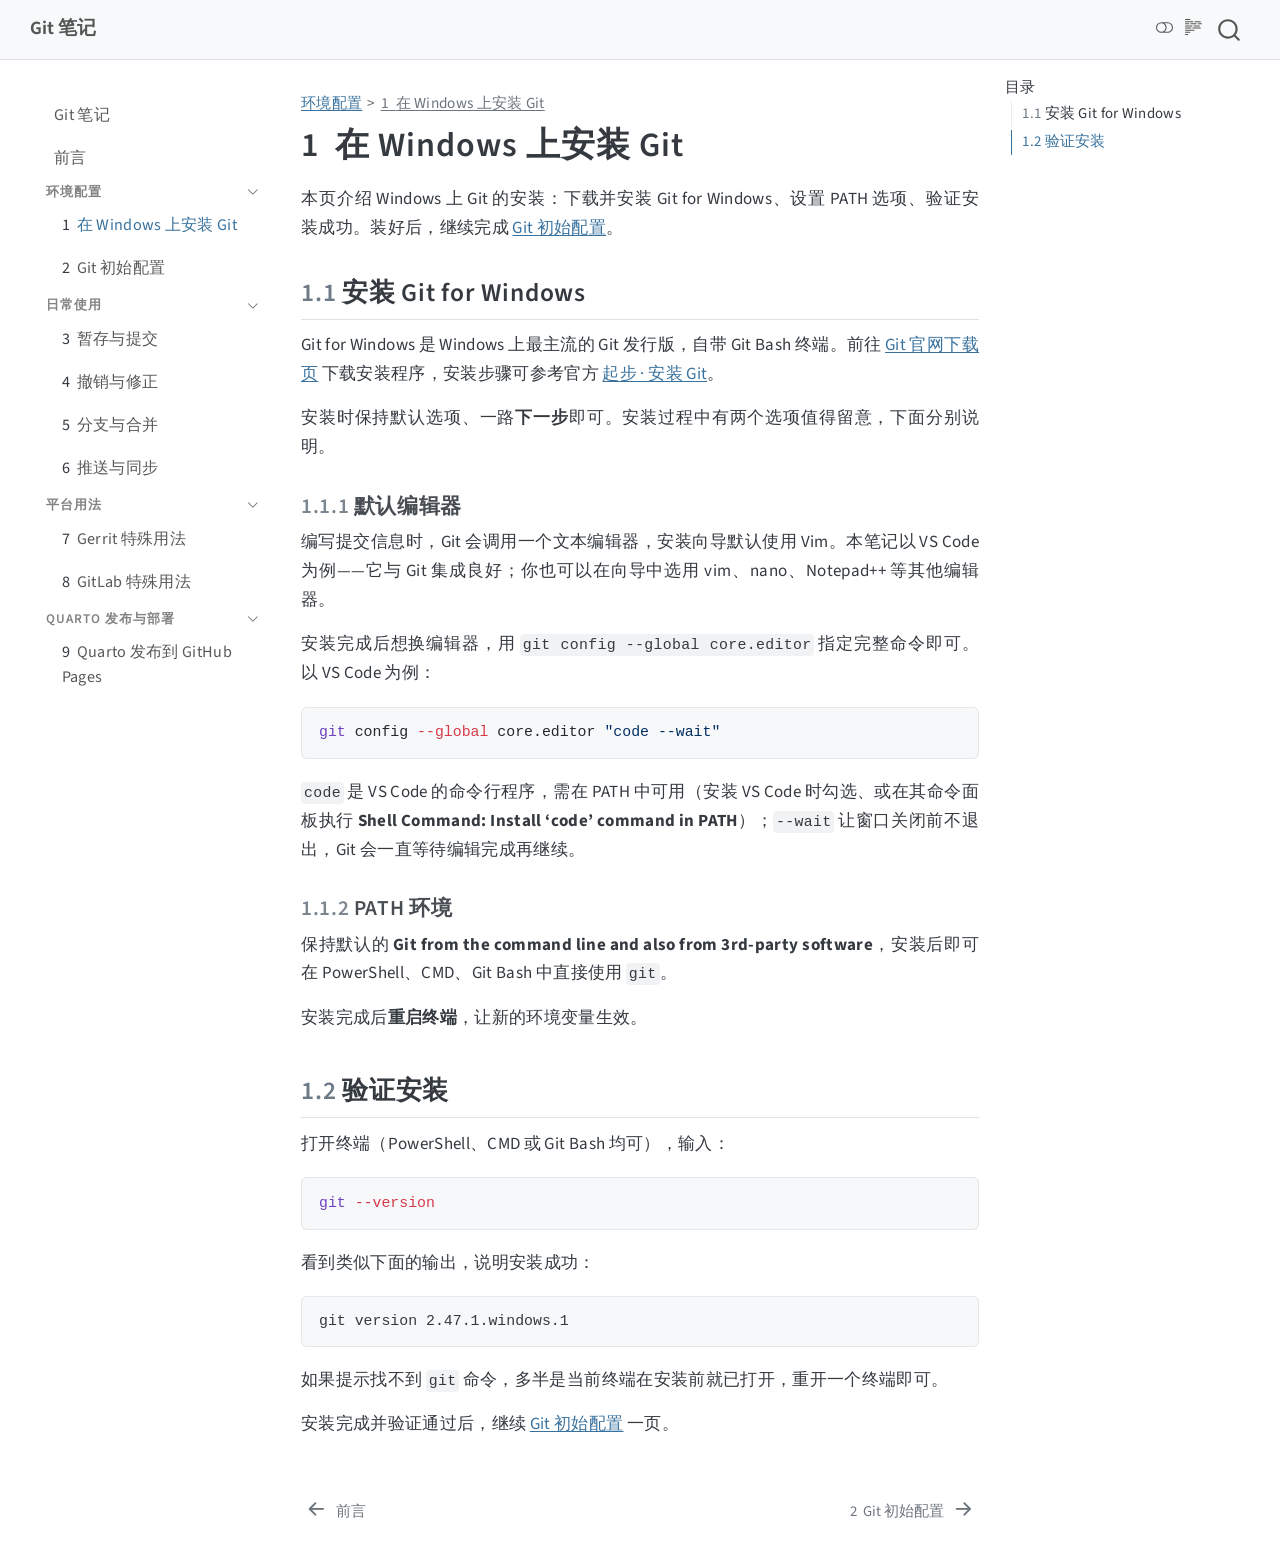
<file: chapters/setup/install-windows.html>
<!DOCTYPE html>
<html xmlns="http://www.w3.org/1999/xhtml" lang="zh-CN" xml:lang="zh-CN"><head>

<meta charset="utf-8">
<meta name="generator" content="quarto-1.10.18">

<meta name="viewport" content="width=device-width, initial-scale=1.0, user-scalable=yes">


<title>1&nbsp; 在 Windows 上安装 Git – Git 笔记</title>
<style>
/* Default styles provided by pandoc.
** See https://pandoc.org/MANUAL.html#variables-for-html for config info.
*/
span.smallcaps{font-variant: small-caps;}
div.columns{display: flex; gap: 1.5em;}
div.column{flex: auto;}
@media screen {
div.columns{gap: min(4vw, 1.5em);}
div.column{overflow-x: auto;}
}
div.hanging-indent{margin-left: 1.5em; text-indent: -1.5em;}
ul.task-list{list-style: none;}
ul.task-list li input[type="checkbox"] {
  width: 0.8em;
  margin: 0 0.8em 0.2em -1em; /* quarto-specific, see https://github.com/quarto-dev/quarto-cli/issues/4556 */ 
  vertical-align: middle;
}
/* CSS for syntax highlighting */
html { -webkit-text-size-adjust: 100%; }
pre > code.sourceCode { white-space: pre; position: relative; }
pre > code.sourceCode > span { display: inline-block; line-height: 1.25; }
pre > code.sourceCode > span:empty { height: 1.2em; }
.sourceCode { overflow: visible; }
code.sourceCode > span { color: inherit; text-decoration: inherit; }
div.sourceCode { margin: 1em 0; }
pre.sourceCode { margin: 0; }
@media screen {
div.sourceCode { overflow: auto; }
}
@media print {
pre > code.sourceCode { white-space: pre-wrap; }
pre > code.sourceCode > span { text-indent: -5em; padding-left: 5em; }
}
pre.numberSource code
  { counter-reset: source-line 0; }
pre.numberSource code > span
  { position: relative; left: -4em; counter-increment: source-line; }
pre.numberSource code > span > a:first-child::before
  { content: counter(source-line);
    position: relative; left: -1em; text-align: right; vertical-align: baseline;
    border: none; display: inline-block;
    -webkit-touch-callout: none; -webkit-user-select: none;
    -khtml-user-select: none; -moz-user-select: none;
    -ms-user-select: none; user-select: none;
    padding: 0 4px; width: 4em;
  }
pre.numberSource { margin-left: 3em;  padding-left: 4px; }
div.sourceCode
  {   }
@media screen {
pre > code.sourceCode > span > a:first-child::before { text-decoration: underline; }
}
</style>


<script src="../../site_libs/quarto-nav/quarto-nav.js"></script>
<script src="../../site_libs/clipboard/clipboard.min.js"></script>
<script src="../../site_libs/quarto-search/autocomplete.umd.js"></script>
<script src="../../site_libs/quarto-search/fuse.min.js"></script>
<script src="../../site_libs/quarto-search/quarto-search.js"></script>
<meta name="quarto:offset" content="../../">
<link href="../../chapters/setup/common-config.html" rel="next">
<link href="../../chapters/preface/index.html" rel="prev">
<script src="../../site_libs/quarto-html/quarto.js" type="module"></script>
<script src="../../site_libs/quarto-html/tabsets/tabsets.js" type="module"></script>
<script src="../../site_libs/quarto-html/popper.min.js"></script>
<script src="../../site_libs/quarto-html/tippy.umd.min.js"></script>
<script src="../../site_libs/quarto-html/anchor.min.js"></script>
<link href="../../site_libs/quarto-html/tippy.css" rel="stylesheet">
<link href="../../site_libs/quarto-html/quarto-syntax-highlighting-e347d60d51bb0b3465b414e51dcba63e.css" rel="stylesheet" class="quarto-color-scheme" id="quarto-text-highlighting-styles">
<link href="../../site_libs/quarto-html/quarto-syntax-highlighting-dark-0b1f991575ba0ef35bfe88b57a77b946.css" rel="stylesheet" class="quarto-color-scheme quarto-color-alternate" id="quarto-text-highlighting-styles">
<link href="../../site_libs/quarto-html/quarto-syntax-highlighting-e347d60d51bb0b3465b414e51dcba63e.css" rel="stylesheet" class="quarto-color-scheme-extra" id="quarto-text-highlighting-styles">
<script src="../../site_libs/bootstrap/bootstrap.min.js"></script>
<link href="../../site_libs/bootstrap/bootstrap-icons.css" rel="stylesheet">
<link href="../../site_libs/bootstrap/bootstrap-886b1fad45ea02e1037dd06015e8bb17.min.css" rel="stylesheet" append-hash="true" class="quarto-color-scheme" id="quarto-bootstrap" data-mode="light">
<link href="../../site_libs/bootstrap/bootstrap-dark-6c51bd75c20ca3b06d45d5774f5599c0.min.css" rel="stylesheet" append-hash="true" class="quarto-color-scheme quarto-color-alternate" id="quarto-bootstrap" data-mode="dark">
<link href="../../site_libs/bootstrap/bootstrap-886b1fad45ea02e1037dd06015e8bb17.min.css" rel="stylesheet" append-hash="true" class="quarto-color-scheme-extra" id="quarto-bootstrap" data-mode="light">
<script id="quarto-search-options" type="application/json">{
  "location": "navbar",
  "copy-button": false,
  "collapse-after": 3,
  "panel-placement": "end",
  "type": "overlay",
  "limit": 50,
  "keyboard-shortcut": [
    "f",
    "/",
    "s"
  ],
  "language": {
    "search-no-results-text": "没有结果",
    "search-matching-documents-text": "匹配的文档",
    "search-copy-link-title": "复制搜索链接",
    "search-hide-matches-text": "隐藏其它匹配结果",
    "search-more-match-text": "更多匹配结果",
    "search-more-matches-text": "更多匹配结果",
    "search-clear-button-title": "清除",
    "search-text-placeholder": "",
    "search-detached-cancel-button-title": "取消",
    "search-submit-button-title": "提交",
    "search-label": "搜索"
  }
}</script>


</head>

<body class="nav-sidebar floating nav-fixed quarto-light"><script id="quarto-html-before-body" type="application/javascript">
    const toggleBodyColorMode = (bsSheetEl) => {
      const mode = bsSheetEl.getAttribute("data-mode");
      const bodyEl = window.document.querySelector("body");
      if (mode === "dark") {
        bodyEl.classList.add("quarto-dark");
        bodyEl.classList.remove("quarto-light");
      } else {
        bodyEl.classList.add("quarto-light");
        bodyEl.classList.remove("quarto-dark");
      }
    }
    const toggleBodyColorPrimary = () => {
      const bsSheetEl = window.document.querySelector("link#quarto-bootstrap:not([rel=disabled-stylesheet])");
      if (bsSheetEl) {
        toggleBodyColorMode(bsSheetEl);
      }
    }
    const setColorSchemeToggle = (alternate) => {
      const toggles = window.document.querySelectorAll('.quarto-color-scheme-toggle');
      for (let i=0; i < toggles.length; i++) {
        const toggle = toggles[i];
        if (toggle) {
          if (alternate) {
            toggle.classList.add("alternate");
          } else {
            toggle.classList.remove("alternate");
          }
        }
      }
    };
    const toggleColorMode = (alternate) => {
      // Switch the stylesheets
      const primaryStylesheets = window.document.querySelectorAll('link.quarto-color-scheme:not(.quarto-color-alternate)');
      const alternateStylesheets = window.document.querySelectorAll('link.quarto-color-scheme.quarto-color-alternate');
      manageTransitions('#quarto-margin-sidebar .nav-link', false);
      if (alternate) {
        // note: dark is layered on light, we don't disable primary!
        enableStylesheet(alternateStylesheets);
        for (const sheetNode of alternateStylesheets) {
          if (sheetNode.id === "quarto-bootstrap") {
            toggleBodyColorMode(sheetNode);
          }
        }
      } else {
        disableStylesheet(alternateStylesheets);
        enableStylesheet(primaryStylesheets)
        toggleBodyColorPrimary();
      }
      manageTransitions('#quarto-margin-sidebar .nav-link', true);
      // Switch the toggles
      setColorSchemeToggle(alternate)
      // Hack to workaround the fact that safari doesn't
      // properly recolor the scrollbar when toggling (#1455)
      if (navigator.userAgent.indexOf('Safari') > 0 && navigator.userAgent.indexOf('Chrome') == -1) {
        manageTransitions("body", false);
        window.scrollTo(0, 1);
        setTimeout(() => {
          window.scrollTo(0, 0);
          manageTransitions("body", true);
        }, 40);
      }
    }
    const disableStylesheet = (stylesheets) => {
      for (let i=0; i < stylesheets.length; i++) {
        const stylesheet = stylesheets[i];
        stylesheet.rel = 'disabled-stylesheet';
      }
    }
    const enableStylesheet = (stylesheets) => {
      for (let i=0; i < stylesheets.length; i++) {
        const stylesheet = stylesheets[i];
        if(stylesheet.rel !== 'stylesheet') { // for Chrome, which will still FOUC without this check
          stylesheet.rel = 'stylesheet';
        }
      }
    }
    const manageTransitions = (selector, allowTransitions) => {
      const els = window.document.querySelectorAll(selector);
      for (let i=0; i < els.length; i++) {
        const el = els[i];
        if (allowTransitions) {
          el.classList.remove('notransition');
        } else {
          el.classList.add('notransition');
        }
      }
    }
    const isFileUrl = () => {
      return window.location.protocol === 'file:';
    }
    const hasAlternateSentinel = () => {
      let styleSentinel = getColorSchemeSentinel();
      if (styleSentinel !== null) {
        return styleSentinel === "alternate";
      } else {
        return false;
      }
    }
    const setStyleSentinel = (alternate) => {
      const value = alternate ? "alternate" : "default";
      if (!isFileUrl()) {
        window.localStorage.setItem("quarto-color-scheme", value);
      } else {
        localAlternateSentinel = value;
      }
    }
    const getColorSchemeSentinel = () => {
      if (!isFileUrl()) {
        const storageValue = window.localStorage.getItem("quarto-color-scheme");
        return storageValue != null ? storageValue : localAlternateSentinel;
      } else {
        return localAlternateSentinel;
      }
    }
    const toggleGiscusIfUsed = (isAlternate, darkModeDefault) => {
      const baseTheme = document.querySelector('#giscus-base-theme')?.value ?? 'light';
      const alternateTheme = document.querySelector('#giscus-alt-theme')?.value ?? 'dark';
      let newTheme = '';
      if(authorPrefersDark) {
        newTheme = isAlternate ? baseTheme : alternateTheme;
      } else {
        newTheme = isAlternate ? alternateTheme : baseTheme;
      }
      const changeGiscusTheme = () => {
        // From: https://github.com/giscus/giscus/issues/336
        const sendMessage = (message) => {
          const iframe = document.querySelector('iframe.giscus-frame');
          if (!iframe) return;
          iframe.contentWindow.postMessage({ giscus: message }, 'https://giscus.app');
        }
        sendMessage({
          setConfig: {
            theme: newTheme
          }
        });
      }
      const isGiscussLoaded = window.document.querySelector('iframe.giscus-frame') !== null;
      if (isGiscussLoaded) {
        changeGiscusTheme();
      }
    };
    const authorPrefersDark = false;
    const queryPrefersDark = window.matchMedia('(prefers-color-scheme: dark)');
    const darkModeDefault = queryPrefersDark.matches;
      document.querySelector('link#quarto-text-highlighting-styles.quarto-color-scheme-extra').rel = 'disabled-stylesheet';
      document.querySelector('link#quarto-bootstrap.quarto-color-scheme-extra').rel = 'disabled-stylesheet';
    let localAlternateSentinel = darkModeDefault ? 'alternate' : 'default';
    // Dark / light mode switch
    window.quartoToggleColorScheme = () => {
      // Read the current dark / light value
      let toAlternate = !hasAlternateSentinel();
      toggleColorMode(toAlternate);
      setStyleSentinel(toAlternate);
      toggleGiscusIfUsed(toAlternate, darkModeDefault);
      window.dispatchEvent(new Event('resize'));
    };
    queryPrefersDark.addEventListener("change", e => {
      if(window.localStorage.getItem("quarto-color-scheme") !== null)
        return;
      const alternate = e.matches
      toggleColorMode(alternate);
      localAlternateSentinel = e.matches ? 'alternate' : 'default'; // this is used alongside local storage!
      toggleGiscusIfUsed(alternate, darkModeDefault);
    });
    // Switch to dark mode if need be
    if (hasAlternateSentinel()) {
      toggleColorMode(true);
    } else {
      toggleColorMode(false);
    }
  </script>

<div id="quarto-search-results"></div>
  <header id="quarto-header" class="headroom fixed-top">
    <nav class="navbar navbar-expand-lg " data-bs-theme="dark">
      <div class="navbar-container container-fluid">
      <div class="navbar-brand-container mx-auto">
    <a class="navbar-brand" href="../../index.html">
    <span class="navbar-title">Git 笔记</span>
    </a>
  </div>
        <div class="quarto-navbar-tools tools-end">
  <a href="" class="quarto-color-scheme-toggle quarto-navigation-tool  px-1" onclick="window.quartoToggleColorScheme(); return false;" title="切换深色模式"><i class="bi"></i></a>
  <a href="" class="quarto-reader-toggle quarto-navigation-tool px-1" onclick="window.quartoToggleReader(); return false;" title="切换阅读器模式">
  <div class="quarto-reader-toggle-btn">
  <i class="bi"></i>
  </div>
</a>
</div>
          <div id="quarto-search" class="" title="搜索"></div>
      </div> <!-- /container-fluid -->
    </nav>
  <nav class="quarto-secondary-nav">
    <div class="container-fluid d-flex">
      <button type="button" class="quarto-btn-toggle btn" data-bs-toggle="collapse" role="button" data-bs-target=".quarto-sidebar-collapse-item" aria-controls="quarto-sidebar" aria-expanded="false" aria-label="展开或折叠侧边栏导航" onclick="if (window.quartoToggleHeadroom) { window.quartoToggleHeadroom(); }">
        <i class="bi bi-layout-text-sidebar-reverse"></i>
      </button>
        <nav class="quarto-page-breadcrumbs" aria-label="breadcrumb"><ol class="breadcrumb"><li class="breadcrumb-item"><a href="../../chapters/setup/install-windows.html">环境配置</a></li><li class="breadcrumb-item"><a href="../../chapters/setup/install-windows.html"><span class="chapter-number">1</span>&nbsp; <span class="chapter-title">在 Windows 上安装 Git</span></a></li></ol></nav>
        <a class="flex-grow-1" role="navigation" data-bs-toggle="collapse" data-bs-target=".quarto-sidebar-collapse-item" aria-controls="quarto-sidebar" aria-expanded="false" aria-label="展开或折叠侧边栏导航" onclick="if (window.quartoToggleHeadroom) { window.quartoToggleHeadroom(); }">      
        </a>
    </div>
  </nav>
</header>
<!-- content -->
<div id="quarto-content" class="quarto-container page-columns page-rows-contents page-layout-article page-navbar">
<!-- sidebar -->
  <nav id="quarto-sidebar" class="sidebar collapse collapse-horizontal quarto-sidebar-collapse-item sidebar-navigation floating overflow-auto">
    <div class="sidebar-menu-container"> 
    <ul class="list-unstyled mt-1">
        <li class="sidebar-item">
  <div class="sidebar-item-container"> 
  <a href="../../index.html" class="sidebar-item-text sidebar-link">
 <span class="menu-text">Git 笔记</span></a>
  </div>
</li>
        <li class="sidebar-item">
  <div class="sidebar-item-container"> 
  <a href="../../chapters/preface/index.html" class="sidebar-item-text sidebar-link">
 <span class="menu-text">前言</span></a>
  </div>
</li>
        <li class="sidebar-item sidebar-item-section">
      <div class="sidebar-item-container"> 
            <a class="sidebar-item-text sidebar-link text-start" data-bs-toggle="collapse" data-bs-target="#quarto-sidebar-section-1" role="navigation" aria-expanded="true">
 <span class="menu-text">环境配置</span></a>
          <a class="sidebar-item-toggle text-start" data-bs-toggle="collapse" data-bs-target="#quarto-sidebar-section-1" role="navigation" aria-expanded="true" aria-label="展开或折叠此栏">
            <i class="bi bi-chevron-right ms-2"></i>
          </a> 
      </div>
      <ul id="quarto-sidebar-section-1" class="collapse list-unstyled sidebar-section depth1 show">  
          <li class="sidebar-item">
  <div class="sidebar-item-container"> 
  <a href="../../chapters/setup/install-windows.html" class="sidebar-item-text sidebar-link active">
 <span class="menu-text"><span class="chapter-number">1</span>&nbsp; <span class="chapter-title">在 Windows 上安装 Git</span></span></a>
  </div>
</li>
          <li class="sidebar-item">
  <div class="sidebar-item-container"> 
  <a href="../../chapters/setup/common-config.html" class="sidebar-item-text sidebar-link">
 <span class="menu-text"><span class="chapter-number">2</span>&nbsp; <span class="chapter-title">Git 初始配置</span></span></a>
  </div>
</li>
      </ul>
  </li>
        <li class="sidebar-item sidebar-item-section">
      <div class="sidebar-item-container"> 
            <a class="sidebar-item-text sidebar-link text-start" data-bs-toggle="collapse" data-bs-target="#quarto-sidebar-section-2" role="navigation" aria-expanded="true">
 <span class="menu-text">日常使用</span></a>
          <a class="sidebar-item-toggle text-start" data-bs-toggle="collapse" data-bs-target="#quarto-sidebar-section-2" role="navigation" aria-expanded="true" aria-label="展开或折叠此栏">
            <i class="bi bi-chevron-right ms-2"></i>
          </a> 
      </div>
      <ul id="quarto-sidebar-section-2" class="collapse list-unstyled sidebar-section depth1 show">  
          <li class="sidebar-item">
  <div class="sidebar-item-container"> 
  <a href="../../chapters/daily/commit.html" class="sidebar-item-text sidebar-link">
 <span class="menu-text"><span class="chapter-number">3</span>&nbsp; <span class="chapter-title">暂存与提交</span></span></a>
  </div>
</li>
          <li class="sidebar-item">
  <div class="sidebar-item-container"> 
  <a href="../../chapters/daily/undo.html" class="sidebar-item-text sidebar-link">
 <span class="menu-text"><span class="chapter-number">4</span>&nbsp; <span class="chapter-title">撤销与修正</span></span></a>
  </div>
</li>
          <li class="sidebar-item">
  <div class="sidebar-item-container"> 
  <a href="../../chapters/daily/branch.html" class="sidebar-item-text sidebar-link">
 <span class="menu-text"><span class="chapter-number">5</span>&nbsp; <span class="chapter-title">分支与合并</span></span></a>
  </div>
</li>
          <li class="sidebar-item">
  <div class="sidebar-item-container"> 
  <a href="../../chapters/daily/remote.html" class="sidebar-item-text sidebar-link">
 <span class="menu-text"><span class="chapter-number">6</span>&nbsp; <span class="chapter-title">推送与同步</span></span></a>
  </div>
</li>
      </ul>
  </li>
        <li class="sidebar-item sidebar-item-section">
      <div class="sidebar-item-container"> 
            <a class="sidebar-item-text sidebar-link text-start" data-bs-toggle="collapse" data-bs-target="#quarto-sidebar-section-3" role="navigation" aria-expanded="true">
 <span class="menu-text">平台用法</span></a>
          <a class="sidebar-item-toggle text-start" data-bs-toggle="collapse" data-bs-target="#quarto-sidebar-section-3" role="navigation" aria-expanded="true" aria-label="展开或折叠此栏">
            <i class="bi bi-chevron-right ms-2"></i>
          </a> 
      </div>
      <ul id="quarto-sidebar-section-3" class="collapse list-unstyled sidebar-section depth1 show">  
          <li class="sidebar-item">
  <div class="sidebar-item-container"> 
  <a href="../../chapters/platforms/gerrit.html" class="sidebar-item-text sidebar-link">
 <span class="menu-text"><span class="chapter-number">7</span>&nbsp; <span class="chapter-title">Gerrit 特殊用法</span></span></a>
  </div>
</li>
          <li class="sidebar-item">
  <div class="sidebar-item-container"> 
  <a href="../../chapters/platforms/gitlab.html" class="sidebar-item-text sidebar-link">
 <span class="menu-text"><span class="chapter-number">8</span>&nbsp; <span class="chapter-title">GitLab 特殊用法</span></span></a>
  </div>
</li>
      </ul>
  </li>
        <li class="sidebar-item sidebar-item-section">
      <div class="sidebar-item-container"> 
            <a class="sidebar-item-text sidebar-link text-start" data-bs-toggle="collapse" data-bs-target="#quarto-sidebar-section-4" role="navigation" aria-expanded="true">
 <span class="menu-text">Quarto 发布与部署</span></a>
          <a class="sidebar-item-toggle text-start" data-bs-toggle="collapse" data-bs-target="#quarto-sidebar-section-4" role="navigation" aria-expanded="true" aria-label="展开或折叠此栏">
            <i class="bi bi-chevron-right ms-2"></i>
          </a> 
      </div>
      <ul id="quarto-sidebar-section-4" class="collapse list-unstyled sidebar-section depth1 show">  
          <li class="sidebar-item">
  <div class="sidebar-item-container"> 
  <a href="../../chapters/quarto-publish/github-pages.html" class="sidebar-item-text sidebar-link">
 <span class="menu-text"><span class="chapter-number">9</span>&nbsp; <span class="chapter-title">Quarto 发布到 GitHub Pages</span></span></a>
  </div>
</li>
      </ul>
  </li>
    </ul>
    </div>
</nav>
<div id="quarto-sidebar-glass" class="quarto-sidebar-collapse-item" data-bs-toggle="collapse" data-bs-target=".quarto-sidebar-collapse-item"></div>
<!-- margin-sidebar -->
    <div id="quarto-margin-sidebar" class="sidebar margin-sidebar">
        <nav id="TOC" role="doc-toc" class="toc-active">
    <h2 id="toc-title">目录</h2>
   
  <ul>
  <li><a href="#安装-git-for-windows" id="toc-安装-git-for-windows" class="nav-link active" data-scroll-target="#安装-git-for-windows"><span class="header-section-number">1.1</span> 安装 Git for Windows</a>
  <ul class="collapse">
  <li><a href="#默认编辑器" id="toc-默认编辑器" class="nav-link" data-scroll-target="#默认编辑器"><span class="header-section-number">1.1.1</span> 默认编辑器</a></li>
  <li><a href="#path-环境" id="toc-path-环境" class="nav-link" data-scroll-target="#path-环境"><span class="header-section-number">1.1.2</span> PATH 环境</a></li>
  </ul></li>
  <li><a href="#验证安装" id="toc-验证安装" class="nav-link" data-scroll-target="#验证安装"><span class="header-section-number">1.2</span> 验证安装</a></li>
  </ul>
</nav>
    </div>
<!-- main -->
<main class="content" id="quarto-document-content">


<header id="title-block-header" class="quarto-title-block default"><nav class="quarto-page-breadcrumbs quarto-title-breadcrumbs d-none d-lg-block" aria-label="breadcrumb"><ol class="breadcrumb"><li class="breadcrumb-item"><a href="../../chapters/setup/install-windows.html">环境配置</a></li><li class="breadcrumb-item"><a href="../../chapters/setup/install-windows.html"><span class="chapter-number">1</span>&nbsp; <span class="chapter-title">在 Windows 上安装 Git</span></a></li></ol></nav>
<div class="quarto-title">
<h1 class="title"><span class="chapter-number">1</span>&nbsp; <span class="chapter-title">在 Windows 上安装 Git</span></h1>
</div>



<div class="quarto-title-meta">

    
  
    
  </div>
  


</header>


<p>本页介绍 Windows 上 Git 的安装：下载并安装 Git for Windows、设置 PATH 选项、验证安装成功。装好后，继续完成 <a href="../../chapters/setup/common-config.html">Git 初始配置</a>。</p>
<section id="安装-git-for-windows" class="level2" data-number="1.1">
<h2 data-number="1.1" class="anchored" data-anchor-id="安装-git-for-windows"><span class="header-section-number">1.1</span> 安装 Git for Windows</h2>
<p>Git for Windows 是 Windows 上最主流的 Git 发行版，自带 Git Bash 终端。前往 <a href="https://git-scm.com/download/win">Git 官网下载页</a> 下载安装程序，安装步骤可参考官方 <a href="https://git-scm.com/book/zh/v2/%E8%B5%B7%E6%AD%A5-%E5%AE%89%E8%A3%85-Git">起步 · 安装 Git</a>。</p>
<p>安装时保持默认选项、一路<strong>下一步</strong>即可。安装过程中有两个选项值得留意，下面分别说明。</p>
<section id="默认编辑器" class="level3" data-number="1.1.1">
<h3 data-number="1.1.1" class="anchored" data-anchor-id="默认编辑器"><span class="header-section-number">1.1.1</span> 默认编辑器</h3>
<p>编写提交信息时，Git 会调用一个文本编辑器，安装向导默认使用 Vim。本笔记以 VS Code 为例——它与 Git 集成良好；你也可以在向导中选用 vim、nano、Notepad++ 等其他编辑器。</p>
<p>安装完成后想换编辑器，用 <code>git config --global core.editor</code> 指定完整命令即可。以 VS Code 为例：</p>
<div class="code-copy-outer-scaffold"><div class="sourceCode" id="cb1"><pre class="sourceCode bash code-with-copy"><code class="sourceCode bash"><span id="cb1-1"><a href="#cb1-1" aria-hidden="true" tabindex="-1"></a><span class="fu">git</span> config <span class="at">--global</span> core.editor <span class="st">"code --wait"</span></span></code></pre></div><button title="复制到剪贴板" class="code-copy-button"><i class="bi"></i></button></div>
<p><code>code</code> 是 VS Code 的命令行程序，需在 PATH 中可用（安装 VS Code 时勾选、或在其命令面板执行 <strong>Shell Command: Install ‘code’ command in PATH</strong>）；<code>--wait</code> 让窗口关闭前不退出，Git 会一直等待编辑完成再继续。</p>
</section>
<section id="path-环境" class="level3" data-number="1.1.2">
<h3 data-number="1.1.2" class="anchored" data-anchor-id="path-环境"><span class="header-section-number">1.1.2</span> PATH 环境</h3>
<p>保持默认的 <strong>Git from the command line and also from 3rd-party software</strong>，安装后即可在 PowerShell、CMD、Git Bash 中直接使用 <code>git</code>。</p>
<p>安装完成后<strong>重启终端</strong>，让新的环境变量生效。</p>
</section>
</section>
<section id="验证安装" class="level2" data-number="1.2">
<h2 data-number="1.2" class="anchored" data-anchor-id="验证安装"><span class="header-section-number">1.2</span> 验证安装</h2>
<p>打开终端（PowerShell、CMD 或 Git Bash 均可），输入：</p>
<div class="code-copy-outer-scaffold"><div class="sourceCode" id="cb2"><pre class="sourceCode bash code-with-copy"><code class="sourceCode bash"><span id="cb2-1"><a href="#cb2-1" aria-hidden="true" tabindex="-1"></a><span class="fu">git</span> <span class="at">--version</span></span></code></pre></div><button title="复制到剪贴板" class="code-copy-button"><i class="bi"></i></button></div>
<p>看到类似下面的输出，说明安装成功：</p>
<pre><code>git version 2.47.1.windows.1</code></pre>
<p>如果提示找不到 <code>git</code> 命令，多半是当前终端在安装前就已打开，重开一个终端即可。</p>
<p>安装完成并验证通过后，继续 <a href="../../chapters/setup/common-config.html">Git 初始配置</a> 一页。</p>


</section>

</main> <!-- /main -->
<script id="quarto-html-after-body" type="application/javascript">
  window.document.addEventListener("DOMContentLoaded", function (event) {
    // Ensure there is a toggle, if there isn't float one in the top right
    if (window.document.querySelector('.quarto-color-scheme-toggle') === null) {
      const a = window.document.createElement('a');
      a.classList.add('top-right');
      a.classList.add('quarto-color-scheme-toggle');
      a.href = "";
      a.onclick = function() { try { window.quartoToggleColorScheme(); } catch {} return false; };
      const i = window.document.createElement("i");
      i.classList.add('bi');
      a.appendChild(i);
      window.document.body.appendChild(a);
    }
    setColorSchemeToggle(hasAlternateSentinel())
    const icon = "";
    const anchorJS = new window.AnchorJS();
    anchorJS.options = {
      placement: 'right',
      icon: icon
    };
    anchorJS.add('.anchored');
    const isCodeAnnotation = (el) => {
      for (const clz of el.classList) {
        if (clz.startsWith('code-annotation-')) {                     
          return true;
        }
      }
      return false;
    }
    const onCopySuccess = function(e) {
      // button target
      const button = e.trigger;
      // don't keep focus
      button.blur();
      // flash "checked"
      button.classList.add('code-copy-button-checked');
      var currentTitle = button.getAttribute("title");
      button.setAttribute("title", "已复制");
      let tooltip;
      if (window.bootstrap) {
        button.setAttribute("data-bs-toggle", "tooltip");
        button.setAttribute("data-bs-placement", "left");
        button.setAttribute("data-bs-title", "已复制");
        tooltip = new bootstrap.Tooltip(button, 
          { trigger: "manual", 
            customClass: "code-copy-button-tooltip",
            offset: [0, -8]});
        tooltip.show();    
      }
      setTimeout(function() {
        if (tooltip) {
          tooltip.hide();
          button.removeAttribute("data-bs-title");
          button.removeAttribute("data-bs-toggle");
          button.removeAttribute("data-bs-placement");
        }
        button.setAttribute("title", currentTitle);
        button.classList.remove('code-copy-button-checked');
      }, 1000);
      // clear code selection
      e.clearSelection();
    }
    const getTextToCopy = function(trigger) {
      const outerScaffold = trigger.parentElement.cloneNode(true);
      const codeEl = outerScaffold.querySelector('code');
      for (const childEl of codeEl.children) {
        if (isCodeAnnotation(childEl)) {
          childEl.remove();
        }
      }
      return codeEl.innerText;
    }
    const clipboard = new window.ClipboardJS('.code-copy-button:not([data-in-quarto-modal])', {
      text: getTextToCopy
    });
    clipboard.on('success', onCopySuccess);
    if (window.document.getElementById('quarto-embedded-source-code-modal')) {
      const clipboardModal = new window.ClipboardJS('.code-copy-button[data-in-quarto-modal]', {
        text: getTextToCopy,
        container: window.document.getElementById('quarto-embedded-source-code-modal')
      });
      clipboardModal.on('success', onCopySuccess);
    }
      var localhostRegex = new RegExp(/^(?:http|https):\/\/localhost\:?[0-9]*\//);
      var mailtoRegex = new RegExp(/^mailto:/);
        var filterRegex = new RegExp('/' + window.location.host + '/');
      var isInternal = (href) => {
          return filterRegex.test(href) || localhostRegex.test(href) || mailtoRegex.test(href);
      }
      // Inspect non-navigation links and adorn them if external
     var links = window.document.querySelectorAll('a[href]:not(.nav-link):not(.navbar-brand):not(.toc-action):not(.sidebar-link):not(.sidebar-item-toggle):not(.pagination-link):not(.no-external):not([aria-hidden]):not(.dropdown-item):not(.quarto-navigation-tool):not(.about-link)');
      for (var i=0; i<links.length; i++) {
        const link = links[i];
        if (!isInternal(link.href)) {
          // undo the damage that might have been done by quarto-nav.js in the case of
          // links that we want to consider external
          if (link.dataset.originalHref !== undefined) {
            link.href = link.dataset.originalHref;
          }
        }
      }
    function tippyHover(el, contentFn, onTriggerFn, onUntriggerFn) {
      const config = {
        allowHTML: true,
        maxWidth: 500,
        delay: 100,
        arrow: false,
        appendTo: function(el) {
            return el.parentElement;
        },
        interactive: true,
        interactiveBorder: 10,
        theme: 'quarto',
        placement: 'bottom-start',
      };
      if (contentFn) {
        config.content = contentFn;
      }
      if (onTriggerFn) {
        config.onTrigger = onTriggerFn;
      }
      if (onUntriggerFn) {
        config.onUntrigger = onUntriggerFn;
      }
      window.tippy(el, config); 
    }
    const noterefs = window.document.querySelectorAll('a[role="doc-noteref"]');
    for (var i=0; i<noterefs.length; i++) {
      const ref = noterefs[i];
      tippyHover(ref, function() {
        // use id or data attribute instead here
        let href = ref.getAttribute('data-footnote-href') || ref.getAttribute('href');
        try { href = new URL(href).hash; } catch {}
        const id = href.replace(/^#\/?/, "");
        const note = window.document.getElementById(id);
        if (note) {
          return note.innerHTML;
        } else {
          return "";
        }
      });
    }
    const xrefs = window.document.querySelectorAll('a.quarto-xref');
    const processXRef = (id, note) => {
      // Strip column container classes
      const stripColumnClz = (el) => {
        el.classList.remove("page-full", "page-columns");
        if (el.children) {
          for (const child of el.children) {
            stripColumnClz(child);
          }
        }
      }
      stripColumnClz(note)
      if (id === null || id.startsWith('sec-')) {
        // Special case sections, only their first couple elements
        const container = document.createElement("div");
        if (note.children && note.children.length > 2) {
          container.appendChild(note.children[0].cloneNode(true));
          for (let i = 1; i < note.children.length; i++) {
            const child = note.children[i];
            if (child.tagName === "P" && child.innerText === "") {
              continue;
            } else {
              container.appendChild(child.cloneNode(true));
              break;
            }
          }
          if (window.Quarto?.typesetMath) {
            window.Quarto.typesetMath(container);
          }
          return container.innerHTML
        } else {
          if (window.Quarto?.typesetMath) {
            window.Quarto.typesetMath(note);
          }
          return note.innerHTML;
        }
      } else {
        // Remove any anchor links if they are present
        const anchorLink = note.querySelector('a.anchorjs-link');
        if (anchorLink) {
          anchorLink.remove();
        }
        if (window.Quarto?.typesetMath) {
          window.Quarto.typesetMath(note);
        }
        if (note.classList.contains("callout")) {
          return note.outerHTML;
        } else {
          return note.innerHTML;
        }
      }
    }
    for (var i=0; i<xrefs.length; i++) {
      const xref = xrefs[i];
      tippyHover(xref, undefined, function(instance) {
        instance.disable();
        let url = xref.getAttribute('href');
        let hash = undefined; 
        if (url.startsWith('#')) {
          hash = url;
        } else {
          try { hash = new URL(url).hash; } catch {}
        }
        if (hash) {
          const id = hash.replace(/^#\/?/, "");
          const note = window.document.getElementById(id);
          if (note !== null) {
            try {
              const html = processXRef(id, note.cloneNode(true));
              instance.setContent(html);
            } finally {
              instance.enable();
              instance.show();
            }
          } else {
            // See if we can fetch this
            fetch(url.split('#')[0])
            .then(res => res.text())
            .then(html => {
              const parser = new DOMParser();
              const htmlDoc = parser.parseFromString(html, "text/html");
              const note = htmlDoc.getElementById(id);
              if (note !== null) {
                const html = processXRef(id, note);
                instance.setContent(html);
              } 
            }).finally(() => {
              instance.enable();
              instance.show();
            });
          }
        } else {
          // See if we can fetch a full url (with no hash to target)
          // This is a special case and we should probably do some content thinning / targeting
          fetch(url)
          .then(res => res.text())
          .then(html => {
            const parser = new DOMParser();
            const htmlDoc = parser.parseFromString(html, "text/html");
            const note = htmlDoc.querySelector('main.content');
            if (note !== null) {
              // This should only happen for chapter cross references
              // (since there is no id in the URL)
              // remove the first header
              if (note.children.length > 0 && note.children[0].tagName === "HEADER") {
                note.children[0].remove();
              }
              const html = processXRef(null, note);
              instance.setContent(html);
            } 
          }).finally(() => {
            instance.enable();
            instance.show();
          });
        }
      }, function(instance) {
      });
    }
        let selectedAnnoteEl;
        const selectorForAnnotation = ( cell, annotation) => {
          let cellAttr = 'data-code-cell="' + cell + '"';
          let lineAttr = 'data-code-annotation="' +  annotation + '"';
          const selector = 'span[' + cellAttr + '][' + lineAttr + ']';
          return selector;
        }
        const selectCodeLines = (annoteEl) => {
          const doc = window.document;
          const targetCell = annoteEl.getAttribute("data-target-cell");
          const targetAnnotation = annoteEl.getAttribute("data-target-annotation");
          const annoteSpan = window.document.querySelector(selectorForAnnotation(targetCell, targetAnnotation));
          const lines = annoteSpan.getAttribute("data-code-lines").split(",");
          const lineIds = lines.map((line) => {
            return targetCell + "-" + line;
          })
          let top = null;
          let height = null;
          let parent = null;
          if (lineIds.length > 0) {
              //compute the position of the single el (top and bottom and make a div)
              const el = window.document.getElementById(lineIds[0]);
              top = el.offsetTop;
              height = el.offsetHeight;
              parent = el.parentElement.parentElement;
            if (lineIds.length > 1) {
              const lastEl = window.document.getElementById(lineIds[lineIds.length - 1]);
              const bottom = lastEl.offsetTop + lastEl.offsetHeight;
              height = bottom - top;
            }
            if (top !== null && height !== null && parent !== null) {
              // cook up a div (if necessary) and position it 
              let div = window.document.getElementById("code-annotation-line-highlight");
              if (div === null) {
                div = window.document.createElement("div");
                div.setAttribute("id", "code-annotation-line-highlight");
                div.style.position = 'absolute';
                parent.appendChild(div);
              }
              div.style.top = top - 2 + "px";
              div.style.height = height + 4 + "px";
              div.style.left = 0;
              let gutterDiv = window.document.getElementById("code-annotation-line-highlight-gutter");
              if (gutterDiv === null) {
                gutterDiv = window.document.createElement("div");
                gutterDiv.setAttribute("id", "code-annotation-line-highlight-gutter");
                gutterDiv.style.position = 'absolute';
                const codeCell = window.document.getElementById(targetCell);
                const gutter = codeCell.querySelector('.code-annotation-gutter');
                gutter.appendChild(gutterDiv);
              }
              gutterDiv.style.top = top - 2 + "px";
              gutterDiv.style.height = height + 4 + "px";
            }
            selectedAnnoteEl = annoteEl;
          }
        };
        const unselectCodeLines = () => {
          const elementsIds = ["code-annotation-line-highlight", "code-annotation-line-highlight-gutter"];
          elementsIds.forEach((elId) => {
            const div = window.document.getElementById(elId);
            if (div) {
              div.remove();
            }
          });
          selectedAnnoteEl = undefined;
        };
          // Handle positioning of the toggle
      window.addEventListener(
        "resize",
        throttle(() => {
          elRect = undefined;
          if (selectedAnnoteEl) {
            selectCodeLines(selectedAnnoteEl);
          }
        }, 10)
      );
      function throttle(fn, ms) {
      let throttle = false;
      let timer;
        return (...args) => {
          if(!throttle) { // first call gets through
              fn.apply(this, args);
              throttle = true;
          } else { // all the others get throttled
              if(timer) clearTimeout(timer); // cancel #2
              timer = setTimeout(() => {
                fn.apply(this, args);
                timer = throttle = false;
              }, ms);
          }
        };
      }
        // Attach click handler to the DT
        const annoteDls = window.document.querySelectorAll('dt[data-target-cell]');
        for (const annoteDlNode of annoteDls) {
          annoteDlNode.addEventListener('click', (event) => {
            const clickedEl = event.target;
            if (clickedEl !== selectedAnnoteEl) {
              unselectCodeLines();
              const activeEl = window.document.querySelector('dt[data-target-cell].code-annotation-active');
              if (activeEl) {
                activeEl.classList.remove('code-annotation-active');
              }
              selectCodeLines(clickedEl);
              clickedEl.classList.add('code-annotation-active');
            } else {
              // Unselect the line
              unselectCodeLines();
              clickedEl.classList.remove('code-annotation-active');
            }
          });
        }
    const findCites = (el) => {
      const parentEl = el.parentElement;
      if (parentEl) {
        const cites = parentEl.dataset.cites;
        if (cites) {
          return {
            el,
            cites: cites.split(' ')
          };
        } else {
          return findCites(el.parentElement)
        }
      } else {
        return undefined;
      }
    };
    var bibliorefs = window.document.querySelectorAll('a[role="doc-biblioref"]');
    for (var i=0; i<bibliorefs.length; i++) {
      const ref = bibliorefs[i];
      const citeInfo = findCites(ref);
      if (citeInfo) {
        tippyHover(citeInfo.el, function() {
          var popup = window.document.createElement('div');
          citeInfo.cites.forEach(function(cite) {
            var citeDiv = window.document.createElement('div');
            citeDiv.classList.add('hanging-indent');
            citeDiv.classList.add('csl-entry');
            var biblioDiv = window.document.getElementById('ref-' + cite);
            if (biblioDiv) {
              citeDiv.innerHTML = biblioDiv.innerHTML;
            }
            popup.appendChild(citeDiv);
          });
          return popup.innerHTML;
        });
      }
    }
  });
  </script>
<nav class="page-navigation">
  <div class="nav-page nav-page-previous">
      <a href="../../chapters/preface/index.html" class="pagination-link" aria-label="前言">
        <i class="bi bi-arrow-left-short"></i> <span class="nav-page-text">前言</span>
      </a>          
  </div>
  <div class="nav-page nav-page-next">
      <a href="../../chapters/setup/common-config.html" class="pagination-link" aria-label="Git 初始配置">
        <span class="nav-page-text"><span class="chapter-number">2</span>&nbsp; <span class="chapter-title">Git 初始配置</span></span> <i class="bi bi-arrow-right-short"></i>
      </a>
  </div>
</nav>
</div> <!-- /content -->




</body></html>
</file>
<file: site_libs/quarto-html/tippy.css>
.tippy-box[data-animation=fade][data-state=hidden]{opacity:0}[data-tippy-root]{max-width:calc(100vw - 10px)}.tippy-box{position:relative;background-color:#333;color:#fff;border-radius:4px;font-size:14px;line-height:1.4;white-space:normal;outline:0;transition-property:transform,visibility,opacity}.tippy-box[data-placement^=top]>.tippy-arrow{bottom:0}.tippy-box[data-placement^=top]>.tippy-arrow:before{bottom:-7px;left:0;border-width:8px 8px 0;border-top-color:initial;transform-origin:center top}.tippy-box[data-placement^=bottom]>.tippy-arrow{top:0}.tippy-box[data-placement^=bottom]>.tippy-arrow:before{top:-7px;left:0;border-width:0 8px 8px;border-bottom-color:initial;transform-origin:center bottom}.tippy-box[data-placement^=left]>.tippy-arrow{right:0}.tippy-box[data-placement^=left]>.tippy-arrow:before{border-width:8px 0 8px 8px;border-left-color:initial;right:-7px;transform-origin:center left}.tippy-box[data-placement^=right]>.tippy-arrow{left:0}.tippy-box[data-placement^=right]>.tippy-arrow:before{left:-7px;border-width:8px 8px 8px 0;border-right-color:initial;transform-origin:center right}.tippy-box[data-inertia][data-state=visible]{transition-timing-function:cubic-bezier(.54,1.5,.38,1.11)}.tippy-arrow{width:16px;height:16px;color:#333}.tippy-arrow:before{content:"";position:absolute;border-color:transparent;border-style:solid}.tippy-content{position:relative;padding:5px 9px;z-index:1}
</file>
<file: site_libs/quarto-html/quarto-syntax-highlighting-e347d60d51bb0b3465b414e51dcba63e.css>
/* quarto syntax highlight colors */
:root {
  --quarto-hl-al-color: #ff5555;
  --quarto-hl-an-color: #6a737d;
  --quarto-hl-at-color: #d73a49;
  --quarto-hl-bn-color: #005cc5;
  --quarto-hl-bu-color: #d73a49;
  --quarto-hl-ch-color: #032f62;
  --quarto-hl-co-color: #6a737d;
  --quarto-hl-cv-color: #6a737d;
  --quarto-hl-cn-color: #005cc5;
  --quarto-hl-cf-color: #d73a49;
  --quarto-hl-dt-color: #d73a49;
  --quarto-hl-dv-color: #005cc5;
  --quarto-hl-do-color: #6a737d;
  --quarto-hl-er-color: #ff5555;
  --quarto-hl-ex-color: #d73a49;
  --quarto-hl-fl-color: #005cc5;
  --quarto-hl-fu-color: #6f42c1;
  --quarto-hl-im-color: #032f62;
  --quarto-hl-in-color: #6a737d;
  --quarto-hl-kw-color: #d73a49;
  --quarto-hl-op-color: #24292e;
  --quarto-hl-pp-color: #d73a49;
  --quarto-hl-re-color: #6a737d;
  --quarto-hl-sc-color: #005cc5;
  --quarto-hl-ss-color: #032f62;
  --quarto-hl-st-color: #032f62;
  --quarto-hl-va-color: #e36209;
  --quarto-hl-vs-color: #032f62;
  --quarto-hl-wa-color: #ff5555;
}

/* other quarto variables */
:root {
  --quarto-font-monospace: "JetBrains Mono", "Cascadia Code", "SFMono-Regular", Menlo, Consolas, "Liberation Mono", "PingFang SC", monospace;
}

/* syntax highlight based on Pandoc's rules */
pre > code.sourceCode > span {
  color: #24292e;
}

code.sourceCode > span {
  color: #24292e;
}

div.sourceCode,
div.sourceCode pre.sourceCode {
  color: #24292e;
}

/* Normal */
code span {
  color: #24292e;
}

/* Alert */
code span.al {
  font-weight: bold;
  color: #ff5555;
}

/* Annotation */
code span.an {
  color: #6a737d;
}

/* Attribute */
code span.at {
  color: #d73a49;
}

/* BaseN */
code span.bn {
  color: #005cc5;
}

/* BuiltIn */
code span.bu {
  color: #d73a49;
}

/* ControlFlow */
code span.cf {
  color: #d73a49;
}

/* Char */
code span.ch {
  color: #032f62;
}

/* Constant */
code span.cn {
  color: #005cc5;
}

/* Comment */
code span.co {
  color: #6a737d;
}

/* CommentVar */
code span.cv {
  color: #6a737d;
}

/* Documentation */
code span.do {
  color: #6a737d;
}

/* DataType */
code span.dt {
  color: #d73a49;
}

/* DecVal */
code span.dv {
  color: #005cc5;
}

/* Error */
code span.er {
  color: #ff5555;
  text-decoration: underline;
}

/* Extension */
code span.ex {
  font-weight: bold;
  color: #d73a49;
}

/* Float */
code span.fl {
  color: #005cc5;
}

/* Function */
code span.fu {
  color: #6f42c1;
}

/* Import */
code span.im {
  color: #032f62;
}

/* Information */
code span.in {
  color: #6a737d;
}

/* Keyword */
code span.kw {
  color: #d73a49;
}

/* Operator */
code span.op {
  color: #24292e;
}

/* Preprocessor */
code span.pp {
  color: #d73a49;
}

/* RegionMarker */
code span.re {
  color: #6a737d;
}

/* SpecialChar */
code span.sc {
  color: #005cc5;
}

/* SpecialString */
code span.ss {
  color: #032f62;
}

/* String */
code span.st {
  color: #032f62;
}

/* Variable */
code span.va {
  color: #e36209;
}

/* VerbatimString */
code span.vs {
  color: #032f62;
}

/* Warning */
code span.wa {
  color: #ff5555;
}

.prevent-inlining {
  content: "</";
}

/*# sourceMappingURL=292197ea6273eab7aa5dfc9da9f0c85e.css.map */
</file>
<file: site_libs/quarto-html/quarto-syntax-highlighting-dark-0b1f991575ba0ef35bfe88b57a77b946.css>
/* quarto syntax highlight colors */
:root {
  --quarto-hl-al-color: #ff5555;
  --quarto-hl-an-color: #6a737d;
  --quarto-hl-at-color: #f97583;
  --quarto-hl-bn-color: #79b8ff;
  --quarto-hl-bu-color: #f97583;
  --quarto-hl-ch-color: #9ecbff;
  --quarto-hl-co-color: #6a737d;
  --quarto-hl-cv-color: #6a737d;
  --quarto-hl-cn-color: #79b8ff;
  --quarto-hl-cf-color: #f97583;
  --quarto-hl-dt-color: #f97583;
  --quarto-hl-dv-color: #79b8ff;
  --quarto-hl-do-color: #6a737d;
  --quarto-hl-er-color: #ff5555;
  --quarto-hl-ex-color: #f97583;
  --quarto-hl-fl-color: #79b8ff;
  --quarto-hl-fu-color: #b392f0;
  --quarto-hl-im-color: #9ecbff;
  --quarto-hl-in-color: #6a737d;
  --quarto-hl-kw-color: #f97583;
  --quarto-hl-op-color: #e1e4e8;
  --quarto-hl-pp-color: #f97583;
  --quarto-hl-re-color: #6a737d;
  --quarto-hl-sc-color: #79b8ff;
  --quarto-hl-ss-color: #9ecbff;
  --quarto-hl-st-color: #9ecbff;
  --quarto-hl-va-color: #ffab70;
  --quarto-hl-vs-color: #9ecbff;
  --quarto-hl-wa-color: #ff5555;
}

/* other quarto variables */
:root {
  --quarto-font-monospace: "JetBrains Mono", "Cascadia Code", "SFMono-Regular", Menlo, Consolas, "Liberation Mono", "PingFang SC", monospace;
}

/* syntax highlight based on Pandoc's rules */
pre > code.sourceCode > span {
  color: #e1e4e8;
}

code.sourceCode > span {
  color: #e1e4e8;
}

div.sourceCode,
div.sourceCode pre.sourceCode {
  color: #e1e4e8;
}

/* Normal */
code span {
  color: #e1e4e8;
}

/* Alert */
code span.al {
  font-weight: bold;
  color: #ff5555;
}

/* Annotation */
code span.an {
  color: #6a737d;
}

/* Attribute */
code span.at {
  color: #f97583;
}

/* BaseN */
code span.bn {
  color: #79b8ff;
}

/* BuiltIn */
code span.bu {
  color: #f97583;
}

/* ControlFlow */
code span.cf {
  color: #f97583;
}

/* Char */
code span.ch {
  color: #9ecbff;
}

/* Constant */
code span.cn {
  color: #79b8ff;
}

/* Comment */
code span.co {
  color: #6a737d;
}

/* CommentVar */
code span.cv {
  color: #6a737d;
}

/* Documentation */
code span.do {
  color: #6a737d;
}

/* DataType */
code span.dt {
  color: #f97583;
}

/* DecVal */
code span.dv {
  color: #79b8ff;
}

/* Error */
code span.er {
  color: #ff5555;
  text-decoration: underline;
}

/* Extension */
code span.ex {
  font-weight: bold;
  color: #f97583;
}

/* Float */
code span.fl {
  color: #79b8ff;
}

/* Function */
code span.fu {
  color: #b392f0;
}

/* Import */
code span.im {
  color: #9ecbff;
}

/* Information */
code span.in {
  color: #6a737d;
}

/* Keyword */
code span.kw {
  color: #f97583;
}

/* Operator */
code span.op {
  color: #e1e4e8;
}

/* Preprocessor */
code span.pp {
  color: #f97583;
}

/* RegionMarker */
code span.re {
  color: #6a737d;
}

/* SpecialChar */
code span.sc {
  color: #79b8ff;
}

/* SpecialString */
code span.ss {
  color: #9ecbff;
}

/* String */
code span.st {
  color: #9ecbff;
}

/* Variable */
code span.va {
  color: #ffab70;
}

/* VerbatimString */
code span.vs {
  color: #9ecbff;
}

/* Warning */
code span.wa {
  color: #ff5555;
}

.prevent-inlining {
  content: "</";
}

/*# sourceMappingURL=03bf523d5c9beb0e32583f7ef5fb8c98.css.map */
</file>
